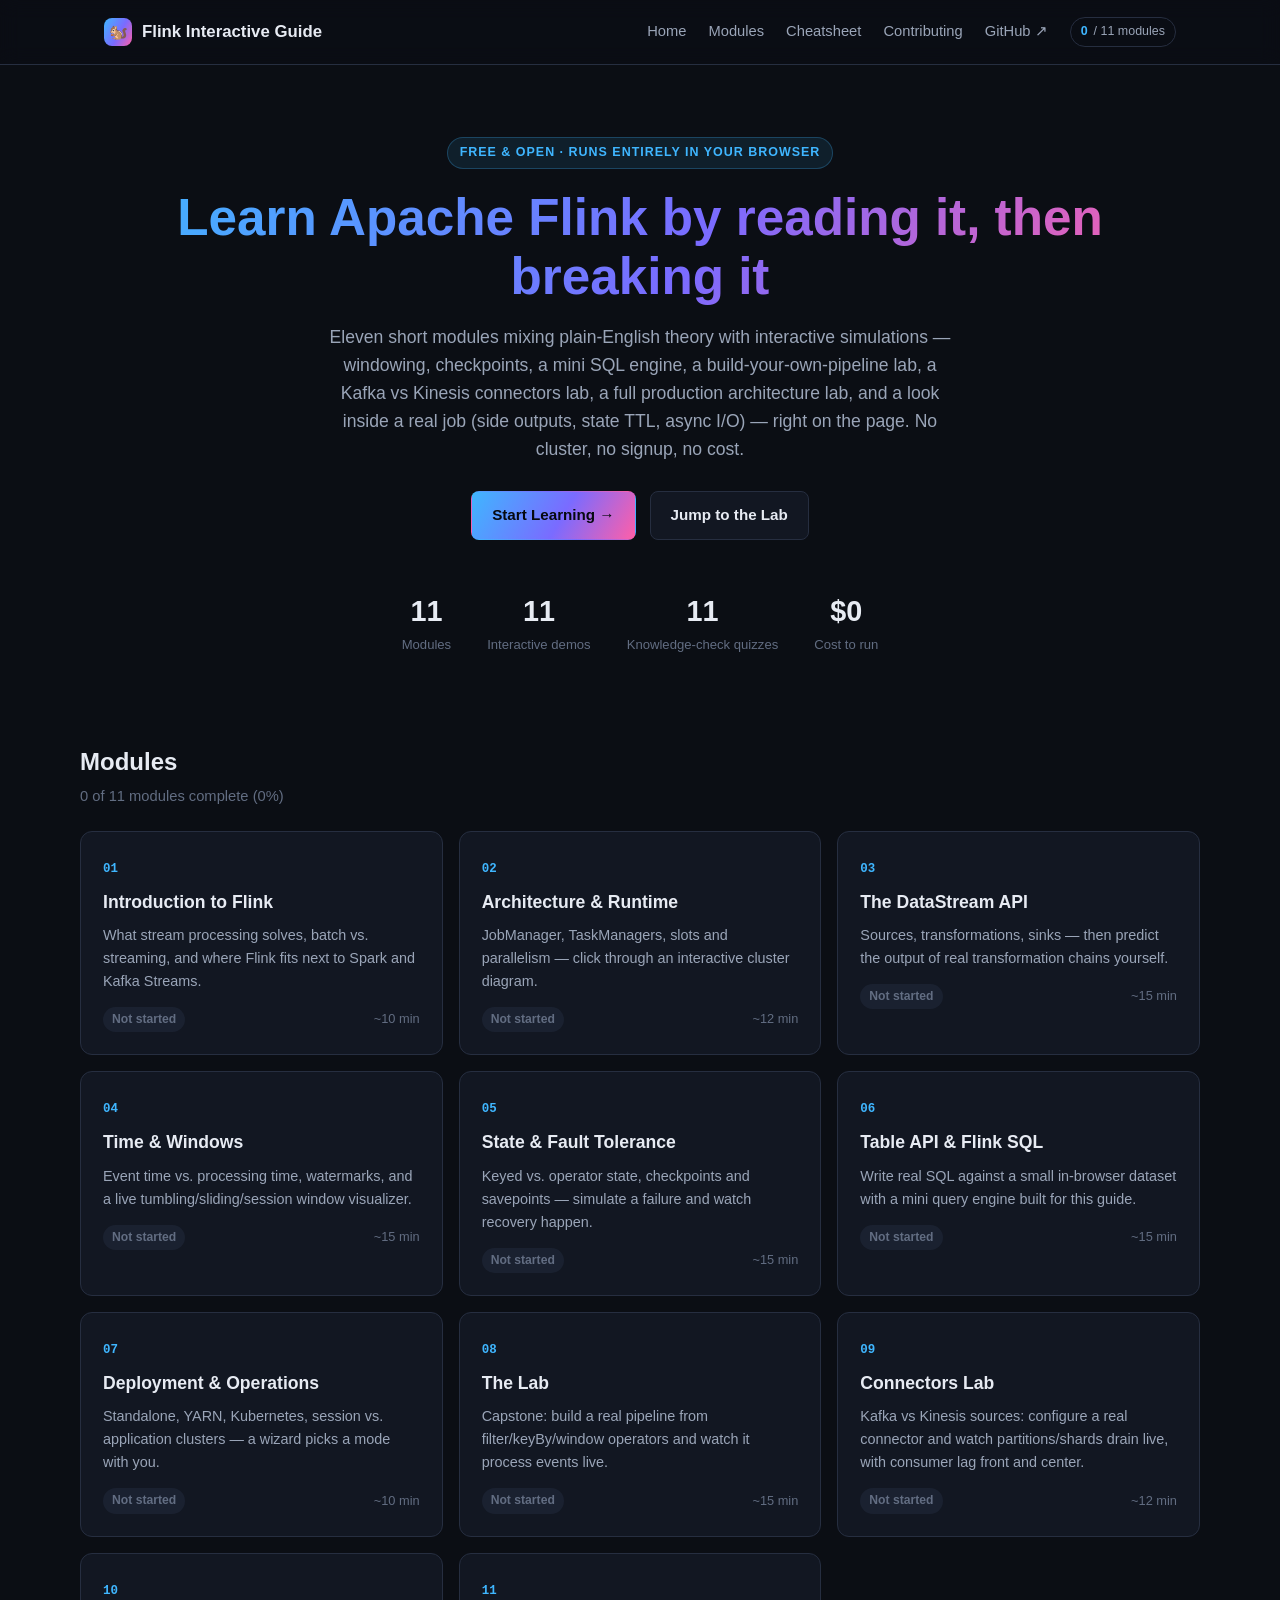
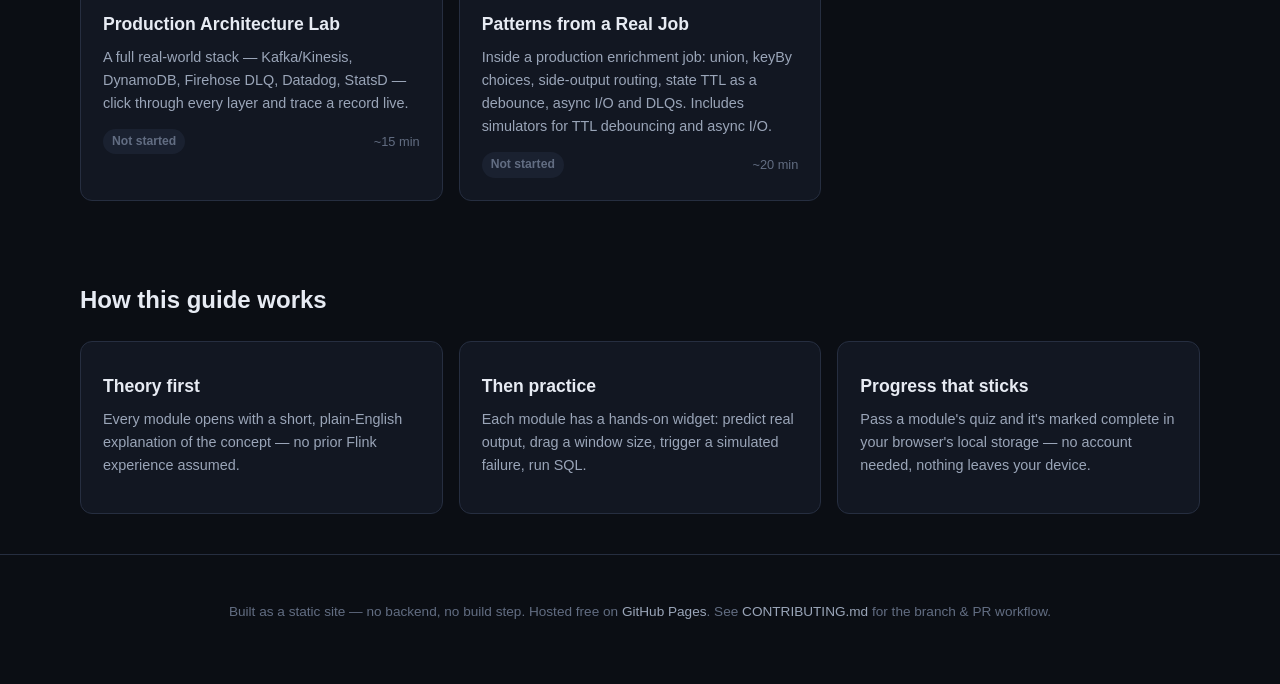
<file: index.html>
<!doctype html>
<html lang="en">
<head>
  <meta charset="UTF-8" />
  <meta name="viewport" content="width=device-width, initial-scale=1.0" />
  <title>Flink Interactive Guide — Learn Apache Flink by doing</title>
  <meta name="description" content="A free, interactive guide to Apache Flink: theory, diagrams, hands-on browser exercises, and a build-your-own-pipeline lab covering architecture, the DataStream API, windowing, state, SQL, and deployment." />
  <link rel="icon" href="data:image/svg+xml,<svg xmlns=%22http://www.w3.org/2000/svg%22 viewBox=%220 0 100 100%22><text y=%22.9em%22 font-size=%2290%22>🐿️</text></svg>" />
  <link rel="stylesheet" href="assets/css/style.css" />
</head>
<body>
  <header class="site-header">
    <div class="container">
      <a class="brand" href="index.html">
        <span class="brand-mark">🐿️</span>
        Flink Interactive Guide
      </a>
      <nav class="nav-links">
        <a href="index.html">Home</a>
        <a href="modules/01-introduction.html">Modules</a>
        <a href="cheatsheet.html">Cheatsheet</a>
        <a href="CONTRIBUTING.md">Contributing</a>
        <a href="https://github.com/trishala23/flink-interactive-guide" target="_blank" rel="noopener">GitHub ↗</a>
        <span class="progress-pill" data-progress-pill></span>
      </nav>
      <button class="nav-toggle" aria-label="Toggle menu">☰</button>
    </div>
  </header>

  <main>
    <section class="hero">
      <div class="container">
        <span class="eyebrow">Free &amp; open · runs entirely in your browser</span>
        <h1>Learn Apache Flink by reading it, then breaking it</h1>
        <p class="lead">
          Eleven short modules mixing plain-English theory with interactive
          simulations — windowing, checkpoints, a mini SQL engine, a
          build-your-own-pipeline lab, a Kafka vs Kinesis connectors lab,
          a full production architecture lab, and a look inside a real job
          (side outputs, state TTL, async I/O) — right on the page. No
          cluster, no signup, no cost.
        </p>
        <div class="hero-actions">
          <a class="btn btn-primary" href="modules/01-introduction.html">Start Learning →</a>
          <a class="btn btn-secondary" href="modules/08-lab.html">Jump to the Lab</a>
        </div>
        <div class="stat-row">
          <div class="stat"><div class="num">11</div><div class="label">Modules</div></div>
          <div class="stat"><div class="num">11</div><div class="label">Interactive demos</div></div>
          <div class="stat"><div class="num">11</div><div class="label">Knowledge-check quizzes</div></div>
          <div class="stat"><div class="num">$0</div><div class="label">Cost to run</div></div>
        </div>
      </div>
    </section>

    <section class="section container">
      <div class="section-head">
        <div>
          <h2>Modules</h2>
          <p data-overall-progress>0 of 11 modules complete (0%)</p>
        </div>
      </div>

      <div class="module-grid">
        <a class="card" href="modules/01-introduction.html">
          <span class="idx">01</span>
          <h3>Introduction to Flink</h3>
          <p>What stream processing solves, batch vs. streaming, and where Flink fits next to Spark and Kafka Streams.</p>
          <div class="card-foot">
            <span class="badge badge-todo" data-module-badge="introduction">Not started</span>
            <span>~10 min</span>
          </div>
        </a>

        <a class="card" href="modules/02-architecture.html">
          <span class="idx">02</span>
          <h3>Architecture &amp; Runtime</h3>
          <p>JobManager, TaskManagers, slots and parallelism — click through an interactive cluster diagram.</p>
          <div class="card-foot">
            <span class="badge badge-todo" data-module-badge="architecture">Not started</span>
            <span>~12 min</span>
          </div>
        </a>

        <a class="card" href="modules/03-datastream-api.html">
          <span class="idx">03</span>
          <h3>The DataStream API</h3>
          <p>Sources, transformations, sinks — then predict the output of real transformation chains yourself.</p>
          <div class="card-foot">
            <span class="badge badge-todo" data-module-badge="datastream-api">Not started</span>
            <span>~15 min</span>
          </div>
        </a>

        <a class="card" href="modules/04-windows-time.html">
          <span class="idx">04</span>
          <h3>Time &amp; Windows</h3>
          <p>Event time vs. processing time, watermarks, and a live tumbling/sliding/session window visualizer.</p>
          <div class="card-foot">
            <span class="badge badge-todo" data-module-badge="windows-time">Not started</span>
            <span>~15 min</span>
          </div>
        </a>

        <a class="card" href="modules/05-state-fault-tolerance.html">
          <span class="idx">05</span>
          <h3>State &amp; Fault Tolerance</h3>
          <p>Keyed vs. operator state, checkpoints and savepoints — simulate a failure and watch recovery happen.</p>
          <div class="card-foot">
            <span class="badge badge-todo" data-module-badge="state-fault-tolerance">Not started</span>
            <span>~15 min</span>
          </div>
        </a>

        <a class="card" href="modules/06-table-sql.html">
          <span class="idx">06</span>
          <h3>Table API &amp; Flink SQL</h3>
          <p>Write real SQL against a small in-browser dataset with a mini query engine built for this guide.</p>
          <div class="card-foot">
            <span class="badge badge-todo" data-module-badge="table-sql">Not started</span>
            <span>~15 min</span>
          </div>
        </a>

        <a class="card" href="modules/07-deployment.html">
          <span class="idx">07</span>
          <h3>Deployment &amp; Operations</h3>
          <p>Standalone, YARN, Kubernetes, session vs. application clusters — a wizard picks a mode with you.</p>
          <div class="card-foot">
            <span class="badge badge-todo" data-module-badge="deployment">Not started</span>
            <span>~10 min</span>
          </div>
        </a>

        <a class="card" href="modules/08-lab.html">
          <span class="idx">08</span>
          <h3>The Lab</h3>
          <p>Capstone: build a real pipeline from filter/keyBy/window operators and watch it process events live.</p>
          <div class="card-foot">
            <span class="badge badge-todo" data-module-badge="lab">Not started</span>
            <span>~15 min</span>
          </div>
        </a>

        <a class="card" href="modules/09-connectors.html">
          <span class="idx">09</span>
          <h3>Connectors Lab</h3>
          <p>Kafka vs Kinesis sources: configure a real connector and watch partitions/shards drain live, with consumer lag front and center.</p>
          <div class="card-foot">
            <span class="badge badge-todo" data-module-badge="connectors">Not started</span>
            <span>~12 min</span>
          </div>
        </a>

        <a class="card" href="modules/10-production-architecture.html">
          <span class="idx">10</span>
          <h3>Production Architecture Lab</h3>
          <p>A full real-world stack — Kafka/Kinesis, DynamoDB, Firehose DLQ, Datadog, StatsD — click through every layer and trace a record live.</p>
          <div class="card-foot">
            <span class="badge badge-todo" data-module-badge="production">Not started</span>
            <span>~15 min</span>
          </div>
        </a>

        <a class="card" href="modules/11-production-patterns.html">
          <span class="idx">11</span>
          <h3>Patterns from a Real Job</h3>
          <p>Inside a production enrichment job: union, keyBy choices, side-output routing, state TTL as a debounce, async I/O and DLQs. Includes simulators for TTL debouncing and async I/O.</p>
          <div class="card-foot">
            <span class="badge badge-todo" data-module-badge="patterns">Not started</span>
            <span>~20 min</span>
          </div>
        </a>
      </div>
    </section>

    <section class="section container">
      <div class="section-head">
        <div>
          <h2>How this guide works</h2>
        </div>
      </div>
      <div class="module-grid">
        <div class="card">
          <h3>Theory first</h3>
          <p>Every module opens with a short, plain-English explanation of the concept — no prior Flink experience assumed.</p>
        </div>
        <div class="card">
          <h3>Then practice</h3>
          <p>Each module has a hands-on widget: predict real output, drag a window size, trigger a simulated failure, run SQL.</p>
        </div>
        <div class="card">
          <h3>Progress that sticks</h3>
          <p>Pass a module's quiz and it's marked complete in your browser's local storage — no account needed, nothing leaves your device.</p>
        </div>
      </div>
    </section>
  </main>

  <footer class="site-footer">
    <div class="container">
      <p>
        Built as a static site — no backend, no build step. Hosted free on
        <a href="https://pages.github.com/" target="_blank" rel="noopener">GitHub Pages</a>.
        See <a href="CONTRIBUTING.md">CONTRIBUTING.md</a> for the branch &amp; PR workflow.
      </p>
    </div>
  </footer>

  <script src="assets/js/app.js"></script>
</body>
</html>
</file>
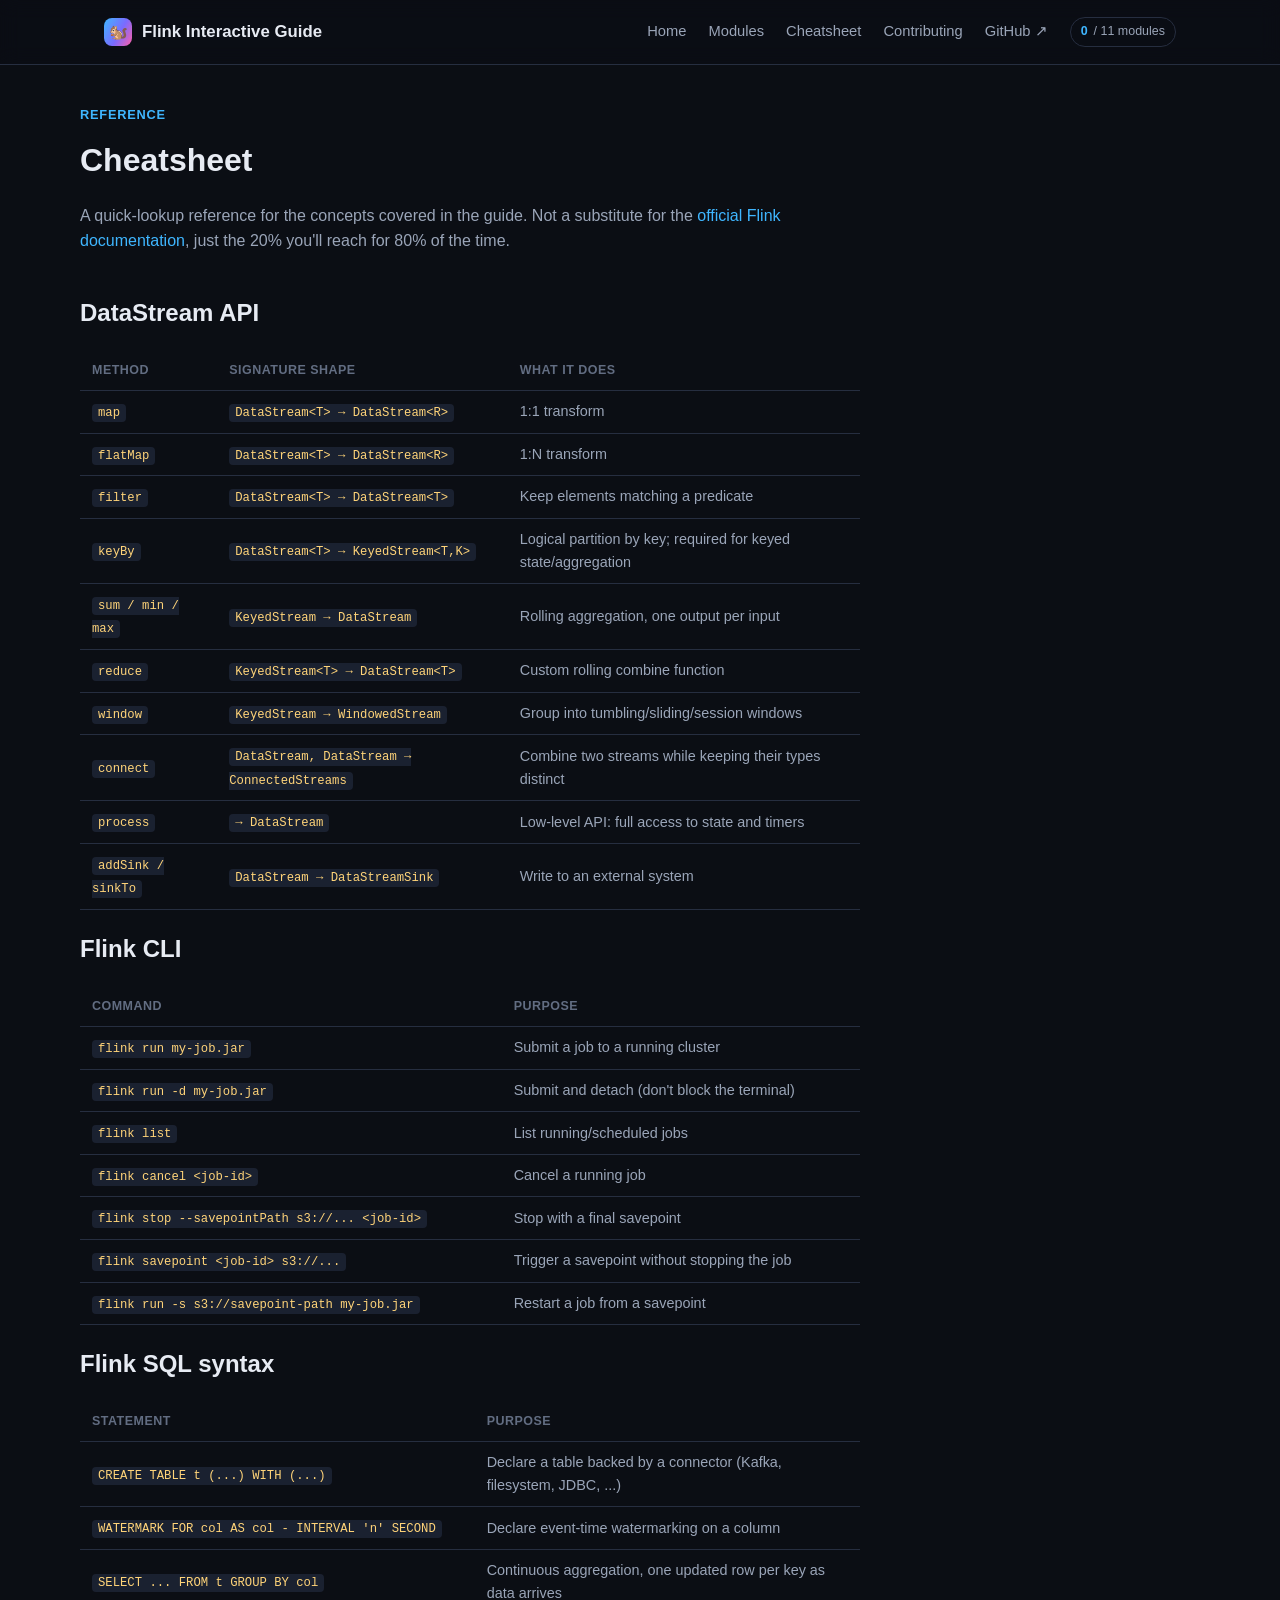
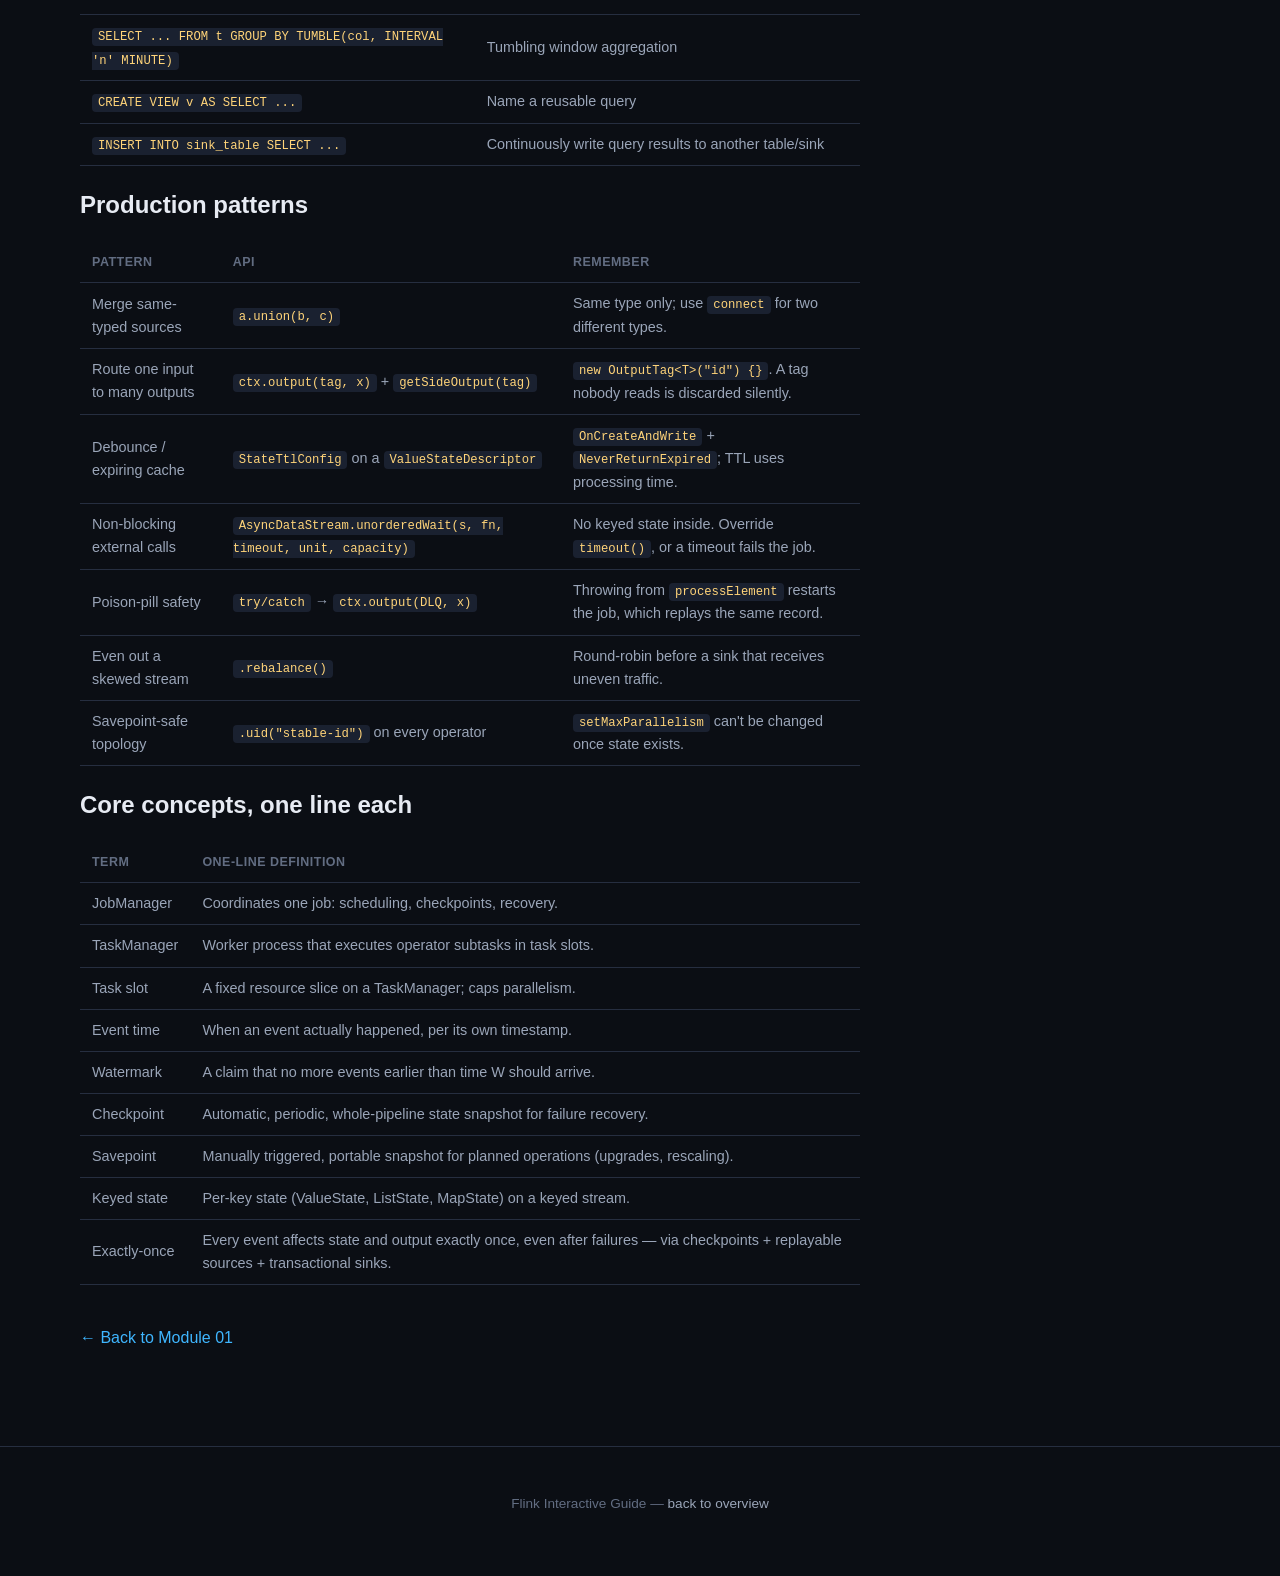
<file: cheatsheet.html>
<!doctype html>
<html lang="en">
<head>
  <meta charset="UTF-8" />
  <meta name="viewport" content="width=device-width, initial-scale=1.0" />
  <title>Cheatsheet — Flink Interactive Guide</title>
  <meta name="description" content="Quick reference for the Flink DataStream API, CLI commands, and Flink SQL syntax." />
  <link rel="icon" href="data:image/svg+xml,<svg xmlns=%22http://www.w3.org/2000/svg%22 viewBox=%220 0 100 100%22><text y=%22.9em%22 font-size=%2290%22>🐿️</text></svg>" />
  <link rel="stylesheet" href="assets/css/style.css" />
</head>
<body>
  <header class="site-header">
    <div class="container">
      <a class="brand" href="index.html">
        <span class="brand-mark">🐿️</span>
        Flink Interactive Guide
      </a>
      <nav class="nav-links">
        <a href="index.html">Home</a>
        <a href="modules/01-introduction.html">Modules</a>
        <a href="cheatsheet.html">Cheatsheet</a>
        <a href="CONTRIBUTING.md">Contributing</a>
        <a href="https://github.com/trishala23/flink-interactive-guide" target="_blank" rel="noopener">GitHub ↗</a>
        <span class="progress-pill" data-progress-pill></span>
      </nav>
      <button class="nav-toggle" aria-label="Toggle menu">☰</button>
    </div>
  </header>

  <div class="container" style="padding: 40px 0 80px;">
    <div class="module-kicker">Reference</div>
    <h1 style="font-size: 2rem; margin: 0 0 8px;">Cheatsheet</h1>
    <p style="color: var(--text-dim); max-width: 720px;">
      A quick-lookup reference for the concepts covered in the guide. Not a
      substitute for the <a href="https://nightlies.apache.org/flink/flink-docs-stable/" target="_blank" rel="noopener">official Flink documentation</a>,
      just the 20% you'll reach for 80% of the time.
    </p>

    <h2 style="margin-top: 40px;">DataStream API</h2>
    <table>
      <thead><tr><th>Method</th><th>Signature shape</th><th>What it does</th></tr></thead>
      <tbody>
        <tr><td><code>map</code></td><td><code>DataStream&lt;T&gt; → DataStream&lt;R&gt;</code></td><td>1:1 transform</td></tr>
        <tr><td><code>flatMap</code></td><td><code>DataStream&lt;T&gt; → DataStream&lt;R&gt;</code></td><td>1:N transform</td></tr>
        <tr><td><code>filter</code></td><td><code>DataStream&lt;T&gt; → DataStream&lt;T&gt;</code></td><td>Keep elements matching a predicate</td></tr>
        <tr><td><code>keyBy</code></td><td><code>DataStream&lt;T&gt; → KeyedStream&lt;T,K&gt;</code></td><td>Logical partition by key; required for keyed state/aggregation</td></tr>
        <tr><td><code>sum / min / max</code></td><td><code>KeyedStream → DataStream</code></td><td>Rolling aggregation, one output per input</td></tr>
        <tr><td><code>reduce</code></td><td><code>KeyedStream&lt;T&gt; → DataStream&lt;T&gt;</code></td><td>Custom rolling combine function</td></tr>
        <tr><td><code>window</code></td><td><code>KeyedStream → WindowedStream</code></td><td>Group into tumbling/sliding/session windows</td></tr>
        <tr><td><code>connect</code></td><td><code>DataStream, DataStream → ConnectedStreams</code></td><td>Combine two streams while keeping their types distinct</td></tr>
        <tr><td><code>process</code></td><td><code>→ DataStream</code></td><td>Low-level API: full access to state and timers</td></tr>
        <tr><td><code>addSink / sinkTo</code></td><td><code>DataStream → DataStreamSink</code></td><td>Write to an external system</td></tr>
      </tbody>
    </table>

    <h2>Flink CLI</h2>
    <table>
      <thead><tr><th>Command</th><th>Purpose</th></tr></thead>
      <tbody>
        <tr><td><code>flink run my-job.jar</code></td><td>Submit a job to a running cluster</td></tr>
        <tr><td><code>flink run -d my-job.jar</code></td><td>Submit and detach (don't block the terminal)</td></tr>
        <tr><td><code>flink list</code></td><td>List running/scheduled jobs</td></tr>
        <tr><td><code>flink cancel &lt;job-id&gt;</code></td><td>Cancel a running job</td></tr>
        <tr><td><code>flink stop --savepointPath s3://... &lt;job-id&gt;</code></td><td>Stop with a final savepoint</td></tr>
        <tr><td><code>flink savepoint &lt;job-id&gt; s3://...</code></td><td>Trigger a savepoint without stopping the job</td></tr>
        <tr><td><code>flink run -s s3://savepoint-path my-job.jar</code></td><td>Restart a job from a savepoint</td></tr>
      </tbody>
    </table>

    <h2>Flink SQL syntax</h2>
    <table>
      <thead><tr><th>Statement</th><th>Purpose</th></tr></thead>
      <tbody>
        <tr><td><code>CREATE TABLE t (...) WITH (...)</code></td><td>Declare a table backed by a connector (Kafka, filesystem, JDBC, ...)</td></tr>
        <tr><td><code>WATERMARK FOR col AS col - INTERVAL 'n' SECOND</code></td><td>Declare event-time watermarking on a column</td></tr>
        <tr><td><code>SELECT ... FROM t GROUP BY col</code></td><td>Continuous aggregation, one updated row per key as data arrives</td></tr>
        <tr><td><code>SELECT ... FROM t GROUP BY TUMBLE(col, INTERVAL 'n' MINUTE)</code></td><td>Tumbling window aggregation</td></tr>
        <tr><td><code>CREATE VIEW v AS SELECT ...</code></td><td>Name a reusable query</td></tr>
        <tr><td><code>INSERT INTO sink_table SELECT ...</code></td><td>Continuously write query results to another table/sink</td></tr>
      </tbody>
    </table>

    <h2>Production patterns</h2>
    <table>
      <thead><tr><th>Pattern</th><th>API</th><th>Remember</th></tr></thead>
      <tbody>
        <tr><td>Merge same-typed sources</td><td><code>a.union(b, c)</code></td><td>Same type only; use <code>connect</code> for two different types.</td></tr>
        <tr><td>Route one input to many outputs</td><td><code>ctx.output(tag, x)</code> + <code>getSideOutput(tag)</code></td><td><code>new OutputTag&lt;T&gt;("id") {}</code>. A tag nobody reads is discarded silently.</td></tr>
        <tr><td>Debounce / expiring cache</td><td><code>StateTtlConfig</code> on a <code>ValueStateDescriptor</code></td><td><code>OnCreateAndWrite</code> + <code>NeverReturnExpired</code>; TTL uses processing time.</td></tr>
        <tr><td>Non-blocking external calls</td><td><code>AsyncDataStream.unorderedWait(s, fn, timeout, unit, capacity)</code></td><td>No keyed state inside. Override <code>timeout()</code>, or a timeout fails the job.</td></tr>
        <tr><td>Poison-pill safety</td><td><code>try/catch</code> → <code>ctx.output(DLQ, x)</code></td><td>Throwing from <code>processElement</code> restarts the job, which replays the same record.</td></tr>
        <tr><td>Even out a skewed stream</td><td><code>.rebalance()</code></td><td>Round-robin before a sink that receives uneven traffic.</td></tr>
        <tr><td>Savepoint-safe topology</td><td><code>.uid("stable-id")</code> on every operator</td><td><code>setMaxParallelism</code> can't be changed once state exists.</td></tr>
      </tbody>
    </table>

    <h2>Core concepts, one line each</h2>
    <table>
      <thead><tr><th>Term</th><th>One-line definition</th></tr></thead>
      <tbody>
        <tr><td>JobManager</td><td>Coordinates one job: scheduling, checkpoints, recovery.</td></tr>
        <tr><td>TaskManager</td><td>Worker process that executes operator subtasks in task slots.</td></tr>
        <tr><td>Task slot</td><td>A fixed resource slice on a TaskManager; caps parallelism.</td></tr>
        <tr><td>Event time</td><td>When an event actually happened, per its own timestamp.</td></tr>
        <tr><td>Watermark</td><td>A claim that no more events earlier than time W should arrive.</td></tr>
        <tr><td>Checkpoint</td><td>Automatic, periodic, whole-pipeline state snapshot for failure recovery.</td></tr>
        <tr><td>Savepoint</td><td>Manually triggered, portable snapshot for planned operations (upgrades, rescaling).</td></tr>
        <tr><td>Keyed state</td><td>Per-key state (ValueState, ListState, MapState) on a keyed stream.</td></tr>
        <tr><td>Exactly-once</td><td>Every event affects state and output exactly once, even after failures — via checkpoints + replayable sources + transactional sinks.</td></tr>
      </tbody>
    </table>

    <p style="margin-top: 40px;"><a href="modules/01-introduction.html">← Back to Module 01</a></p>
  </div>

  <footer class="site-footer">
    <div class="container">
      <p>Flink Interactive Guide — <a href="index.html">back to overview</a></p>
    </div>
  </footer>

  <script src="assets/js/app.js"></script>
</body>
</html>
</file>
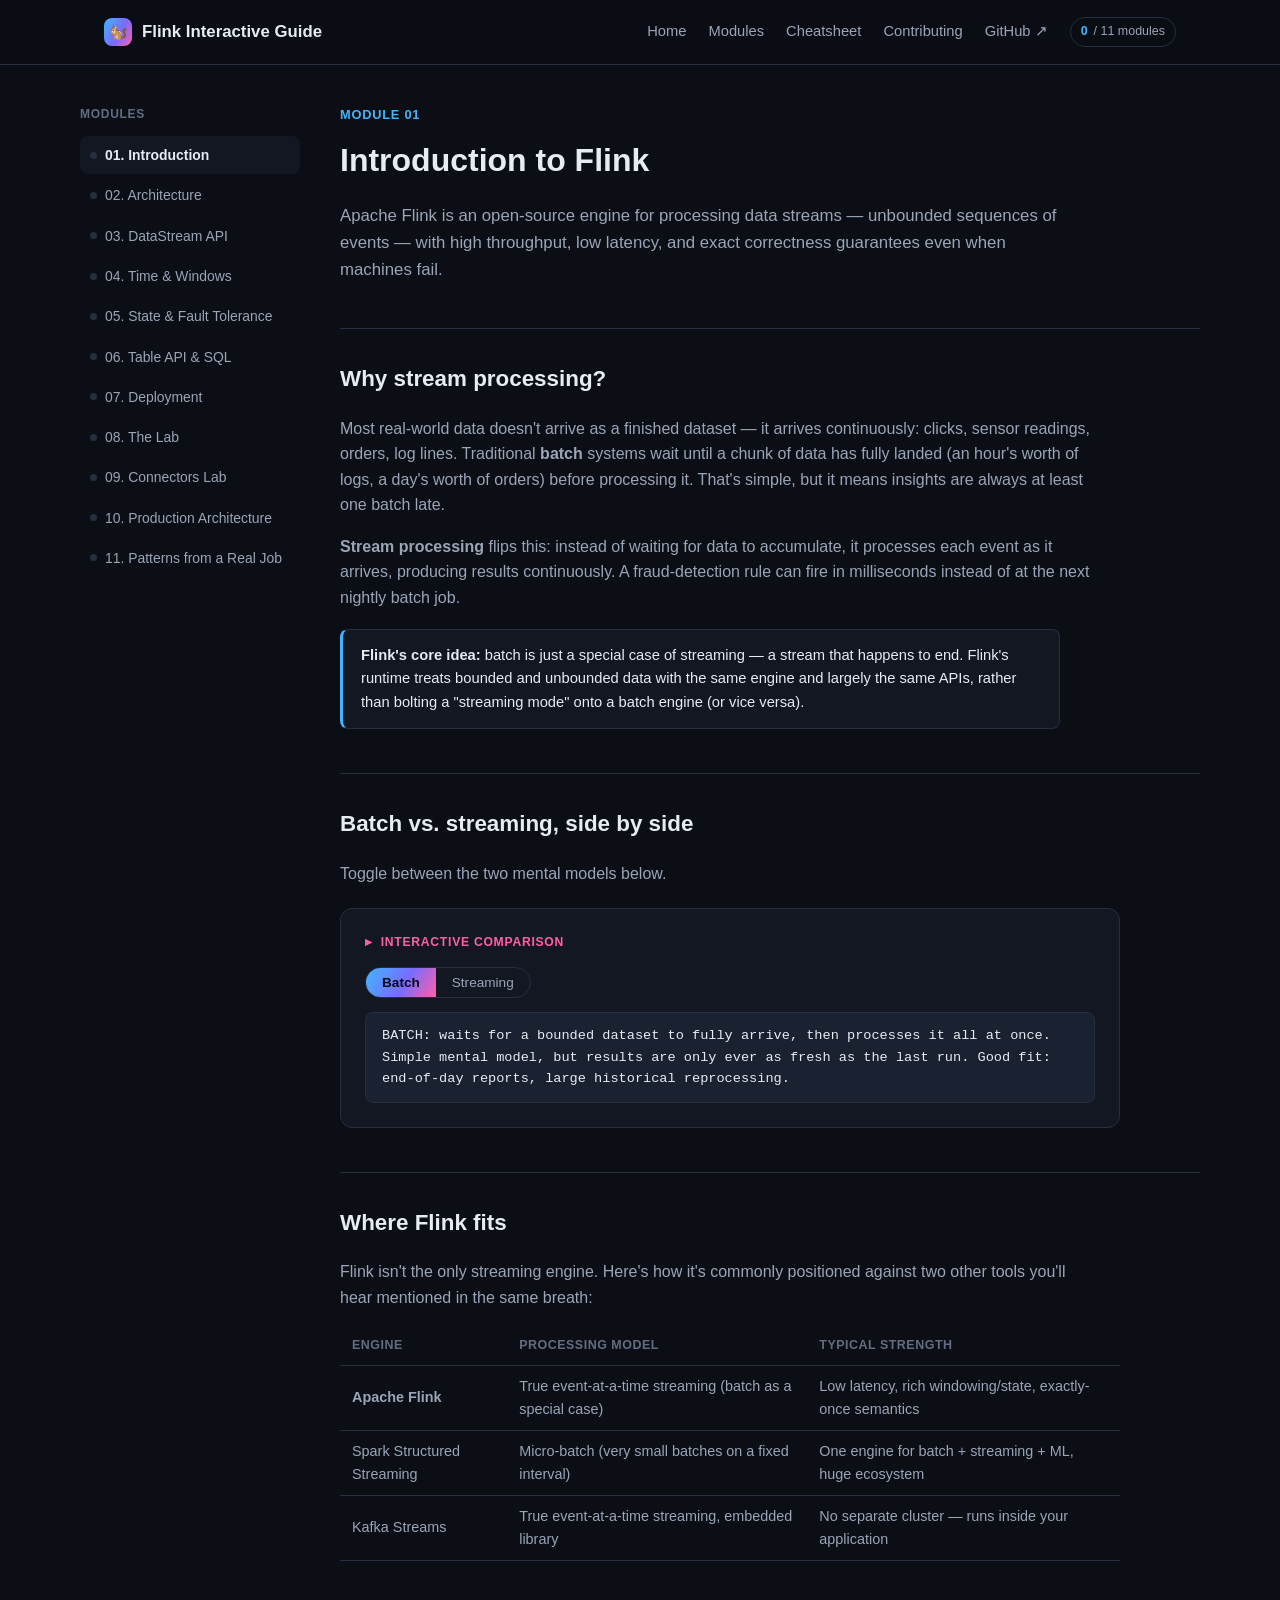
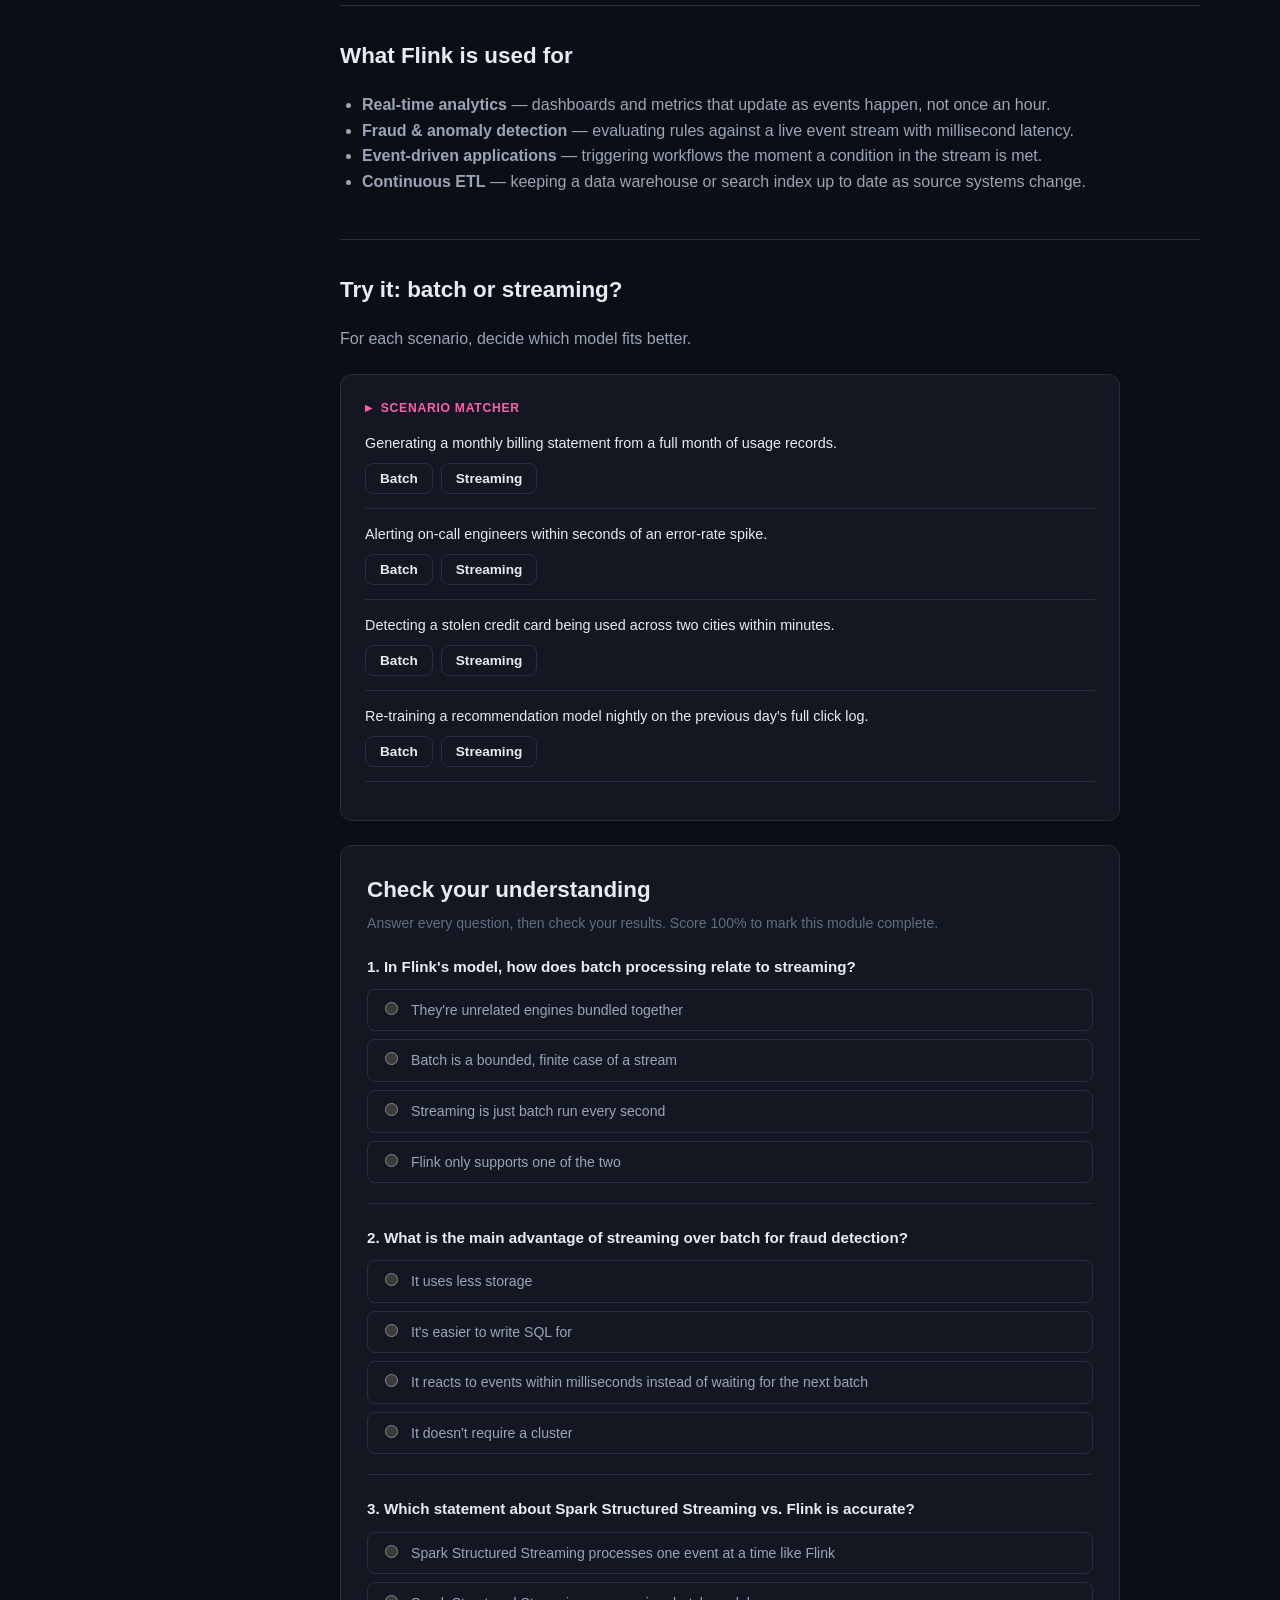
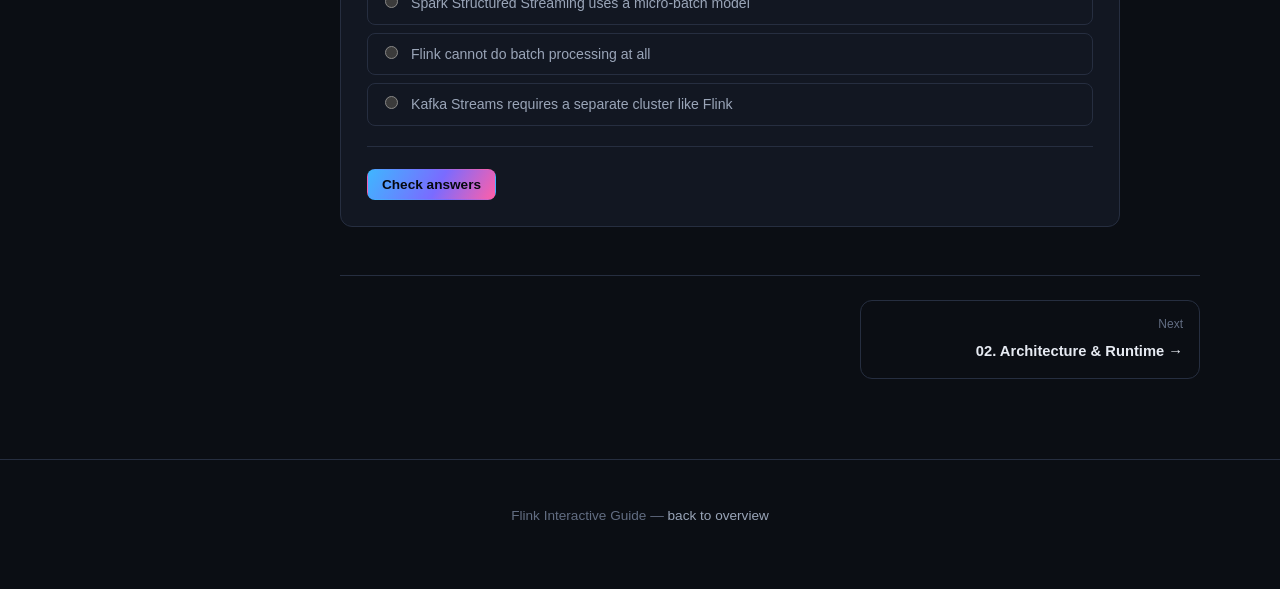
<file: modules/01-introduction.html>
<!doctype html>
<html lang="en">
<head>
  <meta charset="UTF-8" />
  <meta name="viewport" content="width=device-width, initial-scale=1.0" />
  <title>01 · Introduction to Flink — Flink Interactive Guide</title>
  <link rel="icon" href="data:image/svg+xml,<svg xmlns=%22http://www.w3.org/2000/svg%22 viewBox=%220 0 100 100%22><text y=%22.9em%22 font-size=%2290%22>🐿️</text></svg>" />
  <link rel="stylesheet" href="../assets/css/style.css" />
</head>
<body>
  <header class="site-header">
    <div class="container">
      <a class="brand" href="../index.html">
        <span class="brand-mark">🐿️</span>
        Flink Interactive Guide
      </a>
      <nav class="nav-links">
        <a href="../index.html">Home</a>
        <a href="01-introduction.html">Modules</a>
        <a href="../cheatsheet.html">Cheatsheet</a>
        <a href="../CONTRIBUTING.md">Contributing</a>
        <a href="https://github.com/trishala23/flink-interactive-guide" target="_blank" rel="noopener">GitHub ↗</a>
        <span class="progress-pill" data-progress-pill></span>
      </nav>
      <button class="nav-toggle" aria-label="Toggle menu">☰</button>
    </div>
  </header>

  <div class="container module-layout">
    <aside class="module-sidebar">
      <h4>Modules</h4>
      <ol>
        <li><a data-module-id="introduction" href="01-introduction.html"><span class="dot"></span>01. Introduction</a></li>
        <li><a data-module-id="architecture" href="02-architecture.html"><span class="dot"></span>02. Architecture</a></li>
        <li><a data-module-id="datastream-api" href="03-datastream-api.html"><span class="dot"></span>03. DataStream API</a></li>
        <li><a data-module-id="windows-time" href="04-windows-time.html"><span class="dot"></span>04. Time &amp; Windows</a></li>
        <li><a data-module-id="state-fault-tolerance" href="05-state-fault-tolerance.html"><span class="dot"></span>05. State &amp; Fault Tolerance</a></li>
        <li><a data-module-id="table-sql" href="06-table-sql.html"><span class="dot"></span>06. Table API &amp; SQL</a></li>
        <li><a data-module-id="deployment" href="07-deployment.html"><span class="dot"></span>07. Deployment</a></li>
        <li><a data-module-id="lab" href="08-lab.html"><span class="dot"></span>08. The Lab</a></li>
        <li><a data-module-id="connectors" href="09-connectors.html"><span class="dot"></span>09. Connectors Lab</a></li>
        <li><a data-module-id="production" href="10-production-architecture.html"><span class="dot"></span>10. Production Architecture</a></li>
      <li><a data-module-id="patterns" href="11-production-patterns.html"><span class="dot"></span>11. Patterns from a Real Job</a></li>
      </ol>
    </aside>

    <main class="module-main">
      <div class="module-kicker">Module 01</div>
      <h1>Introduction to Flink</h1>
      <p class="intro">
        Apache Flink is an open-source engine for processing data streams —
        unbounded sequences of events — with high throughput, low latency,
        and exact correctness guarantees even when machines fail.
      </p>

      <h2>Why stream processing?</h2>
      <p>
        Most real-world data doesn't arrive as a finished dataset — it
        arrives continuously: clicks, sensor readings, orders, log lines.
        Traditional <strong>batch</strong> systems wait until a chunk of
        data has fully landed (an hour's worth of logs, a day's worth of
        orders) before processing it. That's simple, but it means insights
        are always at least one batch late.
      </p>
      <p>
        <strong>Stream processing</strong> flips this: instead of waiting
        for data to accumulate, it processes each event as it arrives,
        producing results continuously. A fraud-detection rule can fire in
        milliseconds instead of at the next nightly batch job.
      </p>

      <div class="callout">
        <strong>Flink's core idea:</strong> batch is just a special case of
        streaming — a stream that happens to end. Flink's runtime treats
        bounded and unbounded data with the same engine and largely the
        same APIs, rather than bolting a "streaming mode" onto a batch
        engine (or vice versa).
      </div>

      <h2>Batch vs. streaming, side by side</h2>
      <p>Toggle between the two mental models below.</p>

      <div class="widget">
        <div class="widget-label">Interactive comparison</div>
        <div class="pill-toggle" id="batch-stream-toggle">
          <button type="button" class="active" data-mode="batch">Batch</button>
          <button type="button" data-mode="stream">Streaming</button>
        </div>
        <div class="result-box" id="batch-stream-box"></div>
      </div>

      <h2>Where Flink fits</h2>
      <p>
        Flink isn't the only streaming engine. Here's how it's commonly
        positioned against two other tools you'll hear mentioned in the
        same breath:
      </p>
      <table>
        <thead>
          <tr><th>Engine</th><th>Processing model</th><th>Typical strength</th></tr>
        </thead>
        <tbody>
          <tr>
            <td><strong>Apache Flink</strong></td>
            <td>True event-at-a-time streaming (batch as a special case)</td>
            <td>Low latency, rich windowing/state, exactly-once semantics</td>
          </tr>
          <tr>
            <td>Spark Structured Streaming</td>
            <td>Micro-batch (very small batches on a fixed interval)</td>
            <td>One engine for batch + streaming + ML, huge ecosystem</td>
          </tr>
          <tr>
            <td>Kafka Streams</td>
            <td>True event-at-a-time streaming, embedded library</td>
            <td>No separate cluster — runs inside your application</td>
          </tr>
        </tbody>
      </table>

      <h2>What Flink is used for</h2>
      <ul>
        <li><strong>Real-time analytics</strong> — dashboards and metrics that update as events happen, not once an hour.</li>
        <li><strong>Fraud &amp; anomaly detection</strong> — evaluating rules against a live event stream with millisecond latency.</li>
        <li><strong>Event-driven applications</strong> — triggering workflows the moment a condition in the stream is met.</li>
        <li><strong>Continuous ETL</strong> — keeping a data warehouse or search index up to date as source systems change.</li>
      </ul>

      <h2>Try it: batch or streaming?</h2>
      <p>For each scenario, decide which model fits better.</p>

      <div class="widget">
        <div class="widget-label">Scenario matcher</div>
        <div id="scenario-matcher"></div>
      </div>

      <div id="quiz-root" data-module-id="introduction"></div>

      <nav class="module-pager">
        <span></span>
        <a class="pager-link next" href="02-architecture.html">
          <span class="dir">Next</span>
          <span class="title">02. Architecture &amp; Runtime →</span>
        </a>
      </nav>
    </main>
  </div>

  <footer class="site-footer">
    <div class="container">
      <p>Flink Interactive Guide — <a href="../index.html">back to overview</a></p>
    </div>
  </footer>

  <script src="../assets/js/app.js"></script>
  <script>
    // Batch vs. streaming toggle
    (function () {
      const toggle = document.getElementById("batch-stream-toggle");
      const box = document.getElementById("batch-stream-box");
      const copy = {
        batch: "BATCH: waits for a bounded dataset to fully arrive, then " +
          "processes it all at once. Simple mental model, but results are " +
          "only ever as fresh as the last run. Good fit: end-of-day reports, " +
          "large historical reprocessing.",
        stream: "STREAMING: processes each event as it arrives, maintaining " +
          "running state (counts, aggregates, joins) between events. Results " +
          "are continuously up to date. Good fit: live dashboards, alerting, " +
          "anything where 'an hour late' is too late.",
      };
      function render(mode) {
        box.textContent = copy[mode];
      }
      toggle.querySelectorAll("button").forEach((btn) => {
        btn.addEventListener("click", () => {
          toggle.querySelectorAll("button").forEach((b) => b.classList.remove("active"));
          btn.classList.add("active");
          render(btn.dataset.mode);
        });
      });
      render("batch");
    })();

    // Scenario matcher
    (function () {
      const scenarios = [
        { text: "Generating a monthly billing statement from a full month of usage records.", answer: "batch" },
        { text: "Alerting on-call engineers within seconds of an error-rate spike.", answer: "stream" },
        { text: "Detecting a stolen credit card being used across two cities within minutes.", answer: "stream" },
        { text: "Re-training a recommendation model nightly on the previous day's full click log.", answer: "batch" },
      ];
      const root = document.getElementById("scenario-matcher");

      scenarios.forEach((s, i) => {
        const row = document.createElement("div");
        row.style.marginBottom = "14px";
        row.style.paddingBottom = "14px";
        row.style.borderBottom = "1px solid var(--border)";

        const p = document.createElement("p");
        p.style.margin = "0 0 8px";
        p.style.color = "var(--text)";
        p.style.fontSize = "0.9rem";
        p.textContent = s.text;
        row.appendChild(p);

        const btnBatch = document.createElement("button");
        btnBatch.className = "btn btn-secondary btn-sm";
        btnBatch.textContent = "Batch";
        btnBatch.style.marginRight = "8px";

        const btnStream = document.createElement("button");
        btnStream.className = "btn btn-secondary btn-sm";
        btnStream.textContent = "Streaming";

        const feedback = document.createElement("span");
        feedback.style.marginLeft = "10px";
        feedback.style.fontSize = "0.85rem";

        function choose(pick, btn) {
          [btnBatch, btnStream].forEach((b) => (b.disabled = true));
          if (pick === s.answer) {
            feedback.textContent = "✓ Right.";
            feedback.style.color = "var(--success)";
          } else {
            feedback.textContent = `✗ This one fits "${s.answer}" better.`;
            feedback.style.color = "var(--danger)";
          }
        }

        btnBatch.addEventListener("click", () => choose("batch", btnBatch));
        btnStream.addEventListener("click", () => choose("stream", btnStream));

        row.appendChild(btnBatch);
        row.appendChild(btnStream);
        row.appendChild(feedback);
        root.appendChild(row);
      });
    })();

    // Quiz data
    window.QUIZ_DATA = {
      title: "Check your understanding",
      questions: [
        {
          prompt: "In Flink's model, how does batch processing relate to streaming?",
          options: [
            "They're unrelated engines bundled together",
            "Batch is a bounded, finite case of a stream",
            "Streaming is just batch run every second",
            "Flink only supports one of the two",
          ],
          correct: 1,
          explain: "Flink treats a finite dataset as a stream that happens to end, so the same engine and largely the same APIs cover both.",
        },
        {
          prompt: "What is the main advantage of streaming over batch for fraud detection?",
          options: [
            "It uses less storage",
            "It's easier to write SQL for",
            "It reacts to events within milliseconds instead of waiting for the next batch",
            "It doesn't require a cluster",
          ],
          correct: 2,
          explain: "Streaming evaluates rules as each event arrives, so suspicious activity can be caught immediately rather than at the next scheduled run.",
        },
        {
          prompt: "Which statement about Spark Structured Streaming vs. Flink is accurate?",
          options: [
            "Spark Structured Streaming processes one event at a time like Flink",
            "Spark Structured Streaming uses a micro-batch model",
            "Flink cannot do batch processing at all",
            "Kafka Streams requires a separate cluster like Flink",
          ],
          correct: 1,
          explain: "Spark Structured Streaming is built on very small batches on an interval, while Flink and Kafka Streams process events individually.",
        },
      ],
    };
  </script>
  <script src="../assets/js/quiz.js"></script>
</body>
</html>
</file>
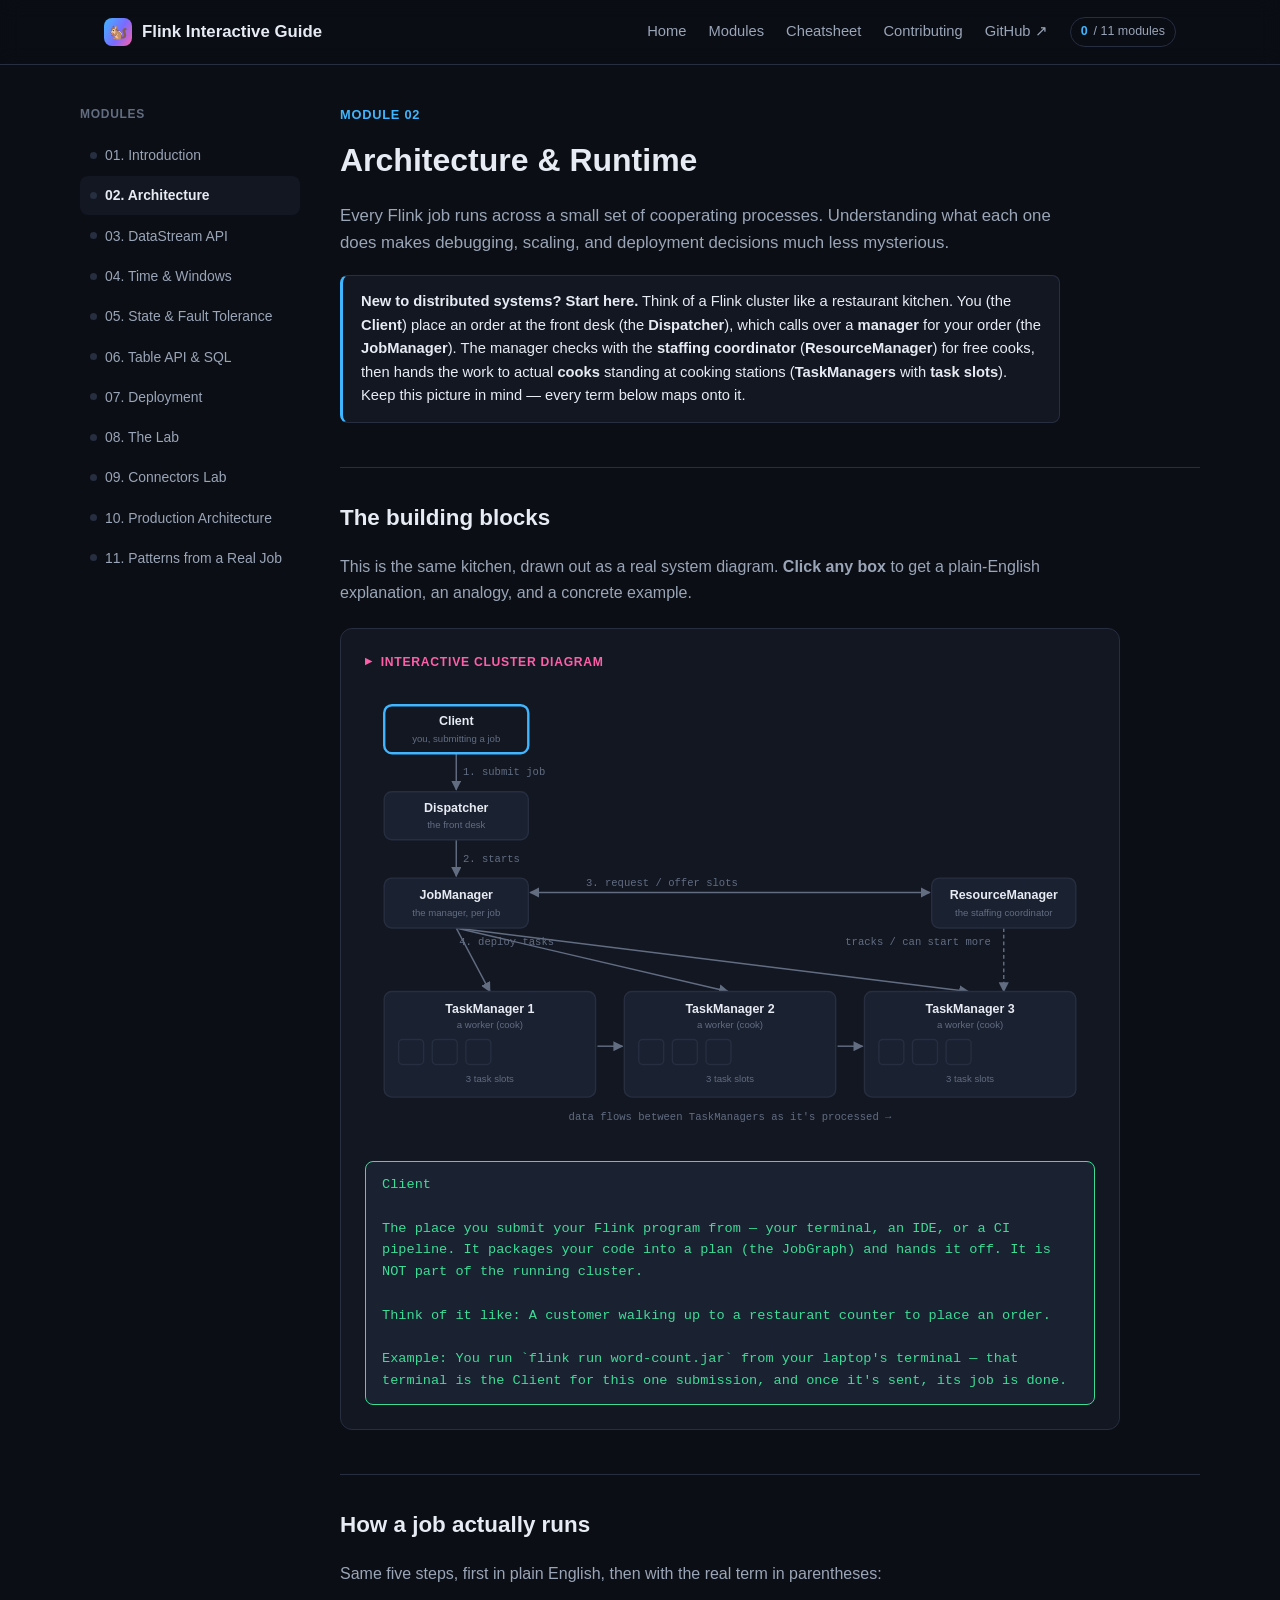
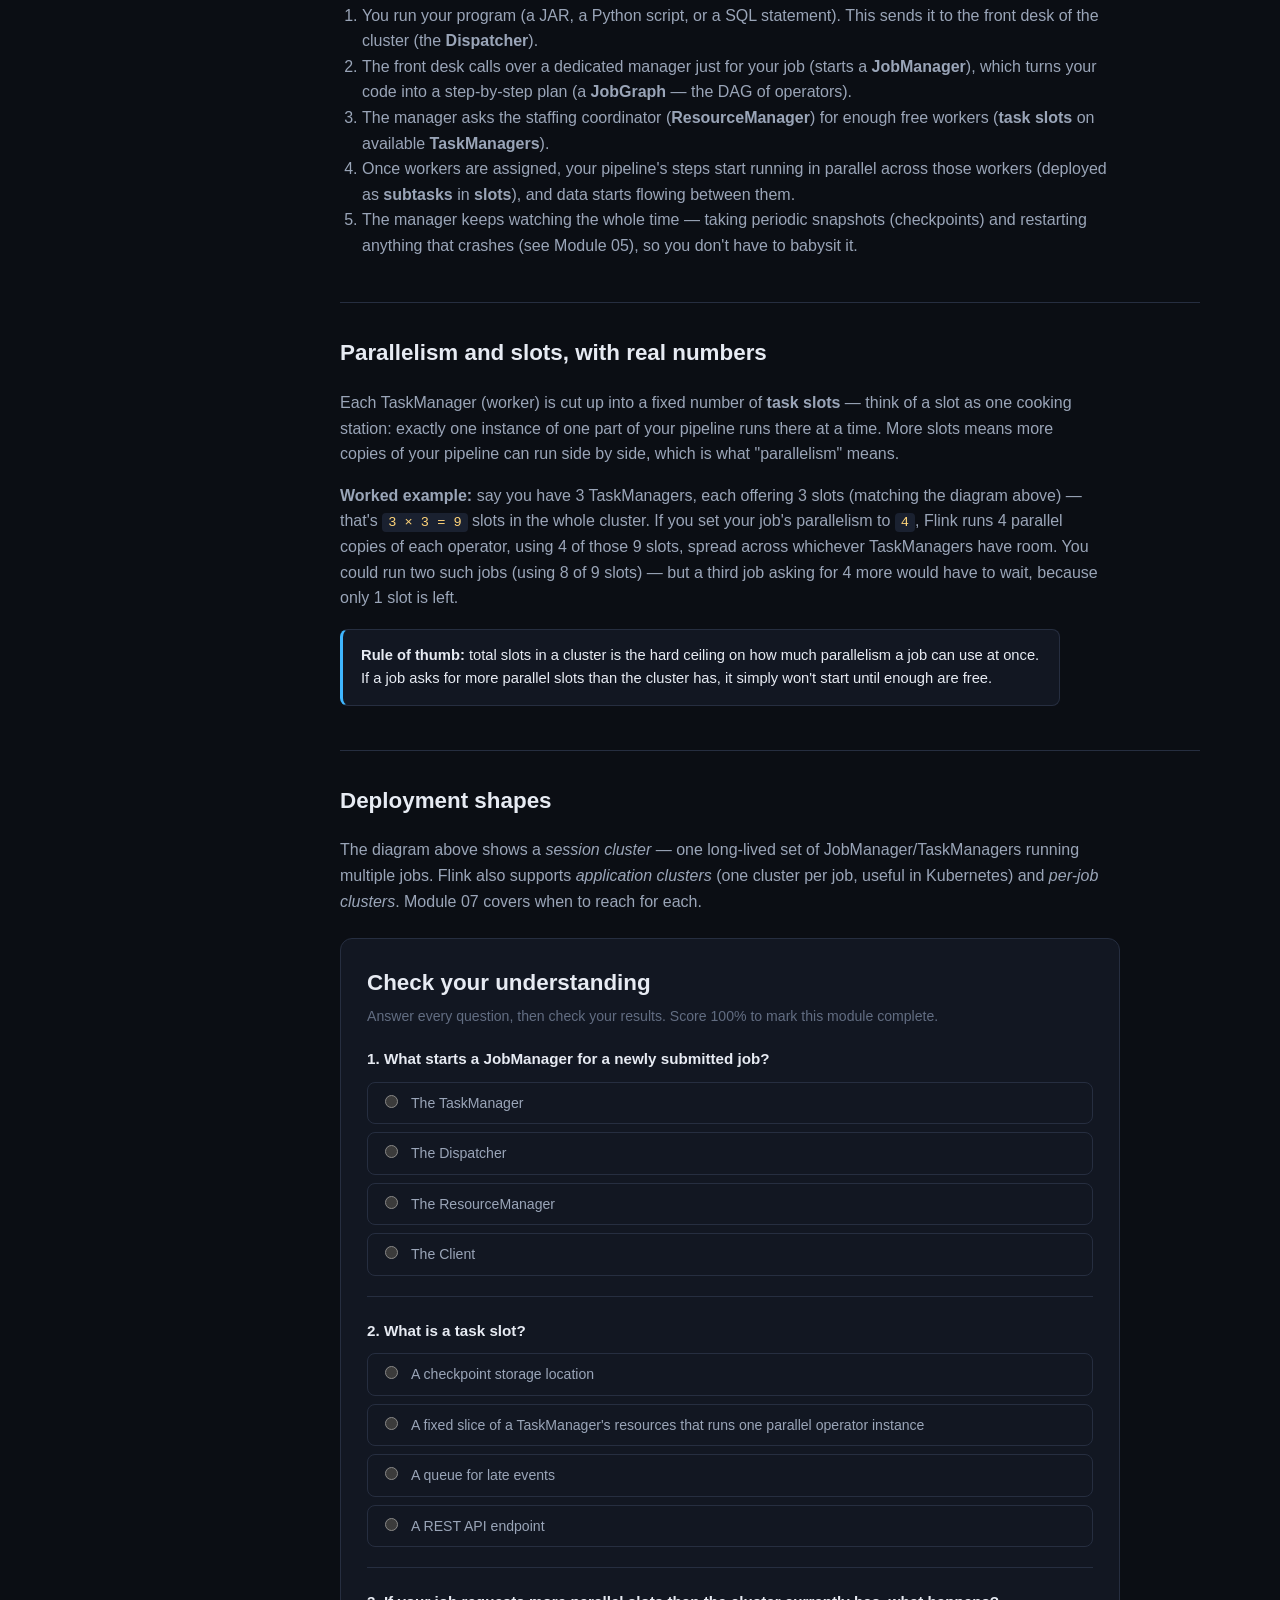
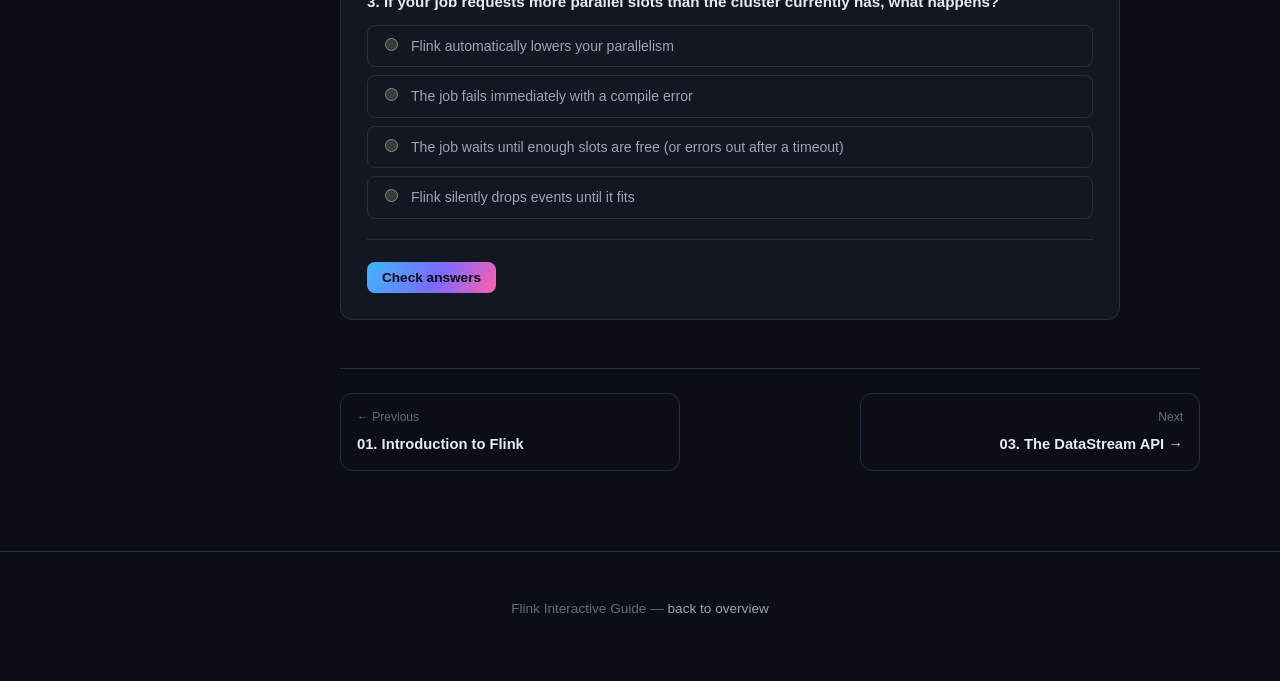
<file: modules/02-architecture.html>
<!doctype html>
<html lang="en">
<head>
  <meta charset="UTF-8" />
  <meta name="viewport" content="width=device-width, initial-scale=1.0" />
  <title>02 · Architecture & Runtime — Flink Interactive Guide</title>
  <link rel="icon" href="data:image/svg+xml,<svg xmlns=%22http://www.w3.org/2000/svg%22 viewBox=%220 0 100 100%22><text y=%22.9em%22 font-size=%2290%22>🐿️</text></svg>" />
  <link rel="stylesheet" href="../assets/css/style.css" />
  <style>
    .diagram-wrap { overflow-x: auto; }
    .diagram-wrap svg { display: block; width: 100%; height: auto; min-width: 640px; }
    .diagram-node rect { fill: var(--bg-elevated-2); stroke: var(--border); stroke-width: 1.5; transition: stroke 0.15s, fill 0.15s; }
    .diagram-node text { fill: var(--text); font-family: var(--sans); }
    .diagram-node .role { fill: var(--text-faint); font-size: 10px; }
    .diagram-node { cursor: pointer; }
    .diagram-node:hover rect, .diagram-node:focus rect { stroke: var(--accent); }
    .diagram-node.selected rect { stroke: var(--accent); stroke-width: 2.5; fill: var(--bg-elevated); }
    .diagram-slot { fill: var(--bg); stroke: var(--border); }
    .diagram-arrow { stroke: var(--text-faint); stroke-width: 1.5; fill: none; }
    .diagram-arrow.dashed { stroke-dasharray: 4 3; }
    .diagram-label { fill: var(--text-faint); font-size: 11px; font-family: var(--mono); }
  </style>
</head>
<body>
  <header class="site-header">
    <div class="container">
      <a class="brand" href="../index.html">
        <span class="brand-mark">🐿️</span>
        Flink Interactive Guide
      </a>
      <nav class="nav-links">
        <a href="../index.html">Home</a>
        <a href="01-introduction.html">Modules</a>
        <a href="../cheatsheet.html">Cheatsheet</a>
        <a href="../CONTRIBUTING.md">Contributing</a>
        <a href="https://github.com/trishala23/flink-interactive-guide" target="_blank" rel="noopener">GitHub ↗</a>
        <span class="progress-pill" data-progress-pill></span>
      </nav>
      <button class="nav-toggle" aria-label="Toggle menu">☰</button>
    </div>
  </header>

  <div class="container module-layout">
    <aside class="module-sidebar">
      <h4>Modules</h4>
      <ol>
        <li><a data-module-id="introduction" href="01-introduction.html"><span class="dot"></span>01. Introduction</a></li>
        <li><a data-module-id="architecture" href="02-architecture.html"><span class="dot"></span>02. Architecture</a></li>
        <li><a data-module-id="datastream-api" href="03-datastream-api.html"><span class="dot"></span>03. DataStream API</a></li>
        <li><a data-module-id="windows-time" href="04-windows-time.html"><span class="dot"></span>04. Time &amp; Windows</a></li>
        <li><a data-module-id="state-fault-tolerance" href="05-state-fault-tolerance.html"><span class="dot"></span>05. State &amp; Fault Tolerance</a></li>
        <li><a data-module-id="table-sql" href="06-table-sql.html"><span class="dot"></span>06. Table API &amp; SQL</a></li>
        <li><a data-module-id="deployment" href="07-deployment.html"><span class="dot"></span>07. Deployment</a></li>
        <li><a data-module-id="lab" href="08-lab.html"><span class="dot"></span>08. The Lab</a></li>
        <li><a data-module-id="connectors" href="09-connectors.html"><span class="dot"></span>09. Connectors Lab</a></li>
        <li><a data-module-id="production" href="10-production-architecture.html"><span class="dot"></span>10. Production Architecture</a></li>
      <li><a data-module-id="patterns" href="11-production-patterns.html"><span class="dot"></span>11. Patterns from a Real Job</a></li>
      </ol>
    </aside>

    <main class="module-main">
      <div class="module-kicker">Module 02</div>
      <h1>Architecture &amp; Runtime</h1>
      <p class="intro">
        Every Flink job runs across a small set of cooperating processes.
        Understanding what each one does makes debugging, scaling, and
        deployment decisions much less mysterious.
      </p>

      <div class="callout">
        <strong>New to distributed systems? Start here.</strong> Think of a
        Flink cluster like a restaurant kitchen. You (the <strong>Client</strong>)
        place an order at the front desk (the <strong>Dispatcher</strong>),
        which calls over a <strong>manager</strong> for your order (the
        <strong>JobManager</strong>). The manager checks with the
        <strong>staffing coordinator</strong> (<strong>ResourceManager</strong>)
        for free cooks, then hands the work to actual
        <strong>cooks</strong> standing at cooking stations
        (<strong>TaskManagers</strong> with <strong>task slots</strong>).
        Keep this picture in mind — every term below maps onto it.
      </div>

      <h2>The building blocks</h2>
      <p>
        This is the same kitchen, drawn out as a real system diagram.
        <strong>Click any box</strong> to get a plain-English explanation,
        an analogy, and a concrete example.
      </p>

      <div class="widget">
        <div class="widget-label">Interactive cluster diagram</div>
        <div class="diagram-wrap">
          <svg viewBox="0 0 760 480" role="img" aria-label="Flink cluster architecture diagram">
            <defs>
              <marker id="arrow" viewBox="0 0 10 10" refX="9" refY="5" markerWidth="7" markerHeight="7" orient="auto-start-reverse">
                <path d="M0,0 L10,5 L0,10 z" fill="var(--text-faint)" />
              </marker>
            </defs>

            <!-- Arrows (drawn first, so boxes sit on top) -->
            <path class="diagram-arrow" marker-end="url(#arrow)" d="M95,70 L95,108" />
            <text class="diagram-label" x="102" y="93">1. submit job</text>

            <path class="diagram-arrow" marker-end="url(#arrow)" d="M95,160 L95,198" />
            <text class="diagram-label" x="102" y="183">2. starts</text>

            <path class="diagram-arrow" marker-end="url(#arrow)" marker-start="url(#arrow)" d="M172,215 L588,215" />
            <text class="diagram-label" x="230" y="208">3. request / offer slots</text>

            <path class="diagram-arrow" marker-end="url(#arrow)" d="M95,252 L130,318" />
            <path class="diagram-arrow" marker-end="url(#arrow)" d="M95,252 L378,318" />
            <path class="diagram-arrow" marker-end="url(#arrow)" d="M95,252 L628,318" />
            <text class="diagram-label" x="98" y="270">4. deploy tasks</text>

            <path class="diagram-arrow dashed" marker-end="url(#arrow)" d="M665,252 L665,318" />
            <text class="diagram-label" x="500" y="270">tracks / can start more</text>

            <path class="diagram-arrow" marker-end="url(#arrow)" d="M242,375 L268,375" />
            <path class="diagram-arrow" marker-end="url(#arrow)" d="M492,375 L518,375" />
            <text class="diagram-label" x="380" y="452" text-anchor="middle">data flows between TaskManagers as it's processed →</text>

            <!-- Client -->
            <g class="diagram-node" data-component="Client" tabindex="0" role="button">
              <rect x="20" y="20" width="150" height="50" rx="8" />
              <text x="95" y="41" text-anchor="middle" font-weight="700" font-size="13">Client</text>
              <text class="role" x="95" y="58" text-anchor="middle">you, submitting a job</text>
            </g>

            <!-- Dispatcher -->
            <g class="diagram-node" data-component="Dispatcher" tabindex="0" role="button">
              <rect x="20" y="110" width="150" height="50" rx="8" />
              <text x="95" y="131" text-anchor="middle" font-weight="700" font-size="13">Dispatcher</text>
              <text class="role" x="95" y="148" text-anchor="middle">the front desk</text>
            </g>

            <!-- JobManager -->
            <g class="diagram-node" data-component="JobManager" tabindex="0" role="button">
              <rect x="20" y="200" width="150" height="52" rx="8" />
              <text x="95" y="222" text-anchor="middle" font-weight="700" font-size="13">JobManager</text>
              <text class="role" x="95" y="239" text-anchor="middle">the manager, per job</text>
            </g>

            <!-- ResourceManager -->
            <g class="diagram-node" data-component="ResourceManager" tabindex="0" role="button">
              <rect x="590" y="200" width="150" height="52" rx="8" />
              <text x="665" y="222" text-anchor="middle" font-weight="700" font-size="13">ResourceManager</text>
              <text class="role" x="665" y="239" text-anchor="middle">the staffing coordinator</text>
            </g>

            <!-- TaskManagers -->
            <g class="diagram-node" data-component="TaskManager" tabindex="0" role="button">
              <rect x="20" y="318" width="220" height="110" rx="8" />
              <text x="130" y="340" text-anchor="middle" font-weight="700" font-size="13">TaskManager 1</text>
              <text class="role" x="130" y="356" text-anchor="middle">a worker (cook)</text>
              <g class="diagram-node" data-component="Task Slot" tabindex="0" role="button">
                <rect class="diagram-slot" x="35" y="368" width="26" height="26" rx="4" />
                <rect class="diagram-slot" x="70" y="368" width="26" height="26" rx="4" />
                <rect class="diagram-slot" x="105" y="368" width="26" height="26" rx="4" />
              </g>
              <text class="role" x="130" y="412" text-anchor="middle">3 task slots</text>
            </g>

            <g class="diagram-node" data-component="TaskManager" tabindex="0" role="button">
              <rect x="270" y="318" width="220" height="110" rx="8" />
              <text x="380" y="340" text-anchor="middle" font-weight="700" font-size="13">TaskManager 2</text>
              <text class="role" x="380" y="356" text-anchor="middle">a worker (cook)</text>
              <g class="diagram-node" data-component="Task Slot" tabindex="0" role="button">
                <rect class="diagram-slot" x="285" y="368" width="26" height="26" rx="4" />
                <rect class="diagram-slot" x="320" y="368" width="26" height="26" rx="4" />
                <rect class="diagram-slot" x="355" y="368" width="26" height="26" rx="4" />
              </g>
              <text class="role" x="380" y="412" text-anchor="middle">3 task slots</text>
            </g>

            <g class="diagram-node" data-component="TaskManager" tabindex="0" role="button">
              <rect x="520" y="318" width="220" height="110" rx="8" />
              <text x="630" y="340" text-anchor="middle" font-weight="700" font-size="13">TaskManager 3</text>
              <text class="role" x="630" y="356" text-anchor="middle">a worker (cook)</text>
              <g class="diagram-node" data-component="Task Slot" tabindex="0" role="button">
                <rect class="diagram-slot" x="535" y="368" width="26" height="26" rx="4" />
                <rect class="diagram-slot" x="570" y="368" width="26" height="26" rx="4" />
                <rect class="diagram-slot" x="605" y="368" width="26" height="26" rx="4" />
              </g>
              <text class="role" x="630" y="412" text-anchor="middle">3 task slots</text>
            </g>
          </svg>
        </div>
        <div class="result-box" id="arch-detail">Click a box above to see what it does, in plain English.</div>
      </div>

      <h2>How a job actually runs</h2>
      <p>Same five steps, first in plain English, then with the real term in parentheses:</p>
      <ol>
        <li>You run your program (a JAR, a Python script, or a SQL statement). This sends it to the front desk of the cluster (the <strong>Dispatcher</strong>).</li>
        <li>The front desk calls over a dedicated manager just for your job (starts a <strong>JobManager</strong>), which turns your code into a step-by-step plan (a <strong>JobGraph</strong> — the DAG of operators).</li>
        <li>The manager asks the staffing coordinator (<strong>ResourceManager</strong>) for enough free workers (<strong>task slots</strong> on available <strong>TaskManagers</strong>).</li>
        <li>Once workers are assigned, your pipeline's steps start running in parallel across those workers (deployed as <strong>subtasks</strong> in <strong>slots</strong>), and data starts flowing between them.</li>
        <li>The manager keeps watching the whole time — taking periodic snapshots (checkpoints) and restarting anything that crashes (see Module 05), so you don't have to babysit it.</li>
      </ol>

      <h2>Parallelism and slots, with real numbers</h2>
      <p>
        Each TaskManager (worker) is cut up into a fixed number of
        <strong>task slots</strong> — think of a slot as one cooking
        station: exactly one instance of one part of your pipeline runs
        there at a time. More slots means more copies of your pipeline can
        run side by side, which is what "parallelism" means.
      </p>
      <p>
        <strong>Worked example:</strong> say you have 3 TaskManagers, each
        offering 3 slots (matching the diagram above) — that's
        <code>3 × 3 = 9</code> slots in the whole cluster. If you set your
        job's parallelism to <code>4</code>, Flink runs 4 parallel copies
        of each operator, using 4 of those 9 slots, spread across whichever
        TaskManagers have room. You could run two such jobs (using 8 of 9
        slots) — but a third job asking for 4 more would have to wait,
        because only 1 slot is left.
      </p>

      <div class="callout">
        <strong>Rule of thumb:</strong> total slots in a cluster is the hard
        ceiling on how much parallelism a job can use at once. If a job
        asks for more parallel slots than the cluster has, it simply won't
        start until enough are free.
      </div>

      <h2>Deployment shapes</h2>
      <p>
        The diagram above shows a <em>session cluster</em> — one long-lived
        set of JobManager/TaskManagers running multiple jobs. Flink also
        supports <em>application clusters</em> (one cluster per job,
        useful in Kubernetes) and <em>per-job clusters</em>. Module 07
        covers when to reach for each.
      </p>

      <div id="quiz-root" data-module-id="architecture"></div>

      <nav class="module-pager">
        <a class="pager-link prev" href="01-introduction.html">
          <span class="dir">← Previous</span>
          <span class="title">01. Introduction to Flink</span>
        </a>
        <a class="pager-link next" href="03-datastream-api.html">
          <span class="dir">Next</span>
          <span class="title">03. The DataStream API →</span>
        </a>
      </nav>
    </main>
  </div>

  <footer class="site-footer">
    <div class="container">
      <p>Flink Interactive Guide — <a href="../index.html">back to overview</a></p>
    </div>
  </footer>

  <script src="../assets/js/app.js"></script>
  <script>
    (function () {
      const components = {
        Client: {
          short: "The place you submit your Flink program from — your terminal, an IDE, or a CI pipeline. It packages your code into a plan (the JobGraph) and hands it off. It is NOT part of the running cluster.",
          analogy: "A customer walking up to a restaurant counter to place an order.",
          example: "You run `flink run word-count.jar` from your laptop's terminal — that terminal is the Client for this one submission, and once it's sent, its job is done.",
        },
        Dispatcher: {
          short: "The front desk of the cluster. It receives job submissions and, for each one, starts a brand-new JobManager to run it. It also serves the Flink Web UI you view in your browser.",
          analogy: "The host at a restaurant who takes your order and calls over a manager to handle it.",
          example: "Two people submit two different jobs at the same moment — the Dispatcher starts two separate JobManagers, one per job, so they don't interfere with each other.",
        },
        JobManager: {
          short: "The manager in charge of exactly ONE job. It turns your program into a detailed execution plan, requests workers, hands out the work, and watches over it the whole time it runs — including recovering it automatically if something crashes.",
          analogy: "The restaurant manager who plans out a big order, assigns it to specific cooks, and steps in if a cook drops a dish.",
          example: "If a TaskManager crashes mid-job, the JobManager notices, restarts just the affected work from the last checkpoint, and the job keeps running — you don't have to do anything.",
        },
        ResourceManager: {
          short: "Keeps track of how many workers (TaskManagers, and their slots) are free across the whole cluster, and hands them out to JobManagers that ask for some. If more are needed, it can ask the underlying platform (Kubernetes, YARN, etc.) to start additional TaskManagers.",
          analogy: "The staffing coordinator who knows exactly how many cooks are free right now, and assigns them to whichever manager needs help.",
          example: "Your job needs 4 parallel workers. The ResourceManager checks: '3 slots are free right now, and I can start 1 more TaskManager' — then hands all 4 over to your JobManager.",
        },
        TaskManager: {
          short: "A worker process that does the actual work — running your map/filter/window logic on real data. Each TaskManager offers a handful of task slots and talks directly to other TaskManagers to pass data along your pipeline.",
          analogy: "An actual cook standing at a station, doing the cooking (processing data) once told what to make.",
          example: "For the pipeline `filter → map → sum`, one TaskManager might run the 'filter' step for part of your data while another runs 'map' for the next step, passing results between each other over the network.",
        },
        "Task Slot": {
          short: "One reserved lane of resources inside a TaskManager. Exactly one parallel copy of one part of your pipeline runs in each slot. The total number of slots in the whole cluster is the most parallel work you can run at the same time.",
          analogy: "One cooking station at the counter — only one cook (one instance of your pipeline logic) fits at each station.",
          example: "3 TaskManagers × 3 slots each = 9 slots total in the cluster (exactly what the diagram above shows) — so jobs can use up to 9 parallel slots before any new job has to wait for one to free up.",
        },
      };

      const detail = document.getElementById("arch-detail");
      const nodes = document.querySelectorAll(".diagram-node[data-component]");

      function show(name) {
        const c = components[name];
        nodes.forEach((n) => n.classList.toggle("selected", n.getAttribute("data-component") === name));
        detail.textContent =
          `${name}\n\n${c.short}\n\nThink of it like: ${c.analogy}\n\nExample: ${c.example}`;
        detail.className = "result-box ok";
      }

      nodes.forEach((node) => {
        const name = node.getAttribute("data-component");
        node.addEventListener("click", (e) => {
          e.stopPropagation();
          show(name);
        });
        node.addEventListener("keydown", (e) => {
          if (e.key === "Enter" || e.key === " ") {
            e.preventDefault();
            e.stopPropagation();
            show(name);
          }
        });
      });

      show("Client");
    })();

    window.QUIZ_DATA = {
      title: "Check your understanding",
      questions: [
        {
          prompt: "What starts a JobManager for a newly submitted job?",
          options: ["The TaskManager", "The Dispatcher", "The ResourceManager", "The Client"],
          correct: 1,
          explain: "The Dispatcher accepts submissions and launches a dedicated JobManager per job.",
        },
        {
          prompt: "What is a task slot?",
          options: [
            "A checkpoint storage location",
            "A fixed slice of a TaskManager's resources that runs one parallel operator instance",
            "A queue for late events",
            "A REST API endpoint",
          ],
          correct: 1,
          explain: "Slots are the unit of resource isolation on a TaskManager, and the total slot count caps a cluster's parallelism.",
        },
        {
          prompt: "If your job requests more parallel slots than the cluster currently has, what happens?",
          options: [
            "Flink automatically lowers your parallelism",
            "The job fails immediately with a compile error",
            "The job waits until enough slots are free (or errors out after a timeout)",
            "Flink silently drops events until it fits",
          ],
          correct: 2,
          explain: "Slot allocation blocks until enough are available; nothing runs at reduced parallelism without you configuring that.",
        },
      ],
    };
  </script>
  <script src="../assets/js/quiz.js"></script>
</body>
</html>
</file>
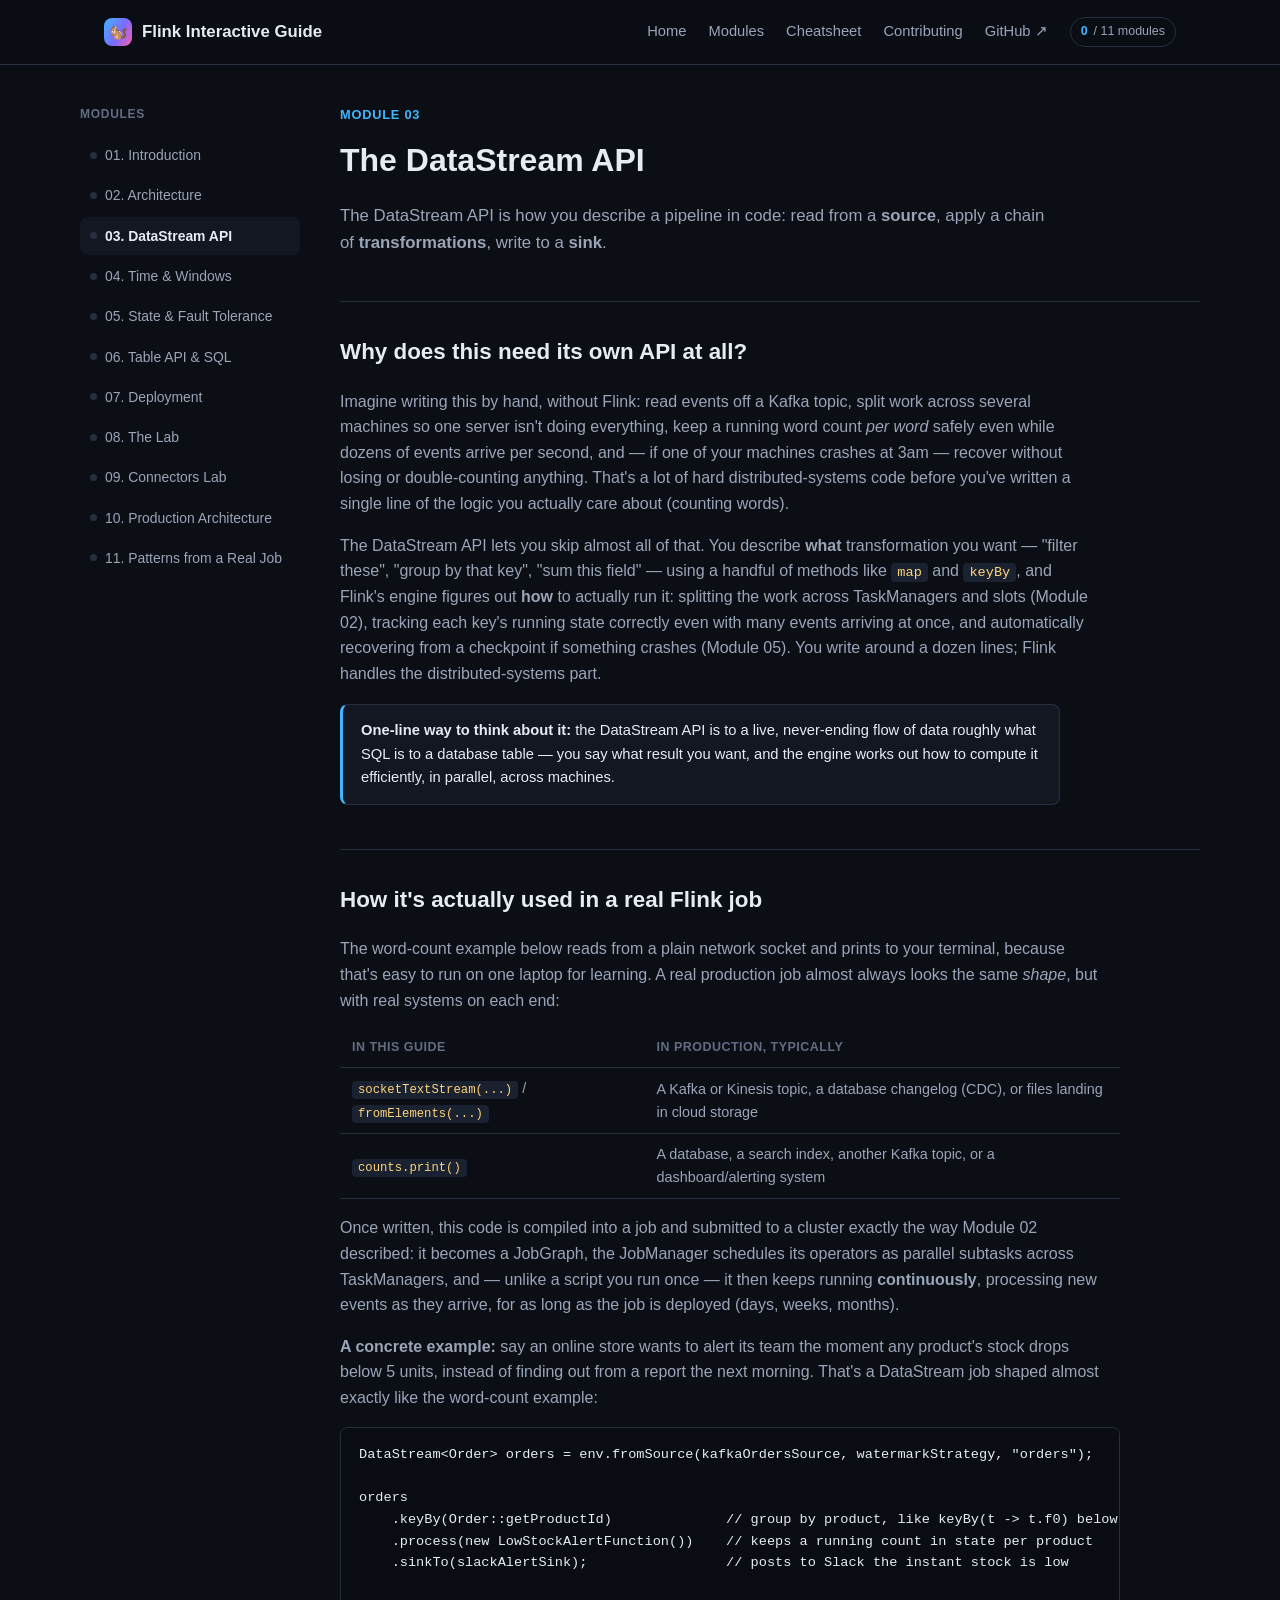
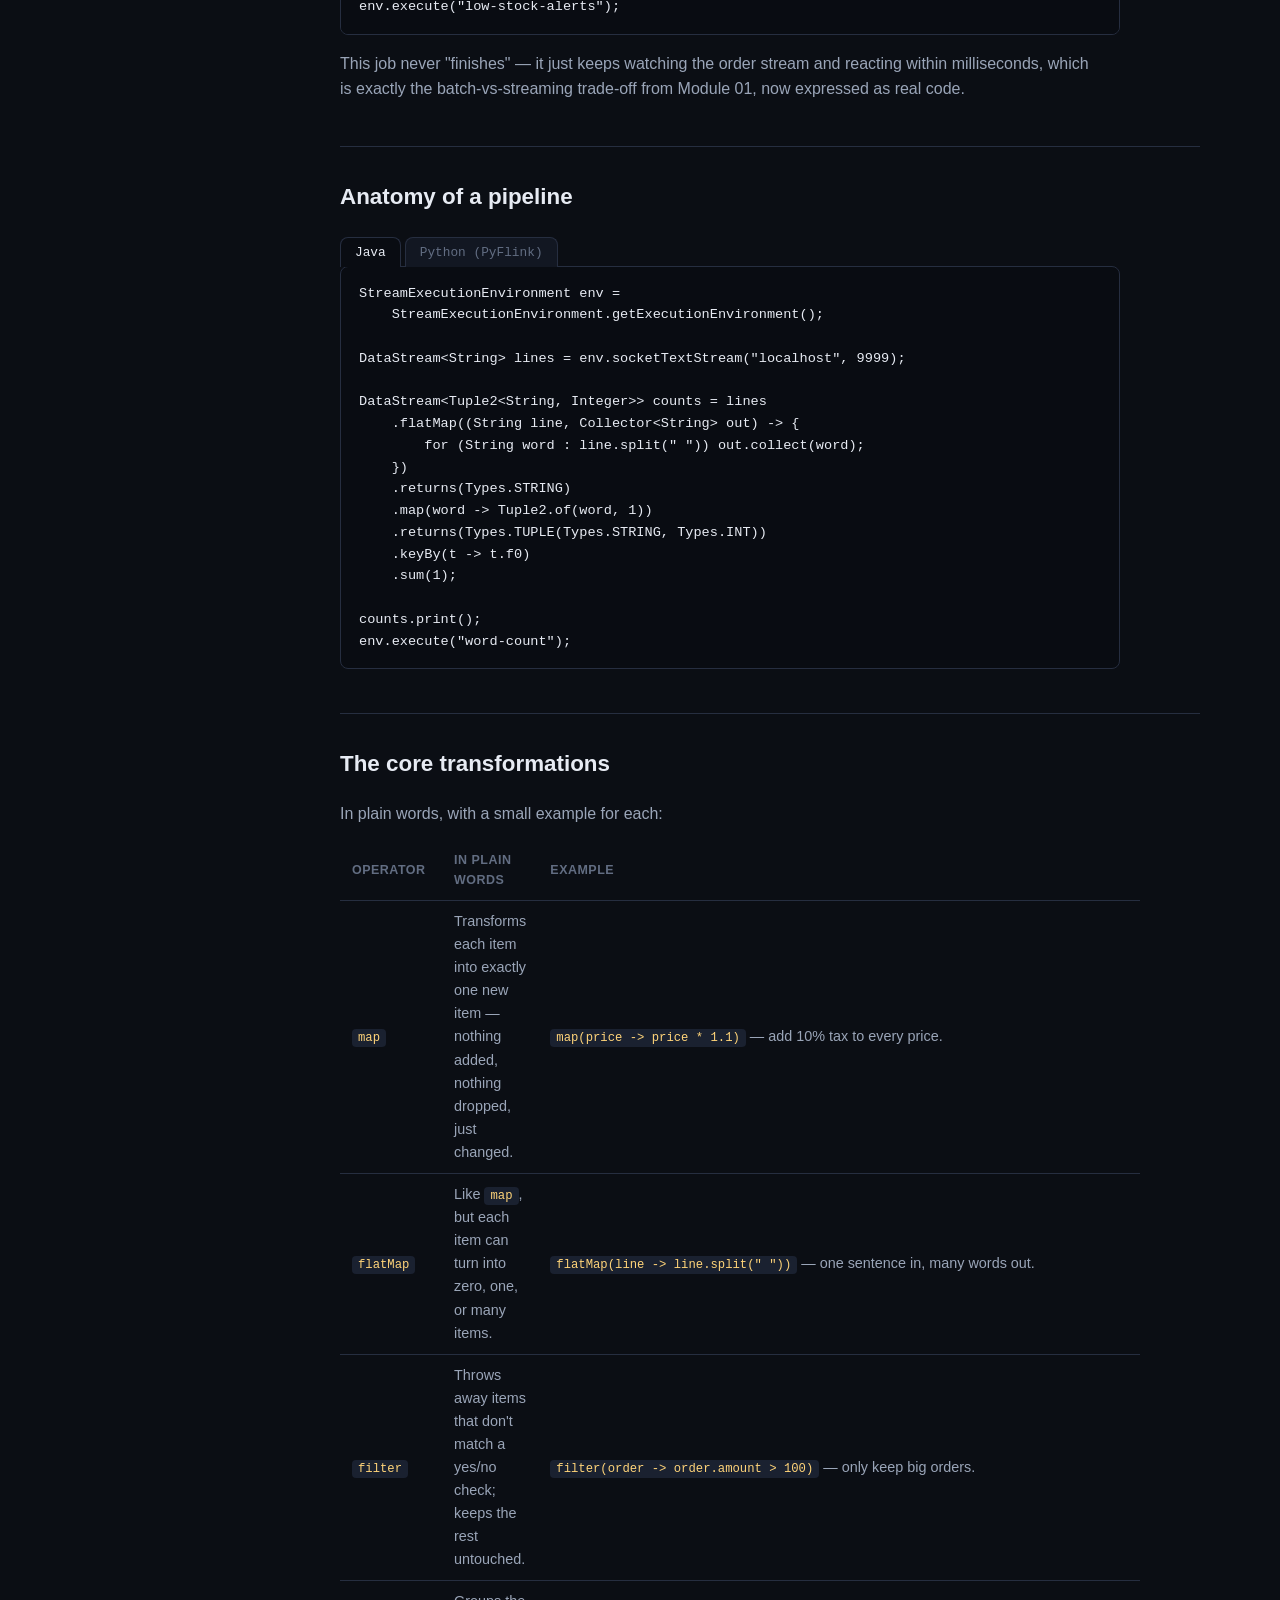
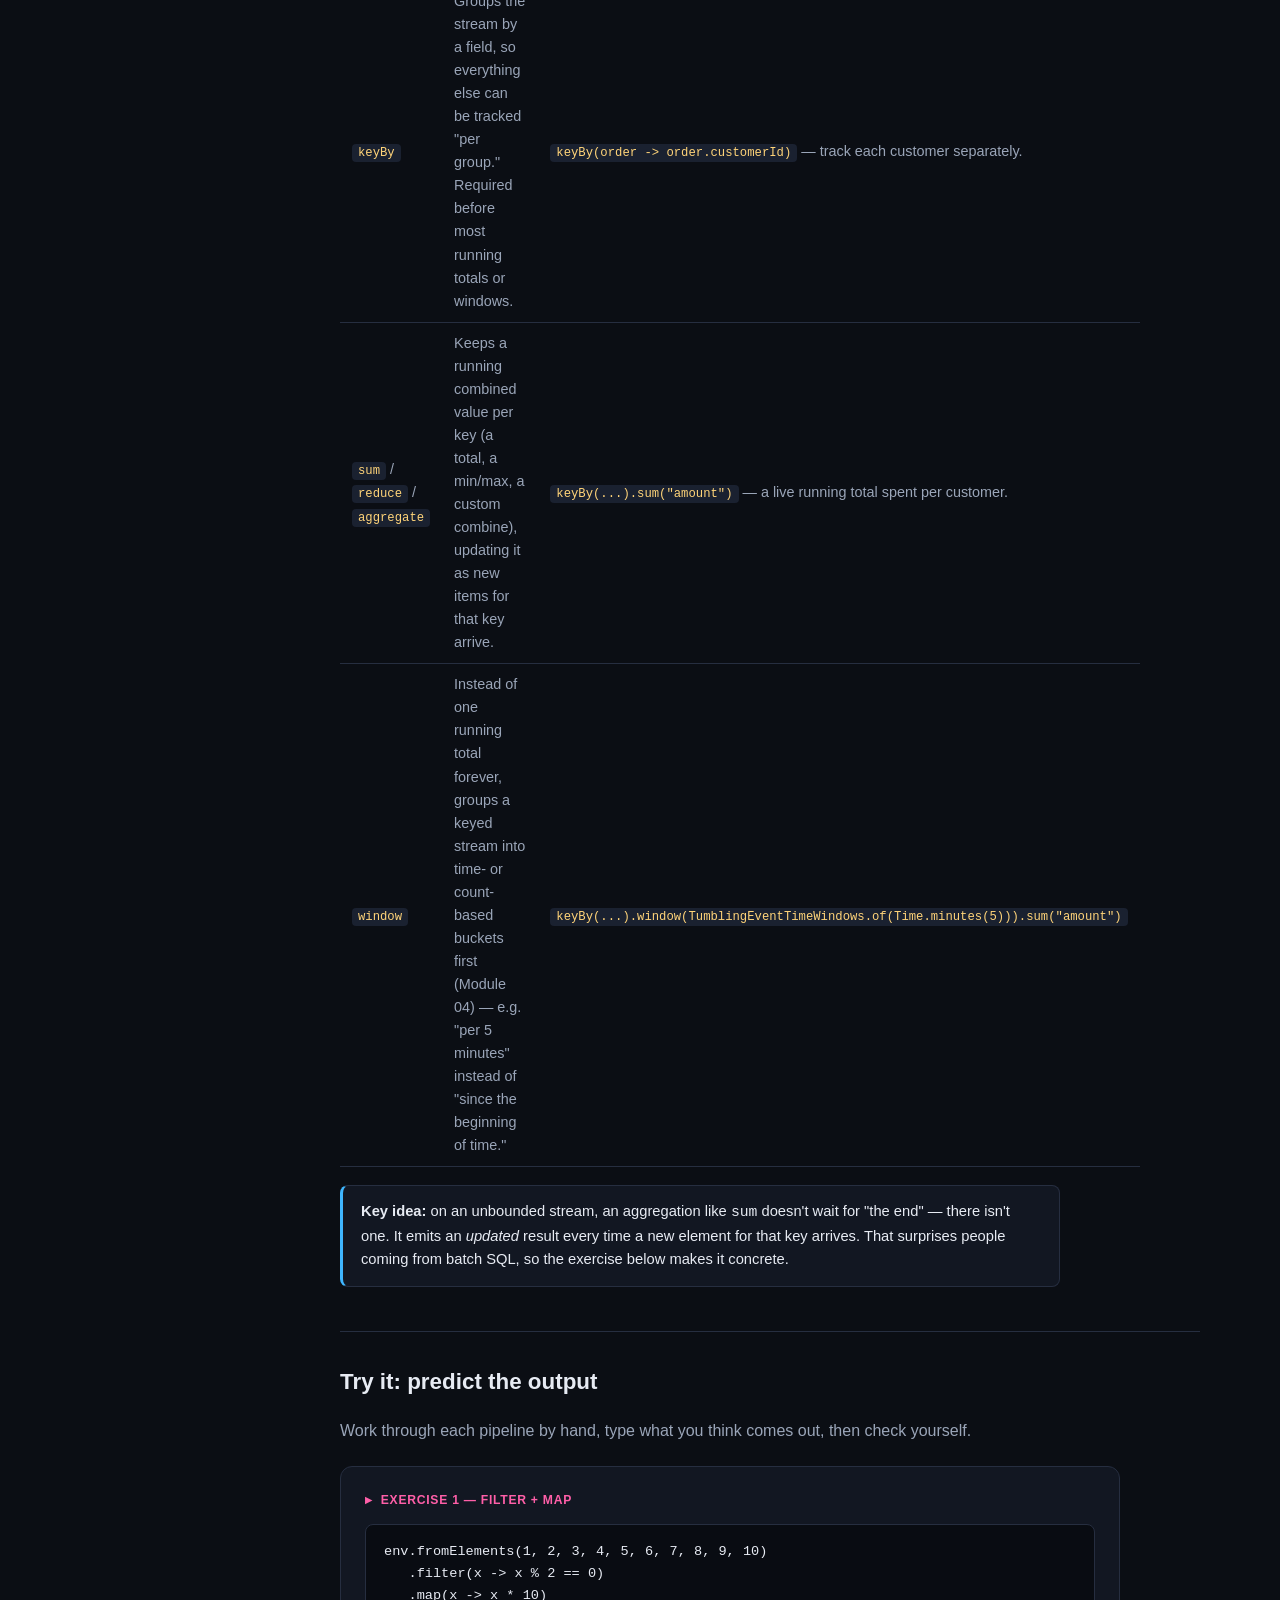
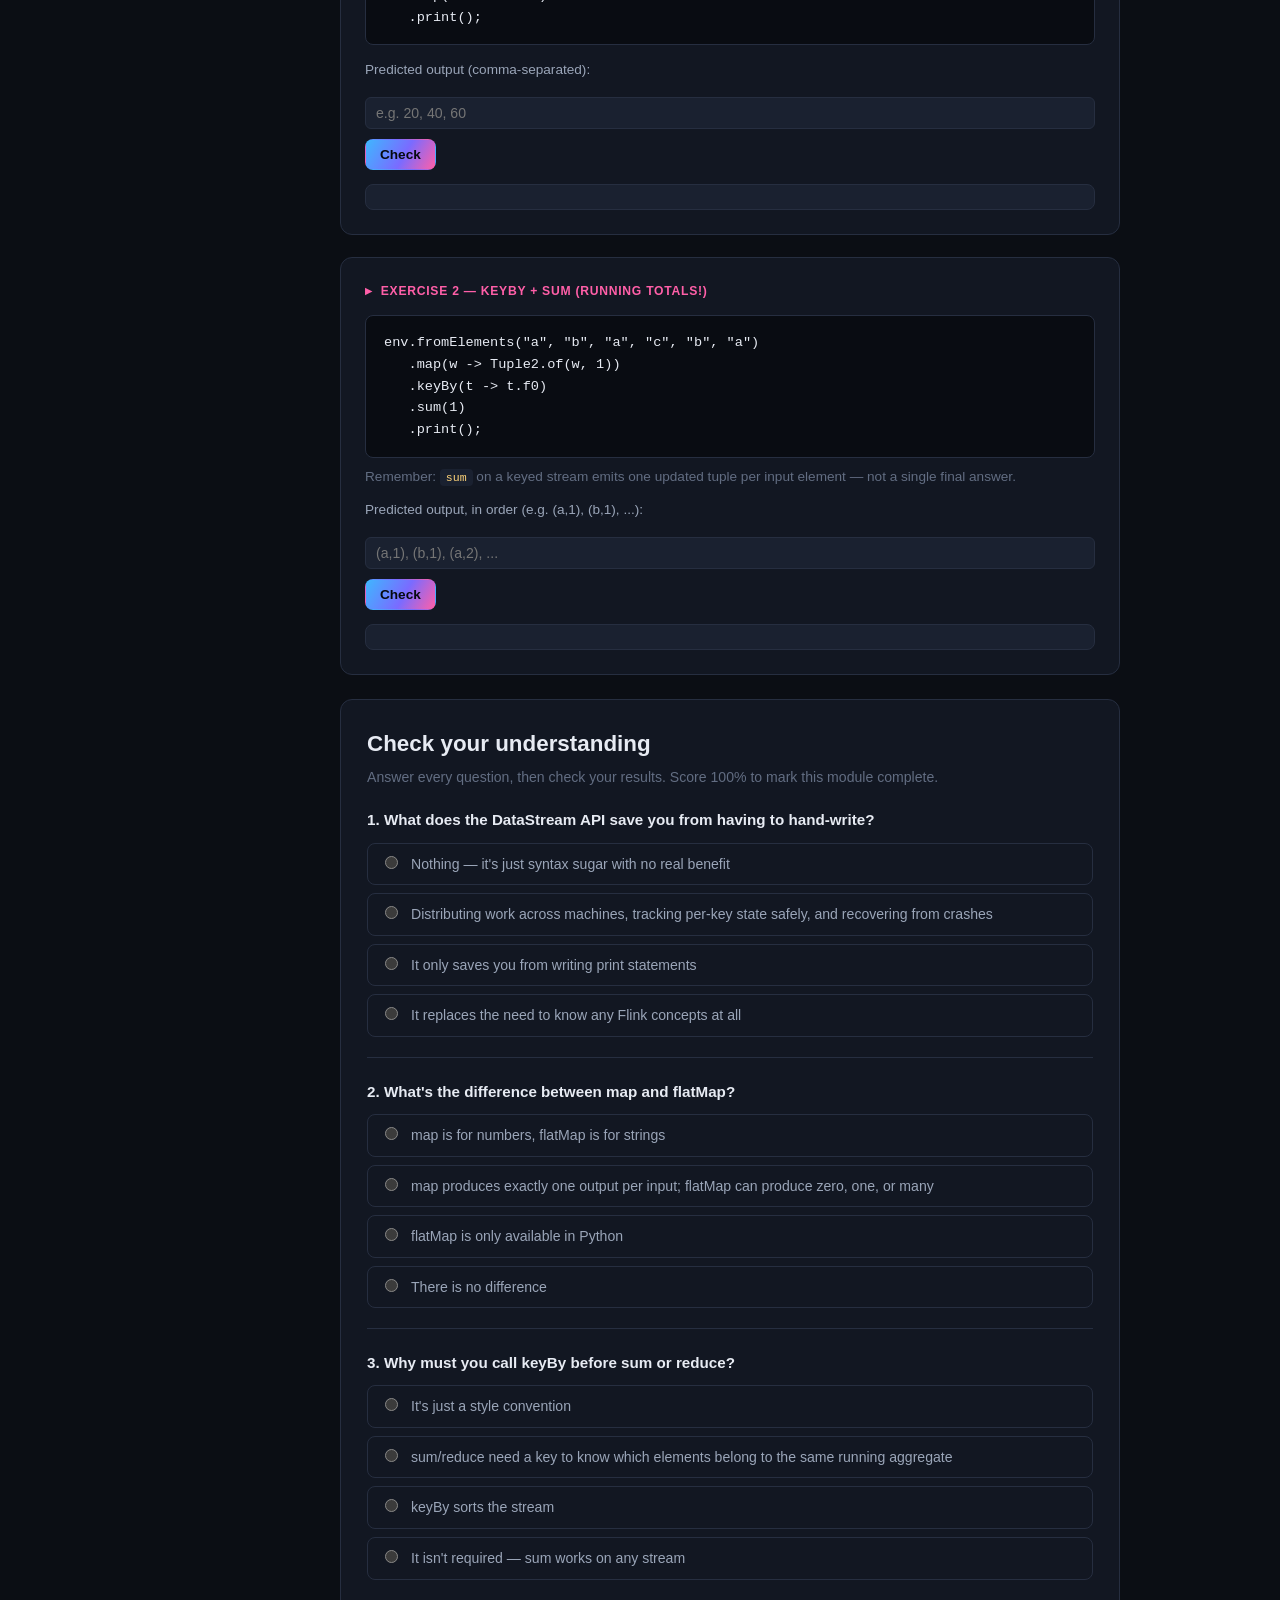
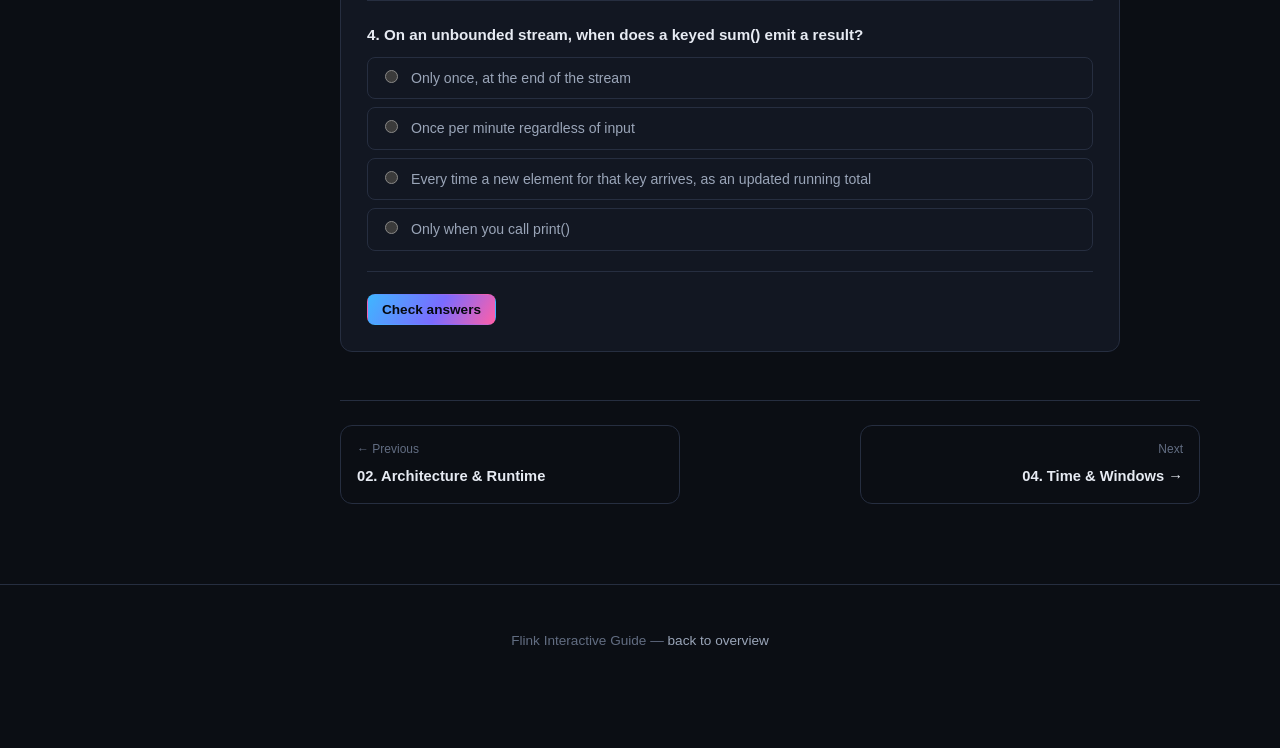
<file: modules/03-datastream-api.html>
<!doctype html>
<html lang="en">
<head>
  <meta charset="UTF-8" />
  <meta name="viewport" content="width=device-width, initial-scale=1.0" />
  <title>03 · The DataStream API — Flink Interactive Guide</title>
  <link rel="icon" href="data:image/svg+xml,<svg xmlns=%22http://www.w3.org/2000/svg%22 viewBox=%220 0 100 100%22><text y=%22.9em%22 font-size=%2290%22>🐿️</text></svg>" />
  <link rel="stylesheet" href="../assets/css/style.css" />
</head>
<body>
  <header class="site-header">
    <div class="container">
      <a class="brand" href="../index.html">
        <span class="brand-mark">🐿️</span>
        Flink Interactive Guide
      </a>
      <nav class="nav-links">
        <a href="../index.html">Home</a>
        <a href="01-introduction.html">Modules</a>
        <a href="../cheatsheet.html">Cheatsheet</a>
        <a href="../CONTRIBUTING.md">Contributing</a>
        <a href="https://github.com/trishala23/flink-interactive-guide" target="_blank" rel="noopener">GitHub ↗</a>
        <span class="progress-pill" data-progress-pill></span>
      </nav>
      <button class="nav-toggle" aria-label="Toggle menu">☰</button>
    </div>
  </header>

  <div class="container module-layout">
    <aside class="module-sidebar">
      <h4>Modules</h4>
      <ol>
        <li><a data-module-id="introduction" href="01-introduction.html"><span class="dot"></span>01. Introduction</a></li>
        <li><a data-module-id="architecture" href="02-architecture.html"><span class="dot"></span>02. Architecture</a></li>
        <li><a data-module-id="datastream-api" href="03-datastream-api.html"><span class="dot"></span>03. DataStream API</a></li>
        <li><a data-module-id="windows-time" href="04-windows-time.html"><span class="dot"></span>04. Time &amp; Windows</a></li>
        <li><a data-module-id="state-fault-tolerance" href="05-state-fault-tolerance.html"><span class="dot"></span>05. State &amp; Fault Tolerance</a></li>
        <li><a data-module-id="table-sql" href="06-table-sql.html"><span class="dot"></span>06. Table API &amp; SQL</a></li>
        <li><a data-module-id="deployment" href="07-deployment.html"><span class="dot"></span>07. Deployment</a></li>
        <li><a data-module-id="lab" href="08-lab.html"><span class="dot"></span>08. The Lab</a></li>
        <li><a data-module-id="connectors" href="09-connectors.html"><span class="dot"></span>09. Connectors Lab</a></li>
        <li><a data-module-id="production" href="10-production-architecture.html"><span class="dot"></span>10. Production Architecture</a></li>
      <li><a data-module-id="patterns" href="11-production-patterns.html"><span class="dot"></span>11. Patterns from a Real Job</a></li>
      </ol>
    </aside>

    <main class="module-main">
      <div class="module-kicker">Module 03</div>
      <h1>The DataStream API</h1>
      <p class="intro">
        The DataStream API is how you describe a pipeline in code: read
        from a <strong>source</strong>, apply a chain of
        <strong>transformations</strong>, write to a <strong>sink</strong>.
      </p>

      <h2>Why does this need its own API at all?</h2>
      <p>
        Imagine writing this by hand, without Flink: read events off a
        Kafka topic, split work across several machines so one server
        isn't doing everything, keep a running word count <em>per word</em>
        safely even while dozens of events arrive per second, and — if one
        of your machines crashes at 3am — recover without losing or
        double-counting anything. That's a lot of hard distributed-systems
        code before you've written a single line of the logic you actually
        care about (counting words).
      </p>
      <p>
        The DataStream API lets you skip almost all of that. You describe
        <strong>what</strong> transformation you want —
        "filter these", "group by that key", "sum this field" — using a
        handful of methods like <code>map</code> and <code>keyBy</code>,
        and Flink's engine figures out <strong>how</strong> to actually run
        it: splitting the work across TaskManagers and slots (Module 02),
        tracking each key's running state correctly even with many events
        arriving at once, and automatically recovering from a checkpoint if
        something crashes (Module 05). You write around a dozen lines;
        Flink handles the distributed-systems part.
      </p>
      <div class="callout">
        <strong>One-line way to think about it:</strong> the DataStream API
        is to a live, never-ending flow of data roughly what SQL is to a
        database table — you say what result you want, and the engine
        works out how to compute it efficiently, in parallel, across
        machines.
      </div>

      <h2>How it's actually used in a real Flink job</h2>
      <p>
        The word-count example below reads from a plain network socket and
        prints to your terminal, because that's easy to run on one laptop
        for learning. A real production job almost always looks the same
        <em>shape</em>, but with real systems on each end:
      </p>
      <table>
        <thead><tr><th>In this guide</th><th>In production, typically</th></tr></thead>
        <tbody>
          <tr><td><code>socketTextStream(...)</code> / <code>fromElements(...)</code></td><td>A Kafka or Kinesis topic, a database changelog (CDC), or files landing in cloud storage</td></tr>
          <tr><td><code>counts.print()</code></td><td>A database, a search index, another Kafka topic, or a dashboard/alerting system</td></tr>
        </tbody>
      </table>
      <p>
        Once written, this code is compiled into a job and submitted to a
        cluster exactly the way Module 02 described: it becomes a
        JobGraph, the JobManager schedules its operators as parallel
        subtasks across TaskManagers, and — unlike a script you run
        once — it then keeps running <strong>continuously</strong>,
        processing new events as they arrive, for as long as the job is
        deployed (days, weeks, months).
      </p>
      <p>
        <strong>A concrete example:</strong> say an online store wants to
        alert its team the moment any product's stock drops below 5 units,
        instead of finding out from a report the next morning. That's a
        DataStream job shaped almost exactly like the word-count example:
      </p>
      <pre><code>DataStream&lt;Order&gt; orders = env.fromSource(kafkaOrdersSource, watermarkStrategy, "orders");

orders
    .keyBy(Order::getProductId)              // group by product, like keyBy(t -> t.f0) below
    .process(new LowStockAlertFunction())    // keeps a running count in state per product
    .sinkTo(slackAlertSink);                 // posts to Slack the instant stock is low

env.execute("low-stock-alerts");</code></pre>
      <p>
        This job never "finishes" — it just keeps watching the order
        stream and reacting within milliseconds, which is exactly the
        batch-vs-streaming trade-off from Module 01, now expressed as real
        code.
      </p>

      <h2>Anatomy of a pipeline</h2>
      <div class="code-tabs">
        <button class="code-tab active" data-target="java">Java</button>
        <button class="code-tab" data-target="python">Python (PyFlink)</button>
      </div>
      <div>
        <pre class="code-panel active" data-panel="java"><code>StreamExecutionEnvironment env =
    StreamExecutionEnvironment.getExecutionEnvironment();

DataStream&lt;String&gt; lines = env.socketTextStream("localhost", 9999);

DataStream&lt;Tuple2&lt;String, Integer&gt;&gt; counts = lines
    .flatMap((String line, Collector&lt;String&gt; out) -&gt; {
        for (String word : line.split(" ")) out.collect(word);
    })
    .returns(Types.STRING)
    .map(word -&gt; Tuple2.of(word, 1))
    .returns(Types.TUPLE(Types.STRING, Types.INT))
    .keyBy(t -&gt; t.f0)
    .sum(1);

counts.print();
env.execute("word-count");</code></pre>
        <pre class="code-panel" data-panel="python"><code>from pyflink.datastream import StreamExecutionEnvironment

env = StreamExecutionEnvironment.get_execution_environment()
lines = env.socket_text_stream("localhost", 9999)

counts = (
    lines.flat_map(lambda line: line.split(" "))
         .map(lambda word: (word, 1))
         .key_by(lambda t: t[0])
         .sum(1)
)

counts.print()
env.execute("word-count")</code></pre>
      </div>

      <h2>The core transformations</h2>
      <p>In plain words, with a small example for each:</p>
      <table>
        <thead><tr><th>Operator</th><th>In plain words</th><th>Example</th></tr></thead>
        <tbody>
          <tr>
            <td><code>map</code></td>
            <td>Transforms each item into exactly one new item — nothing added, nothing dropped, just changed.</td>
            <td><code>map(price -&gt; price * 1.1)</code> — add 10% tax to every price.</td>
          </tr>
          <tr>
            <td><code>flatMap</code></td>
            <td>Like <code>map</code>, but each item can turn into zero, one, or many items.</td>
            <td><code>flatMap(line -&gt; line.split(" "))</code> — one sentence in, many words out.</td>
          </tr>
          <tr>
            <td><code>filter</code></td>
            <td>Throws away items that don't match a yes/no check; keeps the rest untouched.</td>
            <td><code>filter(order -&gt; order.amount &gt; 100)</code> — only keep big orders.</td>
          </tr>
          <tr>
            <td><code>keyBy</code></td>
            <td>Groups the stream by a field, so everything else can be tracked "per group." Required before most running totals or windows.</td>
            <td><code>keyBy(order -&gt; order.customerId)</code> — track each customer separately.</td>
          </tr>
          <tr>
            <td><code>sum</code> / <code>reduce</code> / <code>aggregate</code></td>
            <td>Keeps a running combined value per key (a total, a min/max, a custom combine), updating it as new items for that key arrive.</td>
            <td><code>keyBy(...).sum("amount")</code> — a live running total spent per customer.</td>
          </tr>
          <tr>
            <td><code>window</code></td>
            <td>Instead of one running total forever, groups a keyed stream into time- or count-based buckets first (Module 04) — e.g. "per 5 minutes" instead of "since the beginning of time."</td>
            <td><code>keyBy(...).window(TumblingEventTimeWindows.of(Time.minutes(5))).sum("amount")</code></td>
          </tr>
        </tbody>
      </table>

      <div class="callout">
        <strong>Key idea:</strong> on an unbounded stream, an aggregation
        like <code>sum</code> doesn't wait for "the end" — there isn't one.
        It emits an <em>updated</em> result every time a new element for
        that key arrives. That surprises people coming from batch SQL, so
        the exercise below makes it concrete.
      </div>

      <h2>Try it: predict the output</h2>
      <p>
        Work through each pipeline by hand, type what you think comes out,
        then check yourself.
      </p>

      <div class="widget">
        <div class="widget-label">Exercise 1 — filter + map</div>
        <pre><code>env.fromElements(1, 2, 3, 4, 5, 6, 7, 8, 9, 10)
   .filter(x -&gt; x % 2 == 0)
   .map(x -&gt; x * 10)
   .print();</code></pre>
        <div class="controls">
          <label for="ex1-input">Predicted output (comma-separated):</label>
        </div>
        <input type="text" id="ex1-input" placeholder="e.g. 20, 40, 60" style="width: 100%;" />
        <div style="margin-top: 10px;">
          <button class="btn btn-primary btn-sm" id="ex1-check">Check</button>
        </div>
        <div class="result-box" id="ex1-result"></div>
      </div>

      <div class="widget">
        <div class="widget-label">Exercise 2 — keyBy + sum (running totals!)</div>
        <pre><code>env.fromElements("a", "b", "a", "c", "b", "a")
   .map(w -&gt; Tuple2.of(w, 1))
   .keyBy(t -&gt; t.f0)
   .sum(1)
   .print();</code></pre>
        <p style="font-size: 0.85rem; color: var(--text-faint); margin: -6px 0 12px;">
          Remember: <code>sum</code> on a keyed stream emits one updated
          tuple per input element — not a single final answer.
        </p>
        <div class="controls">
          <label for="ex2-input">Predicted output, in order (e.g. (a,1), (b,1), ...):</label>
        </div>
        <input type="text" id="ex2-input" placeholder="(a,1), (b,1), (a,2), ..." style="width: 100%;" />
        <div style="margin-top: 10px;">
          <button class="btn btn-primary btn-sm" id="ex2-check">Check</button>
        </div>
        <div class="result-box" id="ex2-result"></div>
      </div>

      <div id="quiz-root" data-module-id="datastream-api"></div>

      <nav class="module-pager">
        <a class="pager-link prev" href="02-architecture.html">
          <span class="dir">← Previous</span>
          <span class="title">02. Architecture &amp; Runtime</span>
        </a>
        <a class="pager-link next" href="04-windows-time.html">
          <span class="dir">Next</span>
          <span class="title">04. Time &amp; Windows →</span>
        </a>
      </nav>
    </main>
  </div>

  <footer class="site-footer">
    <div class="container">
      <p>Flink Interactive Guide — <a href="../index.html">back to overview</a></p>
    </div>
  </footer>

  <script src="../assets/js/app.js"></script>
  <script>
    // Exercise 1: filter + map, computed for real so the "answer key" can't drift from the code shown.
    (function () {
      const source = [1, 2, 3, 4, 5, 6, 7, 8, 9, 10];
      const expected = source.filter((x) => x % 2 === 0).map((x) => x * 10);

      document.getElementById("ex1-check").addEventListener("click", () => {
        const box = document.getElementById("ex1-result");
        const raw = document.getElementById("ex1-input").value;
        const given = raw.split(",").map((s) => s.trim()).filter(Boolean).map(Number);
        const ok = given.length === expected.length && given.every((v, i) => v === expected[i]);
        box.textContent = ok
          ? `✓ Correct: [${expected.join(", ")}]`
          : `✗ Not quite. Expected: [${expected.join(", ")}]`;
        box.className = "result-box " + (ok ? "ok" : "err");
      });
    })();

    // Exercise 2: keyBy + sum, emitting one updated tuple per input element.
    (function () {
      const source = ["a", "b", "a", "c", "b", "a"];
      const running = {};
      const expected = source.map((w) => {
        running[w] = (running[w] || 0) + 1;
        return `(${w},${running[w]})`;
      });

      document.getElementById("ex2-check").addEventListener("click", () => {
        const box = document.getElementById("ex2-result");
        const raw = document.getElementById("ex2-input").value;
        // Split on "), (" boundaries so "(a,1), (b,1)" -> ["(a,1)", "(b,1)"]
        const given = raw
          .split(/\)\s*,\s*\(/)
          .map((s, i, arr) => {
            let t = s.trim();
            if (i !== 0) t = "(" + t;
            if (i !== arr.length - 1) t = t + ")";
            return t.replace(/\s+/g, "");
          })
          .filter(Boolean);
        const ok = given.length === expected.length && given.every((v, i) => v === expected[i]);
        box.textContent = ok
          ? `✓ Correct: ${expected.join(", ")}`
          : `✗ Not quite. Expected: ${expected.join(", ")}`;
        box.className = "result-box " + (ok ? "ok" : "err");
      });
    })();

    window.QUIZ_DATA = {
      title: "Check your understanding",
      questions: [
        {
          prompt: "What does the DataStream API save you from having to hand-write?",
          options: [
            "Nothing — it's just syntax sugar with no real benefit",
            "Distributing work across machines, tracking per-key state safely, and recovering from crashes",
            "It only saves you from writing print statements",
            "It replaces the need to know any Flink concepts at all",
          ],
          correct: 1,
          explain: "You describe the transformation you want; Flink's engine handles parallelizing it across TaskManagers, tracking state per key, and recovering via checkpoints.",
        },
        {
          prompt: "What's the difference between map and flatMap?",
          options: [
            "map is for numbers, flatMap is for strings",
            "map produces exactly one output per input; flatMap can produce zero, one, or many",
            "flatMap is only available in Python",
            "There is no difference",
          ],
          correct: 1,
          explain: "map is a strict 1:1 transform; flatMap lets you emit any number of output elements per input, which is why tokenizing a line into words uses flatMap.",
        },
        {
          prompt: "Why must you call keyBy before sum or reduce?",
          options: [
            "It's just a style convention",
            "sum/reduce need a key to know which elements belong to the same running aggregate",
            "keyBy sorts the stream",
            "It isn't required — sum works on any stream",
          ],
          correct: 1,
          explain: "Stateful aggregations are scoped per key; keyBy partitions the stream so each key's state is tracked independently.",
        },
        {
          prompt: "On an unbounded stream, when does a keyed sum() emit a result?",
          options: [
            "Only once, at the end of the stream",
            "Once per minute regardless of input",
            "Every time a new element for that key arrives, as an updated running total",
            "Only when you call print()",
          ],
          correct: 2,
          explain: "There's no 'end' to wait for on an unbounded stream, so sum emits an updated value on every relevant input — as exercise 2 shows.",
        },
      ],
    };
  </script>
  <script src="../assets/js/quiz.js"></script>
</body>
</html>
</file>
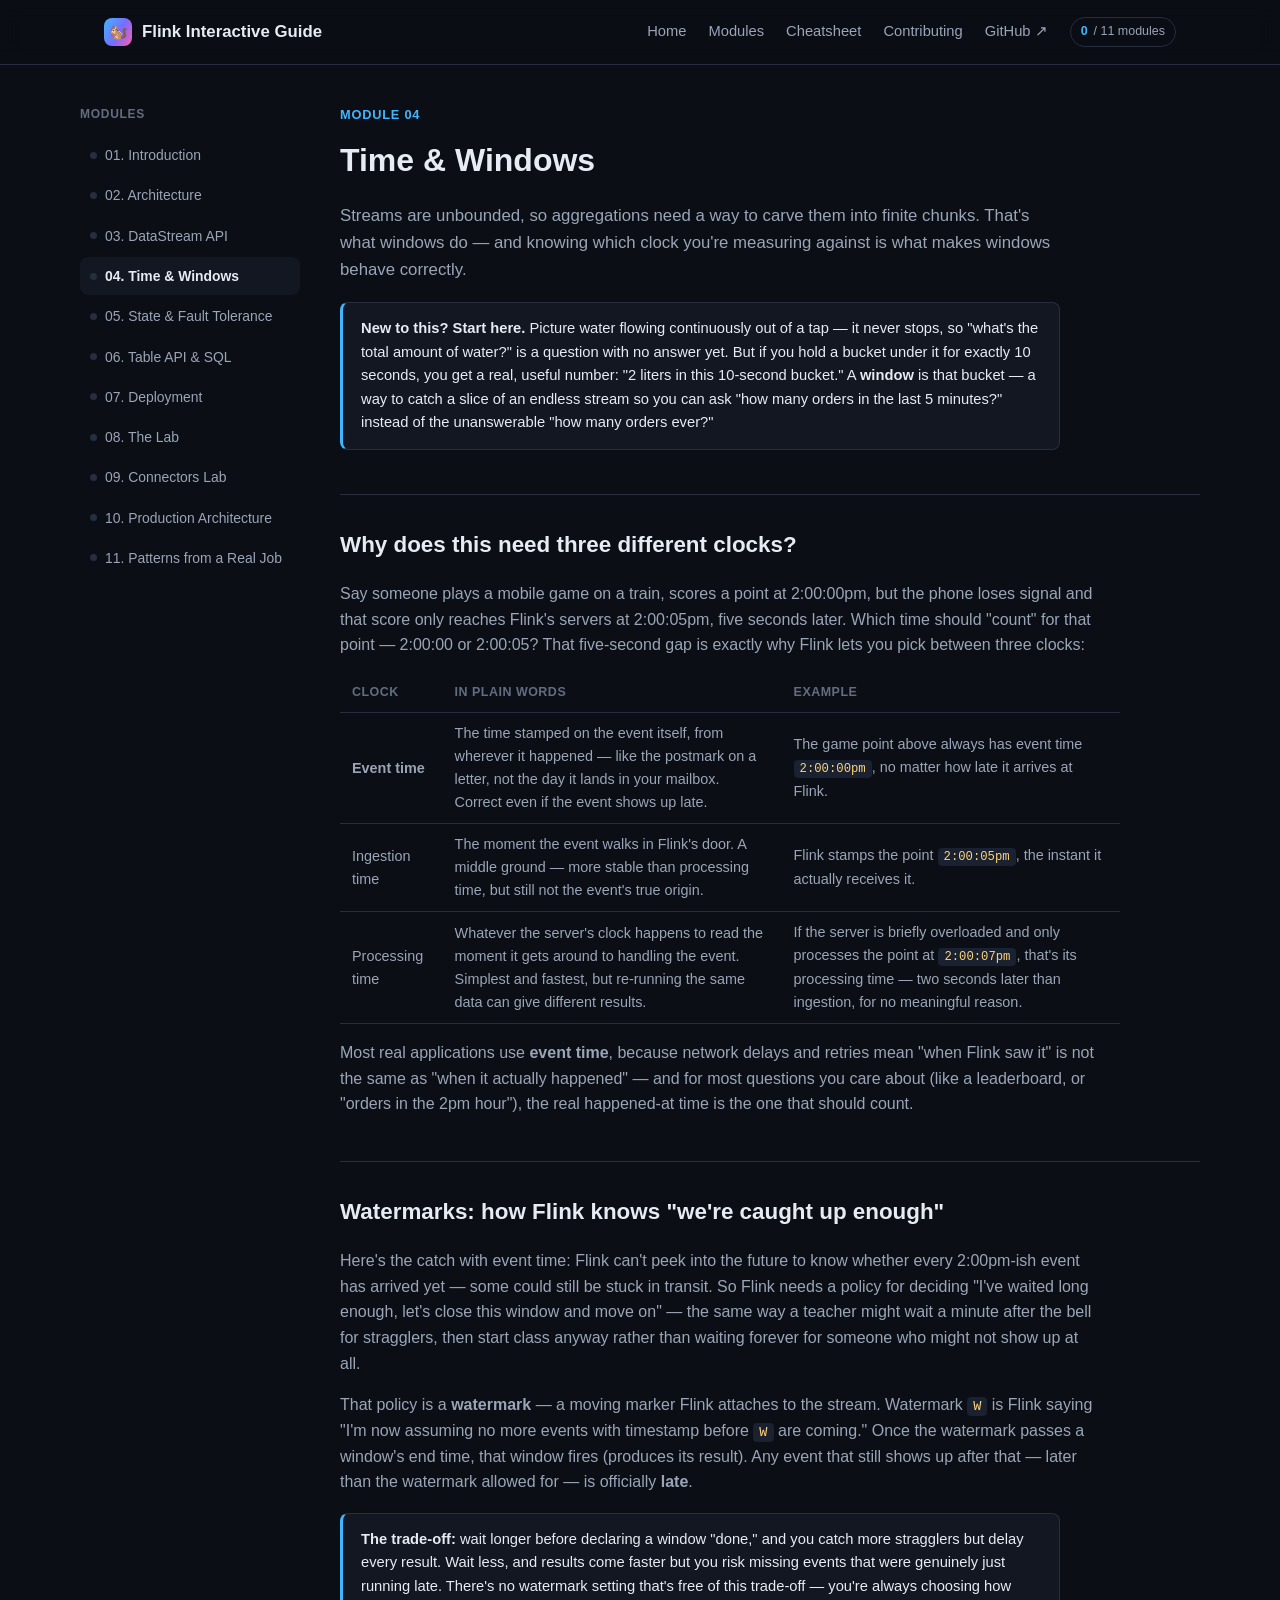
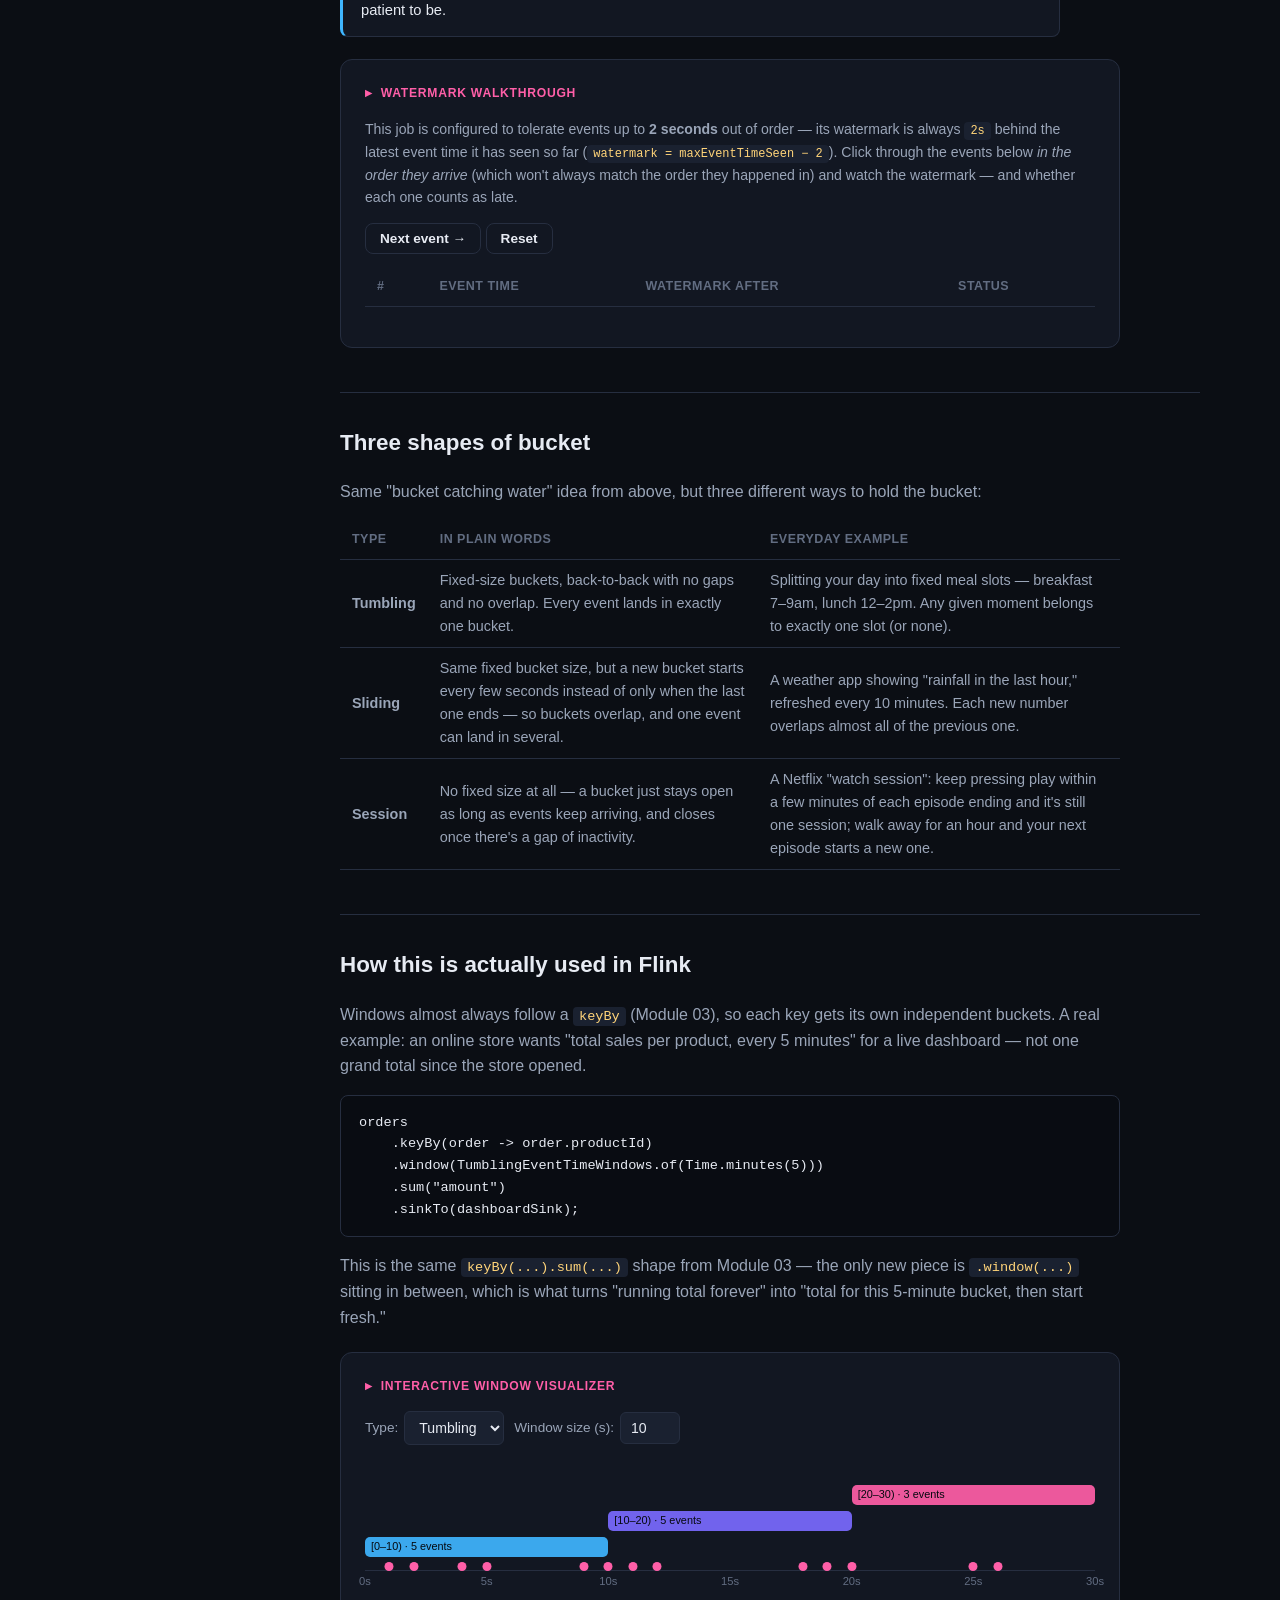
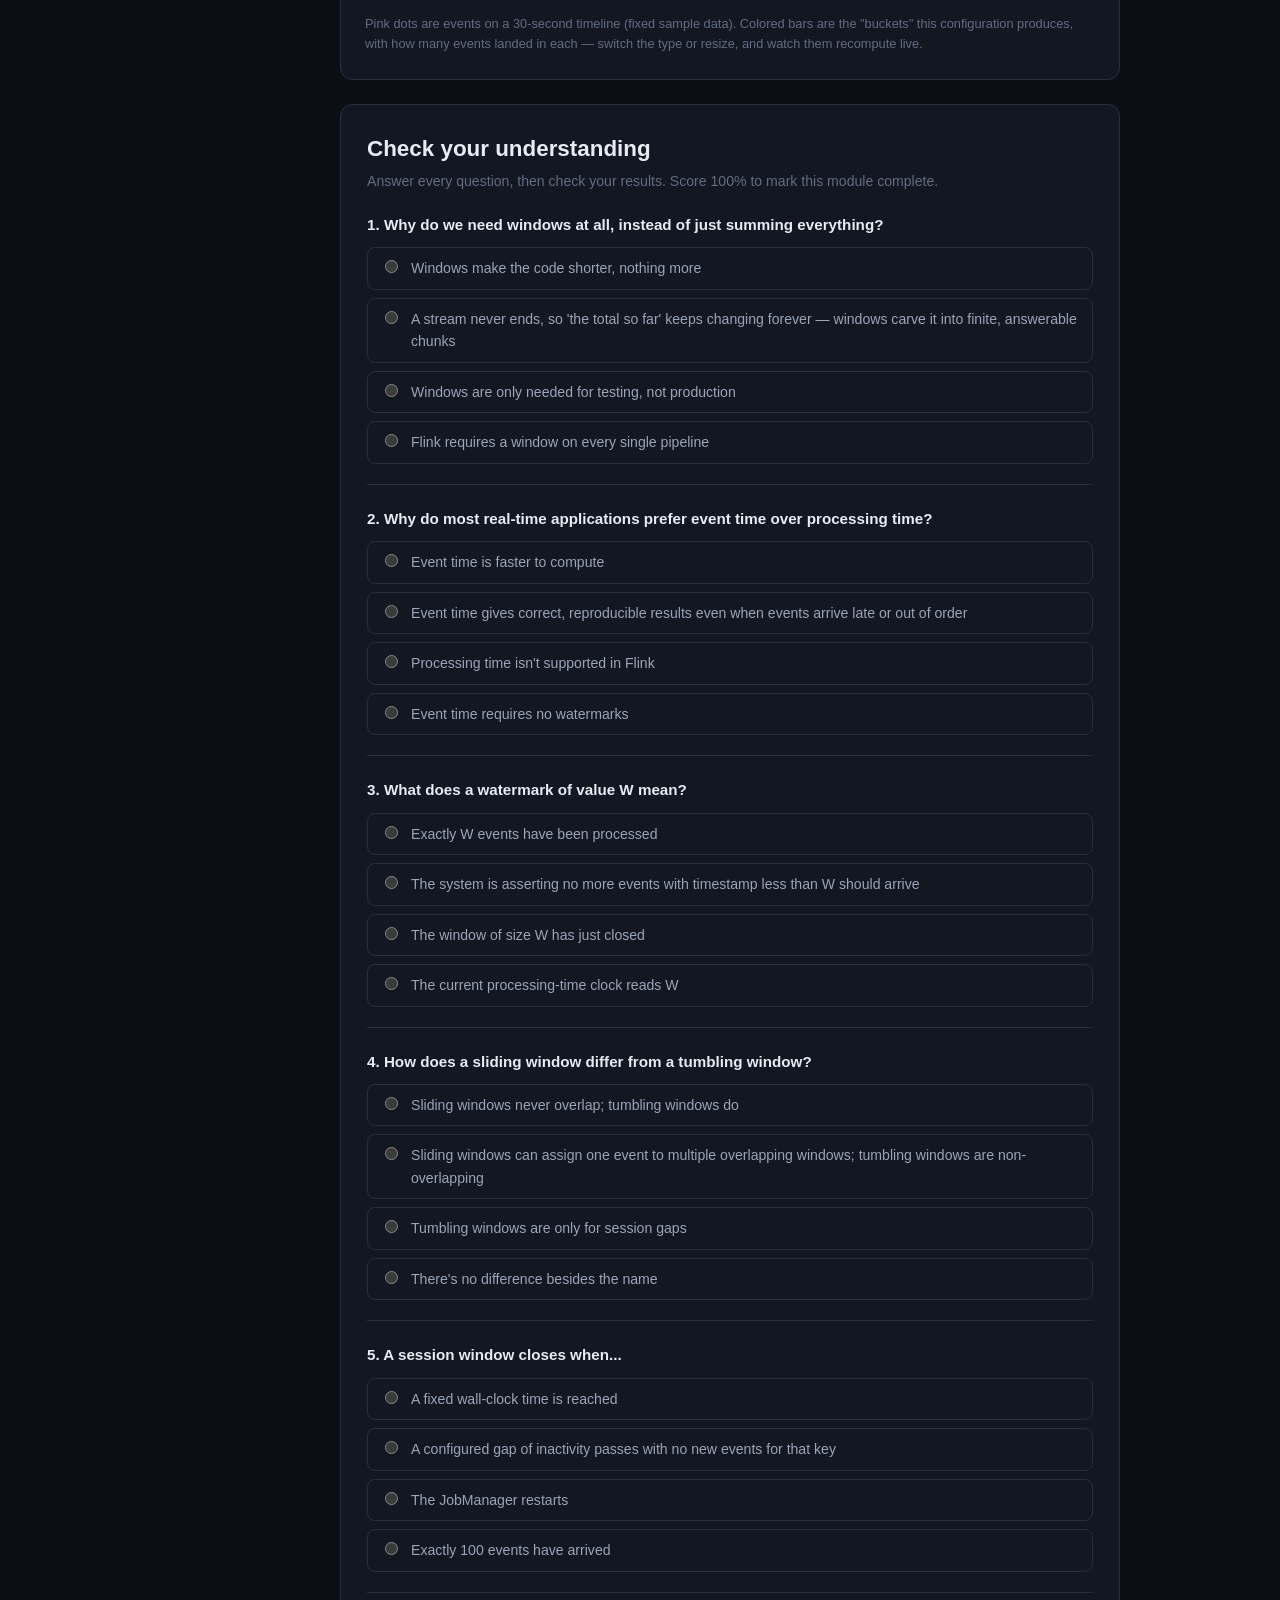
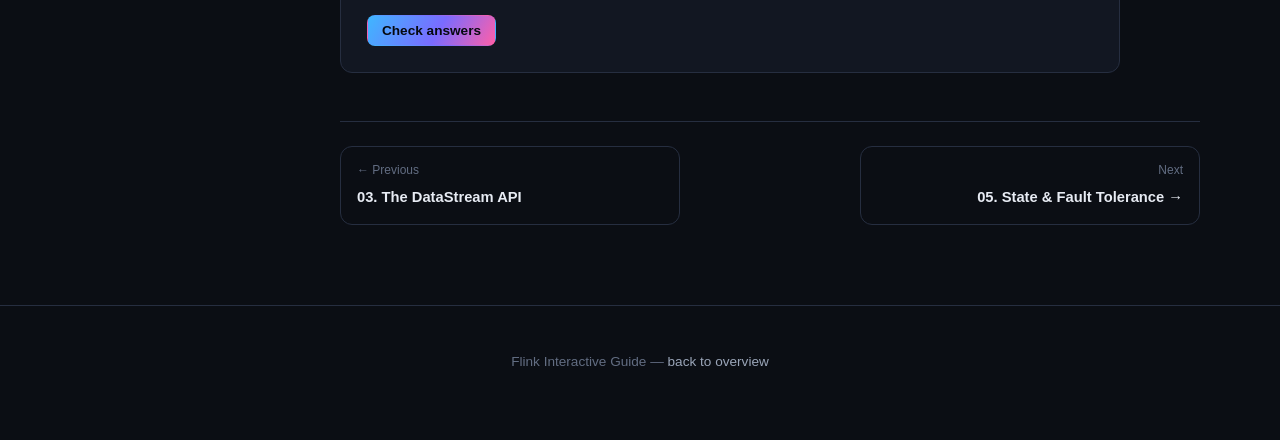
<file: modules/04-windows-time.html>
<!doctype html>
<html lang="en">
<head>
  <meta charset="UTF-8" />
  <meta name="viewport" content="width=device-width, initial-scale=1.0" />
  <title>04 · Time & Windows — Flink Interactive Guide</title>
  <link rel="icon" href="data:image/svg+xml,<svg xmlns=%22http://www.w3.org/2000/svg%22 viewBox=%220 0 100 100%22><text y=%22.9em%22 font-size=%2290%22>🐿️</text></svg>" />
  <link rel="stylesheet" href="../assets/css/style.css" />
  <style>
    #wt-timeline { position: relative; height: 220px; margin-top: 18px; }
    .wt-axis { position: absolute; left: 0; right: 0; bottom: 34px; height: 1px; background: var(--border); }
    .wt-tick { position: absolute; bottom: 12px; font-size: 0.7rem; color: var(--text-faint); transform: translateX(-50%); }
    .wt-event { position: absolute; bottom: 30px; width: 9px; height: 9px; border-radius: 50%; background: var(--accent-2); transform: translateX(-50%); }
    .wt-window { position: absolute; height: 20px; border-radius: 5px; font-size: 0.68rem; color: #06090f; display: flex; align-items: center; padding-left: 6px; white-space: nowrap; overflow: hidden; opacity: 0.92; }
    .wt-window-label { position: absolute; top: -18px; left: 0; font-size: 0.65rem; color: var(--text-faint); }
  </style>
</head>
<body>
  <header class="site-header">
    <div class="container">
      <a class="brand" href="../index.html">
        <span class="brand-mark">🐿️</span>
        Flink Interactive Guide
      </a>
      <nav class="nav-links">
        <a href="../index.html">Home</a>
        <a href="01-introduction.html">Modules</a>
        <a href="../cheatsheet.html">Cheatsheet</a>
        <a href="../CONTRIBUTING.md">Contributing</a>
        <a href="https://github.com/trishala23/flink-interactive-guide" target="_blank" rel="noopener">GitHub ↗</a>
        <span class="progress-pill" data-progress-pill></span>
      </nav>
      <button class="nav-toggle" aria-label="Toggle menu">☰</button>
    </div>
  </header>

  <div class="container module-layout">
    <aside class="module-sidebar">
      <h4>Modules</h4>
      <ol>
        <li><a data-module-id="introduction" href="01-introduction.html"><span class="dot"></span>01. Introduction</a></li>
        <li><a data-module-id="architecture" href="02-architecture.html"><span class="dot"></span>02. Architecture</a></li>
        <li><a data-module-id="datastream-api" href="03-datastream-api.html"><span class="dot"></span>03. DataStream API</a></li>
        <li><a data-module-id="windows-time" href="04-windows-time.html"><span class="dot"></span>04. Time &amp; Windows</a></li>
        <li><a data-module-id="state-fault-tolerance" href="05-state-fault-tolerance.html"><span class="dot"></span>05. State &amp; Fault Tolerance</a></li>
        <li><a data-module-id="table-sql" href="06-table-sql.html"><span class="dot"></span>06. Table API &amp; SQL</a></li>
        <li><a data-module-id="deployment" href="07-deployment.html"><span class="dot"></span>07. Deployment</a></li>
        <li><a data-module-id="lab" href="08-lab.html"><span class="dot"></span>08. The Lab</a></li>
        <li><a data-module-id="connectors" href="09-connectors.html"><span class="dot"></span>09. Connectors Lab</a></li>
        <li><a data-module-id="production" href="10-production-architecture.html"><span class="dot"></span>10. Production Architecture</a></li>
      <li><a data-module-id="patterns" href="11-production-patterns.html"><span class="dot"></span>11. Patterns from a Real Job</a></li>
      </ol>
    </aside>

    <main class="module-main">
      <div class="module-kicker">Module 04</div>
      <h1>Time &amp; Windows</h1>
      <p class="intro">
        Streams are unbounded, so aggregations need a way to carve them
        into finite chunks. That's what windows do — and knowing which
        clock you're measuring against is what makes windows behave
        correctly.
      </p>

      <div class="callout">
        <strong>New to this? Start here.</strong> Picture water flowing
        continuously out of a tap — it never stops, so "what's the total
        amount of water?" is a question with no answer yet. But if you
        hold a bucket under it for exactly 10 seconds, you get a real,
        useful number: "2 liters in this 10-second bucket." A
        <strong>window</strong> is that bucket — a way to catch a slice of
        an endless stream so you can ask "how many orders in the last 5
        minutes?" instead of the unanswerable "how many orders ever?"
      </div>

      <h2>Why does this need three different clocks?</h2>
      <p>
        Say someone plays a mobile game on a train, scores a point at
        2:00:00pm, but the phone loses signal and that score only reaches
        Flink's servers at 2:00:05pm, five seconds later. Which time should
        "count" for that point — 2:00:00 or 2:00:05? That five-second gap
        is exactly why Flink lets you pick between three clocks:
      </p>
      <table>
        <thead><tr><th>Clock</th><th>In plain words</th><th>Example</th></tr></thead>
        <tbody>
          <tr>
            <td><strong>Event time</strong></td>
            <td>The time stamped on the event itself, from wherever it happened — like the postmark on a letter, not the day it lands in your mailbox. Correct even if the event shows up late.</td>
            <td>The game point above always has event time <code>2:00:00pm</code>, no matter how late it arrives at Flink.</td>
          </tr>
          <tr>
            <td>Ingestion time</td>
            <td>The moment the event walks in Flink's door. A middle ground — more stable than processing time, but still not the event's true origin.</td>
            <td>Flink stamps the point <code>2:00:05pm</code>, the instant it actually receives it.</td>
          </tr>
          <tr>
            <td>Processing time</td>
            <td>Whatever the server's clock happens to read the moment it gets around to handling the event. Simplest and fastest, but re-running the same data can give different results.</td>
            <td>If the server is briefly overloaded and only processes the point at <code>2:00:07pm</code>, that's its processing time — two seconds later than ingestion, for no meaningful reason.</td>
          </tr>
        </tbody>
      </table>
      <p>
        Most real applications use <strong>event time</strong>, because
        network delays and retries mean "when Flink saw it" is not the
        same as "when it actually happened" — and for most questions you
        care about (like a leaderboard, or "orders in the 2pm hour"), the
        real happened-at time is the one that should count.
      </p>

      <h2>Watermarks: how Flink knows "we're caught up enough"</h2>
      <p>
        Here's the catch with event time: Flink can't peek into the future
        to know whether every 2:00pm-ish event has arrived yet — some
        could still be stuck in transit. So Flink needs a policy for
        deciding "I've waited long enough, let's close this window and
        move on" — the same way a teacher might wait a minute after the
        bell for stragglers, then start class anyway rather than waiting
        forever for someone who might not show up at all.
      </p>
      <p>
        That policy is a <strong>watermark</strong> — a moving marker
        Flink attaches to the stream. Watermark <code>W</code> is Flink
        saying "I'm now assuming no more events with timestamp before
        <code>W</code> are coming." Once the watermark passes a window's
        end time, that window fires (produces its result). Any event that
        still shows up after that — later than the watermark allowed
        for — is officially <strong>late</strong>.
      </p>
      <div class="callout">
        <strong>The trade-off:</strong> wait longer before declaring a
        window "done," and you catch more stragglers but delay every
        result. Wait less, and results come faster but you risk missing
        events that were genuinely just running late. There's no
        watermark setting that's free of this trade-off — you're always
        choosing how patient to be.
      </div>

      <div class="widget">
        <div class="widget-label">Watermark walkthrough</div>
        <p style="margin-top:0; font-size:0.88rem; color:var(--text-dim);">
          This job is configured to tolerate events up to
          <strong>2 seconds</strong> out of order — its watermark is
          always <code>2s</code> behind the latest event time it has seen
          so far (<code>watermark = maxEventTimeSeen − 2</code>). Click
          through the events below <em>in the order they arrive</em>
          (which won't always match the order they happened in) and watch
          the watermark — and whether each one counts as late.
        </p>
        <button class="btn btn-secondary btn-sm" id="wm-next">Next event →</button>
        <button class="btn btn-secondary btn-sm" id="wm-reset">Reset</button>
        <table style="margin-top:14px;">
          <thead><tr><th>#</th><th>Event time</th><th>Watermark after</th><th>Status</th></tr></thead>
          <tbody id="wm-body"></tbody>
        </table>
      </div>

      <h2>Three shapes of bucket</h2>
      <p>Same "bucket catching water" idea from above, but three different ways to hold the bucket:</p>
      <table>
        <thead><tr><th>Type</th><th>In plain words</th><th>Everyday example</th></tr></thead>
        <tbody>
          <tr>
            <td><strong>Tumbling</strong></td>
            <td>Fixed-size buckets, back-to-back with no gaps and no overlap. Every event lands in exactly one bucket.</td>
            <td>Splitting your day into fixed meal slots — breakfast 7–9am, lunch 12–2pm. Any given moment belongs to exactly one slot (or none).</td>
          </tr>
          <tr>
            <td><strong>Sliding</strong></td>
            <td>Same fixed bucket size, but a new bucket starts every few seconds instead of only when the last one ends — so buckets overlap, and one event can land in several.</td>
            <td>A weather app showing "rainfall in the last hour," refreshed every 10 minutes. Each new number overlaps almost all of the previous one.</td>
          </tr>
          <tr>
            <td><strong>Session</strong></td>
            <td>No fixed size at all — a bucket just stays open as long as events keep arriving, and closes once there's a gap of inactivity.</td>
            <td>A Netflix "watch session": keep pressing play within a few minutes of each episode ending and it's still one session; walk away for an hour and your next episode starts a new one.</td>
          </tr>
        </tbody>
      </table>

      <h2>How this is actually used in Flink</h2>
      <p>
        Windows almost always follow a <code>keyBy</code> (Module 03), so
        each key gets its own independent buckets. A real example: an
        online store wants "total sales per product, every 5 minutes" for
        a live dashboard — not one grand total since the store opened.
      </p>
      <pre><code>orders
    .keyBy(order -&gt; order.productId)
    .window(TumblingEventTimeWindows.of(Time.minutes(5)))
    .sum("amount")
    .sinkTo(dashboardSink);</code></pre>
      <p>
        This is the same <code>keyBy(...).sum(...)</code> shape from
        Module 03 — the only new piece is <code>.window(...)</code>
        sitting in between, which is what turns "running total forever"
        into "total for this 5-minute bucket, then start fresh."
      </p>

      <div class="widget">
        <div class="widget-label">Interactive window visualizer</div>
        <div class="controls">
          <label>Type:
            <select id="wt-type">
              <option value="tumbling">Tumbling</option>
              <option value="sliding">Sliding</option>
              <option value="session">Session</option>
            </select>
          </label>
          <label id="wt-size-label">Window size (s):
            <input type="number" id="wt-size" value="10" min="2" max="30" style="width: 60px;" />
          </label>
          <label id="wt-slide-label" style="display:none;">Slide (s):
            <input type="number" id="wt-slide" value="5" min="1" max="30" style="width: 60px;" />
          </label>
          <label id="wt-gap-label" style="display:none;">Session gap (s):
            <input type="number" id="wt-gap" value="3" min="1" max="15" style="width: 60px;" />
          </label>
        </div>
        <div id="wt-timeline"></div>
        <p style="font-size: 0.8rem; color: var(--text-faint); margin-bottom:0;">
          Pink dots are events on a 30-second timeline (fixed sample
          data). Colored bars are the "buckets" this configuration
          produces, with how many events landed in each — switch the
          type or resize, and watch them recompute live.
        </p>
      </div>

      <div id="quiz-root" data-module-id="windows-time"></div>

      <nav class="module-pager">
        <a class="pager-link prev" href="03-datastream-api.html">
          <span class="dir">← Previous</span>
          <span class="title">03. The DataStream API</span>
        </a>
        <a class="pager-link next" href="05-state-fault-tolerance.html">
          <span class="dir">Next</span>
          <span class="title">05. State &amp; Fault Tolerance →</span>
        </a>
      </nav>
    </main>
  </div>

  <footer class="site-footer">
    <div class="container">
      <p>Flink Interactive Guide — <a href="../index.html">back to overview</a></p>
    </div>
  </footer>

  <script src="../assets/js/app.js"></script>
  <script>
    // Watermark walkthrough
    (function () {
      const OUT_OF_ORDERNESS = 2;
      // [event time]; arrival order is the array order, and it's deliberately out of order.
      const events = [2, 5, 4, 9, 7, 12, 11, 15];
      let i = 0;
      let watermark = -Infinity;
      const body = document.getElementById("wm-body");

      function reset() {
        i = 0;
        watermark = -Infinity;
        body.innerHTML = "";
      }

      document.getElementById("wm-next").addEventListener("click", () => {
        if (i >= events.length) return;
        const t = events[i];
        const late = t < watermark;
        watermark = Math.max(watermark, t - OUT_OF_ORDERNESS);
        const row = document.createElement("tr");
        row.innerHTML = `<td>${i + 1}</td><td>${t}</td><td>${watermark === -Infinity ? "—" : watermark}</td>` +
          `<td style="color: ${late ? "var(--danger)" : "var(--success)"}">${late ? "Late" : "On time"}</td>`;
        body.appendChild(row);
        i++;
      });

      document.getElementById("wm-reset").addEventListener("click", reset);
    })();

    // Window visualizer
    (function () {
      const events = [1, 2, 4, 5, 9, 10, 11, 12, 18, 19, 20, 25, 26];
      const MAX_T = 30;
      const rowColors = ["#3fb6ff", "#7a6bff", "#ff5fa8", "#3ddc97", "#ffb84d", "#ff8a5c"];

      const typeSel = document.getElementById("wt-type");
      const sizeInput = document.getElementById("wt-size");
      const slideInput = document.getElementById("wt-slide");
      const gapInput = document.getElementById("wt-gap");
      const sizeLabel = document.getElementById("wt-size-label");
      const slideLabel = document.getElementById("wt-slide-label");
      const gapLabel = document.getElementById("wt-gap-label");
      const timeline = document.getElementById("wt-timeline");

      function computeWindows() {
        const type = typeSel.value;
        if (type === "tumbling") {
          const size = Number(sizeInput.value) || 10;
          const windows = [];
          for (let start = 0; start < MAX_T; start += size) {
            windows.push({ start, end: Math.min(start + size, MAX_T) });
          }
          return windows;
        }
        if (type === "sliding") {
          const size = Number(sizeInput.value) || 10;
          const slide = Number(slideInput.value) || 5;
          const windows = [];
          for (let start = -size + slide; start < MAX_T; start += slide) {
            const s = Math.max(start, 0);
            const e = Math.min(start + size, MAX_T);
            if (e > s) windows.push({ start: s, end: e });
          }
          return windows;
        }
        // session
        const gap = Number(gapInput.value) || 3;
        const sorted = [...events].sort((a, b) => a - b);
        const windows = [];
        let cur = null;
        sorted.forEach((t) => {
          if (cur && t - cur.end <= gap) {
            cur.end = t;
          } else {
            if (cur) windows.push(cur);
            cur = { start: t, end: t };
          }
        });
        if (cur) windows.push(cur);
        return windows;
      }

      function render() {
        const type = typeSel.value;
        sizeLabel.style.display = type === "session" ? "none" : "flex";
        slideLabel.style.display = type === "sliding" ? "flex" : "none";
        gapLabel.style.display = type === "session" ? "flex" : "none";

        const windows = computeWindows();
        timeline.innerHTML = "";

        const rowHeight = 26;
        const eventsBottom = 30;
        timeline.style.height = `${windows.length * rowHeight + eventsBottom + 30}px`;

        const axis = document.createElement("div");
        axis.className = "wt-axis";
        axis.style.bottom = `${eventsBottom}px`;
        timeline.appendChild(axis);

        for (let t = 0; t <= MAX_T; t += 5) {
          const tick = document.createElement("div");
          tick.className = "wt-tick";
          tick.style.left = `${(t / MAX_T) * 100}%`;
          tick.style.bottom = `${eventsBottom - 20}px`;
          tick.textContent = `${t}s`;
          timeline.appendChild(tick);
        }

        events.forEach((t) => {
          const dot = document.createElement("div");
          dot.className = "wt-event";
          dot.style.left = `${(t / MAX_T) * 100}%`;
          dot.style.bottom = `${eventsBottom}px`;
          dot.title = `event @ ${t}s`;
          timeline.appendChild(dot);
        });

        windows.forEach((w, idx) => {
          const count = events.filter((t) => t >= w.start && t < w.end || (w.end === MAX_T && t === MAX_T)).length;
          const bar = document.createElement("div");
          bar.className = "wt-window";
          bar.style.left = `${(w.start / MAX_T) * 100}%`;
          bar.style.width = `${((w.end - w.start) / MAX_T) * 100}%`;
          bar.style.bottom = `${eventsBottom + 14 + idx * rowHeight}px`;
          bar.style.background = rowColors[idx % rowColors.length];
          bar.textContent = `[${w.start}–${w.end}) · ${count} events`;
          timeline.appendChild(bar);
        });
      }

      [typeSel, sizeInput, slideInput, gapInput].forEach((el) => el.addEventListener("input", render));
      typeSel.addEventListener("change", render);
      render();
    })();

    window.QUIZ_DATA = {
      title: "Check your understanding",
      questions: [
        {
          prompt: "Why do we need windows at all, instead of just summing everything?",
          options: [
            "Windows make the code shorter, nothing more",
            "A stream never ends, so 'the total so far' keeps changing forever — windows carve it into finite, answerable chunks",
            "Windows are only needed for testing, not production",
            "Flink requires a window on every single pipeline",
          ],
          correct: 1,
          explain: "Like catching a bucket of water under a running tap, a window gives you a real number for a slice of an endless stream instead of an unanswerable running total.",
        },
        {
          prompt: "Why do most real-time applications prefer event time over processing time?",
          options: [
            "Event time is faster to compute",
            "Event time gives correct, reproducible results even when events arrive late or out of order",
            "Processing time isn't supported in Flink",
            "Event time requires no watermarks",
          ],
          correct: 1,
          explain: "Processing time depends on when the machine happens to see the event, which varies run to run; event time reflects when things actually happened.",
        },
        {
          prompt: "What does a watermark of value W mean?",
          options: [
            "Exactly W events have been processed",
            "The system is asserting no more events with timestamp less than W should arrive",
            "The window of size W has just closed",
            "The current processing-time clock reads W",
          ],
          correct: 1,
          explain: "A watermark is a threshold claim about event-time completeness, which is what lets time-windows know when it's safe to fire.",
        },
        {
          prompt: "How does a sliding window differ from a tumbling window?",
          options: [
            "Sliding windows never overlap; tumbling windows do",
            "Sliding windows can assign one event to multiple overlapping windows; tumbling windows are non-overlapping",
            "Tumbling windows are only for session gaps",
            "There's no difference besides the name",
          ],
          correct: 1,
          explain: "A slide interval smaller than the window size means windows overlap, so an event can land in more than one window at once.",
        },
        {
          prompt: "A session window closes when...",
          options: [
            "A fixed wall-clock time is reached",
            "A configured gap of inactivity passes with no new events for that key",
            "The JobManager restarts",
            "Exactly 100 events have arrived",
          ],
          correct: 1,
          explain: "Session windows are defined by inactivity: once the gap elapses without a new event, the session closes.",
        },
      ],
    };
  </script>
  <script src="../assets/js/quiz.js"></script>
</body>
</html>
</file>
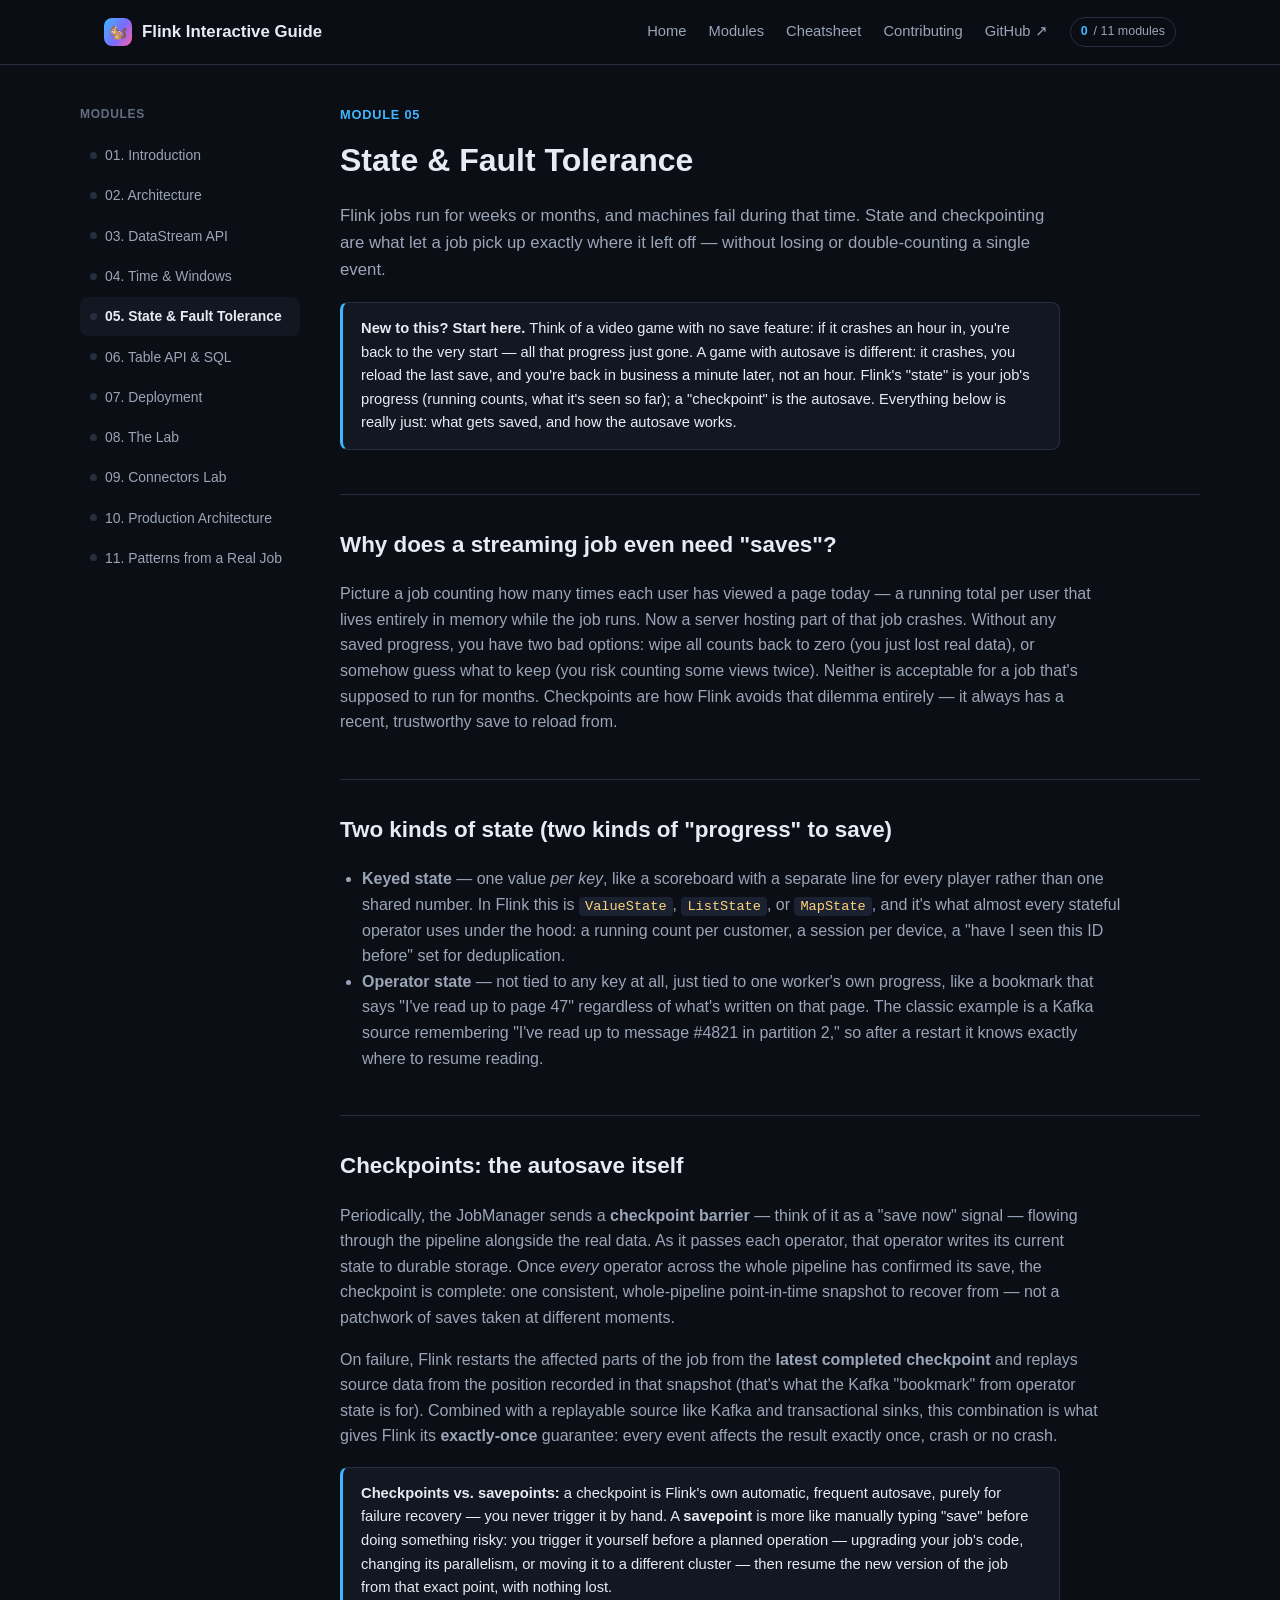
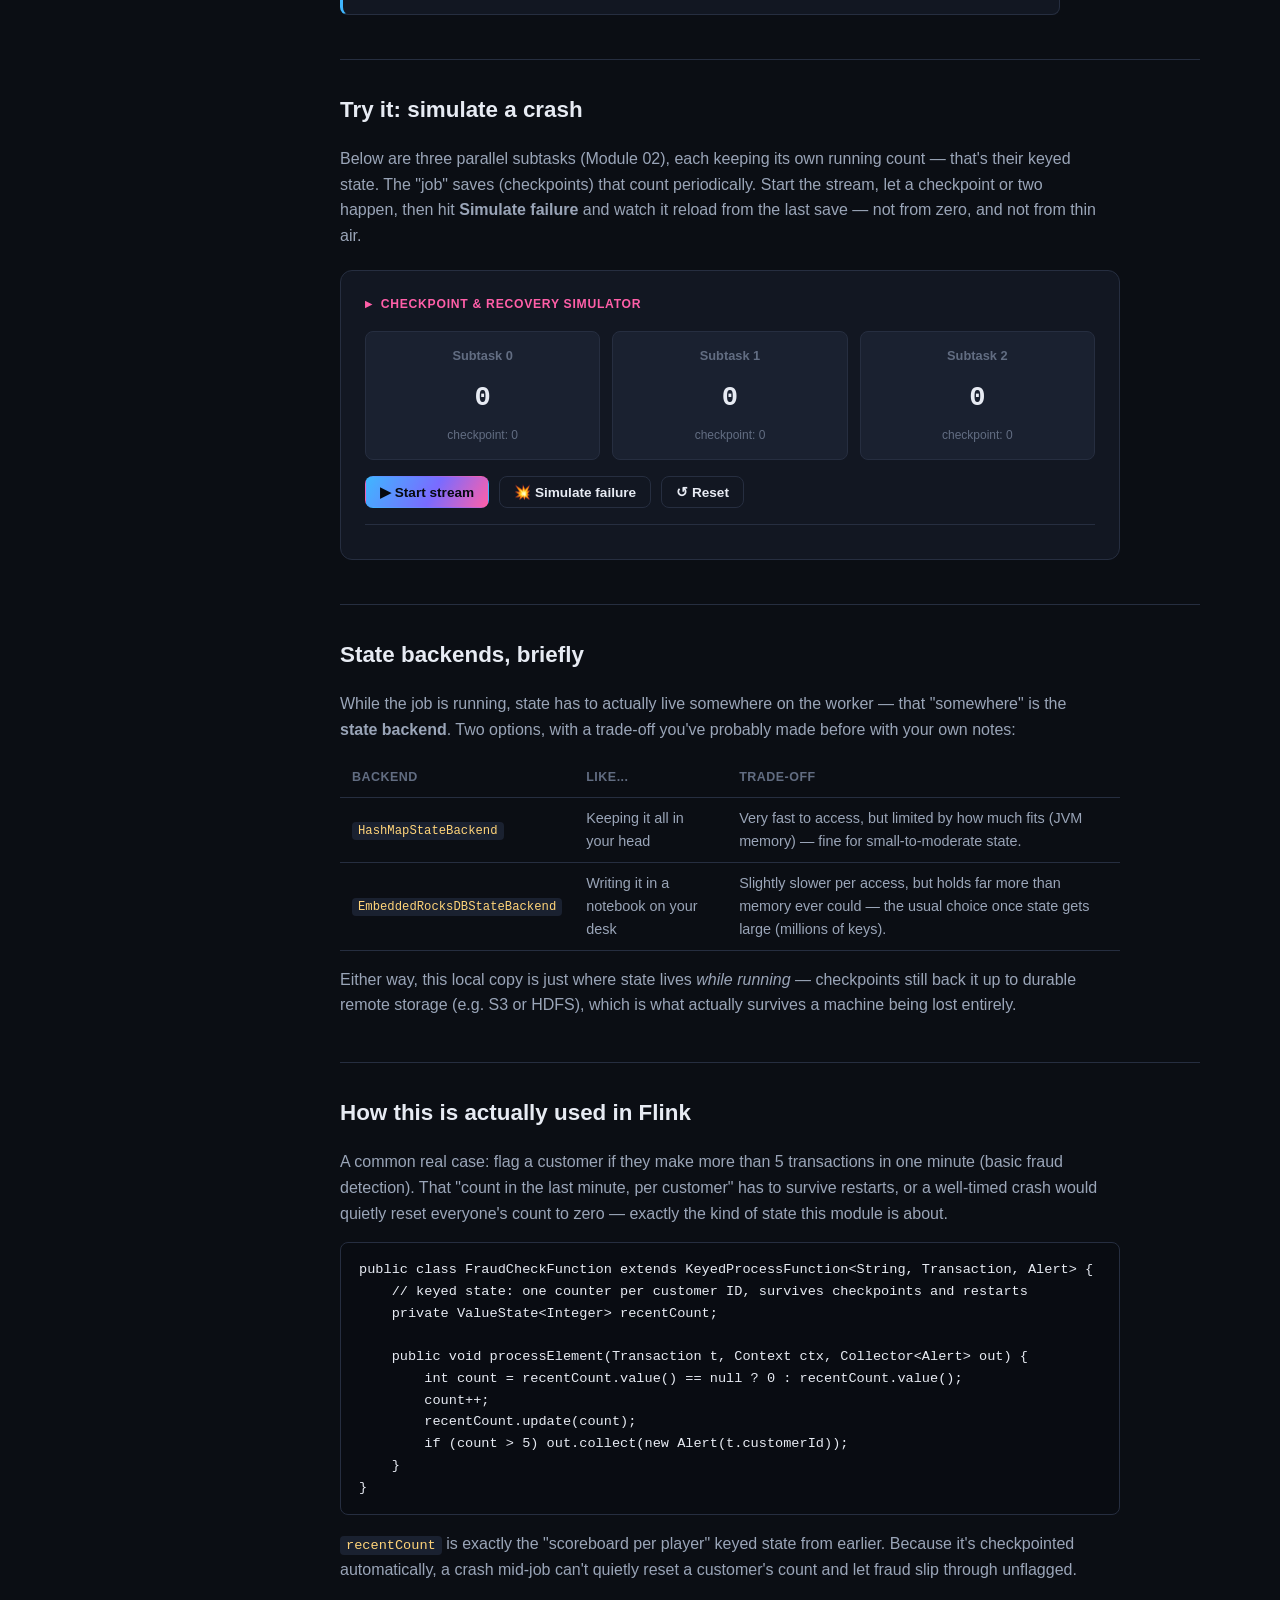
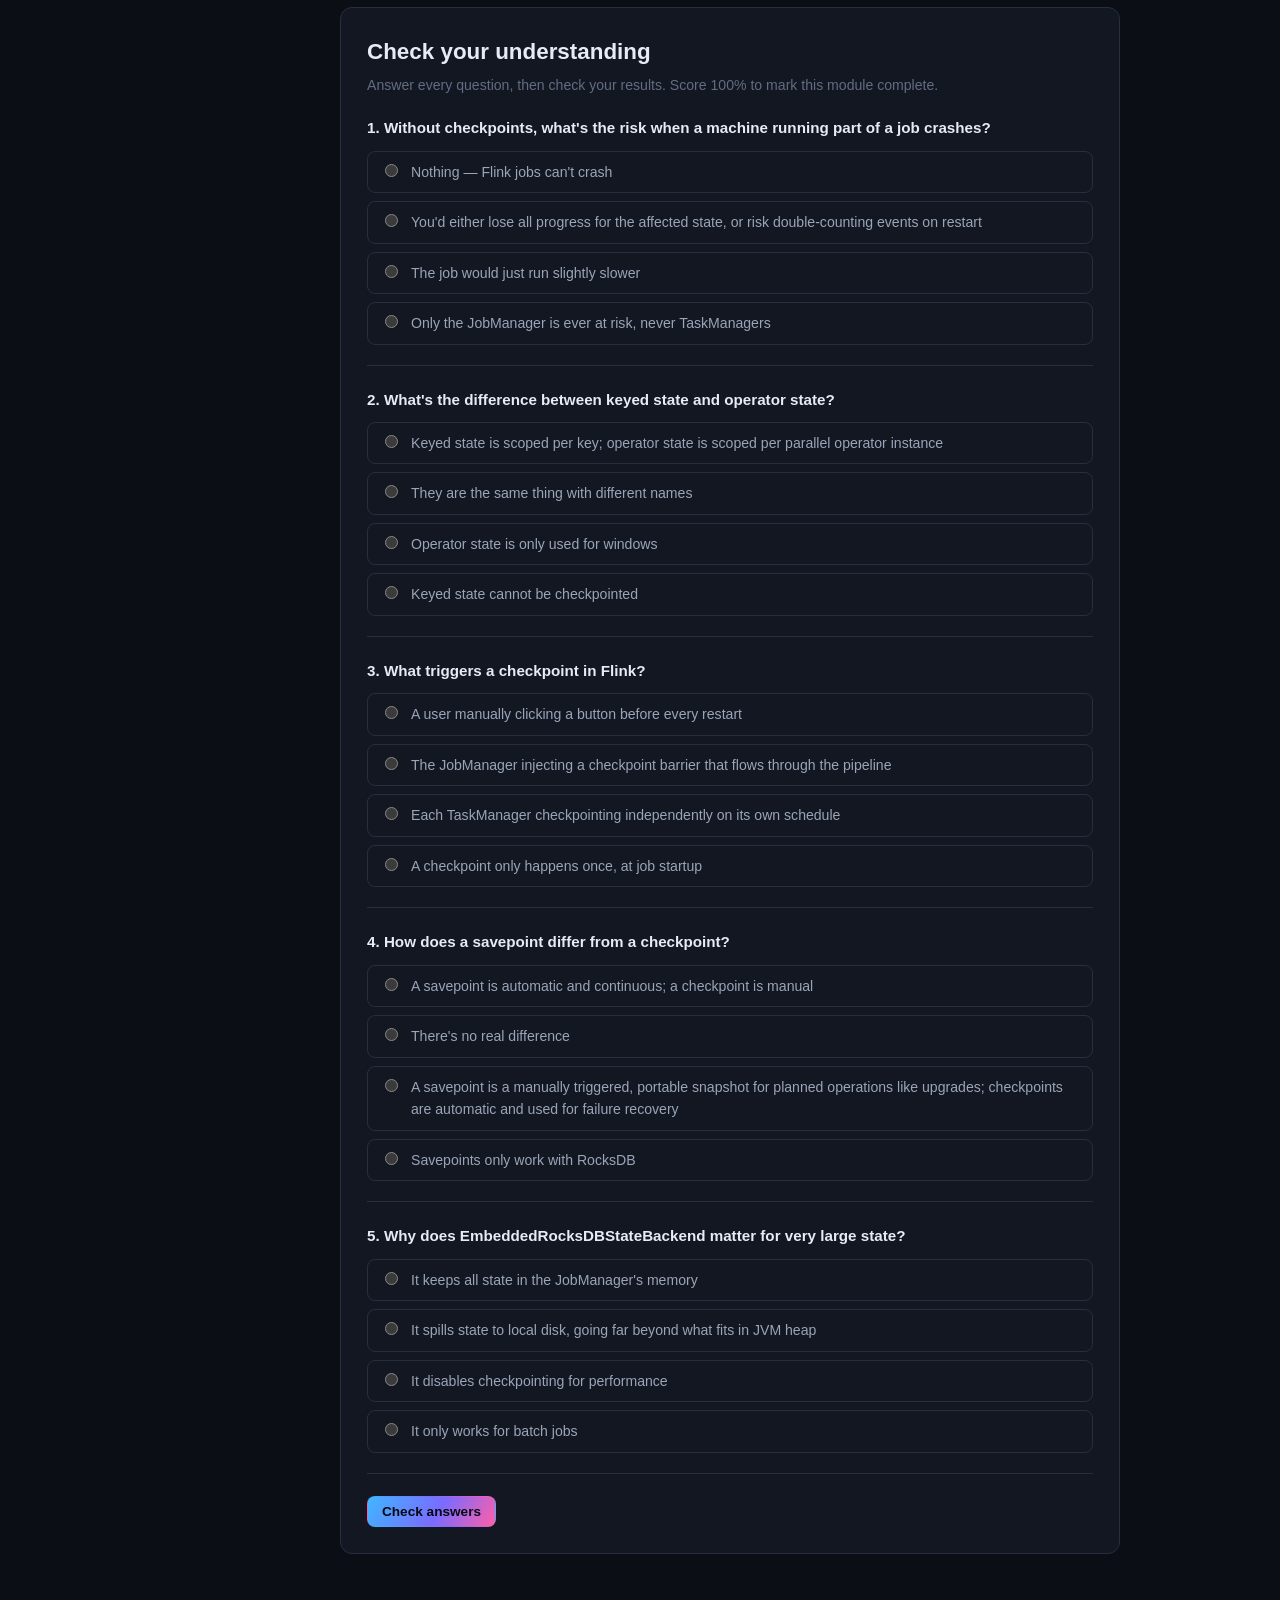
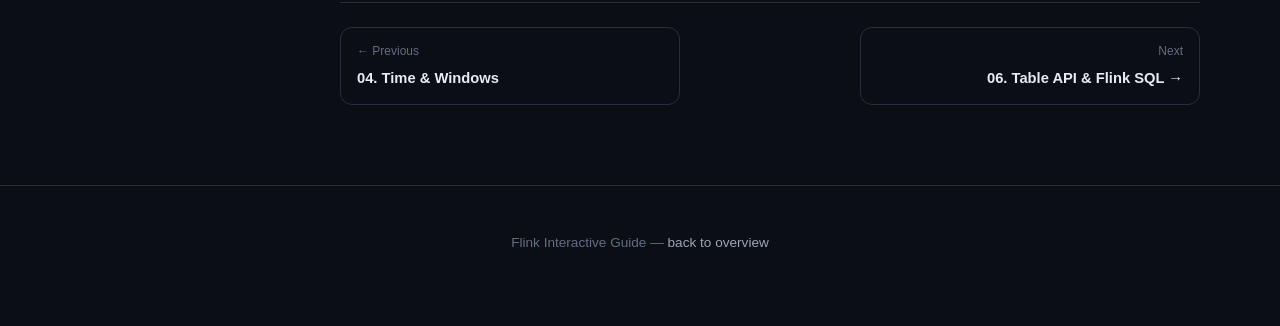
<file: modules/05-state-fault-tolerance.html>
<!doctype html>
<html lang="en">
<head>
  <meta charset="UTF-8" />
  <meta name="viewport" content="width=device-width, initial-scale=1.0" />
  <title>05 · State & Fault Tolerance — Flink Interactive Guide</title>
  <link rel="icon" href="data:image/svg+xml,<svg xmlns=%22http://www.w3.org/2000/svg%22 viewBox=%220 0 100 100%22><text y=%22.9em%22 font-size=%2290%22>🐿️</text></svg>" />
  <link rel="stylesheet" href="../assets/css/style.css" />
  <style>
    .sub-grid { display: grid; grid-template-columns: repeat(3, 1fr); gap: 12px; margin: 16px 0; }
    .sub-box { background: var(--bg-elevated-2); border: 1px solid var(--border); border-radius: var(--radius-sm); padding: 14px; text-align: center; }
    .sub-box h4 { margin: 0 0 10px; font-size: 0.8rem; color: var(--text-faint); font-weight: 600; }
    .sub-live { font-size: 1.7rem; font-weight: 800; color: var(--text); font-family: var(--mono); }
    .sub-ckpt { font-size: 0.75rem; color: var(--text-faint); margin-top: 6px; }
    .sub-box.recovering .sub-live { color: var(--warn); }
    #ft-log { max-height: 140px; overflow-y: auto; font-family: var(--mono); font-size: 0.78rem; color: var(--text-faint); margin-top: 14px; border-top: 1px solid var(--border); padding-top: 10px; }
    #ft-log div { margin-bottom: 4px; }
    #ft-log div.ckpt { color: var(--accent); }
    #ft-log div.fail { color: var(--danger); }
    #ft-log div.recover { color: var(--success); }
  </style>
</head>
<body>
  <header class="site-header">
    <div class="container">
      <a class="brand" href="../index.html">
        <span class="brand-mark">🐿️</span>
        Flink Interactive Guide
      </a>
      <nav class="nav-links">
        <a href="../index.html">Home</a>
        <a href="01-introduction.html">Modules</a>
        <a href="../cheatsheet.html">Cheatsheet</a>
        <a href="../CONTRIBUTING.md">Contributing</a>
        <a href="https://github.com/trishala23/flink-interactive-guide" target="_blank" rel="noopener">GitHub ↗</a>
        <span class="progress-pill" data-progress-pill></span>
      </nav>
      <button class="nav-toggle" aria-label="Toggle menu">☰</button>
    </div>
  </header>

  <div class="container module-layout">
    <aside class="module-sidebar">
      <h4>Modules</h4>
      <ol>
        <li><a data-module-id="introduction" href="01-introduction.html"><span class="dot"></span>01. Introduction</a></li>
        <li><a data-module-id="architecture" href="02-architecture.html"><span class="dot"></span>02. Architecture</a></li>
        <li><a data-module-id="datastream-api" href="03-datastream-api.html"><span class="dot"></span>03. DataStream API</a></li>
        <li><a data-module-id="windows-time" href="04-windows-time.html"><span class="dot"></span>04. Time &amp; Windows</a></li>
        <li><a data-module-id="state-fault-tolerance" href="05-state-fault-tolerance.html"><span class="dot"></span>05. State &amp; Fault Tolerance</a></li>
        <li><a data-module-id="table-sql" href="06-table-sql.html"><span class="dot"></span>06. Table API &amp; SQL</a></li>
        <li><a data-module-id="deployment" href="07-deployment.html"><span class="dot"></span>07. Deployment</a></li>
        <li><a data-module-id="lab" href="08-lab.html"><span class="dot"></span>08. The Lab</a></li>
        <li><a data-module-id="connectors" href="09-connectors.html"><span class="dot"></span>09. Connectors Lab</a></li>
        <li><a data-module-id="production" href="10-production-architecture.html"><span class="dot"></span>10. Production Architecture</a></li>
      <li><a data-module-id="patterns" href="11-production-patterns.html"><span class="dot"></span>11. Patterns from a Real Job</a></li>
      </ol>
    </aside>

    <main class="module-main">
      <div class="module-kicker">Module 05</div>
      <h1>State &amp; Fault Tolerance</h1>
      <p class="intro">
        Flink jobs run for weeks or months, and machines fail during that
        time. State and checkpointing are what let a job pick up exactly
        where it left off — without losing or double-counting a single
        event.
      </p>

      <div class="callout">
        <strong>New to this? Start here.</strong> Think of a video game
        with no save feature: if it crashes an hour in, you're back to
        the very start — all that progress just gone. A game with
        autosave is different: it crashes, you reload the last save, and
        you're back in business a minute later, not an hour. Flink's
        "state" is your job's progress (running counts, what it's seen
        so far); a "checkpoint" is the autosave. Everything below is
        really just: what gets saved, and how the autosave works.
      </div>

      <h2>Why does a streaming job even need "saves"?</h2>
      <p>
        Picture a job counting how many times each user has viewed a page
        today — a running total per user that lives entirely in memory
        while the job runs. Now a server hosting part of that job
        crashes. Without any saved progress, you have two bad options:
        wipe all counts back to zero (you just lost real data), or
        somehow guess what to keep (you risk counting some views twice).
        Neither is acceptable for a job that's supposed to run for
        months. Checkpoints are how Flink avoids that dilemma entirely —
        it always has a recent, trustworthy save to reload from.
      </p>

      <h2>Two kinds of state (two kinds of "progress" to save)</h2>
      <ul>
        <li>
          <strong>Keyed state</strong> — one value <em>per key</em>, like
          a scoreboard with a separate line for every player rather than
          one shared number. In Flink this is <code>ValueState</code>,
          <code>ListState</code>, or <code>MapState</code>, and it's what
          almost every stateful operator uses under the hood: a running
          count per customer, a session per device, a "have I seen this
          ID before" set for deduplication.
        </li>
        <li>
          <strong>Operator state</strong> — not tied to any key at all,
          just tied to one worker's own progress, like a bookmark that
          says "I've read up to page 47" regardless of what's written on
          that page. The classic example is a Kafka source remembering
          "I've read up to message #4821 in partition 2," so after a
          restart it knows exactly where to resume reading.
        </li>
      </ul>

      <h2>Checkpoints: the autosave itself</h2>
      <p>
        Periodically, the JobManager sends a <strong>checkpoint
        barrier</strong> — think of it as a "save now" signal — flowing
        through the pipeline alongside the real data. As it passes each
        operator, that operator writes its current state to durable
        storage. Once <em>every</em> operator across the whole pipeline
        has confirmed its save, the checkpoint is complete: one
        consistent, whole-pipeline point-in-time snapshot to recover
        from — not a patchwork of saves taken at different moments.
      </p>
      <p>
        On failure, Flink restarts the affected parts of the job from the
        <strong>latest completed checkpoint</strong> and replays source
        data from the position recorded in that snapshot (that's what the
        Kafka "bookmark" from operator state is for). Combined with a
        replayable source like Kafka and transactional sinks, this
        combination is what gives Flink its <strong>exactly-once</strong>
        guarantee: every event affects the result exactly once, crash or
        no crash.
      </p>

      <div class="callout">
        <strong>Checkpoints vs. savepoints:</strong> a checkpoint is
        Flink's own automatic, frequent autosave, purely for failure
        recovery — you never trigger it by hand. A
        <strong>savepoint</strong> is more like manually typing "save"
        before doing something risky: you trigger it yourself before a
        planned operation — upgrading your job's code, changing its
        parallelism, or moving it to a different cluster — then resume
        the new version of the job from that exact point, with nothing
        lost.
      </div>

      <h2>Try it: simulate a crash</h2>
      <p>
        Below are three parallel subtasks (Module 02), each keeping its
        own running count — that's their keyed state. The "job" saves
        (checkpoints) that count periodically. Start the stream, let a
        checkpoint or two happen, then hit <strong>Simulate
        failure</strong> and watch it reload from the last save — not
        from zero, and not from thin air.
      </p>

      <div class="widget">
        <div class="widget-label">Checkpoint &amp; recovery simulator</div>
        <div class="sub-grid" id="ft-subs">
          <div class="sub-box" data-sub="0"><h4>Subtask 0</h4><div class="sub-live">0</div><div class="sub-ckpt">checkpoint: 0</div></div>
          <div class="sub-box" data-sub="1"><h4>Subtask 1</h4><div class="sub-live">0</div><div class="sub-ckpt">checkpoint: 0</div></div>
          <div class="sub-box" data-sub="2"><h4>Subtask 2</h4><div class="sub-live">0</div><div class="sub-ckpt">checkpoint: 0</div></div>
        </div>
        <div class="controls">
          <button class="btn btn-primary btn-sm" id="ft-start">▶ Start stream</button>
          <button class="btn btn-secondary btn-sm" id="ft-fail">💥 Simulate failure</button>
          <button class="btn btn-secondary btn-sm" id="ft-reset">↺ Reset</button>
        </div>
        <div id="ft-log"></div>
      </div>

      <h2>State backends, briefly</h2>
      <p>
        While the job is running, state has to actually live somewhere on
        the worker — that "somewhere" is the <strong>state backend</strong>.
        Two options, with a trade-off you've probably made before with
        your own notes:
      </p>
      <table>
        <thead><tr><th>Backend</th><th>Like...</th><th>Trade-off</th></tr></thead>
        <tbody>
          <tr>
            <td><code>HashMapStateBackend</code></td>
            <td>Keeping it all in your head</td>
            <td>Very fast to access, but limited by how much fits (JVM memory) — fine for small-to-moderate state.</td>
          </tr>
          <tr>
            <td><code>EmbeddedRocksDBStateBackend</code></td>
            <td>Writing it in a notebook on your desk</td>
            <td>Slightly slower per access, but holds far more than memory ever could — the usual choice once state gets large (millions of keys).</td>
          </tr>
        </tbody>
      </table>
      <p>
        Either way, this local copy is just where state lives <em>while
        running</em> — checkpoints still back it up to durable remote
        storage (e.g. S3 or HDFS), which is what actually survives a
        machine being lost entirely.
      </p>

      <h2>How this is actually used in Flink</h2>
      <p>
        A common real case: flag a customer if they make more than 5
        transactions in one minute (basic fraud detection). That "count
        in the last minute, per customer" has to survive restarts, or a
        well-timed crash would quietly reset everyone's count to zero —
        exactly the kind of state this module is about.
      </p>
      <pre><code>public class FraudCheckFunction extends KeyedProcessFunction&lt;String, Transaction, Alert&gt; {
    // keyed state: one counter per customer ID, survives checkpoints and restarts
    private ValueState&lt;Integer&gt; recentCount;

    public void processElement(Transaction t, Context ctx, Collector&lt;Alert&gt; out) {
        int count = recentCount.value() == null ? 0 : recentCount.value();
        count++;
        recentCount.update(count);
        if (count &gt; 5) out.collect(new Alert(t.customerId));
    }
}</code></pre>
      <p>
        <code>recentCount</code> is exactly the "scoreboard per player"
        keyed state from earlier. Because it's checkpointed automatically,
        a crash mid-job can't quietly reset a customer's count and let
        fraud slip through unflagged.
      </p>

      <div id="quiz-root" data-module-id="state-fault-tolerance"></div>

      <nav class="module-pager">
        <a class="pager-link prev" href="04-windows-time.html">
          <span class="dir">← Previous</span>
          <span class="title">04. Time &amp; Windows</span>
        </a>
        <a class="pager-link next" href="06-table-sql.html">
          <span class="dir">Next</span>
          <span class="title">06. Table API &amp; Flink SQL →</span>
        </a>
      </nav>
    </main>
  </div>

  <footer class="site-footer">
    <div class="container">
      <p>Flink Interactive Guide — <a href="../index.html">back to overview</a></p>
    </div>
  </footer>

  <script src="../assets/js/app.js"></script>
  <script>
    (function () {
      const N = 3;
      let live = [0, 0, 0];
      let checkpoint = [0, 0, 0];
      let checkpointNum = 0;
      let streamTimer = null;
      let ckptTimer = null;
      let running = false;
      let recovering = false;

      const boxes = Array.from(document.querySelectorAll(".sub-box"));
      const log = document.getElementById("ft-log");
      const startBtn = document.getElementById("ft-start");
      const failBtn = document.getElementById("ft-fail");
      const resetBtn = document.getElementById("ft-reset");

      function logLine(text, cls) {
        const div = document.createElement("div");
        if (cls) div.className = cls;
        div.textContent = text;
        log.appendChild(div);
        log.scrollTop = log.scrollHeight;
      }

      function render() {
        boxes.forEach((box, i) => {
          box.classList.toggle("recovering", recovering);
          box.querySelector(".sub-live").textContent = recovering ? "…" : live[i];
          box.querySelector(".sub-ckpt").textContent = `checkpoint: ${checkpoint[i]}`;
        });
      }

      function tickEvent() {
        const sub = Math.floor(Math.random() * N);
        live[sub]++;
        render();
      }

      function tickCheckpoint() {
        checkpointNum++;
        checkpoint = [...live];
        render();
        logLine(`✓ Checkpoint #${checkpointNum} completed — snapshot: [${checkpoint.join(", ")}]`, "ckpt");
      }

      function start() {
        if (running) return;
        running = true;
        startBtn.textContent = "⏸ Pause stream";
        streamTimer = setInterval(tickEvent, 500);
        ckptTimer = setInterval(tickCheckpoint, 3500);
        logLine("▶ Stream started.");
      }

      function pause() {
        running = false;
        startBtn.textContent = "▶ Start stream";
        clearInterval(streamTimer);
        clearInterval(ckptTimer);
      }

      startBtn.addEventListener("click", () => (running ? pause() : start()));

      failBtn.addEventListener("click", () => {
        if (recovering) return;
        const wasRunning = running;
        pause();
        recovering = true;
        render();
        logLine("💥 Job failed! In-flight state since the last checkpoint is lost.", "fail");
        setTimeout(() => {
          live = [...checkpoint];
          recovering = false;
          render();
          logLine(`↺ Recovered from checkpoint #${checkpointNum} — state restored to [${checkpoint.join(", ")}]. Source replays from the recorded offset, so no event is skipped or double-counted once caught up.`, "recover");
          if (wasRunning) start();
        }, 1400);
      });

      resetBtn.addEventListener("click", () => {
        pause();
        live = [0, 0, 0];
        checkpoint = [0, 0, 0];
        checkpointNum = 0;
        recovering = false;
        render();
        log.innerHTML = "";
        logLine("Demo reset.");
      });

      render();
    })();

    window.QUIZ_DATA = {
      title: "Check your understanding",
      questions: [
        {
          prompt: "Without checkpoints, what's the risk when a machine running part of a job crashes?",
          options: [
            "Nothing — Flink jobs can't crash",
            "You'd either lose all progress for the affected state, or risk double-counting events on restart",
            "The job would just run slightly slower",
            "Only the JobManager is ever at risk, never TaskManagers",
          ],
          correct: 1,
          explain: "Like a game with no save feature, a crash with no checkpoint means either losing progress entirely or having no safe way to know what was already processed.",
        },
        {
          prompt: "What's the difference between keyed state and operator state?",
          options: [
            "Keyed state is scoped per key; operator state is scoped per parallel operator instance",
            "They are the same thing with different names",
            "Operator state is only used for windows",
            "Keyed state cannot be checkpointed",
          ],
          correct: 0,
          explain: "Keyed state (ValueState, ListState, MapState) tracks per-key data; operator state tracks data per parallel instance, like Kafka source offsets.",
        },
        {
          prompt: "What triggers a checkpoint in Flink?",
          options: [
            "A user manually clicking a button before every restart",
            "The JobManager injecting a checkpoint barrier that flows through the pipeline",
            "Each TaskManager checkpointing independently on its own schedule",
            "A checkpoint only happens once, at job startup",
          ],
          correct: 1,
          explain: "Checkpoint barriers flow with the data; when every operator has snapshotted after the barrier passes, the checkpoint is complete.",
        },
        {
          prompt: "How does a savepoint differ from a checkpoint?",
          options: [
            "A savepoint is automatic and continuous; a checkpoint is manual",
            "There's no real difference",
            "A savepoint is a manually triggered, portable snapshot for planned operations like upgrades; checkpoints are automatic and used for failure recovery",
            "Savepoints only work with RocksDB",
          ],
          correct: 2,
          explain: "Savepoints are for deliberate operations (upgrades, rescaling, migration); checkpoints are Flink's ongoing automatic safety net.",
        },
        {
          prompt: "Why does EmbeddedRocksDBStateBackend matter for very large state?",
          options: [
            "It keeps all state in the JobManager's memory",
            "It spills state to local disk, going far beyond what fits in JVM heap",
            "It disables checkpointing for performance",
            "It only works for batch jobs",
          ],
          correct: 1,
          explain: "RocksDB-backed state lives on local disk, so it can scale well past available heap — the usual choice for jobs with large keyed state.",
        },
      ],
    };
  </script>
  <script src="../assets/js/quiz.js"></script>
</body>
</html>
</file>
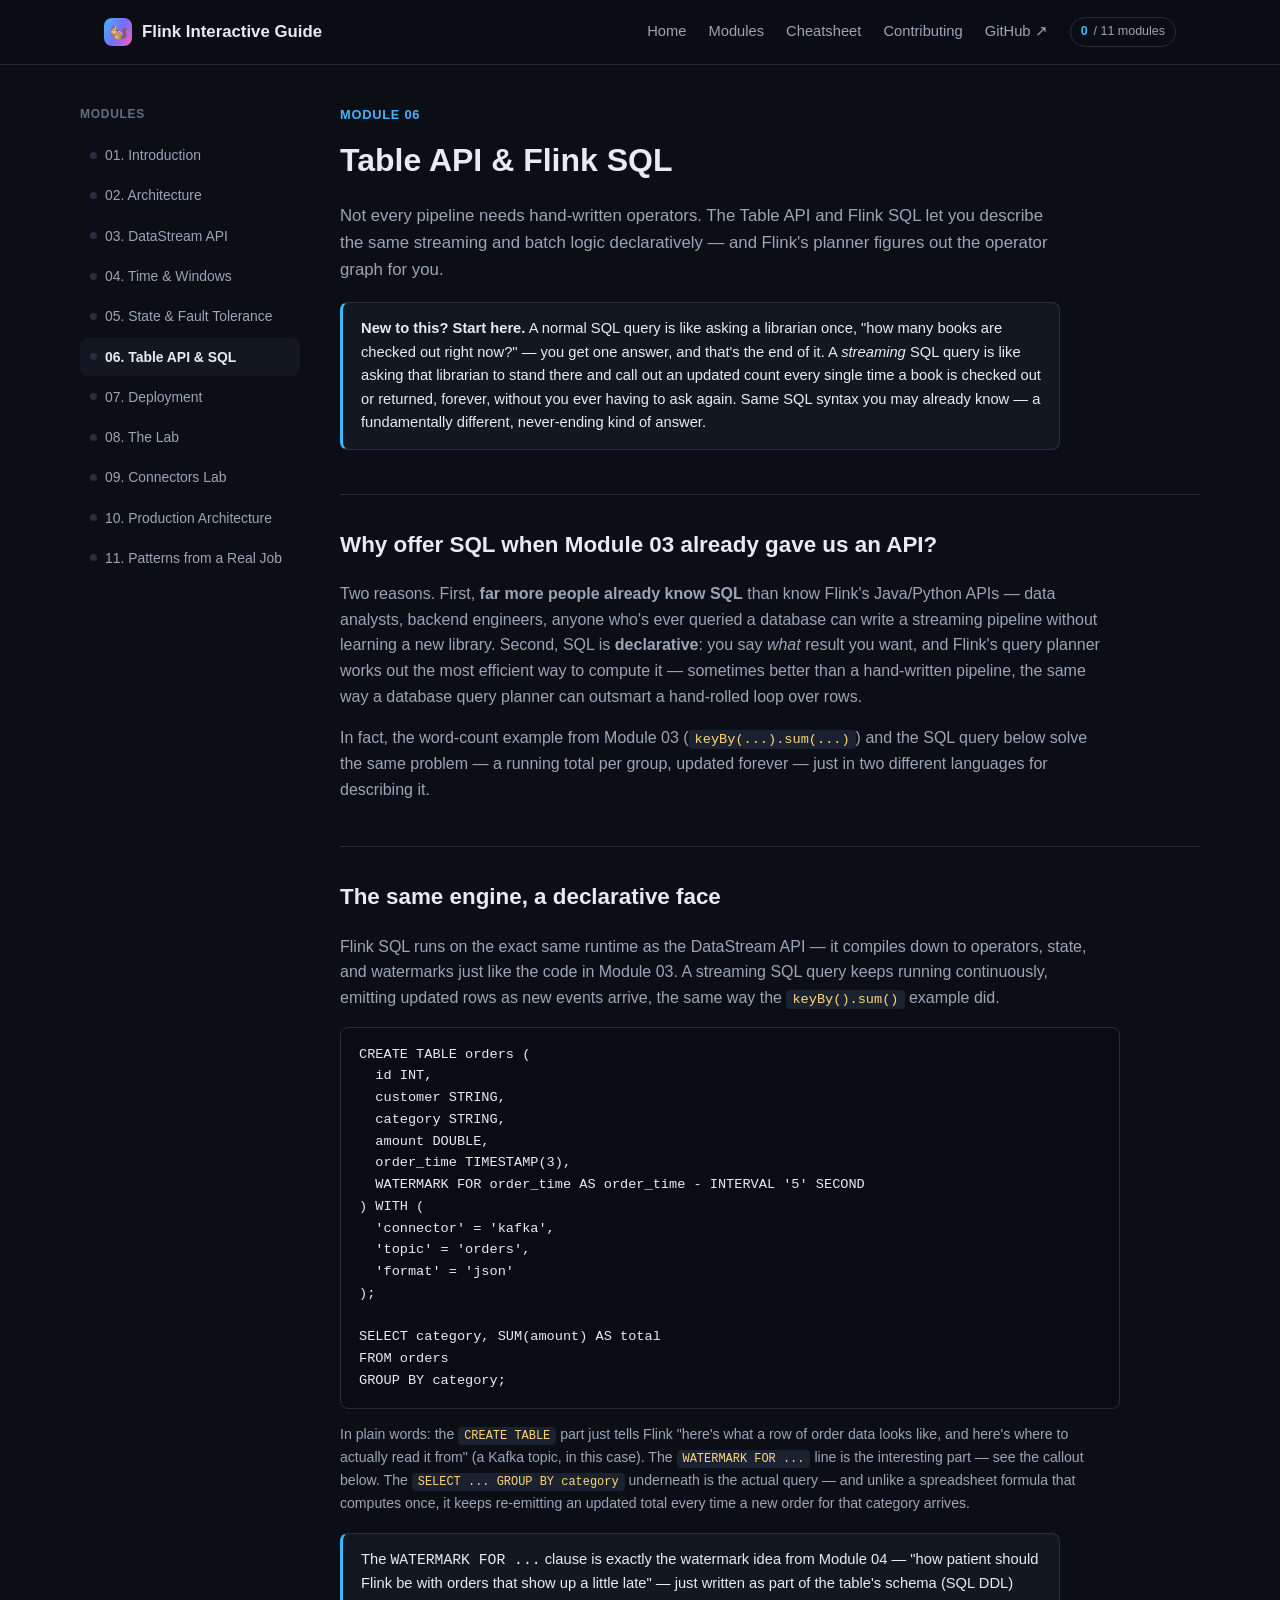
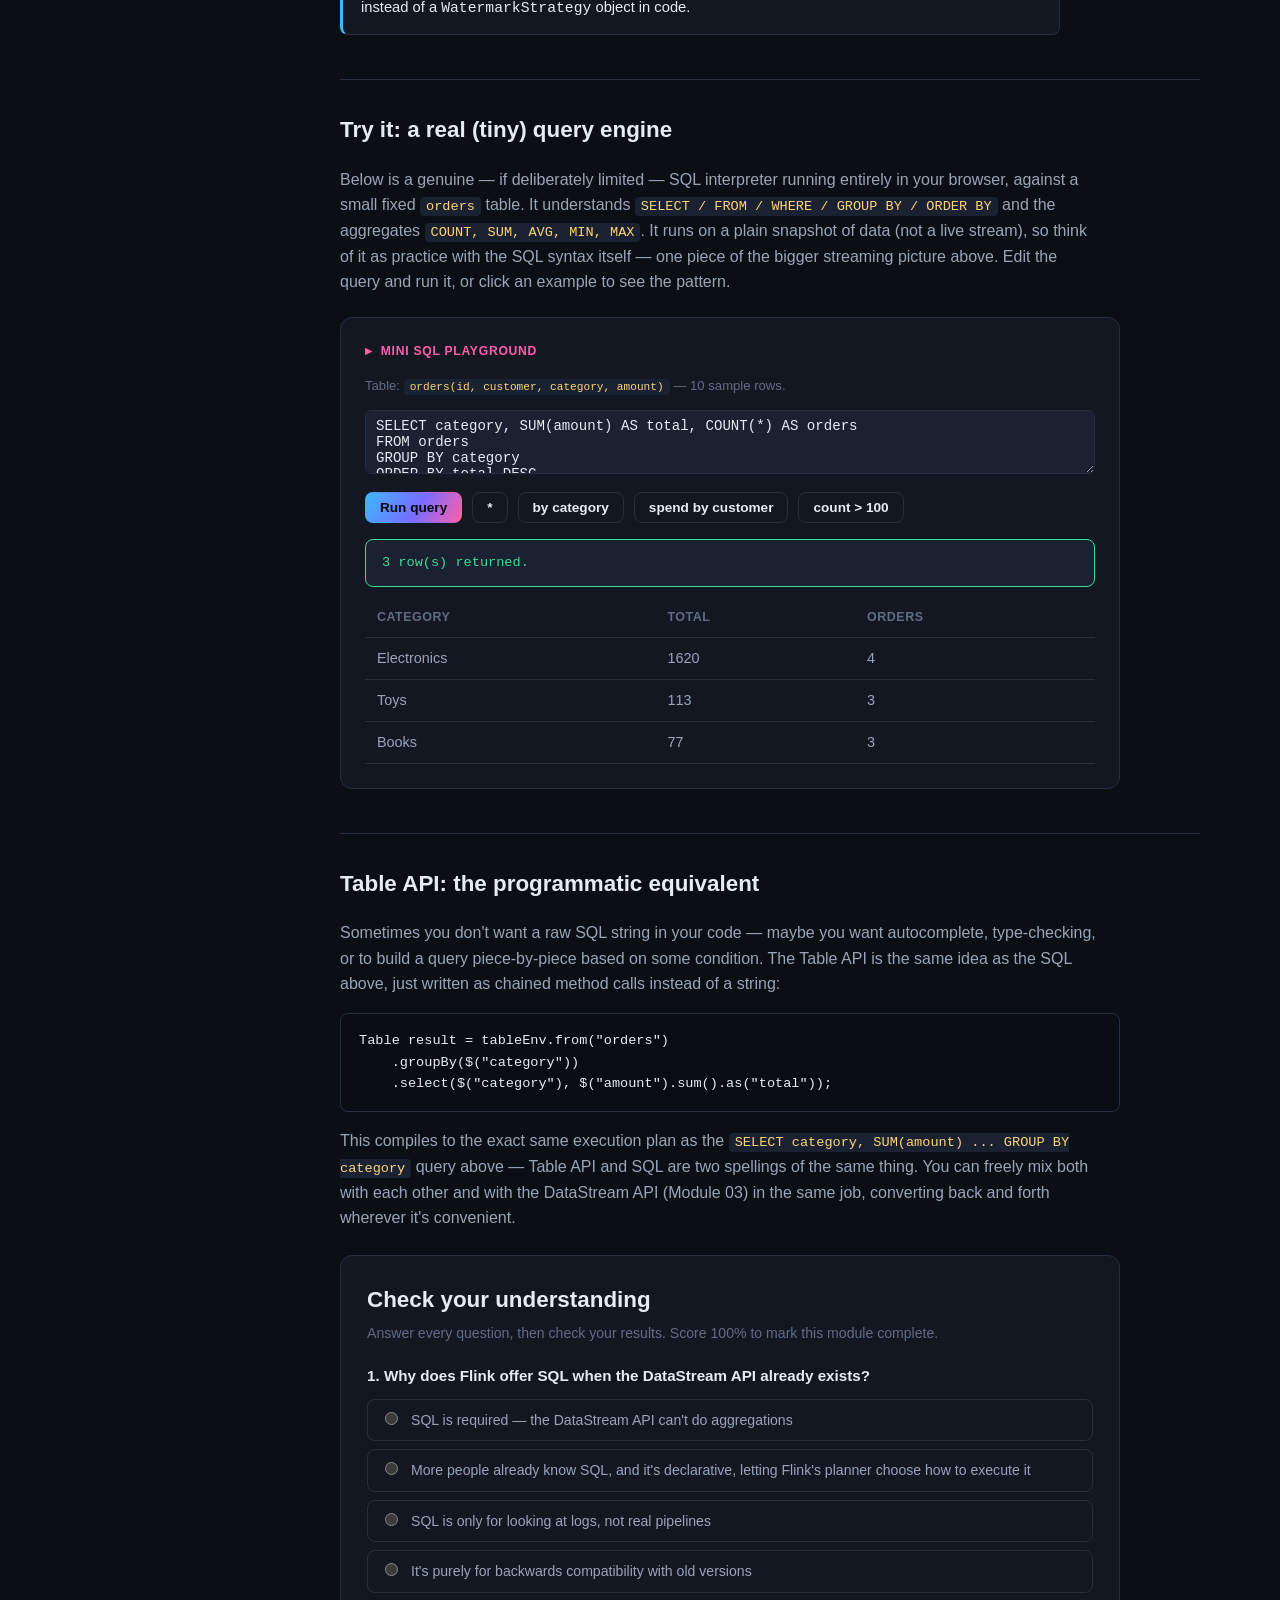
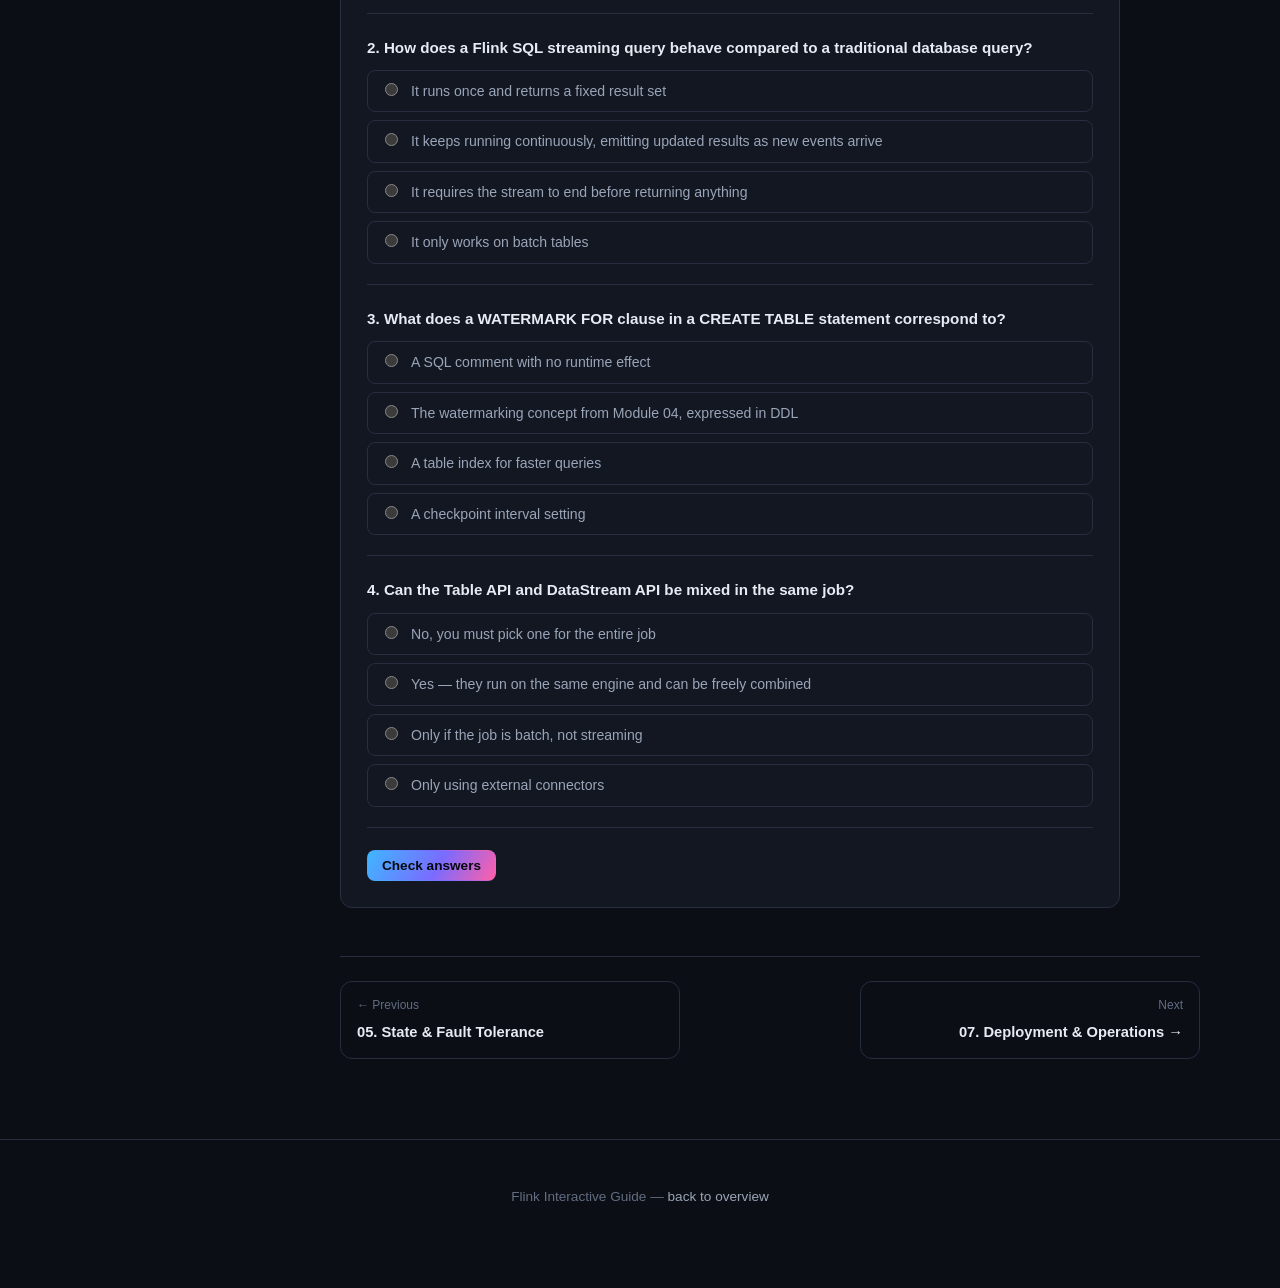
<file: modules/06-table-sql.html>
<!doctype html>
<html lang="en">
<head>
  <meta charset="UTF-8" />
  <meta name="viewport" content="width=device-width, initial-scale=1.0" />
  <title>06 · Table API & Flink SQL — Flink Interactive Guide</title>
  <link rel="icon" href="data:image/svg+xml,<svg xmlns=%22http://www.w3.org/2000/svg%22 viewBox=%220 0 100 100%22><text y=%22.9em%22 font-size=%2290%22>🐿️</text></svg>" />
  <link rel="stylesheet" href="../assets/css/style.css" />
</head>
<body>
  <header class="site-header">
    <div class="container">
      <a class="brand" href="../index.html">
        <span class="brand-mark">🐿️</span>
        Flink Interactive Guide
      </a>
      <nav class="nav-links">
        <a href="../index.html">Home</a>
        <a href="01-introduction.html">Modules</a>
        <a href="../cheatsheet.html">Cheatsheet</a>
        <a href="../CONTRIBUTING.md">Contributing</a>
        <a href="https://github.com/trishala23/flink-interactive-guide" target="_blank" rel="noopener">GitHub ↗</a>
        <span class="progress-pill" data-progress-pill></span>
      </nav>
      <button class="nav-toggle" aria-label="Toggle menu">☰</button>
    </div>
  </header>

  <div class="container module-layout">
    <aside class="module-sidebar">
      <h4>Modules</h4>
      <ol>
        <li><a data-module-id="introduction" href="01-introduction.html"><span class="dot"></span>01. Introduction</a></li>
        <li><a data-module-id="architecture" href="02-architecture.html"><span class="dot"></span>02. Architecture</a></li>
        <li><a data-module-id="datastream-api" href="03-datastream-api.html"><span class="dot"></span>03. DataStream API</a></li>
        <li><a data-module-id="windows-time" href="04-windows-time.html"><span class="dot"></span>04. Time &amp; Windows</a></li>
        <li><a data-module-id="state-fault-tolerance" href="05-state-fault-tolerance.html"><span class="dot"></span>05. State &amp; Fault Tolerance</a></li>
        <li><a data-module-id="table-sql" href="06-table-sql.html"><span class="dot"></span>06. Table API &amp; SQL</a></li>
        <li><a data-module-id="deployment" href="07-deployment.html"><span class="dot"></span>07. Deployment</a></li>
        <li><a data-module-id="lab" href="08-lab.html"><span class="dot"></span>08. The Lab</a></li>
        <li><a data-module-id="connectors" href="09-connectors.html"><span class="dot"></span>09. Connectors Lab</a></li>
        <li><a data-module-id="production" href="10-production-architecture.html"><span class="dot"></span>10. Production Architecture</a></li>
      <li><a data-module-id="patterns" href="11-production-patterns.html"><span class="dot"></span>11. Patterns from a Real Job</a></li>
      </ol>
    </aside>

    <main class="module-main">
      <div class="module-kicker">Module 06</div>
      <h1>Table API &amp; Flink SQL</h1>
      <p class="intro">
        Not every pipeline needs hand-written operators. The Table API and
        Flink SQL let you describe the same streaming and batch logic
        declaratively — and Flink's planner figures out the operator graph
        for you.
      </p>

      <div class="callout">
        <strong>New to this? Start here.</strong> A normal SQL query is
        like asking a librarian once, "how many books are checked out
        right now?" — you get one answer, and that's the end of it. A
        <em>streaming</em> SQL query is like asking that librarian to
        stand there and call out an updated count every single time a
        book is checked out or returned, forever, without you ever having
        to ask again. Same SQL syntax you may already know — a
        fundamentally different, never-ending kind of answer.
      </div>

      <h2>Why offer SQL when Module 03 already gave us an API?</h2>
      <p>
        Two reasons. First, <strong>far more people already know SQL</strong>
        than know Flink's Java/Python APIs — data analysts, backend
        engineers, anyone who's ever queried a database can write a
        streaming pipeline without learning a new library. Second, SQL is
        <strong>declarative</strong>: you say <em>what</em> result you
        want, and Flink's query planner works out the most efficient way
        to compute it — sometimes better than a hand-written pipeline,
        the same way a database query planner can outsmart a hand-rolled
        loop over rows.
      </p>
      <p>
        In fact, the word-count example from Module 03
        (<code>keyBy(...).sum(...)</code>) and the SQL query below solve
        the same problem — a running total per group, updated forever —
        just in two different languages for describing it.
      </p>

      <h2>The same engine, a declarative face</h2>
      <p>
        Flink SQL runs on the exact same runtime as the DataStream API —
        it compiles down to operators, state, and watermarks just like the
        code in Module 03. A streaming SQL query keeps running
        continuously, emitting updated rows as new events arrive, the same
        way the <code>keyBy().sum()</code> example did.
      </p>

      <pre><code>CREATE TABLE orders (
  id INT,
  customer STRING,
  category STRING,
  amount DOUBLE,
  order_time TIMESTAMP(3),
  WATERMARK FOR order_time AS order_time - INTERVAL '5' SECOND
) WITH (
  'connector' = 'kafka',
  'topic' = 'orders',
  'format' = 'json'
);

SELECT category, SUM(amount) AS total
FROM orders
GROUP BY category;</code></pre>
      <p style="font-size: 0.88rem; color: var(--text-dim);">
        In plain words: the <code>CREATE TABLE</code> part just tells
        Flink "here's what a row of order data looks like, and here's
        where to actually read it from" (a Kafka topic, in this case).
        The <code>WATERMARK FOR ...</code> line is the interesting part —
        see the callout below. The <code>SELECT ... GROUP BY category</code>
        underneath is the actual query — and unlike a spreadsheet formula
        that computes once, it keeps re-emitting an updated total every
        time a new order for that category arrives.
      </p>

      <div class="callout">
        The <code>WATERMARK FOR ...</code> clause is exactly the watermark
        idea from Module 04 — "how patient should Flink be with orders
        that show up a little late" — just written as part of the table's
        schema (SQL DDL) instead of a <code>WatermarkStrategy</code>
        object in code.
      </div>

      <h2>Try it: a real (tiny) query engine</h2>
      <p>
        Below is a genuine — if deliberately limited — SQL interpreter
        running entirely in your browser, against a small fixed
        <code>orders</code> table. It understands
        <code>SELECT / FROM / WHERE / GROUP BY / ORDER BY</code> and the
        aggregates <code>COUNT, SUM, AVG, MIN, MAX</code>. It runs on a
        plain snapshot of data (not a live stream), so think of it as
        practice with the SQL syntax itself — one piece of the bigger
        streaming picture above. Edit the query and run it, or click an
        example to see the pattern.
      </p>

      <div class="widget">
        <div class="widget-label">Mini SQL playground</div>
        <p style="margin-top:0; font-size: 0.82rem; color: var(--text-faint);">Table: <code>orders(id, customer, category, amount)</code> — 10 sample rows.</p>
        <textarea id="sql-input" rows="3">SELECT category, SUM(amount) AS total, COUNT(*) AS orders
FROM orders
GROUP BY category
ORDER BY total DESC</textarea>
        <div class="controls" style="margin-top: 10px;">
          <button class="btn btn-primary btn-sm" id="sql-run">Run query</button>
          <button class="btn btn-secondary btn-sm" data-sql-example="SELECT * FROM orders">*</button>
          <button class="btn btn-secondary btn-sm" data-sql-example="SELECT customer, amount FROM orders WHERE category = 'Electronics'">by category</button>
          <button class="btn btn-secondary btn-sm" data-sql-example="SELECT customer, SUM(amount) AS total FROM orders GROUP BY customer ORDER BY total DESC">spend by customer</button>
          <button class="btn btn-secondary btn-sm" data-sql-example="SELECT COUNT(*) AS big_orders FROM orders WHERE amount > 100">count &gt; 100</button>
        </div>
        <div class="result-box" id="sql-status" style="display:none;"></div>
        <div id="sql-output" style="margin-top: 12px;"></div>
      </div>

      <h2>Table API: the programmatic equivalent</h2>
      <p>
        Sometimes you don't want a raw SQL string in your code — maybe
        you want autocomplete, type-checking, or to build a query
        piece-by-piece based on some condition. The Table API is the same
        idea as the SQL above, just written as chained method calls
        instead of a string:
      </p>
      <pre><code>Table result = tableEnv.from("orders")
    .groupBy($("category"))
    .select($("category"), $("amount").sum().as("total"));</code></pre>
      <p>
        This compiles to the exact same execution plan as the
        <code>SELECT category, SUM(amount) ... GROUP BY category</code>
        query above — Table API and SQL are two spellings of the same
        thing. You can freely mix both with each other and with the
        DataStream API (Module 03) in the same job, converting back and
        forth wherever it's convenient.
      </p>

      <div id="quiz-root" data-module-id="table-sql"></div>

      <nav class="module-pager">
        <a class="pager-link prev" href="05-state-fault-tolerance.html">
          <span class="dir">← Previous</span>
          <span class="title">05. State &amp; Fault Tolerance</span>
        </a>
        <a class="pager-link next" href="07-deployment.html">
          <span class="dir">Next</span>
          <span class="title">07. Deployment &amp; Operations →</span>
        </a>
      </nav>
    </main>
  </div>

  <footer class="site-footer">
    <div class="container">
      <p>Flink Interactive Guide — <a href="../index.html">back to overview</a></p>
    </div>
  </footer>

  <script src="../assets/js/app.js"></script>
  <script src="../assets/js/sql-playground.js"></script>
  <script>
    window.QUIZ_DATA = {
      title: "Check your understanding",
      questions: [
        {
          prompt: "Why does Flink offer SQL when the DataStream API already exists?",
          options: [
            "SQL is required — the DataStream API can't do aggregations",
            "More people already know SQL, and it's declarative, letting Flink's planner choose how to execute it",
            "SQL is only for looking at logs, not real pipelines",
            "It's purely for backwards compatibility with old versions",
          ],
          correct: 1,
          explain: "SQL lowers the barrier to entry for people who already know it, and being declarative means you describe the result you want while Flink's planner figures out how to compute it.",
        },
        {
          prompt: "How does a Flink SQL streaming query behave compared to a traditional database query?",
          options: [
            "It runs once and returns a fixed result set",
            "It keeps running continuously, emitting updated results as new events arrive",
            "It requires the stream to end before returning anything",
            "It only works on batch tables",
          ],
          correct: 1,
          explain: "A streaming SQL query compiles to the same continuously-running operators as the DataStream API — results update as data flows in.",
        },
        {
          prompt: "What does a WATERMARK FOR clause in a CREATE TABLE statement correspond to?",
          options: [
            "A SQL comment with no runtime effect",
            "The watermarking concept from Module 04, expressed in DDL",
            "A table index for faster queries",
            "A checkpoint interval setting",
          ],
          correct: 1,
          explain: "It's the same bounded-out-of-orderness watermark strategy, just declared as part of the table's schema instead of Java/Python code.",
        },
        {
          prompt: "Can the Table API and DataStream API be mixed in the same job?",
          options: [
            "No, you must pick one for the entire job",
            "Yes — they run on the same engine and can be freely combined",
            "Only if the job is batch, not streaming",
            "Only using external connectors",
          ],
          correct: 1,
          explain: "Both APIs compile to the same underlying operators, so converting between a Table and a DataStream mid-pipeline is a normal pattern.",
        },
      ],
    };
  </script>
  <script src="../assets/js/quiz.js"></script>
</body>
</html>
</file>
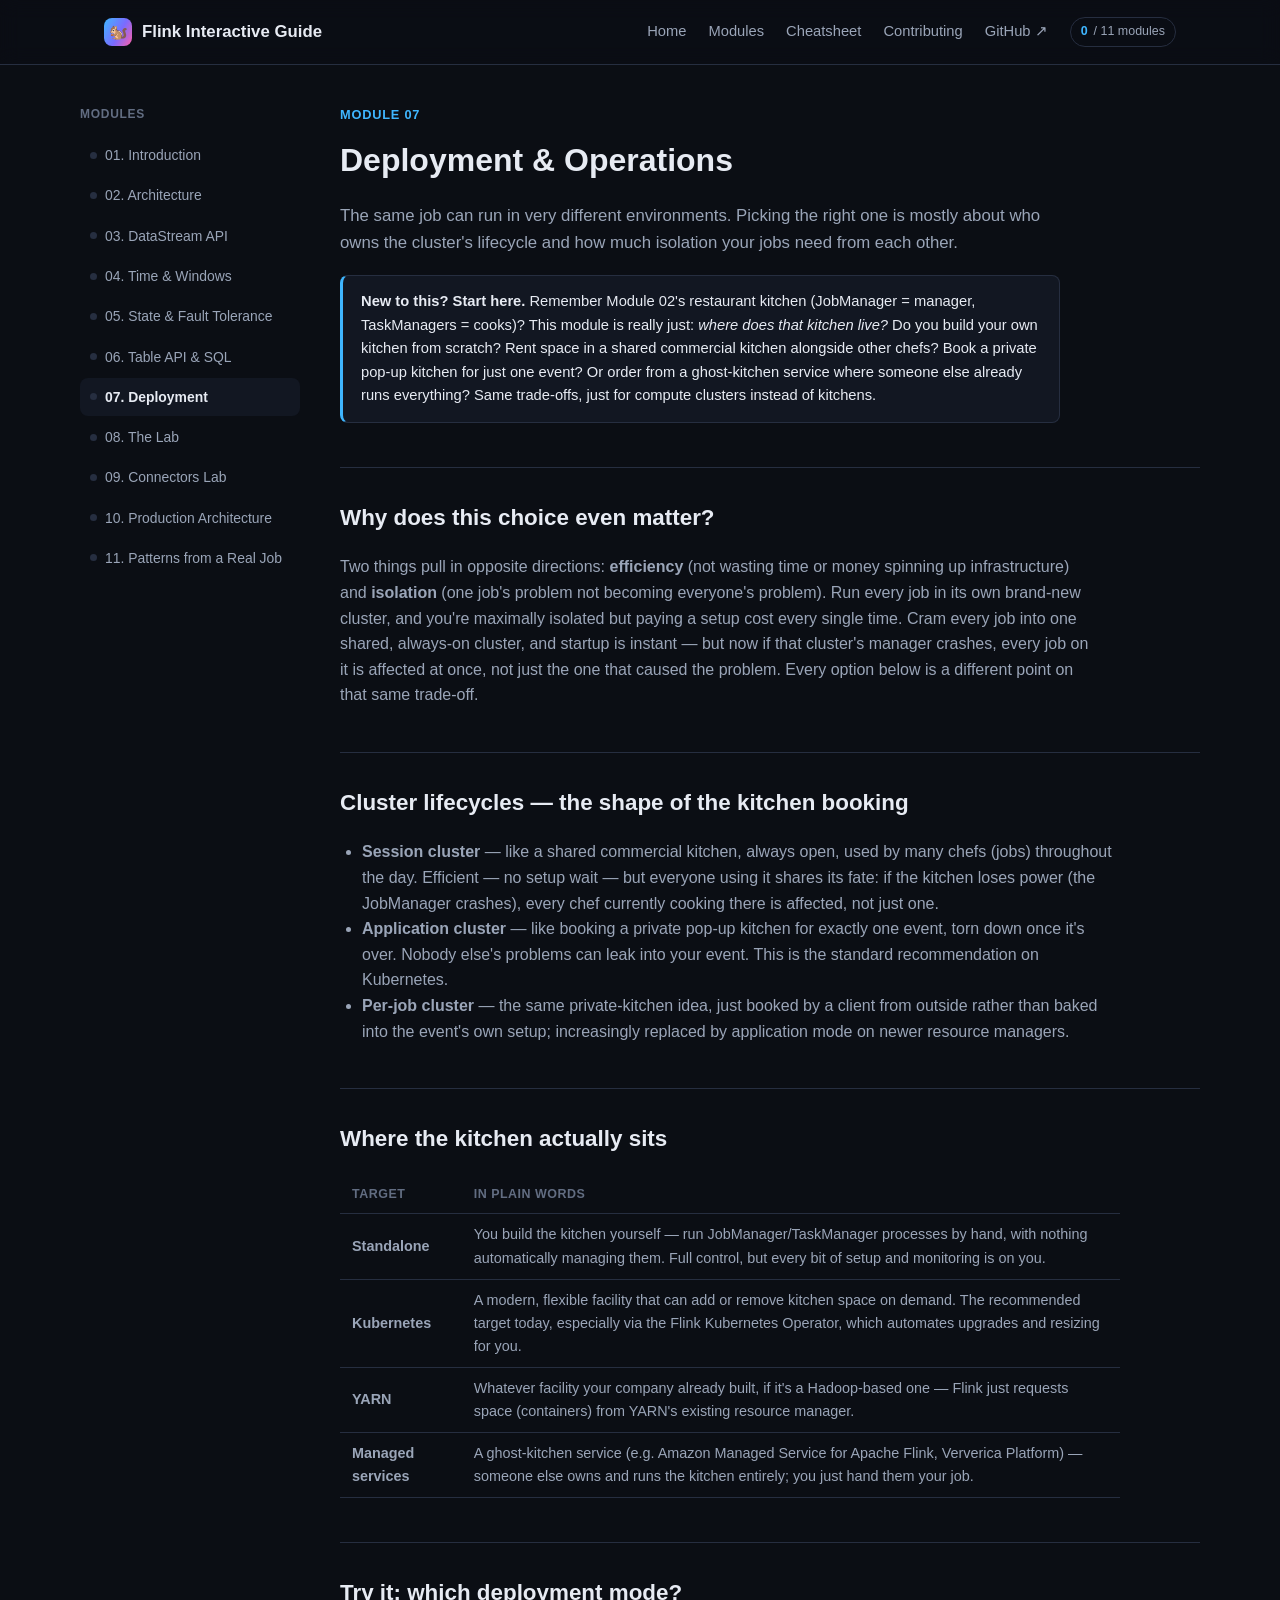
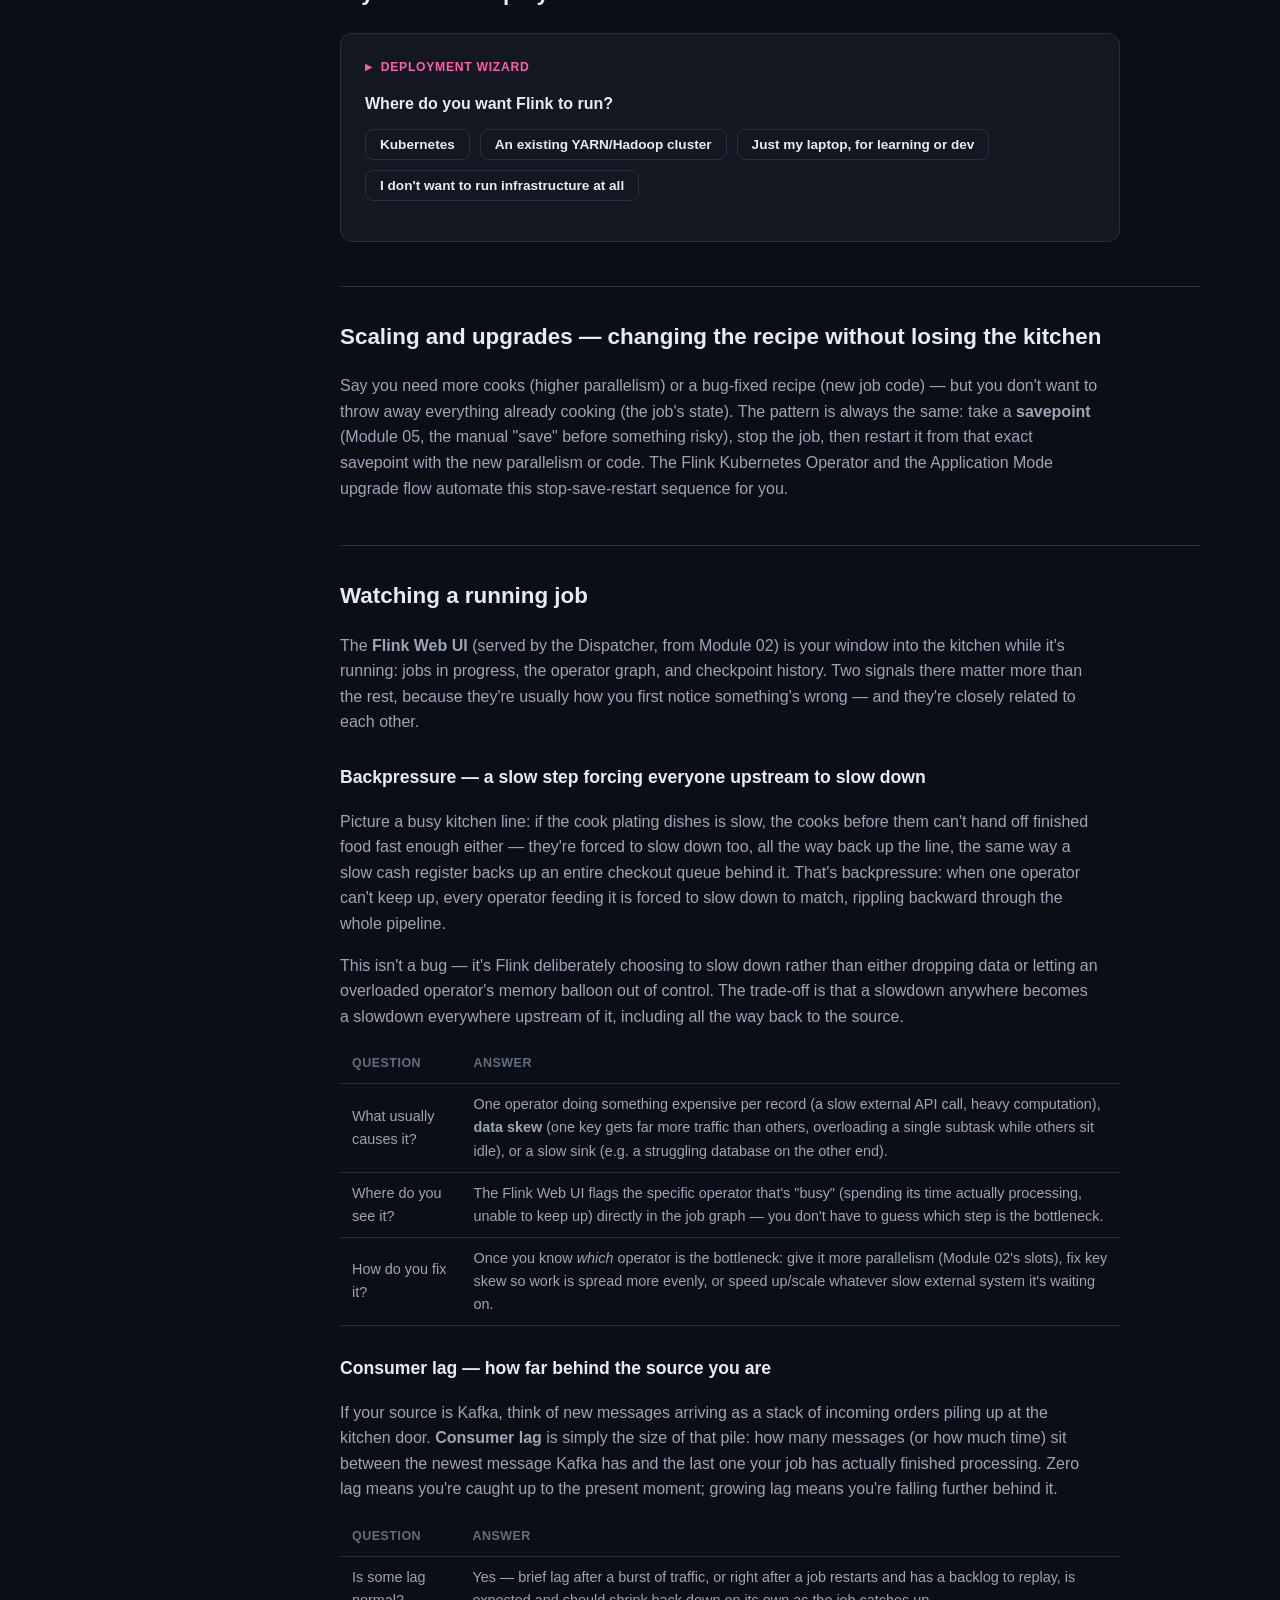
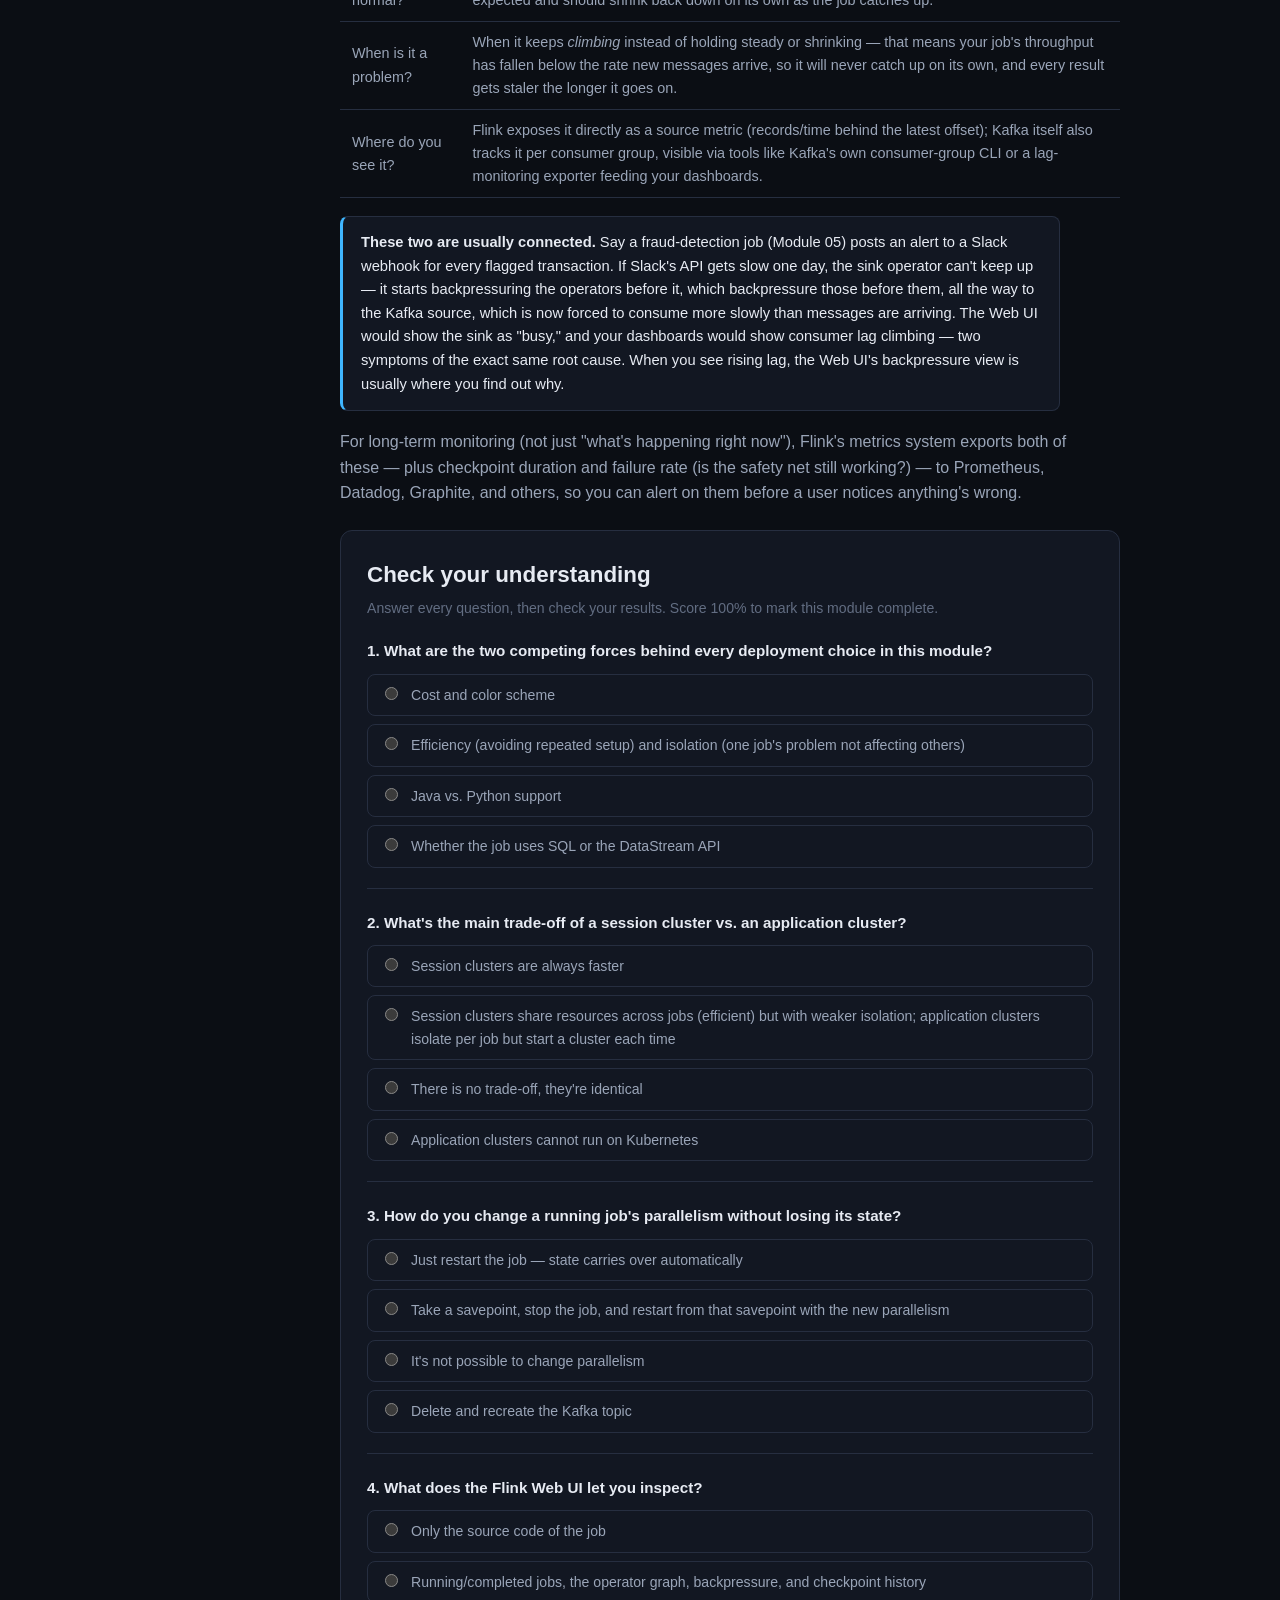
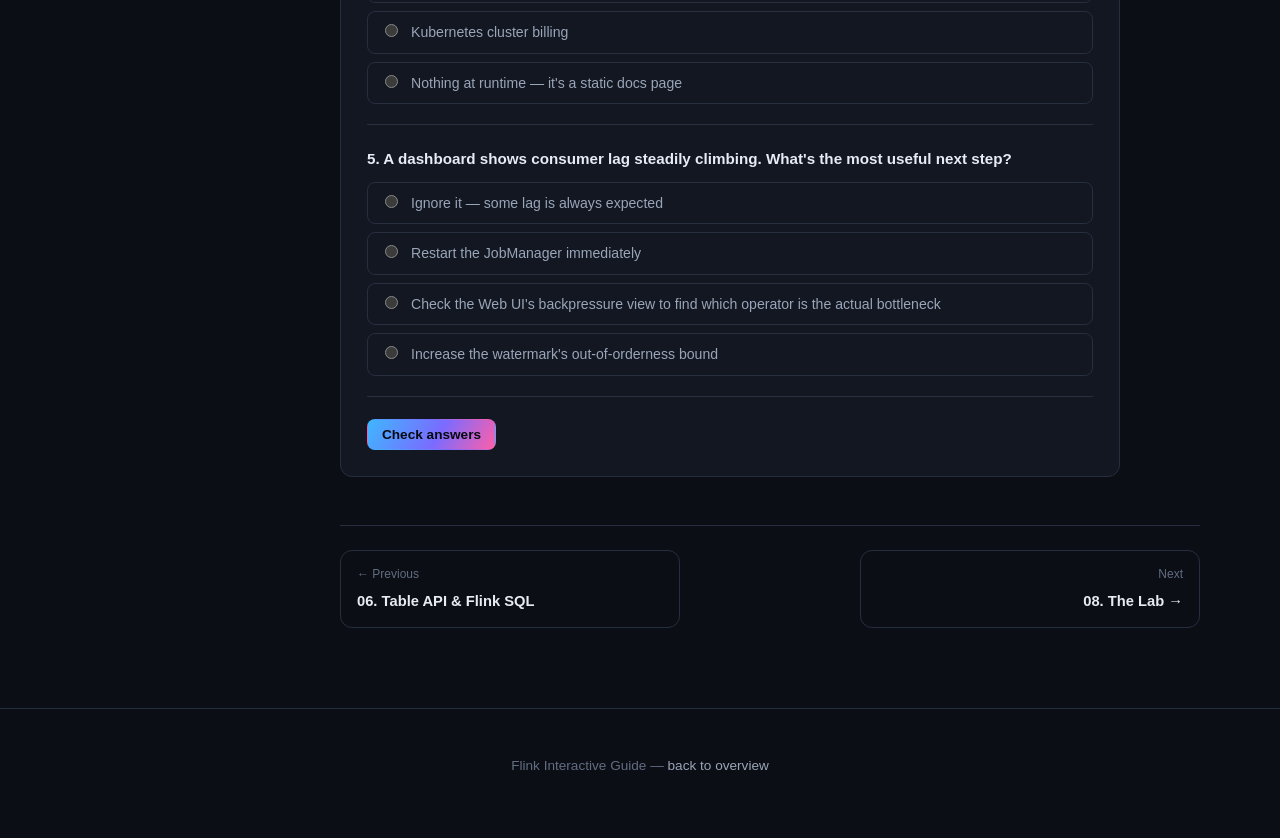
<file: modules/07-deployment.html>
<!doctype html>
<html lang="en">
<head>
  <meta charset="UTF-8" />
  <meta name="viewport" content="width=device-width, initial-scale=1.0" />
  <title>07 · Deployment & Operations — Flink Interactive Guide</title>
  <link rel="icon" href="data:image/svg+xml,<svg xmlns=%22http://www.w3.org/2000/svg%22 viewBox=%220 0 100 100%22><text y=%22.9em%22 font-size=%2290%22>🐿️</text></svg>" />
  <link rel="stylesheet" href="../assets/css/style.css" />
</head>
<body>
  <header class="site-header">
    <div class="container">
      <a class="brand" href="../index.html">
        <span class="brand-mark">🐿️</span>
        Flink Interactive Guide
      </a>
      <nav class="nav-links">
        <a href="../index.html">Home</a>
        <a href="01-introduction.html">Modules</a>
        <a href="../cheatsheet.html">Cheatsheet</a>
        <a href="../CONTRIBUTING.md">Contributing</a>
        <a href="https://github.com/trishala23/flink-interactive-guide" target="_blank" rel="noopener">GitHub ↗</a>
        <span class="progress-pill" data-progress-pill></span>
      </nav>
      <button class="nav-toggle" aria-label="Toggle menu">☰</button>
    </div>
  </header>

  <div class="container module-layout">
    <aside class="module-sidebar">
      <h4>Modules</h4>
      <ol>
        <li><a data-module-id="introduction" href="01-introduction.html"><span class="dot"></span>01. Introduction</a></li>
        <li><a data-module-id="architecture" href="02-architecture.html"><span class="dot"></span>02. Architecture</a></li>
        <li><a data-module-id="datastream-api" href="03-datastream-api.html"><span class="dot"></span>03. DataStream API</a></li>
        <li><a data-module-id="windows-time" href="04-windows-time.html"><span class="dot"></span>04. Time &amp; Windows</a></li>
        <li><a data-module-id="state-fault-tolerance" href="05-state-fault-tolerance.html"><span class="dot"></span>05. State &amp; Fault Tolerance</a></li>
        <li><a data-module-id="table-sql" href="06-table-sql.html"><span class="dot"></span>06. Table API &amp; SQL</a></li>
        <li><a data-module-id="deployment" href="07-deployment.html"><span class="dot"></span>07. Deployment</a></li>
        <li><a data-module-id="lab" href="08-lab.html"><span class="dot"></span>08. The Lab</a></li>
        <li><a data-module-id="connectors" href="09-connectors.html"><span class="dot"></span>09. Connectors Lab</a></li>
        <li><a data-module-id="production" href="10-production-architecture.html"><span class="dot"></span>10. Production Architecture</a></li>
      <li><a data-module-id="patterns" href="11-production-patterns.html"><span class="dot"></span>11. Patterns from a Real Job</a></li>
      </ol>
    </aside>

    <main class="module-main">
      <div class="module-kicker">Module 07</div>
      <h1>Deployment &amp; Operations</h1>
      <p class="intro">
        The same job can run in very different environments. Picking the
        right one is mostly about who owns the cluster's lifecycle and how
        much isolation your jobs need from each other.
      </p>

      <div class="callout">
        <strong>New to this? Start here.</strong> Remember Module 02's
        restaurant kitchen (JobManager = manager, TaskManagers = cooks)?
        This module is really just: <em>where does that kitchen live?</em>
        Do you build your own kitchen from scratch? Rent space in a
        shared commercial kitchen alongside other chefs? Book a private
        pop-up kitchen for just one event? Or order from a ghost-kitchen
        service where someone else already runs everything? Same
        trade-offs, just for compute clusters instead of kitchens.
      </div>

      <h2>Why does this choice even matter?</h2>
      <p>
        Two things pull in opposite directions: <strong>efficiency</strong>
        (not wasting time or money spinning up infrastructure) and
        <strong>isolation</strong> (one job's problem not becoming
        everyone's problem). Run every job in its own brand-new cluster,
        and you're maximally isolated but paying a setup cost every
        single time. Cram every job into one shared, always-on cluster,
        and startup is instant — but now if that cluster's manager
        crashes, every job on it is affected at once, not just the one
        that caused the problem. Every option below is a different point
        on that same trade-off.
      </p>

      <h2>Cluster lifecycles — the shape of the kitchen booking</h2>
      <ul>
        <li><strong>Session cluster</strong> — like a shared commercial kitchen, always open, used by many chefs (jobs) throughout the day. Efficient — no setup wait — but everyone using it shares its fate: if the kitchen loses power (the JobManager crashes), every chef currently cooking there is affected, not just one.</li>
        <li><strong>Application cluster</strong> — like booking a private pop-up kitchen for exactly one event, torn down once it's over. Nobody else's problems can leak into your event. This is the standard recommendation on Kubernetes.</li>
        <li><strong>Per-job cluster</strong> — the same private-kitchen idea, just booked by a client from outside rather than baked into the event's own setup; increasingly replaced by application mode on newer resource managers.</li>
      </ul>

      <h2>Where the kitchen actually sits</h2>
      <table>
        <thead><tr><th>Target</th><th>In plain words</th></tr></thead>
        <tbody>
          <tr><td><strong>Standalone</strong></td><td>You build the kitchen yourself — run JobManager/TaskManager processes by hand, with nothing automatically managing them. Full control, but every bit of setup and monitoring is on you.</td></tr>
          <tr><td><strong>Kubernetes</strong></td><td>A modern, flexible facility that can add or remove kitchen space on demand. The recommended target today, especially via the Flink Kubernetes Operator, which automates upgrades and resizing for you.</td></tr>
          <tr><td><strong>YARN</strong></td><td>Whatever facility your company already built, if it's a Hadoop-based one — Flink just requests space (containers) from YARN's existing resource manager.</td></tr>
          <tr><td><strong>Managed services</strong></td><td>A ghost-kitchen service (e.g. Amazon Managed Service for Apache Flink, Ververica Platform) — someone else owns and runs the kitchen entirely; you just hand them your job.</td></tr>
        </tbody>
      </table>

      <h2>Try it: which deployment mode?</h2>
      <div class="widget">
        <div class="widget-label">Deployment wizard</div>
        <div id="dep-wizard"></div>
      </div>

      <h2>Scaling and upgrades — changing the recipe without losing the kitchen</h2>
      <p>
        Say you need more cooks (higher parallelism) or a bug-fixed
        recipe (new job code) — but you don't want to throw away
        everything already cooking (the job's state). The pattern is
        always the same: take a <strong>savepoint</strong> (Module 05,
        the manual "save" before something risky), stop the job, then
        restart it from that exact savepoint with the new parallelism or
        code. The Flink Kubernetes Operator and the Application Mode
        upgrade flow automate this stop-save-restart sequence for you.
      </p>

      <h2>Watching a running job</h2>
      <p>
        The <strong>Flink Web UI</strong> (served by the Dispatcher, from
        Module 02) is your window into the kitchen while it's running:
        jobs in progress, the operator graph, and checkpoint history. Two
        signals there matter more than the rest, because they're usually
        how you first notice something's wrong — and they're closely
        related to each other.
      </p>

      <h3>Backpressure — a slow step forcing everyone upstream to slow down</h3>
      <p>
        Picture a busy kitchen line: if the cook plating dishes is slow,
        the cooks before them can't hand off finished food fast enough
        either — they're forced to slow down too, all the way back up the
        line, the same way a slow cash register backs up an entire
        checkout queue behind it. That's backpressure: when one operator
        can't keep up, every operator feeding it is forced to slow down
        to match, rippling backward through the whole pipeline.
      </p>
      <p>
        This isn't a bug — it's Flink deliberately choosing to slow down
        rather than either dropping data or letting an overloaded
        operator's memory balloon out of control. The trade-off is that a
        slowdown anywhere becomes a slowdown everywhere upstream of it,
        including all the way back to the source.
      </p>
      <table>
        <thead><tr><th>Question</th><th>Answer</th></tr></thead>
        <tbody>
          <tr>
            <td>What usually causes it?</td>
            <td>One operator doing something expensive per record (a slow external API call, heavy computation), <strong>data skew</strong> (one key gets far more traffic than others, overloading a single subtask while others sit idle), or a slow sink (e.g. a struggling database on the other end).</td>
          </tr>
          <tr>
            <td>Where do you see it?</td>
            <td>The Flink Web UI flags the specific operator that's "busy" (spending its time actually processing, unable to keep up) directly in the job graph — you don't have to guess which step is the bottleneck.</td>
          </tr>
          <tr>
            <td>How do you fix it?</td>
            <td>Once you know <em>which</em> operator is the bottleneck: give it more parallelism (Module 02's slots), fix key skew so work is spread more evenly, or speed up/scale whatever slow external system it's waiting on.</td>
          </tr>
        </tbody>
      </table>

      <h3>Consumer lag — how far behind the source you are</h3>
      <p>
        If your source is Kafka, think of new messages arriving as a
        stack of incoming orders piling up at the kitchen door.
        <strong>Consumer lag</strong> is simply the size of that pile: how
        many messages (or how much time) sit between the newest message
        Kafka has and the last one your job has actually finished
        processing. Zero lag means you're caught up to the present
        moment; growing lag means you're falling further behind it.
      </p>
      <table>
        <thead><tr><th>Question</th><th>Answer</th></tr></thead>
        <tbody>
          <tr>
            <td>Is some lag normal?</td>
            <td>Yes — brief lag after a burst of traffic, or right after a job restarts and has a backlog to replay, is expected and should shrink back down on its own as the job catches up.</td>
          </tr>
          <tr>
            <td>When is it a problem?</td>
            <td>When it keeps <em>climbing</em> instead of holding steady or shrinking — that means your job's throughput has fallen below the rate new messages arrive, so it will never catch up on its own, and every result gets staler the longer it goes on.</td>
          </tr>
          <tr>
            <td>Where do you see it?</td>
            <td>Flink exposes it directly as a source metric (records/time behind the latest offset); Kafka itself also tracks it per consumer group, visible via tools like Kafka's own consumer-group CLI or a lag-monitoring exporter feeding your dashboards.</td>
          </tr>
        </tbody>
      </table>

      <div class="callout">
        <strong>These two are usually connected.</strong> Say a
        fraud-detection job (Module 05) posts an alert to a Slack webhook
        for every flagged transaction. If Slack's API gets slow one day,
        the sink operator can't keep up — it starts backpressuring the
        operators before it, which backpressure those before them, all
        the way to the Kafka source, which is now forced to consume more
        slowly than messages are arriving. The Web UI would show the sink
        as "busy," and your dashboards would show consumer lag climbing —
        two symptoms of the exact same root cause. When you see rising
        lag, the Web UI's backpressure view is usually where you find out
        why.
      </div>

      <p>
        For long-term monitoring (not just "what's happening right now"),
        Flink's metrics system exports both of these — plus checkpoint
        duration and failure rate (is the safety net still working?) — to
        Prometheus, Datadog, Graphite, and others, so you can alert on
        them before a user notices anything's wrong.
      </p>

      <div id="quiz-root" data-module-id="deployment"></div>

      <nav class="module-pager">
        <a class="pager-link prev" href="06-table-sql.html">
          <span class="dir">← Previous</span>
          <span class="title">06. Table API &amp; Flink SQL</span>
        </a>
        <a class="pager-link next" href="08-lab.html">
          <span class="dir">Next</span>
          <span class="title">08. The Lab →</span>
        </a>
      </nav>
    </main>
  </div>

  <footer class="site-footer">
    <div class="container">
      <p>Flink Interactive Guide — <a href="../index.html">back to overview</a></p>
    </div>
  </footer>

  <script src="../assets/js/app.js"></script>
  <script>
    (function () {
      const tree = {
        start: {
          question: "Where do you want Flink to run?",
          options: [
            { label: "Kubernetes", next: "k8s-shared" },
            { label: "An existing YARN/Hadoop cluster", next: "yarn" },
            { label: "Just my laptop, for learning or dev", next: "standalone" },
            { label: "I don't want to run infrastructure at all", next: "managed" },
          ],
        },
        "k8s-shared": {
          question: "Will multiple teams or jobs share one always-on cluster?",
          options: [
            { label: "Yes — shared, always-on", next: "session-k8s" },
            { label: "No — one cluster per job", next: "app-k8s" },
          ],
        },
      };

      const results = {
        yarn: {
          title: "Session or per-job cluster on YARN",
          body: "You already have YARN — Flink can request containers from its ResourceManager directly. Use a session cluster if several jobs will share it, or a dedicated per-job submission for stronger isolation.",
        },
        standalone: {
          title: "Standalone mode (or a local MiniCluster)",
          body: "For learning, local development, or a single fixed-size cluster with no external resource manager, standalone mode is the simplest path — you run JobManager/TaskManager processes yourself.",
        },
        managed: {
          title: "A managed Flink service",
          body: "Services like Amazon Managed Service for Apache Flink or Ververica Platform run the cluster for you — you submit jobs and manage application logic, not infrastructure.",
        },
        "session-k8s": {
          title: "Kubernetes session cluster",
          body: "One long-lived cluster on Kubernetes accepts multiple jobs, minimizing per-job startup overhead. Trade-off: jobs share the same JobManager, so isolation between jobs is weaker than application mode.",
        },
        "app-k8s": {
          title: "Kubernetes application cluster (recommended default)",
          body: "A dedicated cluster is created per job/application and torn down when it's done — the strongest isolation, and Flink's own recommended default on Kubernetes, especially via the Flink Kubernetes Operator.",
        },
      };

      const root = document.getElementById("dep-wizard");
      const history = [];
      let current = "start";

      function renderQuestion(nodeKey) {
        const node = tree[nodeKey];
        root.innerHTML = "";

        const p = document.createElement("p");
        p.style.margin = "0 0 12px";
        p.style.color = "var(--text)";
        p.style.fontWeight = "600";
        p.textContent = node.question;
        root.appendChild(p);

        const btnWrap = document.createElement("div");
        btnWrap.className = "controls";
        node.options.forEach((opt) => {
          const btn = document.createElement("button");
          btn.className = "btn btn-secondary btn-sm";
          btn.textContent = opt.label;
          btn.addEventListener("click", () => {
            history.push(nodeKey);
            current = opt.next;
            render();
          });
          btnWrap.appendChild(btn);
        });
        root.appendChild(btnWrap);

        if (history.length > 0) {
          const back = document.createElement("button");
          back.className = "btn btn-secondary btn-sm";
          back.style.marginTop = "10px";
          back.textContent = "← Back";
          back.addEventListener("click", () => {
            current = history.pop();
            render();
          });
          root.appendChild(back);
        }
      }

      function renderResult(key) {
        const r = results[key];
        root.innerHTML = "";
        const box = document.createElement("div");
        box.className = "result-box ok";
        box.innerHTML = `<strong>${r.title}</strong><br/>${r.body}`;
        root.appendChild(box);

        const restart = document.createElement("button");
        restart.className = "btn btn-secondary btn-sm";
        restart.style.marginTop = "12px";
        restart.textContent = "↺ Start over";
        restart.addEventListener("click", () => {
          history.length = 0;
          current = "start";
          render();
        });
        root.appendChild(restart);
      }

      function render() {
        if (tree[current]) renderQuestion(current);
        else renderResult(current);
      }

      render();
    })();

    window.QUIZ_DATA = {
      title: "Check your understanding",
      questions: [
        {
          prompt: "What are the two competing forces behind every deployment choice in this module?",
          options: [
            "Cost and color scheme",
            "Efficiency (avoiding repeated setup) and isolation (one job's problem not affecting others)",
            "Java vs. Python support",
            "Whether the job uses SQL or the DataStream API",
          ],
          correct: 1,
          explain: "A shared, always-on cluster is efficient but blast-radius risky; a fresh cluster per job is isolated but costs setup time every run — every deployment mode sits somewhere on that trade-off.",
        },
        {
          prompt: "What's the main trade-off of a session cluster vs. an application cluster?",
          options: [
            "Session clusters are always faster",
            "Session clusters share resources across jobs (efficient) but with weaker isolation; application clusters isolate per job but start a cluster each time",
            "There is no trade-off, they're identical",
            "Application clusters cannot run on Kubernetes",
          ],
          correct: 1,
          explain: "Session mode amortizes cluster startup across many jobs; application mode trades that efficiency for stronger per-job isolation.",
        },
        {
          prompt: "How do you change a running job's parallelism without losing its state?",
          options: [
            "Just restart the job — state carries over automatically",
            "Take a savepoint, stop the job, and restart from that savepoint with the new parallelism",
            "It's not possible to change parallelism",
            "Delete and recreate the Kafka topic",
          ],
          correct: 1,
          explain: "A savepoint is a portable, complete state snapshot designed for exactly this kind of planned operation.",
        },
        {
          prompt: "What does the Flink Web UI let you inspect?",
          options: [
            "Only the source code of the job",
            "Running/completed jobs, the operator graph, backpressure, and checkpoint history",
            "Kubernetes cluster billing",
            "Nothing at runtime — it's a static docs page",
          ],
          correct: 1,
          explain: "The Web UI, served by the Dispatcher, is the primary at-a-glance operational view of a cluster and its jobs.",
        },
        {
          prompt: "A dashboard shows consumer lag steadily climbing. What's the most useful next step?",
          options: [
            "Ignore it — some lag is always expected",
            "Restart the JobManager immediately",
            "Check the Web UI's backpressure view to find which operator is the actual bottleneck",
            "Increase the watermark's out-of-orderness bound",
          ],
          correct: 2,
          explain: "Climbing consumer lag is usually a symptom; backpressure from a slow operator (an overloaded sink, skewed keys, expensive per-record work) is the typical root cause, and the Web UI shows you exactly which operator is busy.",
        },
      ],
    };
  </script>
  <script src="../assets/js/quiz.js"></script>
</body>
</html>
</file>
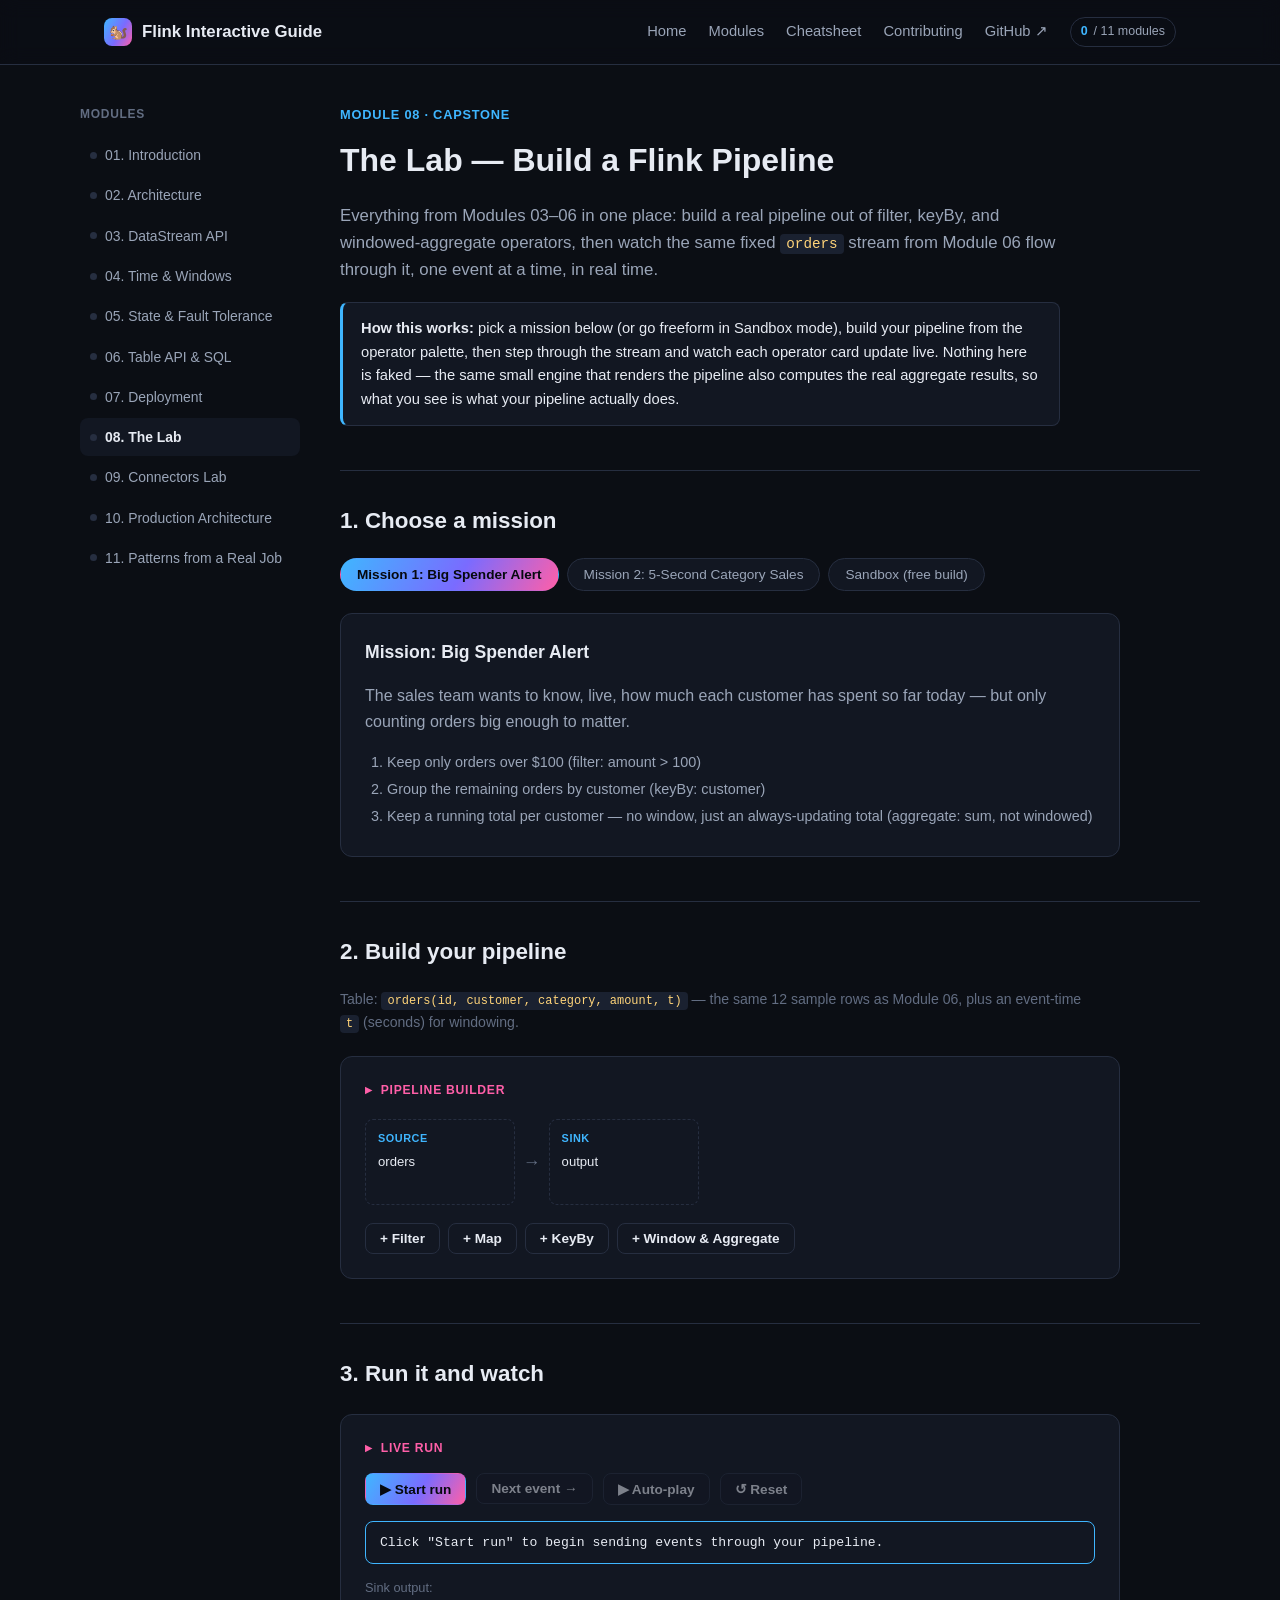
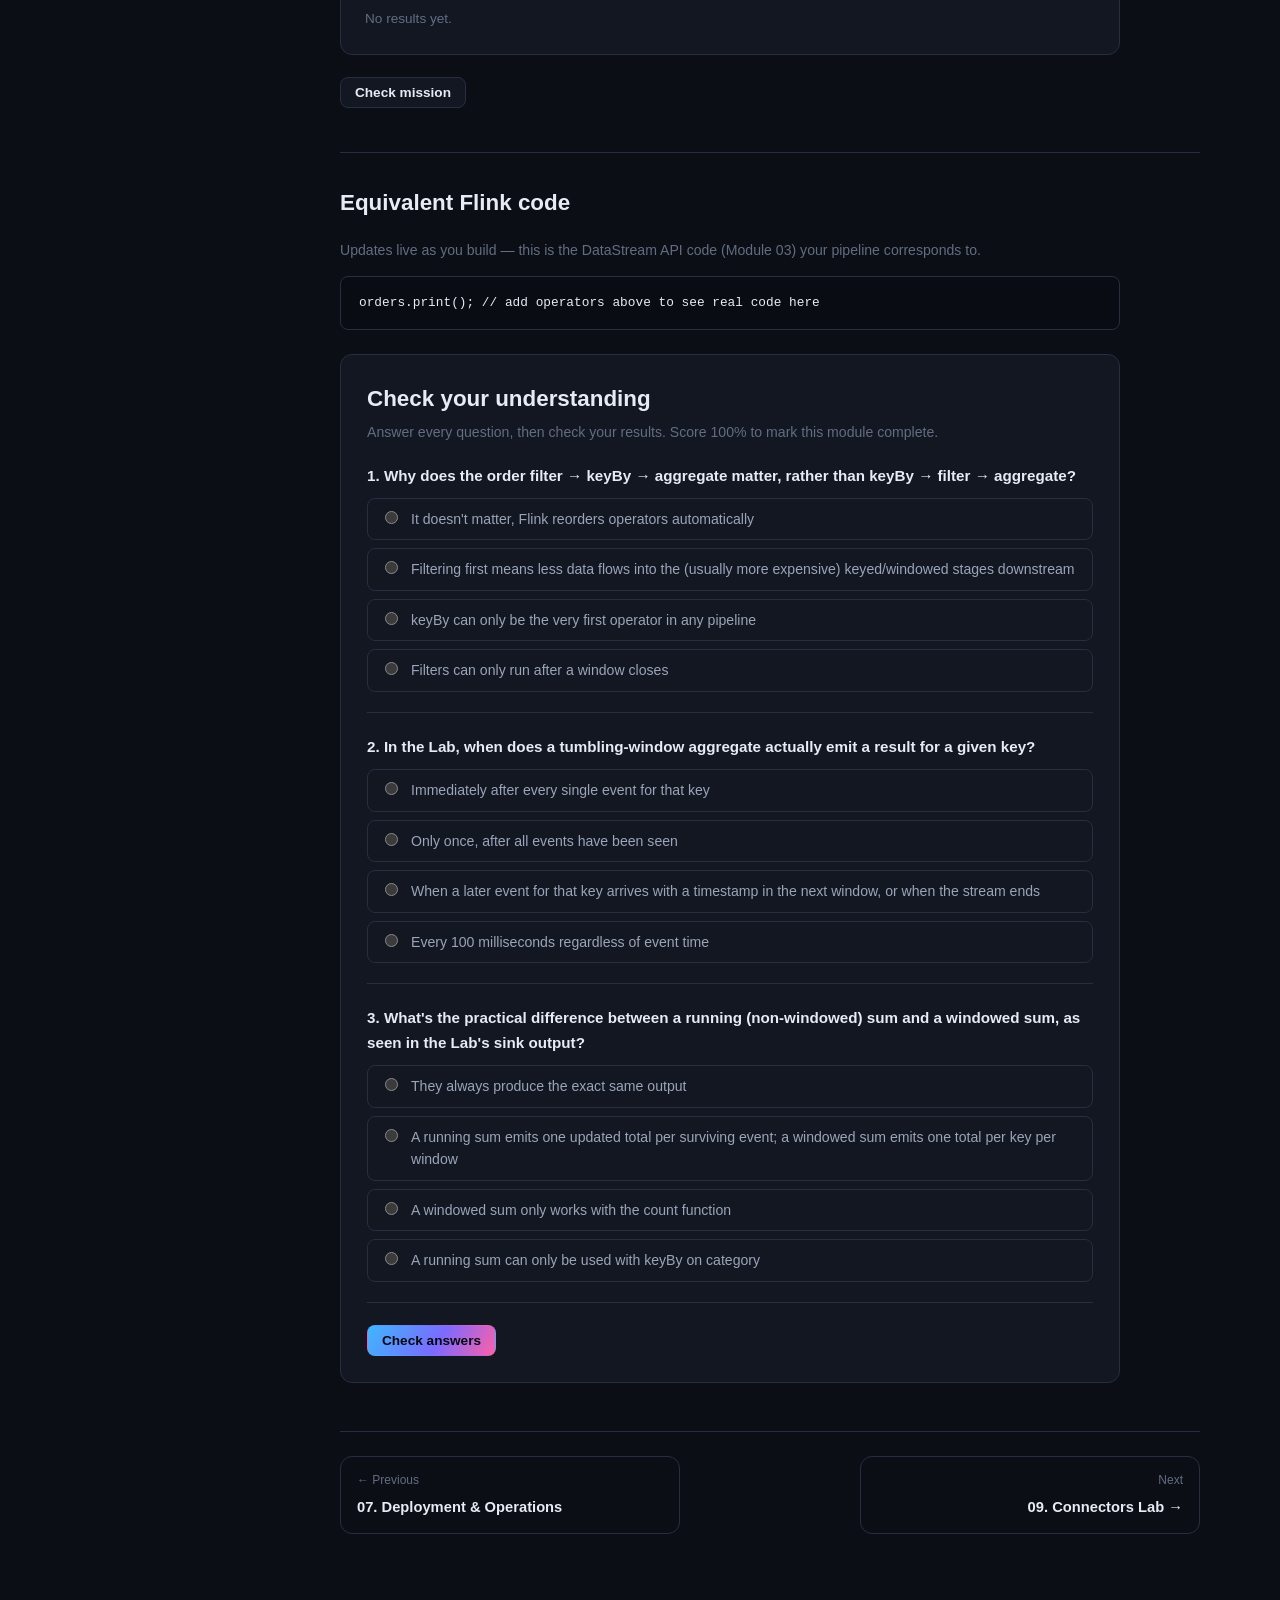
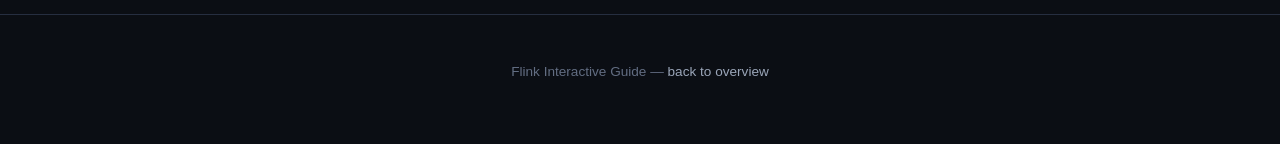
<file: modules/08-lab.html>
<!doctype html>
<html lang="en">
<head>
  <meta charset="UTF-8" />
  <meta name="viewport" content="width=device-width, initial-scale=1.0" />
  <title>08 · The Lab — Flink Interactive Guide</title>
  <link rel="icon" href="data:image/svg+xml,<svg xmlns=%22http://www.w3.org/2000/svg%22 viewBox=%220 0 100 100%22><text y=%22.9em%22 font-size=%2290%22>🐿️</text></svg>" />
  <link rel="stylesheet" href="../assets/css/style.css" />
  <style>
    .mode-tabs { display: flex; gap: 8px; flex-wrap: wrap; margin: 18px 0; }
    .mode-tab { background: var(--bg-elevated); border: 1px solid var(--border); border-radius: 999px; padding: 8px 16px; font-size: 0.85rem; color: var(--text-dim); cursor: pointer; font-family: inherit; }
    .mode-tab.active { background: var(--accent-gradient); color: #06090f; font-weight: 600; border-color: transparent; }

    .goal-list { margin: 10px 0 0; padding-left: 20px; }
    .goal-list li { color: var(--text-dim); font-size: 0.9rem; margin-bottom: 4px; }

    .pipeline-row { display: flex; align-items: stretch; gap: 8px; flex-wrap: wrap; margin: 18px 0; position: relative; }
    .pipe-card { background: var(--bg-elevated-2); border: 1px solid var(--border); border-radius: var(--radius-sm); padding: 10px 12px; min-width: 150px; max-width: 190px; position: relative; }
    .pipe-card.source, .pipe-card.sink { background: var(--bg-elevated); border-style: dashed; }
    .pipe-card .op-type { font-size: 0.68rem; text-transform: uppercase; letter-spacing: 0.05em; color: var(--accent); font-weight: 700; }
    .pipe-card .op-config { font-size: 0.82rem; color: var(--text); margin: 4px 0 6px; word-break: break-word; }
    .pipe-card .op-stat { font-size: 0.76rem; color: var(--text-faint); font-family: var(--mono); min-height: 16px; }
    .pipe-card .op-actions { position: absolute; top: 6px; right: 6px; display: flex; gap: 2px; }
    .pipe-card .op-actions button { background: none; border: none; color: var(--text-faint); cursor: pointer; font-size: 0.75rem; padding: 2px 4px; line-height: 1; }
    .pipe-card .op-actions button:hover { color: var(--text); }
    .pipe-card.flash-pass { border-color: var(--success); }
    .pipe-card.flash-drop { border-color: var(--danger); }
    .pipe-arrow { align-self: center; color: var(--text-faint); font-size: 1.1rem; }

    .add-op-bar { display: flex; gap: 8px; flex-wrap: wrap; margin-top: 6px; }
    #op-form { background: var(--bg-elevated); border: 1px solid var(--border); border-radius: var(--radius-sm); padding: 14px; margin-top: 12px; display: none; }
    #op-form .controls { margin-bottom: 0; }
    #op-form label { display: flex; flex-direction: column; gap: 4px; font-size: 0.78rem; color: var(--text-faint); align-items: flex-start; }

    .event-card { background: var(--bg-elevated); border: 1px solid var(--accent); border-radius: var(--radius-sm); padding: 10px 14px; font-family: var(--mono); font-size: 0.82rem; margin: 14px 0; min-height: 20px; }

    #lab-sink-table { margin-top: 10px; }
    #lab-sink-table table { font-size: 0.85rem; }

    #lab-code { font-size: 0.8rem; }
  </style>
</head>
<body>
  <header class="site-header">
    <div class="container">
      <a class="brand" href="../index.html">
        <span class="brand-mark">🐿️</span>
        Flink Interactive Guide
      </a>
      <nav class="nav-links">
        <a href="../index.html">Home</a>
        <a href="01-introduction.html">Modules</a>
        <a href="../cheatsheet.html">Cheatsheet</a>
        <a href="../CONTRIBUTING.md">Contributing</a>
        <a href="https://github.com/trishala23/flink-interactive-guide" target="_blank" rel="noopener">GitHub ↗</a>
        <span class="progress-pill" data-progress-pill></span>
      </nav>
      <button class="nav-toggle" aria-label="Toggle menu">☰</button>
    </div>
  </header>

  <div class="container module-layout">
    <aside class="module-sidebar">
      <h4>Modules</h4>
      <ol>
        <li><a data-module-id="introduction" href="01-introduction.html"><span class="dot"></span>01. Introduction</a></li>
        <li><a data-module-id="architecture" href="02-architecture.html"><span class="dot"></span>02. Architecture</a></li>
        <li><a data-module-id="datastream-api" href="03-datastream-api.html"><span class="dot"></span>03. DataStream API</a></li>
        <li><a data-module-id="windows-time" href="04-windows-time.html"><span class="dot"></span>04. Time &amp; Windows</a></li>
        <li><a data-module-id="state-fault-tolerance" href="05-state-fault-tolerance.html"><span class="dot"></span>05. State &amp; Fault Tolerance</a></li>
        <li><a data-module-id="table-sql" href="06-table-sql.html"><span class="dot"></span>06. Table API &amp; SQL</a></li>
        <li><a data-module-id="deployment" href="07-deployment.html"><span class="dot"></span>07. Deployment</a></li>
        <li><a data-module-id="lab" href="08-lab.html"><span class="dot"></span>08. The Lab</a></li>
        <li><a data-module-id="connectors" href="09-connectors.html"><span class="dot"></span>09. Connectors Lab</a></li>
        <li><a data-module-id="production" href="10-production-architecture.html"><span class="dot"></span>10. Production Architecture</a></li>
      <li><a data-module-id="patterns" href="11-production-patterns.html"><span class="dot"></span>11. Patterns from a Real Job</a></li>
      </ol>
    </aside>

    <main class="module-main">
      <div class="module-kicker">Module 08 · Capstone</div>
      <h1>The Lab — Build a Flink Pipeline</h1>
      <p class="intro">
        Everything from Modules 03–06 in one place: build a real pipeline
        out of filter, keyBy, and windowed-aggregate operators, then watch
        the same fixed <code>orders</code> stream from Module 06 flow
        through it, one event at a time, in real time.
      </p>

      <div class="callout">
        <strong>How this works:</strong> pick a mission below (or go
        freeform in Sandbox mode), build your pipeline from the operator
        palette, then step through the stream and watch each operator
        card update live. Nothing here is faked — the same small engine
        that renders the pipeline also computes the real aggregate
        results, so what you see is what your pipeline actually does.
      </div>

      <h2>1. Choose a mission</h2>
      <div class="mode-tabs" id="mode-tabs">
        <button class="mode-tab active" data-mode="big-spender">Mission 1: Big Spender Alert</button>
        <button class="mode-tab" data-mode="category-sales">Mission 2: 5-Second Category Sales</button>
        <button class="mode-tab" data-mode="sandbox">Sandbox (free build)</button>
      </div>
      <div class="widget" id="mission-panel"></div>

      <h2>2. Build your pipeline</h2>
      <p style="font-size: 0.88rem; color: var(--text-faint);">
        Table: <code>orders(id, customer, category, amount, t)</code> — the
        same 12 sample rows as Module 06, plus an event-time <code>t</code>
        (seconds) for windowing.
      </p>
      <div class="widget">
        <div class="widget-label">Pipeline builder</div>
        <div class="pipeline-row" id="pipeline-row"></div>
        <div class="add-op-bar">
          <button class="btn btn-secondary btn-sm" data-add="filter">+ Filter</button>
          <button class="btn btn-secondary btn-sm" data-add="map">+ Map</button>
          <button class="btn btn-secondary btn-sm" data-add="keyBy">+ KeyBy</button>
          <button class="btn btn-secondary btn-sm" data-add="aggregate" id="add-agg-btn">+ Window &amp; Aggregate</button>
        </div>
        <div id="op-form"></div>
      </div>

      <h2>3. Run it and watch</h2>
      <div class="widget">
        <div class="widget-label">Live run</div>
        <div class="controls">
          <button class="btn btn-primary btn-sm" id="lab-run">▶ Start run</button>
          <button class="btn btn-secondary btn-sm" id="lab-next" disabled>Next event →</button>
          <button class="btn btn-secondary btn-sm" id="lab-play" disabled>▶ Auto-play</button>
          <button class="btn btn-secondary btn-sm" id="lab-reset" disabled>↺ Reset</button>
          <span class="op-stat" id="lab-progress"></span>
        </div>
        <div class="event-card" id="lab-event-card">Click "Start run" to begin sending events through your pipeline.</div>
        <p style="font-size: 0.8rem; color: var(--text-faint); margin: 0 0 4px;">Sink output:</p>
        <div id="lab-sink-table"><p style="color: var(--text-faint); font-size: 0.85rem; margin:0;">No results yet.</p></div>
      </div>

      <div class="controls">
        <button class="btn btn-secondary btn-sm" id="lab-check">Check mission</button>
      </div>
      <div class="result-box" id="lab-check-result" style="display:none;"></div>

      <h2>Equivalent Flink code</h2>
      <p style="font-size: 0.88rem; color: var(--text-faint);">
        Updates live as you build — this is the DataStream API code
        (Module 03) your pipeline corresponds to.
      </p>
      <pre id="lab-code"><code>orders.print(); // add operators above to see real code here</code></pre>

      <div id="quiz-root" data-module-id="lab"></div>

      <nav class="module-pager">
        <a class="pager-link prev" href="07-deployment.html">
          <span class="dir">← Previous</span>
          <span class="title">07. Deployment &amp; Operations</span>
        </a>
        <a class="pager-link next" href="09-connectors.html">
          <span class="dir">Next</span>
          <span class="title">09. Connectors Lab →</span>
        </a>
      </nav>
    </main>
  </div>

  <footer class="site-footer">
    <div class="container">
      <p>Flink Interactive Guide — <a href="../index.html">back to overview</a></p>
    </div>
  </footer>

  <script src="../assets/js/app.js"></script>
  <script src="../assets/js/lab.js"></script>
  <script>
    (function () {
      let mode = "big-spender";
      let pipeline = [];
      let opIdSeq = 0;
      let runResult = null;
      let stepIndex = 0;
      let playTimer = null;

      const FIELD_OPTIONS = {
        amount: { type: "number", ops: [">", "<", ">=", "<=", "=", "!="] },
        category: { type: "select", values: ["Electronics", "Books", "Toys"], ops: ["=", "!="] },
        customer: { type: "select", values: ["Alice", "Bob", "Carol", "Dave"], ops: ["=", "!="] },
      };

      const missionPanel = document.getElementById("mission-panel");
      const pipelineRow = document.getElementById("pipeline-row");
      const opForm = document.getElementById("op-form");
      const addAggBtn = document.getElementById("add-agg-btn");
      const runBtn = document.getElementById("lab-run");
      const nextBtn = document.getElementById("lab-next");
      const playBtn = document.getElementById("lab-play");
      const resetBtn = document.getElementById("lab-reset");
      const checkBtn = document.getElementById("lab-check");
      const checkResult = document.getElementById("lab-check-result");
      const progressEl = document.getElementById("lab-progress");
      const eventCard = document.getElementById("lab-event-card");
      const sinkTable = document.getElementById("lab-sink-table");
      const codeEl = document.getElementById("lab-code");

      function newOpId() {
        return "op" + opIdSeq++;
      }

      // ---------- Mission / mode panel ----------

      function renderMissionPanel() {
        missionPanel.innerHTML = "";
        if (mode === "sandbox") {
          const p = document.createElement("p");
          p.style.margin = "0";
          p.innerHTML =
            "<strong>Sandbox mode.</strong> No mission to complete — build anything. " +
            "Try: filter to just \"Electronics\", keyBy customer, running average. " +
            "Or: no filter, keyBy category, tumbling 3s count.";
          missionPanel.appendChild(p);
          return;
        }
        const m = LAB_MISSIONS[mode];
        const title = document.createElement("h3");
        title.style.marginTop = "0";
        title.textContent = m.title;
        const scenario = document.createElement("p");
        scenario.textContent = m.scenario;
        const goalList = document.createElement("ol");
        goalList.className = "goal-list";
        m.goal.forEach((g) => {
          const li = document.createElement("li");
          li.textContent = g;
          goalList.appendChild(li);
        });
        missionPanel.appendChild(title);
        missionPanel.appendChild(scenario);
        missionPanel.appendChild(goalList);
      }

      document.getElementById("mode-tabs").addEventListener("click", (e) => {
        const btn = e.target.closest(".mode-tab");
        if (!btn) return;
        document.querySelectorAll(".mode-tab").forEach((b) => b.classList.remove("active"));
        btn.classList.add("active");
        mode = btn.dataset.mode;
        renderMissionPanel();
        checkResult.style.display = "none";
      });

      // ---------- Pipeline builder ----------

      function opSummary(op) {
        if (op.type === "filter") return `${op.field} ${op.op} ${op.value}`;
        if (op.type === "map") return LAB_MAP_PRESETS[op.preset].label;
        if (op.type === "keyBy") return `key: ${op.field}`;
        if (op.type === "aggregate") {
          const win = op.windowed ? `tumbling ${op.windowSize}s` : "running (no window)";
          return `${op.fn}(${op.fn === "count" ? "*" : "amount"}) — ${win}`;
        }
        return "";
      }

      function opLabel(type) {
        return { filter: "Filter", map: "Map", keyBy: "KeyBy", aggregate: "Window & Aggregate" }[type];
      }

      function renderPipeline() {
        pipelineRow.innerHTML = "";

        const source = document.createElement("div");
        source.className = "pipe-card source";
        source.innerHTML = '<div class="op-type">Source</div><div class="op-config">orders</div><div class="op-stat" id="stat-source"></div>';
        pipelineRow.appendChild(source);

        pipeline.forEach((op, idx) => {
          pipelineRow.appendChild(arrow());
          const card = document.createElement("div");
          card.className = "pipe-card";
          card.dataset.opId = op.id;
          card.innerHTML = `
            <div class="op-actions">
              <button data-act="up" title="Move earlier">↑</button>
              <button data-act="down" title="Move later">↓</button>
              <button data-act="remove" title="Remove">✕</button>
            </div>
            <div class="op-type">${opLabel(op.type)}</div>
            <div class="op-config">${opSummary(op)}</div>
            <div class="op-stat" data-stat-for="${op.id}"></div>
          `;
          card.querySelector('[data-act="remove"]').addEventListener("click", () => {
            pipeline = pipeline.filter((o) => o.id !== op.id);
            afterPipelineChange();
          });
          card.querySelector('[data-act="up"]').addEventListener("click", () => {
            if (idx > 0) {
              [pipeline[idx - 1], pipeline[idx]] = [pipeline[idx], pipeline[idx - 1]];
              afterPipelineChange();
            }
          });
          card.querySelector('[data-act="down"]').addEventListener("click", () => {
            if (idx < pipeline.length - 1) {
              [pipeline[idx + 1], pipeline[idx]] = [pipeline[idx], pipeline[idx + 1]];
              afterPipelineChange();
            }
          });
          pipelineRow.appendChild(card);
        });

        pipelineRow.appendChild(arrow());
        const sink = document.createElement("div");
        sink.className = "pipe-card sink";
        sink.innerHTML = '<div class="op-type">Sink</div><div class="op-config">output</div><div class="op-stat" id="stat-sink"></div>';
        pipelineRow.appendChild(sink);

        addAggBtn.disabled = pipeline.some((o) => o.type === "aggregate");
      }

      function arrow() {
        const a = document.createElement("div");
        a.className = "pipe-arrow";
        a.textContent = "→";
        return a;
      }

      function afterPipelineChange() {
        renderPipeline();
        renderCode();
        resetRun();
      }

      // ---------- Add-operator form ----------

      document.querySelectorAll("[data-add]").forEach((btn) => {
        btn.addEventListener("click", () => {
          if (btn.disabled) return;
          openOpForm(btn.dataset.add);
        });
      });

      function openOpForm(type) {
        opForm.style.display = "block";
        opForm.innerHTML = "";
        const heading = document.createElement("div");
        heading.style.cssText = "font-size:0.8rem; font-weight:700; color:var(--text); margin-bottom:10px;";
        heading.textContent = `Add ${opLabel(type)}`;
        opForm.appendChild(heading);

        const row = document.createElement("div");
        row.className = "controls";

        if (type === "filter") {
          const fieldSelect = selectEl("field", ["amount", "category", "customer"]);
          const opSelect = selectEl("op", FIELD_OPTIONS.amount.ops);
          const valueWrap = document.createElement("div");

          function renderValueInput() {
            valueWrap.innerHTML = "";
            const fieldMeta = FIELD_OPTIONS[fieldSelect.value];
            opSelect.innerHTML = "";
            fieldMeta.ops.forEach((o) => opSelect.appendChild(new Option(o, o)));
            const label = document.createElement("label");
            const span = document.createElement("span");
            span.textContent = "Value";
            label.appendChild(span);
            let input;
            if (fieldMeta.type === "number") {
              input = document.createElement("input");
              input.type = "number";
              input.id = "value";
              input.value = 100;
              input.style.width = "90px";
            } else {
              input = document.createElement("select");
              input.id = "value";
              fieldMeta.values.forEach((v) => input.appendChild(new Option(v, v)));
            }
            label.appendChild(input);
            valueWrap.appendChild(label);
          }

          fieldSelect.addEventListener("change", renderValueInput);
          renderValueInput();

          row.appendChild(wrapLabel("Field", fieldSelect));
          row.appendChild(wrapLabel("Comparison", opSelect));
          row.appendChild(valueWrap);
          opForm.appendChild(row);

          addFormButtons(() => {
            const field = fieldSelect.value;
            const op = opSelect.value;
            const rawValue = valueWrap.querySelector("#value").value;
            const value = FIELD_OPTIONS[field].type === "number" ? Number(rawValue) : rawValue;
            pipeline.push({ id: newOpId(), type: "filter", field, op, value });
            closeOpForm();
            afterPipelineChange();
          });
        }

        if (type === "map") {
          const presetSelect = selectEl("preset", Object.keys(LAB_MAP_PRESETS), (k) => LAB_MAP_PRESETS[k].label);
          row.appendChild(wrapLabel("Transform", presetSelect));
          opForm.appendChild(row);
          addFormButtons(() => {
            pipeline.push({ id: newOpId(), type: "map", preset: presetSelect.value });
            closeOpForm();
            afterPipelineChange();
          });
        }

        if (type === "keyBy") {
          const fieldSelect = selectEl("field", ["customer", "category"]);
          row.appendChild(wrapLabel("Key by", fieldSelect));
          opForm.appendChild(row);
          addFormButtons(() => {
            pipeline.push({ id: newOpId(), type: "keyBy", field: fieldSelect.value });
            closeOpForm();
            afterPipelineChange();
          });
        }

        if (type === "aggregate") {
          const fnSelect = selectEl("fn", ["sum", "count", "avg", "min", "max"]);
          const windowedSelect = selectEl("windowed", ["no", "yes"], (v) => (v === "yes" ? "Tumbling window" : "No window (running total)"));
          const sizeSelect = selectEl("size", ["3", "5", "8"], (v) => v + "s");
          const sizeWrap = wrapLabel("Window size", sizeSelect);
          sizeWrap.style.display = "none";
          windowedSelect.addEventListener("change", (e) => {
            sizeWrap.style.display = e.target.value === "yes" ? "flex" : "none";
          });

          row.appendChild(wrapLabel("Aggregate", fnSelect));
          row.appendChild(wrapLabel("Window?", windowedSelect));
          row.appendChild(sizeWrap);
          opForm.appendChild(row);

          addFormButtons(() => {
            const fn = fnSelect.value;
            const windowed = windowedSelect.value === "yes";
            const windowSize = windowed ? Number(sizeSelect.value) : null;
            pipeline.push({ id: newOpId(), type: "aggregate", fn, windowed, windowSize });
            closeOpForm();
            afterPipelineChange();
          });
        }
      }

      function selectEl(id, options, labelFn) {
        const sel = document.createElement("select");
        sel.id = id;
        options.forEach((o) => sel.appendChild(new Option(labelFn ? labelFn(o) : o, o)));
        return sel;
      }

      function wrapLabel(text, selectNode) {
        const label = document.createElement("label");
        const span = document.createElement("span");
        span.textContent = text;
        label.appendChild(span);
        label.appendChild(selectNode);
        return label;
      }

      function addFormButtons(onAdd) {
        const btnRow = document.createElement("div");
        btnRow.style.marginTop = "12px";
        const addBtn = document.createElement("button");
        addBtn.className = "btn btn-primary btn-sm";
        addBtn.textContent = "Add to pipeline";
        addBtn.style.marginRight = "8px";
        addBtn.addEventListener("click", onAdd);
        const cancelBtn = document.createElement("button");
        cancelBtn.className = "btn btn-secondary btn-sm";
        cancelBtn.textContent = "Cancel";
        cancelBtn.addEventListener("click", closeOpForm);
        btnRow.appendChild(addBtn);
        btnRow.appendChild(cancelBtn);
        opForm.appendChild(btnRow);
      }

      function closeOpForm() {
        opForm.style.display = "none";
        opForm.innerHTML = "";
      }

      // ---------- Code panel ----------

      function renderCode() {
        codeEl.textContent = pipeline.length ? generateLabCode(pipeline) : 'orders.print(); // add operators above to see real code here';
      }

      // ---------- Run / step / animate ----------

      function clearOpCounters() {
        pipeline.forEach((op) => {
          delete op._pass;
          delete op._drop;
          delete op._count;
          delete op._keys;
        });
      }

      function resetRun() {
        runResult = null;
        stepIndex = 0;
        runFinished = false;
        sinkResults = [];
        clearOpCounters();
        clearInterval(playTimer);
        playTimer = null;
        nextBtn.disabled = true;
        playBtn.disabled = true;
        resetBtn.disabled = true;
        playBtn.textContent = "▶ Auto-play";
        eventCard.textContent = 'Click "Start run" to begin sending events through your pipeline.';
        progressEl.textContent = "";
        sinkTable.innerHTML = '<p style="color: var(--text-faint); font-size: 0.85rem; margin:0;">No results yet.</p>';
        document.querySelectorAll(".op-stat[data-stat-for]").forEach((el) => (el.textContent = ""));
        const statSource = document.getElementById("stat-source");
        const statSink = document.getElementById("stat-sink");
        if (statSource) statSource.textContent = "";
        if (statSink) statSink.textContent = "";
        document.querySelectorAll(".pipe-card").forEach((c) => c.classList.remove("flash-pass", "flash-drop"));
      }

      runBtn.addEventListener("click", () => {
        if (pipeline.length === 0) {
          eventCard.textContent = "Add at least one operator before running.";
          return;
        }
        runResult = runPipeline(pipeline);
        stepIndex = 0;
        runFinished = false;
        clearOpCounters();
        nextBtn.disabled = false;
        playBtn.disabled = false;
        resetBtn.disabled = false;
        sinkTable.innerHTML = "";
        sinkResults = [];
        eventCard.textContent = "Ready — click Next event, or Auto-play.";
        updateProgress();
      });

      resetBtn.addEventListener("click", resetRun);

      nextBtn.addEventListener("click", stepOnce);

      playBtn.addEventListener("click", () => {
        if (playTimer) {
          clearInterval(playTimer);
          playTimer = null;
          playBtn.textContent = "▶ Auto-play";
          return;
        }
        playBtn.textContent = "⏸ Pause";
        playTimer = setInterval(() => {
          if (!stepOnce()) {
            clearInterval(playTimer);
            playTimer = null;
            playBtn.textContent = "▶ Auto-play";
          }
        }, 900);
      });

      let sinkResults = [];

      function updateProgress() {
        progressEl.textContent = runResult ? `${stepIndex} / ${runResult.trace.length} events` : "";
      }

      function stepOnce() {
        if (!runResult || stepIndex >= runResult.trace.length) {
          finishRun();
          return false;
        }
        const step = runResult.trace[stepIndex];
        eventCard.textContent = `#${step.event.id}  {customer: "${step.event.customer}", category: "${step.event.category}", amount: ${step.event.amount}, t: ${step.event.t}}` + (step.alive ? "" : "  — dropped");

        document.querySelectorAll(".pipe-card").forEach((c) => c.classList.remove("flash-pass", "flash-drop"));
        const statSource = document.getElementById("stat-source");
        if (statSource) statSource.textContent = `${stepIndex + 1}/${runResult.trace.length} sent`;

        step.stages.forEach((s) => {
          const statEl = document.querySelector(`[data-stat-for="${s.opId}"]`);
          const card = document.querySelector(`.pipe-card[data-op-id="${s.opId}"]`);
          const op = pipeline.find((o) => o.id === s.opId);
          if (!statEl || !op) return;

          if (op.type === "filter") {
            op._pass = (op._pass || 0) + (s.outcome === "pass" ? 1 : 0);
            op._drop = (op._drop || 0) + (s.outcome === "drop" ? 1 : 0);
            statEl.textContent = `✓${op._pass}  ✗${op._drop}`;
            if (card) card.classList.add(s.outcome === "pass" ? "flash-pass" : s.outcome === "drop" ? "flash-drop" : "");
          } else if (op.type === "map") {
            op._count = (op._count || 0) + (s.outcome === "transform" ? 1 : 0);
            statEl.textContent = `${op._count} transformed`;
          } else if (op.type === "keyBy") {
            op._keys = op._keys || new Set();
            if (s.outcome === "key") op._keys.add(s.detail);
            statEl.textContent = op._keys.size ? `keys: ${Array.from(op._keys).join(", ")}` : "";
          }
        });

        const aggOp = pipeline.find((o) => o.type === "aggregate");
        if (aggOp) {
          const statEl = document.querySelector(`[data-stat-for="${aggOp.id}"]`);
          const emits = runResult.aggEmits.filter((e) => e.triggeredByEventId === step.event.id);
          emits.forEach(revealSinkResult);
          if (statEl) statEl.textContent = `${runResult.aggEmits.filter((e) => e.triggeredByEventId !== "end" && parseInt(e.triggeredByEventId) <= step.event.id).length} results so far`;
        } else if (step.alive) {
          revealSinkPassthrough(step.record);
        }

        stepIndex++;
        updateProgress();

        if (stepIndex >= runResult.trace.length) {
          finishRun();
          return false;
        }
        return true;
      }

      let runFinished = false;

      function finishRun() {
        if (!runResult || runFinished) return;
        runFinished = true;
        const aggOp = pipeline.find((o) => o.type === "aggregate");
        if (aggOp && aggOp.windowed) {
          runResult.aggEmits.filter((e) => e.triggeredByEventId === "end").forEach(revealSinkResult);
        }
        nextBtn.disabled = true;
        eventCard.textContent += "  — stream finished.";
      }

      function revealSinkResult(emit) {
        sinkResults.push(emit);
        renderSinkTable(true);
      }

      function revealSinkPassthrough(record) {
        sinkResults.push(record);
        renderSinkTable(false);
      }

      function renderSinkTable(isAgg) {
        if (sinkResults.length === 0) {
          sinkTable.innerHTML = '<p style="color: var(--text-faint); font-size: 0.85rem; margin:0;">No results yet.</p>';
          return;
        }
        const table = document.createElement("table");
        if (isAgg) {
          table.innerHTML = `<thead><tr><th>Key</th><th>Window</th><th>Value</th></tr></thead>`;
          const tbody = document.createElement("tbody");
          sinkResults.forEach((r) => {
            const tr = document.createElement("tr");
            const win = r.windowed ? `[${r.windowStart}s–${r.windowEnd}s)` : "—";
            const keyLabel = r.key === "__all__" ? "(all, no keyBy)" : r.key;
            tr.innerHTML = `<td>${keyLabel}</td><td>${win}</td><td>${r.value}</td>`;
            tbody.appendChild(tr);
          });
          table.appendChild(tbody);
        } else {
          table.innerHTML = `<thead><tr><th>id</th><th>customer</th><th>category</th><th>amount</th></tr></thead>`;
          const tbody = document.createElement("tbody");
          sinkResults.forEach((r) => {
            const tr = document.createElement("tr");
            tr.innerHTML = `<td>${r.id}</td><td>${r.customer}</td><td>${r.category}</td><td>${r.amount}</td>`;
            tbody.appendChild(tr);
          });
          table.appendChild(tbody);
        }
        sinkTable.innerHTML = "";
        sinkTable.appendChild(table);
      }

      // ---------- Mission check ----------

      checkBtn.addEventListener("click", () => {
        if (mode === "sandbox") {
          checkResult.textContent = "Sandbox mode has no mission to check — just experiment freely.";
          checkResult.className = "result-box";
          checkResult.style.display = "block";
          return;
        }
        const result = LAB_MISSIONS[mode].validate(pipeline);
        checkResult.textContent = result.message;
        checkResult.className = "result-box " + (result.ok ? "ok" : "err");
        checkResult.style.display = "block";
        if (result.ok) setModuleComplete("lab");
      });

      // ---------- Init ----------

      renderMissionPanel();
      renderPipeline();
      renderCode();
    })();

    window.QUIZ_DATA = {
      title: "Check your understanding",
      questions: [
        {
          prompt: "Why does the order filter → keyBy → aggregate matter, rather than keyBy → filter → aggregate?",
          options: [
            "It doesn't matter, Flink reorders operators automatically",
            "Filtering first means less data flows into the (usually more expensive) keyed/windowed stages downstream",
            "keyBy can only be the very first operator in any pipeline",
            "Filters can only run after a window closes",
          ],
          correct: 1,
          explain: "Operators run in the order you chain them; putting a cheap filter before expensive stateful stages means less work happens downstream — same reasoning as Module 03's transformation table.",
        },
        {
          prompt: "In the Lab, when does a tumbling-window aggregate actually emit a result for a given key?",
          options: [
            "Immediately after every single event for that key",
            "Only once, after all events have been seen",
            "When a later event for that key arrives with a timestamp in the next window, or when the stream ends",
            "Every 100 milliseconds regardless of event time",
          ],
          correct: 2,
          explain: "This mirrors Module 04's watermark idea: a window fires once time has moved past its end — approximated here by 'the next event for that key belongs to a later window'.",
        },
        {
          prompt: "What's the practical difference between a running (non-windowed) sum and a windowed sum, as seen in the Lab's sink output?",
          options: [
            "They always produce the exact same output",
            "A running sum emits one updated total per surviving event; a windowed sum emits one total per key per window",
            "A windowed sum only works with the count function",
            "A running sum can only be used with keyBy on category",
          ],
          correct: 1,
          explain: "Running sum keeps accumulating forever, updating on every event (Module 03's keyBy().sum() semantics); a windowed sum resets and emits once per finished window per key (Module 04).",
        },
      ],
    };
  </script>
  <script src="../assets/js/quiz.js"></script>
</body>
</html>
</file>
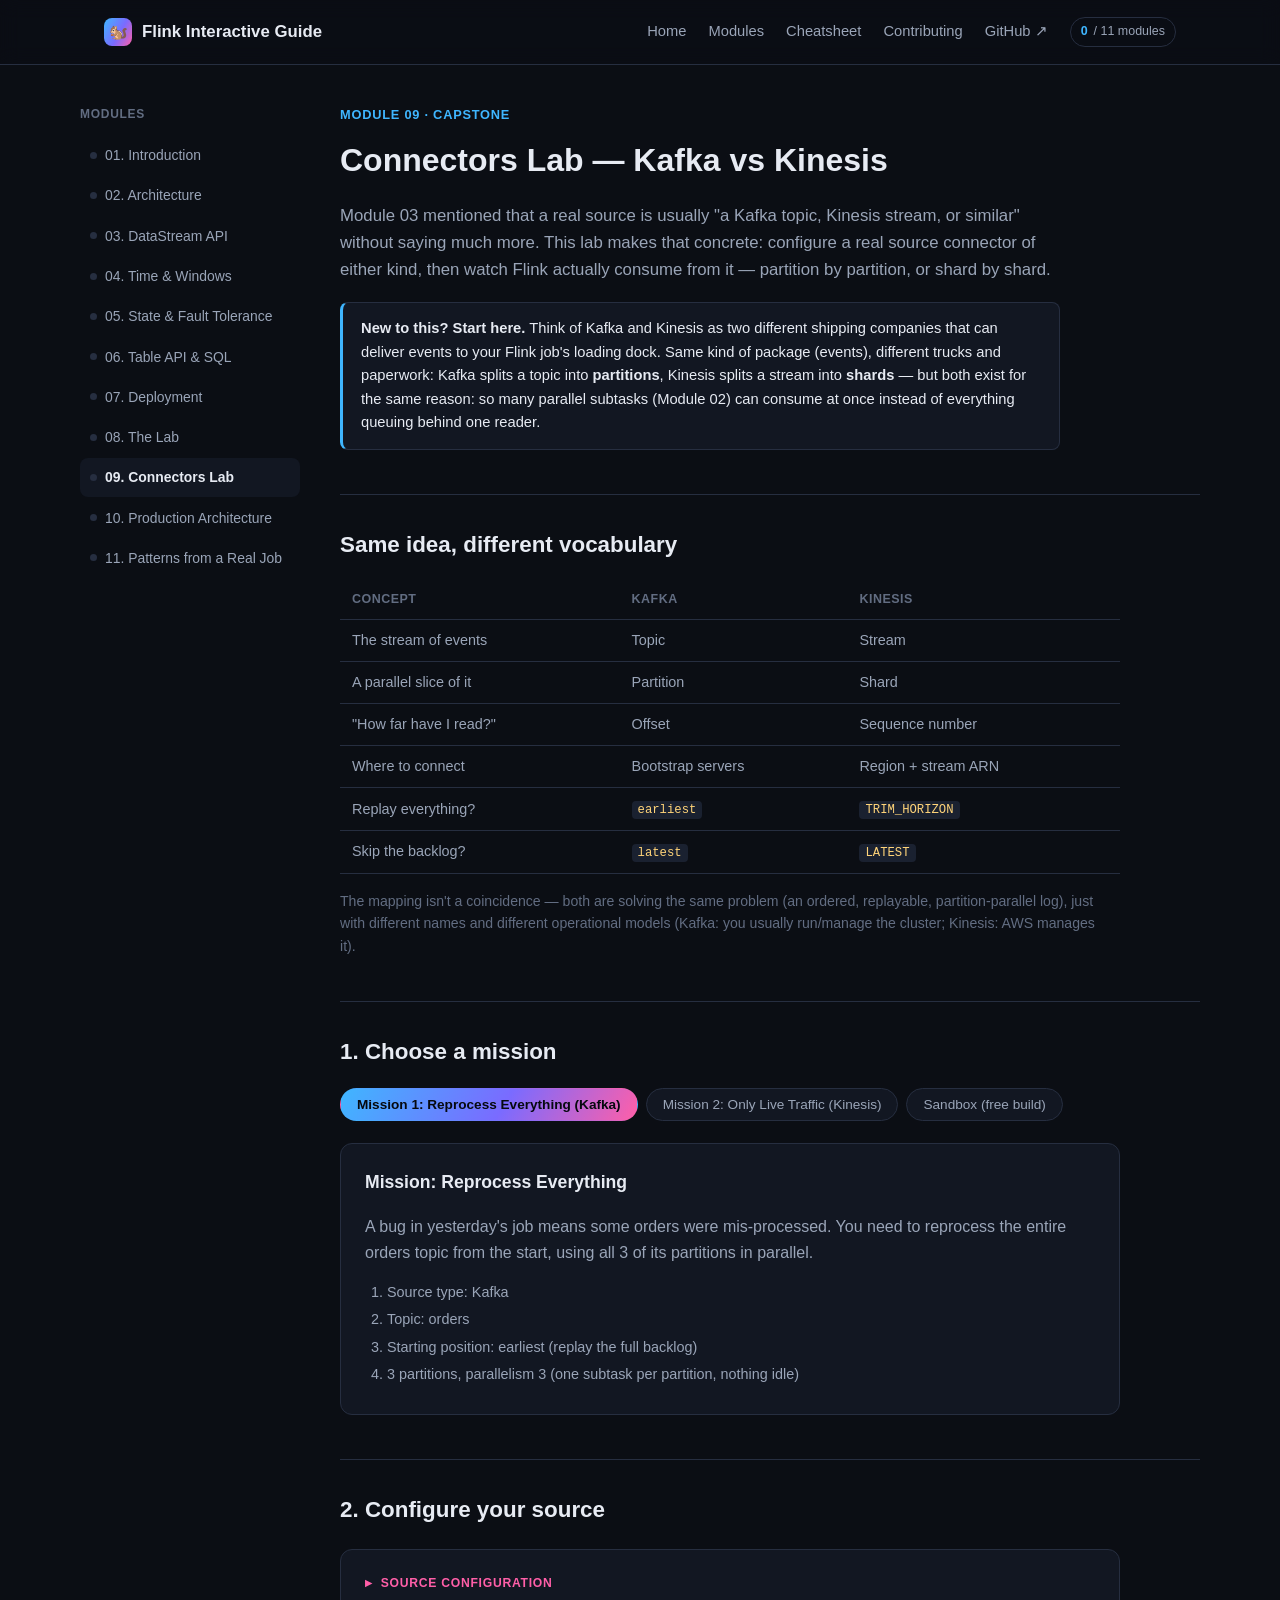
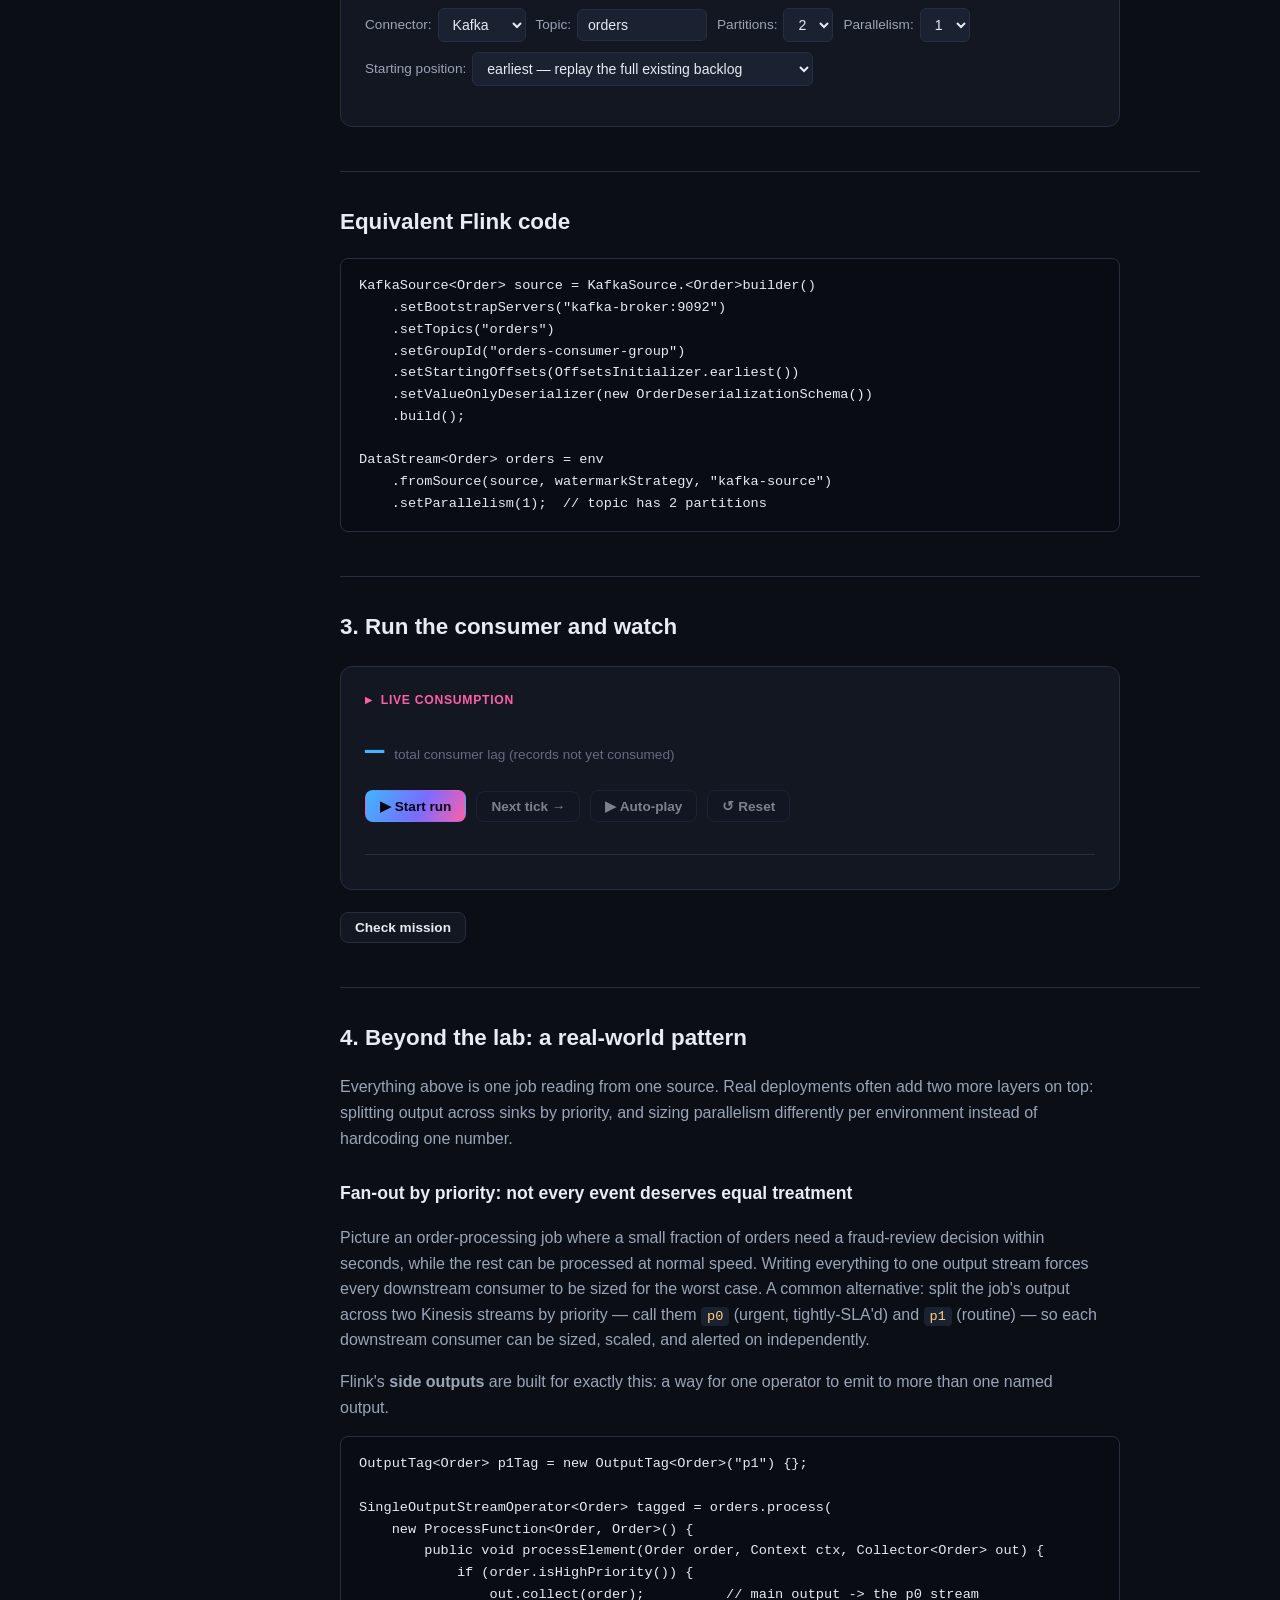
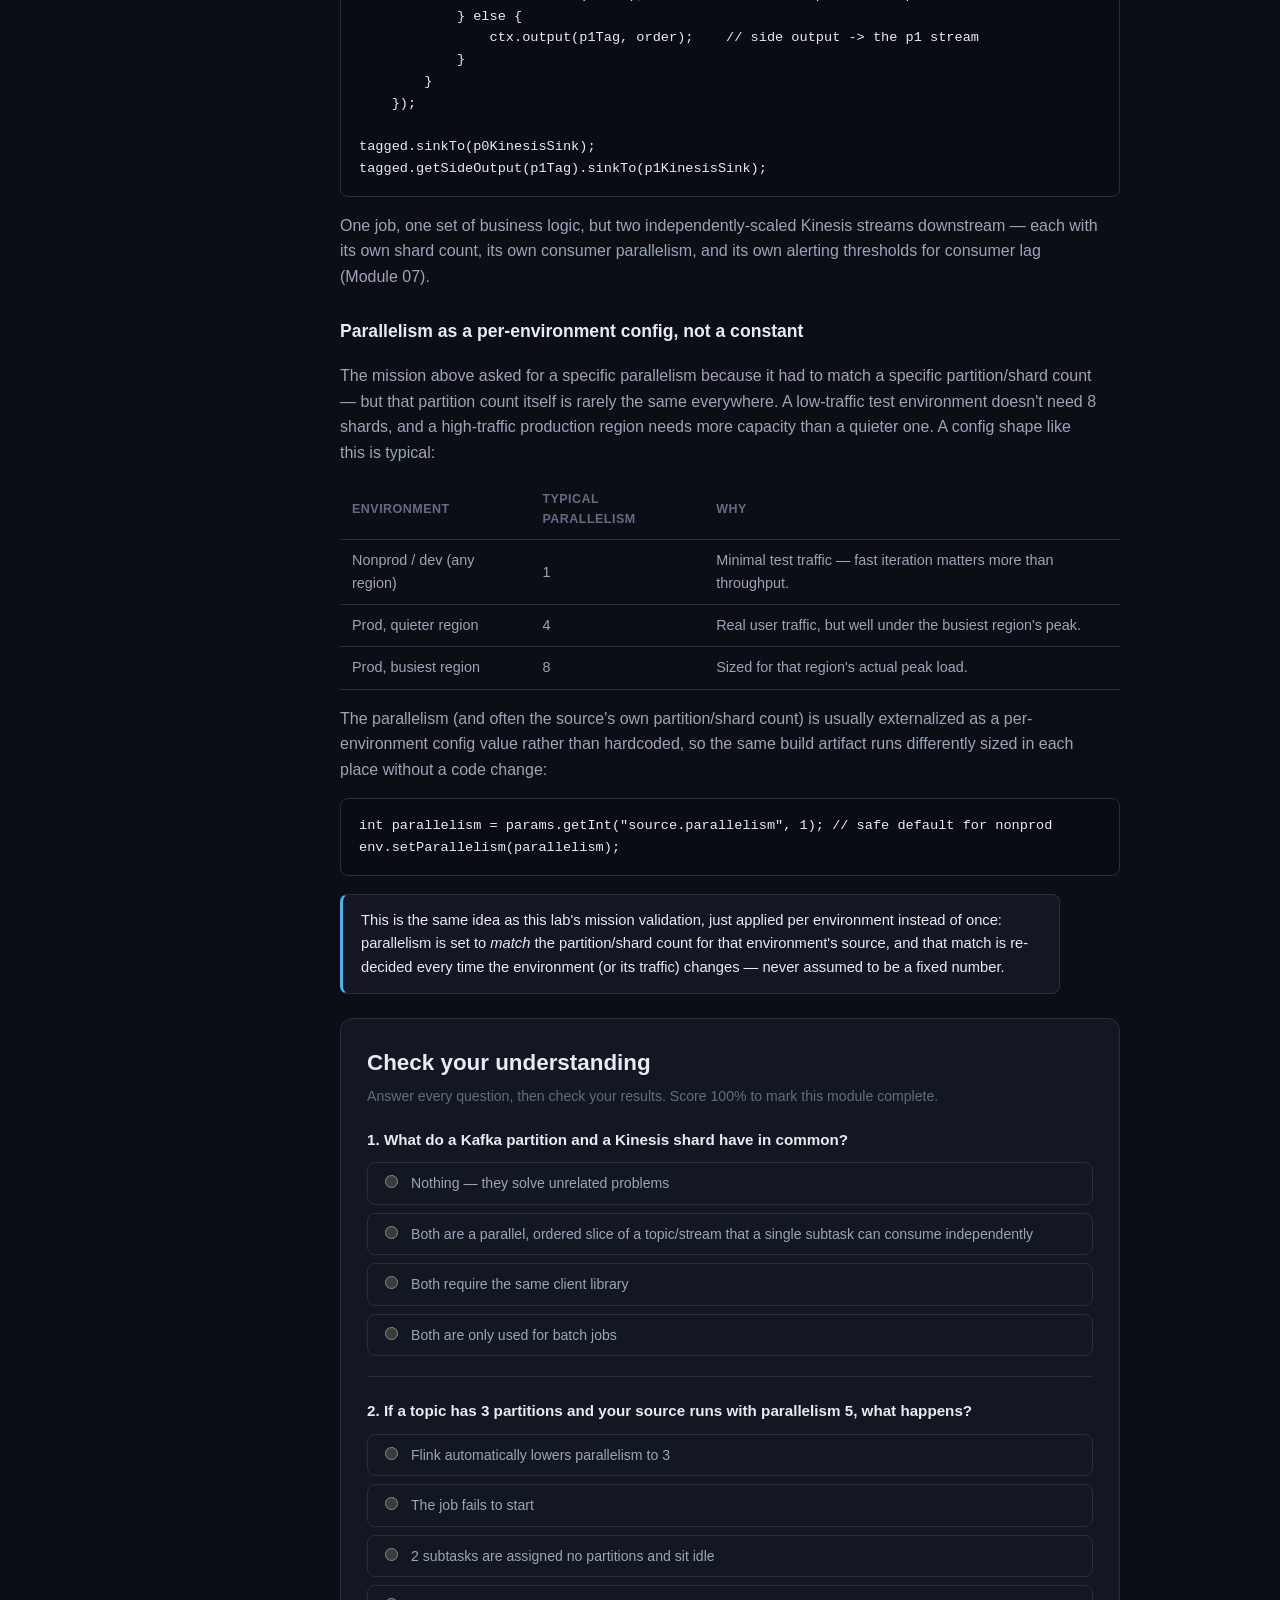
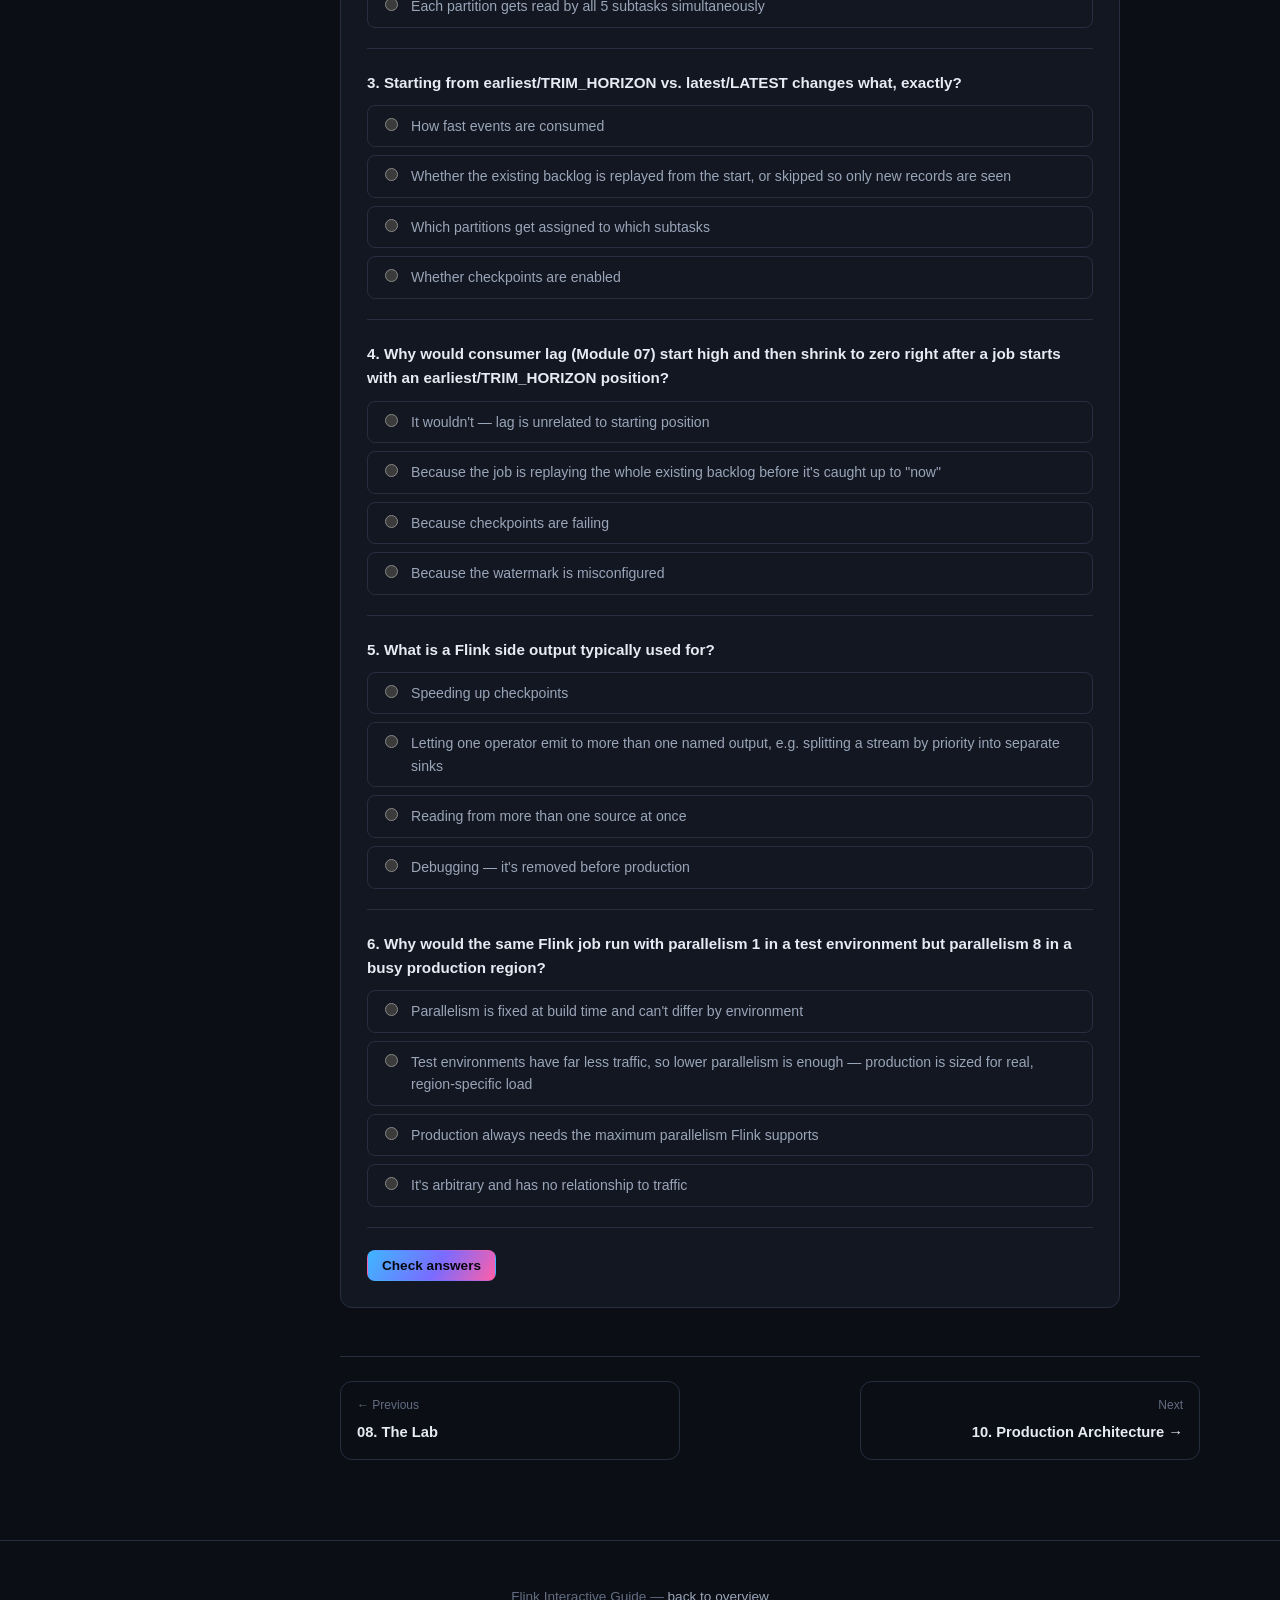
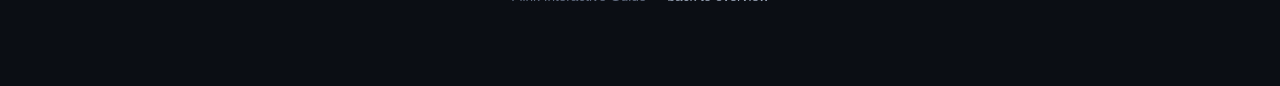
<file: modules/09-connectors.html>
<!doctype html>
<html lang="en">
<head>
  <meta charset="UTF-8" />
  <meta name="viewport" content="width=device-width, initial-scale=1.0" />
  <title>09 · Connectors Lab — Flink Interactive Guide</title>
  <link rel="icon" href="data:image/svg+xml,<svg xmlns=%22http://www.w3.org/2000/svg%22 viewBox=%220 0 100 100%22><text y=%22.9em%22 font-size=%2290%22>🐿️</text></svg>" />
  <link rel="stylesheet" href="../assets/css/style.css" />
  <style>
    .mode-tabs { display: flex; gap: 8px; flex-wrap: wrap; margin: 18px 0; }
    .mode-tab { background: var(--bg-elevated); border: 1px solid var(--border); border-radius: 999px; padding: 8px 16px; font-size: 0.85rem; color: var(--text-dim); cursor: pointer; font-family: inherit; }
    .mode-tab.active { background: var(--accent-gradient); color: #06090f; font-weight: 600; border-color: transparent; }
    .goal-list { margin: 10px 0 0; padding-left: 20px; }
    .goal-list li { color: var(--text-dim); font-size: 0.9rem; margin-bottom: 4px; }

    .lag-header { display: flex; align-items: baseline; gap: 10px; margin-bottom: 14px; }
    .lag-header .lag-num { font-size: 2rem; font-weight: 800; font-family: var(--mono); color: var(--accent); }
    .lag-header.zero .lag-num { color: var(--success); }
    .lag-header .lag-label { color: var(--text-faint); font-size: 0.85rem; }

    .idle-row td { color: var(--text-faint); font-style: italic; }
    #connectors-event-log { max-height: 130px; overflow-y: auto; font-family: var(--mono); font-size: 0.78rem; color: var(--text-faint); margin-top: 12px; border-top: 1px solid var(--border); padding-top: 10px; }
    #connectors-event-log div { margin-bottom: 3px; }
  </style>
</head>
<body>
  <header class="site-header">
    <div class="container">
      <a class="brand" href="../index.html">
        <span class="brand-mark">🐿️</span>
        Flink Interactive Guide
      </a>
      <nav class="nav-links">
        <a href="../index.html">Home</a>
        <a href="01-introduction.html">Modules</a>
        <a href="../cheatsheet.html">Cheatsheet</a>
        <a href="../CONTRIBUTING.md">Contributing</a>
        <a href="https://github.com/trishala23/flink-interactive-guide" target="_blank" rel="noopener">GitHub ↗</a>
        <span class="progress-pill" data-progress-pill></span>
      </nav>
      <button class="nav-toggle" aria-label="Toggle menu">☰</button>
    </div>
  </header>

  <div class="container module-layout">
    <aside class="module-sidebar">
      <h4>Modules</h4>
      <ol>
        <li><a data-module-id="introduction" href="01-introduction.html"><span class="dot"></span>01. Introduction</a></li>
        <li><a data-module-id="architecture" href="02-architecture.html"><span class="dot"></span>02. Architecture</a></li>
        <li><a data-module-id="datastream-api" href="03-datastream-api.html"><span class="dot"></span>03. DataStream API</a></li>
        <li><a data-module-id="windows-time" href="04-windows-time.html"><span class="dot"></span>04. Time &amp; Windows</a></li>
        <li><a data-module-id="state-fault-tolerance" href="05-state-fault-tolerance.html"><span class="dot"></span>05. State &amp; Fault Tolerance</a></li>
        <li><a data-module-id="table-sql" href="06-table-sql.html"><span class="dot"></span>06. Table API &amp; SQL</a></li>
        <li><a data-module-id="deployment" href="07-deployment.html"><span class="dot"></span>07. Deployment</a></li>
        <li><a data-module-id="lab" href="08-lab.html"><span class="dot"></span>08. The Lab</a></li>
        <li><a data-module-id="connectors" href="09-connectors.html"><span class="dot"></span>09. Connectors Lab</a></li>
        <li><a data-module-id="production" href="10-production-architecture.html"><span class="dot"></span>10. Production Architecture</a></li>
      <li><a data-module-id="patterns" href="11-production-patterns.html"><span class="dot"></span>11. Patterns from a Real Job</a></li>
      </ol>
    </aside>

    <main class="module-main">
      <div class="module-kicker">Module 09 · Capstone</div>
      <h1>Connectors Lab — Kafka vs Kinesis</h1>
      <p class="intro">
        Module 03 mentioned that a real source is usually "a Kafka topic,
        Kinesis stream, or similar" without saying much more. This lab
        makes that concrete: configure a real source connector of either
        kind, then watch Flink actually consume from it — partition by
        partition, or shard by shard.
      </p>

      <div class="callout">
        <strong>New to this? Start here.</strong> Think of Kafka and
        Kinesis as two different shipping companies that can deliver
        events to your Flink job's loading dock. Same kind of package
        (events), different trucks and paperwork: Kafka splits a topic
        into <strong>partitions</strong>, Kinesis splits a stream into
        <strong>shards</strong> — but both exist for the same reason:
        so many parallel subtasks (Module 02) can consume at once instead
        of everything queuing behind one reader.
      </div>

      <h2>Same idea, different vocabulary</h2>
      <table>
        <thead><tr><th>Concept</th><th>Kafka</th><th>Kinesis</th></tr></thead>
        <tbody>
          <tr><td>The stream of events</td><td>Topic</td><td>Stream</td></tr>
          <tr><td>A parallel slice of it</td><td>Partition</td><td>Shard</td></tr>
          <tr><td>"How far have I read?"</td><td>Offset</td><td>Sequence number</td></tr>
          <tr><td>Where to connect</td><td>Bootstrap servers</td><td>Region + stream ARN</td></tr>
          <tr><td>Replay everything?</td><td><code>earliest</code></td><td><code>TRIM_HORIZON</code></td></tr>
          <tr><td>Skip the backlog?</td><td><code>latest</code></td><td><code>LATEST</code></td></tr>
        </tbody>
      </table>
      <p style="font-size: 0.88rem; color: var(--text-faint);">
        The mapping isn't a coincidence — both are solving the same
        problem (an ordered, replayable, partition-parallel log), just
        with different names and different operational models (Kafka:
        you usually run/manage the cluster; Kinesis: AWS manages it).
      </p>

      <h2>1. Choose a mission</h2>
      <div class="mode-tabs" id="mode-tabs">
        <button class="mode-tab active" data-mode="kafka-replay">Mission 1: Reprocess Everything (Kafka)</button>
        <button class="mode-tab" data-mode="kinesis-live">Mission 2: Only Live Traffic (Kinesis)</button>
        <button class="mode-tab" data-mode="sandbox">Sandbox (free build)</button>
      </div>
      <div class="widget" id="mission-panel"></div>

      <h2>2. Configure your source</h2>
      <div class="widget">
        <div class="widget-label">Source configuration</div>
        <div class="controls">
          <label>Connector:
            <select id="cfg-type">
              <option value="kafka">Kafka</option>
              <option value="kinesis">Kinesis</option>
            </select>
          </label>
          <label id="cfg-name-label">Topic:
            <input type="text" id="cfg-name" value="orders" style="width: 130px;" />
          </label>
          <label id="cfg-unit-label">Partitions:
            <select id="cfg-units">
              <option>2</option><option>3</option><option>4</option><option>5</option><option>6</option>
            </select>
          </label>
          <label>Parallelism:
            <select id="cfg-parallelism">
              <option>1</option><option>2</option><option>3</option><option>4</option><option>5</option><option>6</option>
            </select>
          </label>
          <label>Starting position:
            <select id="cfg-position"></select>
          </label>
        </div>
      </div>

      <h2>Equivalent Flink code</h2>
      <pre id="connector-code"><code>// configure a source above to see real code here</code></pre>

      <h2>3. Run the consumer and watch</h2>
      <div class="widget">
        <div class="widget-label">Live consumption</div>
        <div class="lag-header" id="lag-header">
          <span class="lag-num" id="lag-num">—</span>
          <span class="lag-label">total consumer lag (records not yet consumed)</span>
        </div>
        <div class="controls">
          <button class="btn btn-primary btn-sm" id="conn-run">▶ Start run</button>
          <button class="btn btn-secondary btn-sm" id="conn-next" disabled>Next tick →</button>
          <button class="btn btn-secondary btn-sm" id="conn-play" disabled>▶ Auto-play</button>
          <button class="btn btn-secondary btn-sm" id="conn-reset" disabled>↺ Reset</button>
        </div>
        <table id="partition-table"></table>
        <p id="idle-warning" style="font-size:0.8rem; color: var(--warn); margin: 8px 0 0; display: none;"></p>
        <div id="connectors-event-log"></div>
      </div>

      <div class="controls">
        <button class="btn btn-secondary btn-sm" id="conn-check">Check mission</button>
      </div>
      <div class="result-box" id="conn-check-result" style="display:none;"></div>

      <h2>4. Beyond the lab: a real-world pattern</h2>
      <p>
        Everything above is one job reading from one source. Real
        deployments often add two more layers on top: splitting output
        across sinks by priority, and sizing parallelism differently per
        environment instead of hardcoding one number.
      </p>

      <h3>Fan-out by priority: not every event deserves equal treatment</h3>
      <p>
        Picture an order-processing job where a small fraction of orders
        need a fraud-review decision within seconds, while the rest can
        be processed at normal speed. Writing everything to one output
        stream forces every downstream consumer to be sized for the
        worst case. A common alternative: split the job's output across
        two Kinesis streams by priority — call them <code>p0</code>
        (urgent, tightly-SLA'd) and <code>p1</code> (routine) — so each
        downstream consumer can be sized, scaled, and alerted on
        independently.
      </p>
      <p>
        Flink's <strong>side outputs</strong> are built for exactly this:
        a way for one operator to emit to more than one named output.
      </p>
      <pre><code>OutputTag&lt;Order&gt; p1Tag = new OutputTag&lt;Order&gt;("p1") {};

SingleOutputStreamOperator&lt;Order&gt; tagged = orders.process(
    new ProcessFunction&lt;Order, Order&gt;() {
        public void processElement(Order order, Context ctx, Collector&lt;Order&gt; out) {
            if (order.isHighPriority()) {
                out.collect(order);          // main output -> the p0 stream
            } else {
                ctx.output(p1Tag, order);    // side output -> the p1 stream
            }
        }
    });

tagged.sinkTo(p0KinesisSink);
tagged.getSideOutput(p1Tag).sinkTo(p1KinesisSink);</code></pre>
      <p>
        One job, one set of business logic, but two independently-scaled
        Kinesis streams downstream — each with its own shard count, its
        own consumer parallelism, and its own alerting thresholds for
        consumer lag (Module 07).
      </p>

      <h3>Parallelism as a per-environment config, not a constant</h3>
      <p>
        The mission above asked for a specific parallelism because it
        had to match a specific partition/shard count — but that
        partition count itself is rarely the same everywhere. A
        low-traffic test environment doesn't need 8 shards, and a
        high-traffic production region needs more capacity than a
        quieter one. A config shape like this is typical:
      </p>
      <table>
        <thead><tr><th>Environment</th><th>Typical parallelism</th><th>Why</th></tr></thead>
        <tbody>
          <tr><td>Nonprod / dev (any region)</td><td>1</td><td>Minimal test traffic — fast iteration matters more than throughput.</td></tr>
          <tr><td>Prod, quieter region</td><td>4</td><td>Real user traffic, but well under the busiest region's peak.</td></tr>
          <tr><td>Prod, busiest region</td><td>8</td><td>Sized for that region's actual peak load.</td></tr>
        </tbody>
      </table>
      <p>
        The parallelism (and often the source's own partition/shard
        count) is usually externalized as a per-environment config value
        rather than hardcoded, so the same build artifact runs
        differently sized in each place without a code change:
      </p>
      <pre><code>int parallelism = params.getInt("source.parallelism", 1); // safe default for nonprod
env.setParallelism(parallelism);</code></pre>
      <div class="callout">
        This is the same idea as this lab's mission validation, just
        applied per environment instead of once: parallelism is set to
        <em>match</em> the partition/shard count for that environment's
        source, and that match is re-decided every time the environment
        (or its traffic) changes — never assumed to be a fixed number.
      </div>

      <div id="quiz-root" data-module-id="connectors"></div>

      <nav class="module-pager">
        <a class="pager-link prev" href="08-lab.html">
          <span class="dir">← Previous</span>
          <span class="title">08. The Lab</span>
        </a>
        <a class="pager-link next" href="10-production-architecture.html">
          <span class="dir">Next</span>
          <span class="title">10. Production Architecture →</span>
        </a>
      </nav>
    </main>
  </div>

  <footer class="site-footer">
    <div class="container">
      <p>Flink Interactive Guide — <a href="../index.html">back to overview</a></p>
    </div>
  </footer>

  <script src="../assets/js/app.js"></script>
  <script src="../assets/js/connectors-lab.js"></script>
  <script>
    (function () {
      let mode = "kafka-replay";
      let sim = null;
      let playTimer = null;
      let tickCount = 0;

      const missionPanel = document.getElementById("mission-panel");
      const typeSel = document.getElementById("cfg-type");
      const nameInput = document.getElementById("cfg-name");
      const nameLabel = document.getElementById("cfg-name-label");
      const unitsSel = document.getElementById("cfg-units");
      const unitLabel = document.getElementById("cfg-unit-label");
      const parallelismSel = document.getElementById("cfg-parallelism");
      const positionSel = document.getElementById("cfg-position");
      const codeEl = document.getElementById("connector-code");
      const lagHeader = document.getElementById("lag-header");
      const lagNum = document.getElementById("lag-num");
      const runBtn = document.getElementById("conn-run");
      const nextBtn = document.getElementById("conn-next");
      const playBtn = document.getElementById("conn-play");
      const resetBtn = document.getElementById("conn-reset");
      const checkBtn = document.getElementById("conn-check");
      const checkResult = document.getElementById("conn-check-result");
      const partitionTable = document.getElementById("partition-table");
      const idleWarning = document.getElementById("idle-warning");
      const eventLog = document.getElementById("connectors-event-log");

      function currentConfig() {
        return {
          type: typeSel.value,
          name: nameInput.value.trim() || CONNECTOR_TYPES[typeSel.value].defaultName,
          unitCount: Number(unitsSel.value),
          parallelism: Number(parallelismSel.value),
          startingPosition: positionSel.value,
        };
      }

      function renderMissionPanel() {
        missionPanel.innerHTML = "";
        if (mode === "sandbox") {
          const p = document.createElement("p");
          p.style.margin = "0";
          p.innerHTML =
            "<strong>Sandbox mode.</strong> No mission to complete — configure anything. " +
            "Try: Kafka with 5 partitions but parallelism 2, and watch two subtasks split the work unevenly. " +
            "Or: Kinesis with 2 shards but parallelism 5, and watch 3 subtasks sit idle.";
          missionPanel.appendChild(p);
          return;
        }
        const m = CONNECTOR_MISSIONS[mode];
        const title = document.createElement("h3");
        title.style.marginTop = "0";
        title.textContent = m.title;
        const scenario = document.createElement("p");
        scenario.textContent = m.scenario;
        const goalList = document.createElement("ol");
        goalList.className = "goal-list";
        m.goal.forEach((g) => {
          const li = document.createElement("li");
          li.textContent = g;
          goalList.appendChild(li);
        });
        missionPanel.appendChild(title);
        missionPanel.appendChild(scenario);
        missionPanel.appendChild(goalList);
      }

      document.getElementById("mode-tabs").addEventListener("click", (e) => {
        const btn = e.target.closest(".mode-tab");
        if (!btn) return;
        document.querySelectorAll(".mode-tab").forEach((b) => b.classList.remove("active"));
        btn.classList.add("active");
        mode = btn.dataset.mode;
        renderMissionPanel();
        checkResult.style.display = "none";
      });

      function renderTypeDependentUI() {
        const meta = CONNECTOR_TYPES[typeSel.value];
        nameLabel.childNodes[0].textContent = meta.nameLabel + ": ";
        unitLabel.childNodes[0].textContent = meta.unitLabelPlural.charAt(0).toUpperCase() + meta.unitLabelPlural.slice(1) + ": ";
        if (!nameInput.dataset.userEdited) nameInput.value = meta.defaultName;
        positionSel.innerHTML = "";
        meta.startPositions.forEach((p) => positionSel.appendChild(new Option(p.label, p.value)));
      }

      nameInput.addEventListener("input", () => (nameInput.dataset.userEdited = "1"));

      typeSel.addEventListener("change", () => {
        nameInput.dataset.userEdited = "";
        renderTypeDependentUI();
        onConfigChange();
      });
      nameInput.addEventListener("input", onConfigChange);
      [unitsSel, parallelismSel, positionSel].forEach((el) => el.addEventListener("change", onConfigChange));

      function onConfigChange() {
        renderCode();
        resetRun();
      }

      function renderCode() {
        codeEl.textContent = generateConnectorCode(currentConfig());
      }

      // ---------- Run / step ----------

      function resetRun() {
        sim = null;
        tickCount = 0;
        clearInterval(playTimer);
        playTimer = null;
        nextBtn.disabled = true;
        playBtn.disabled = true;
        resetBtn.disabled = true;
        playBtn.textContent = "▶ Auto-play";
        lagNum.textContent = "—";
        lagHeader.classList.remove("zero");
        partitionTable.innerHTML = "";
        idleWarning.style.display = "none";
        eventLog.innerHTML = "";
      }

      function renderPartitionTable() {
        const meta = CONNECTOR_TYPES[sim.config.type];
        const subtaskOf = {};
        sim.subtasks.forEach((st) => st.assigned.forEach((p) => (subtaskOf[p] = st.index)));

        const table = document.createElement("table");
        const cap = meta.unitLabel.charAt(0).toUpperCase() + meta.unitLabel.slice(1);
        table.innerHTML = `<thead><tr><th>${cap}</th><th>Assigned subtask</th><th>Backlog</th><th>Consumed</th><th>Lag</th></tr></thead>`;
        const tbody = document.createElement("tbody");
        sim.partitions.forEach((p) => {
          const tr = document.createElement("tr");
          tr.innerHTML = `<td>${meta.unitLabel} ${p.index}</td><td>${p.index in subtaskOf ? "subtask " + subtaskOf[p.index] : "—"}</td><td>${p.total}</td><td>${p.consumed}</td><td>${p.total - p.consumed}</td>`;
          tbody.appendChild(tr);
        });
        table.appendChild(tbody);
        partitionTable.innerHTML = "";
        partitionTable.appendChild(table);

        const idle = sim.subtasks.filter((st) => st.assigned.length === 0);
        if (idle.length) {
          idleWarning.textContent = `⚠ ${idle.length} subtask(s) idle — no ${meta.unitLabelPlural} assigned: ${idle.map((s) => s.index).join(", ")}. Parallelism is higher than the ${meta.unitLabelPlural} count.`;
          idleWarning.style.display = "block";
        } else {
          idleWarning.style.display = "none";
        }
      }

      function updateLag() {
        const lag = totalLag(sim);
        lagNum.textContent = lag;
        lagHeader.classList.toggle("zero", lag === 0);
      }

      function logLine(text) {
        const div = document.createElement("div");
        div.textContent = text;
        eventLog.appendChild(div);
        eventLog.scrollTop = eventLog.scrollHeight;
      }

      runBtn.addEventListener("click", () => {
        sim = buildSimulation(currentConfig());
        tickCount = 0;
        nextBtn.disabled = isDone(sim);
        playBtn.disabled = isDone(sim);
        resetBtn.disabled = false;
        renderPartitionTable();
        updateLag();
        eventLog.innerHTML = "";
        logLine(sim.replay ? "Starting from the beginning — full backlog will be replayed." : "Starting from the live tail — existing backlog is skipped.");
        if (isDone(sim)) logLine("Nothing to consume — already caught up.");
      });

      resetBtn.addEventListener("click", resetRun);

      nextBtn.addEventListener("click", stepOnce);

      playBtn.addEventListener("click", () => {
        if (playTimer) {
          clearInterval(playTimer);
          playTimer = null;
          playBtn.textContent = "▶ Auto-play";
          return;
        }
        playBtn.textContent = "⏸ Pause";
        playTimer = setInterval(() => {
          if (!stepOnce()) {
            clearInterval(playTimer);
            playTimer = null;
            playBtn.textContent = "▶ Auto-play";
          }
        }, 500);
      });

      function stepOnce() {
        if (!sim || isDone(sim)) return false;
        tickCount++;
        const events = tick(sim);
        events.forEach((e) => {
          logLine(`tick ${tickCount}: subtask ${e.subtaskIndex} consumed ${CONNECTOR_TYPES[sim.config.type].unitLabel} ${e.partitionIndex} @ offset ${e.offset}`);
        });
        renderPartitionTable();
        updateLag();
        if (isDone(sim)) {
          nextBtn.disabled = true;
          logLine("✓ Caught up — consumer lag is zero.");
          return false;
        }
        return true;
      }

      // ---------- Mission check ----------

      checkBtn.addEventListener("click", () => {
        if (mode === "sandbox") {
          checkResult.textContent = "Sandbox mode has no mission to check — just experiment freely.";
          checkResult.className = "result-box";
          checkResult.style.display = "block";
          return;
        }
        const result = CONNECTOR_MISSIONS[mode].validate(currentConfig());
        checkResult.textContent = result.message;
        checkResult.className = "result-box " + (result.ok ? "ok" : "err");
        checkResult.style.display = "block";
        if (result.ok) setModuleComplete("connectors");
      });

      // ---------- Init ----------

      renderMissionPanel();
      renderTypeDependentUI();
      renderCode();
    })();

    window.QUIZ_DATA = {
      title: "Check your understanding",
      questions: [
        {
          prompt: "What do a Kafka partition and a Kinesis shard have in common?",
          options: [
            "Nothing — they solve unrelated problems",
            "Both are a parallel, ordered slice of a topic/stream that a single subtask can consume independently",
            "Both require the same client library",
            "Both are only used for batch jobs",
          ],
          correct: 1,
          explain: "Different names for the same idea: a way to split a stream into ordered, independently-consumable pieces so multiple parallel subtasks (Module 02) can read at once.",
        },
        {
          prompt: "If a topic has 3 partitions and your source runs with parallelism 5, what happens?",
          options: [
            "Flink automatically lowers parallelism to 3",
            "The job fails to start",
            "2 subtasks are assigned no partitions and sit idle",
            "Each partition gets read by all 5 subtasks simultaneously",
          ],
          correct: 2,
          explain: "Partitions (or shards) are the hard ceiling on source parallelism — extra subtasks beyond that simply have nothing assigned to them.",
        },
        {
          prompt: "Starting from earliest/TRIM_HORIZON vs. latest/LATEST changes what, exactly?",
          options: [
            "How fast events are consumed",
            "Whether the existing backlog is replayed from the start, or skipped so only new records are seen",
            "Which partitions get assigned to which subtasks",
            "Whether checkpoints are enabled",
          ],
          correct: 1,
          explain: "It's purely about where reading begins: from the oldest retained record (full replay) or from the current end (only what arrives from now on).",
        },
        {
          prompt: "Why would consumer lag (Module 07) start high and then shrink to zero right after a job starts with an earliest/TRIM_HORIZON position?",
          options: [
            "It wouldn't — lag is unrelated to starting position",
            "Because the job is replaying the whole existing backlog before it's caught up to \"now\"",
            "Because checkpoints are failing",
            "Because the watermark is misconfigured",
          ],
          correct: 1,
          explain: "Replaying history means there's a real backlog to work through first — lag naturally starts high and drains as the job catches up, exactly like this lab's simulation.",
        },
        {
          prompt: "What is a Flink side output typically used for?",
          options: [
            "Speeding up checkpoints",
            "Letting one operator emit to more than one named output, e.g. splitting a stream by priority into separate sinks",
            "Reading from more than one source at once",
            "Debugging — it's removed before production",
          ],
          correct: 1,
          explain: "A side output lets a process function route some records to the main output and others to a separately-tagged output — the mechanism behind patterns like priority-based sink fan-out.",
        },
        {
          prompt: "Why would the same Flink job run with parallelism 1 in a test environment but parallelism 8 in a busy production region?",
          options: [
            "Parallelism is fixed at build time and can't differ by environment",
            "Test environments have far less traffic, so lower parallelism is enough — production is sized for real, region-specific load",
            "Production always needs the maximum parallelism Flink supports",
            "It's arbitrary and has no relationship to traffic",
          ],
          correct: 1,
          explain: "Parallelism (and often the source's own partition/shard count) is usually an externalized per-environment config, sized to that environment's actual expected load rather than one constant everywhere.",
        },
      ],
    };
  </script>
  <script src="../assets/js/quiz.js"></script>
</body>
</html>
</file>
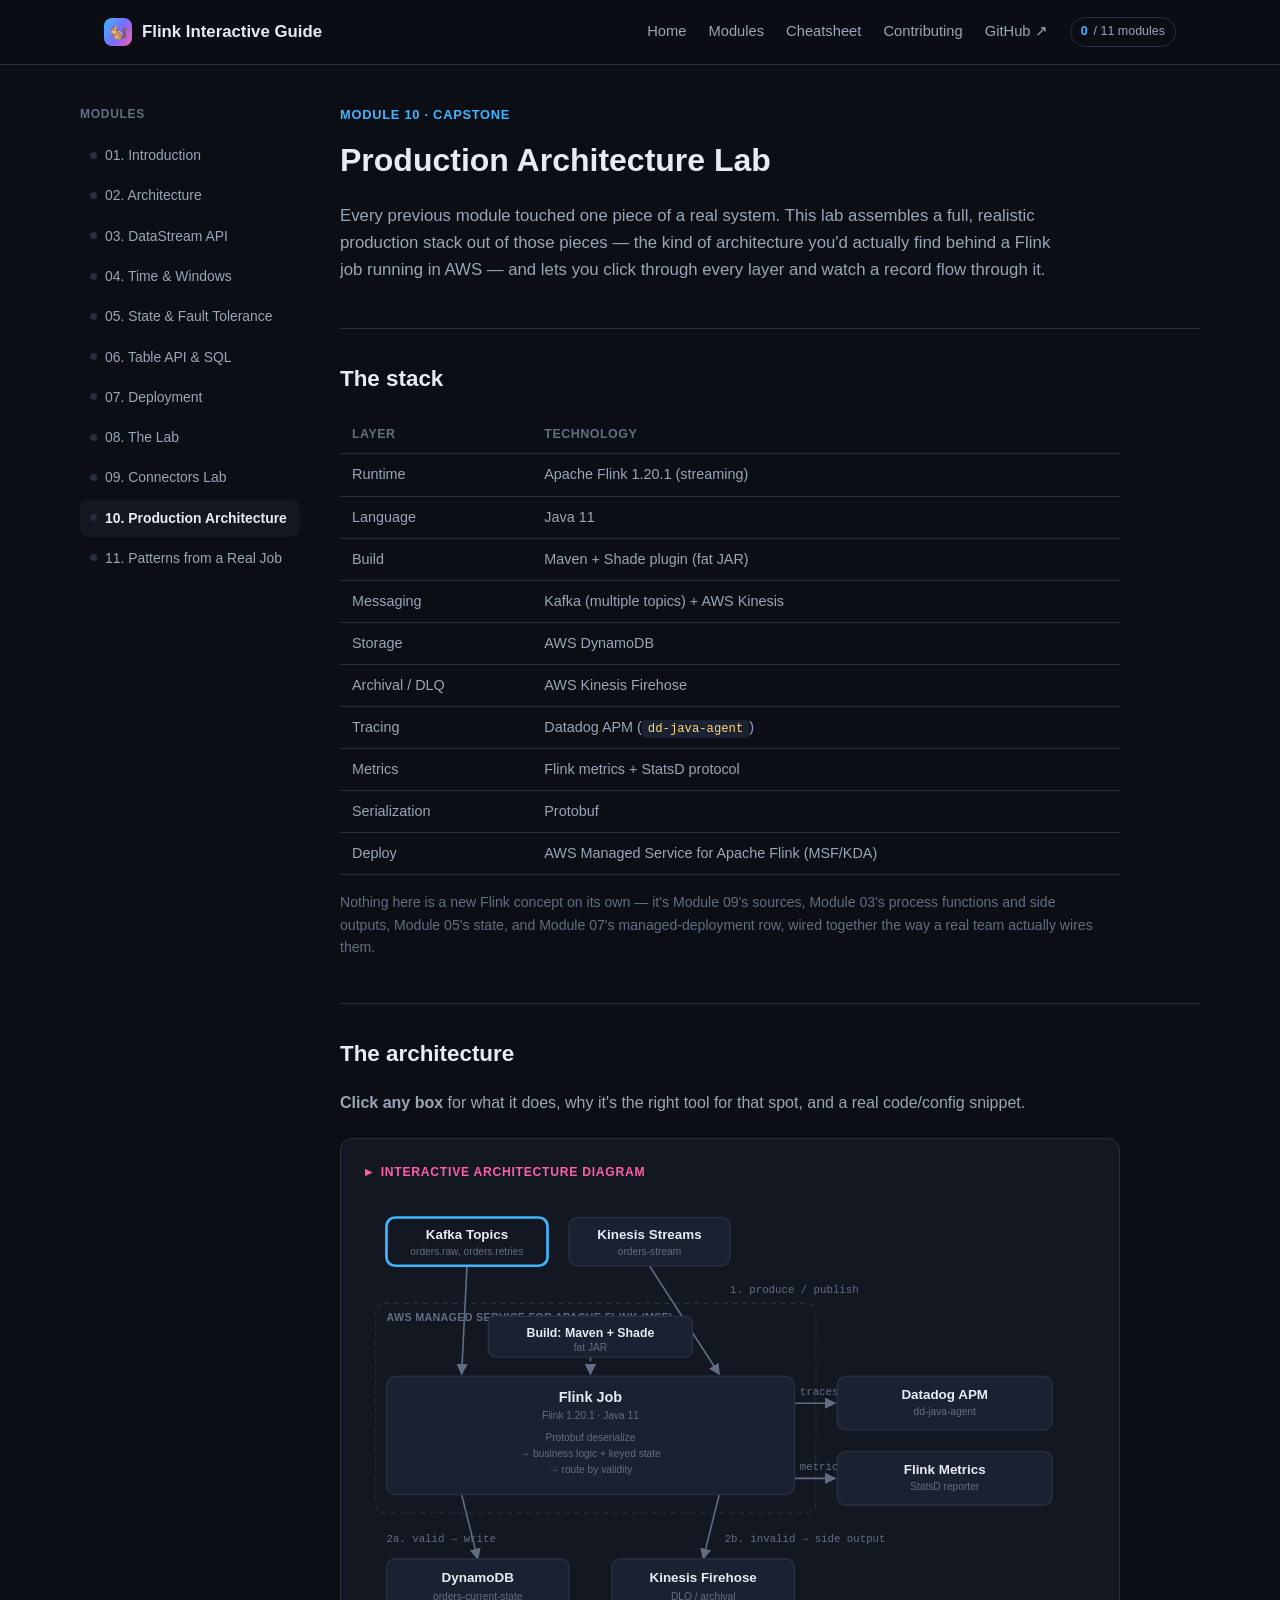
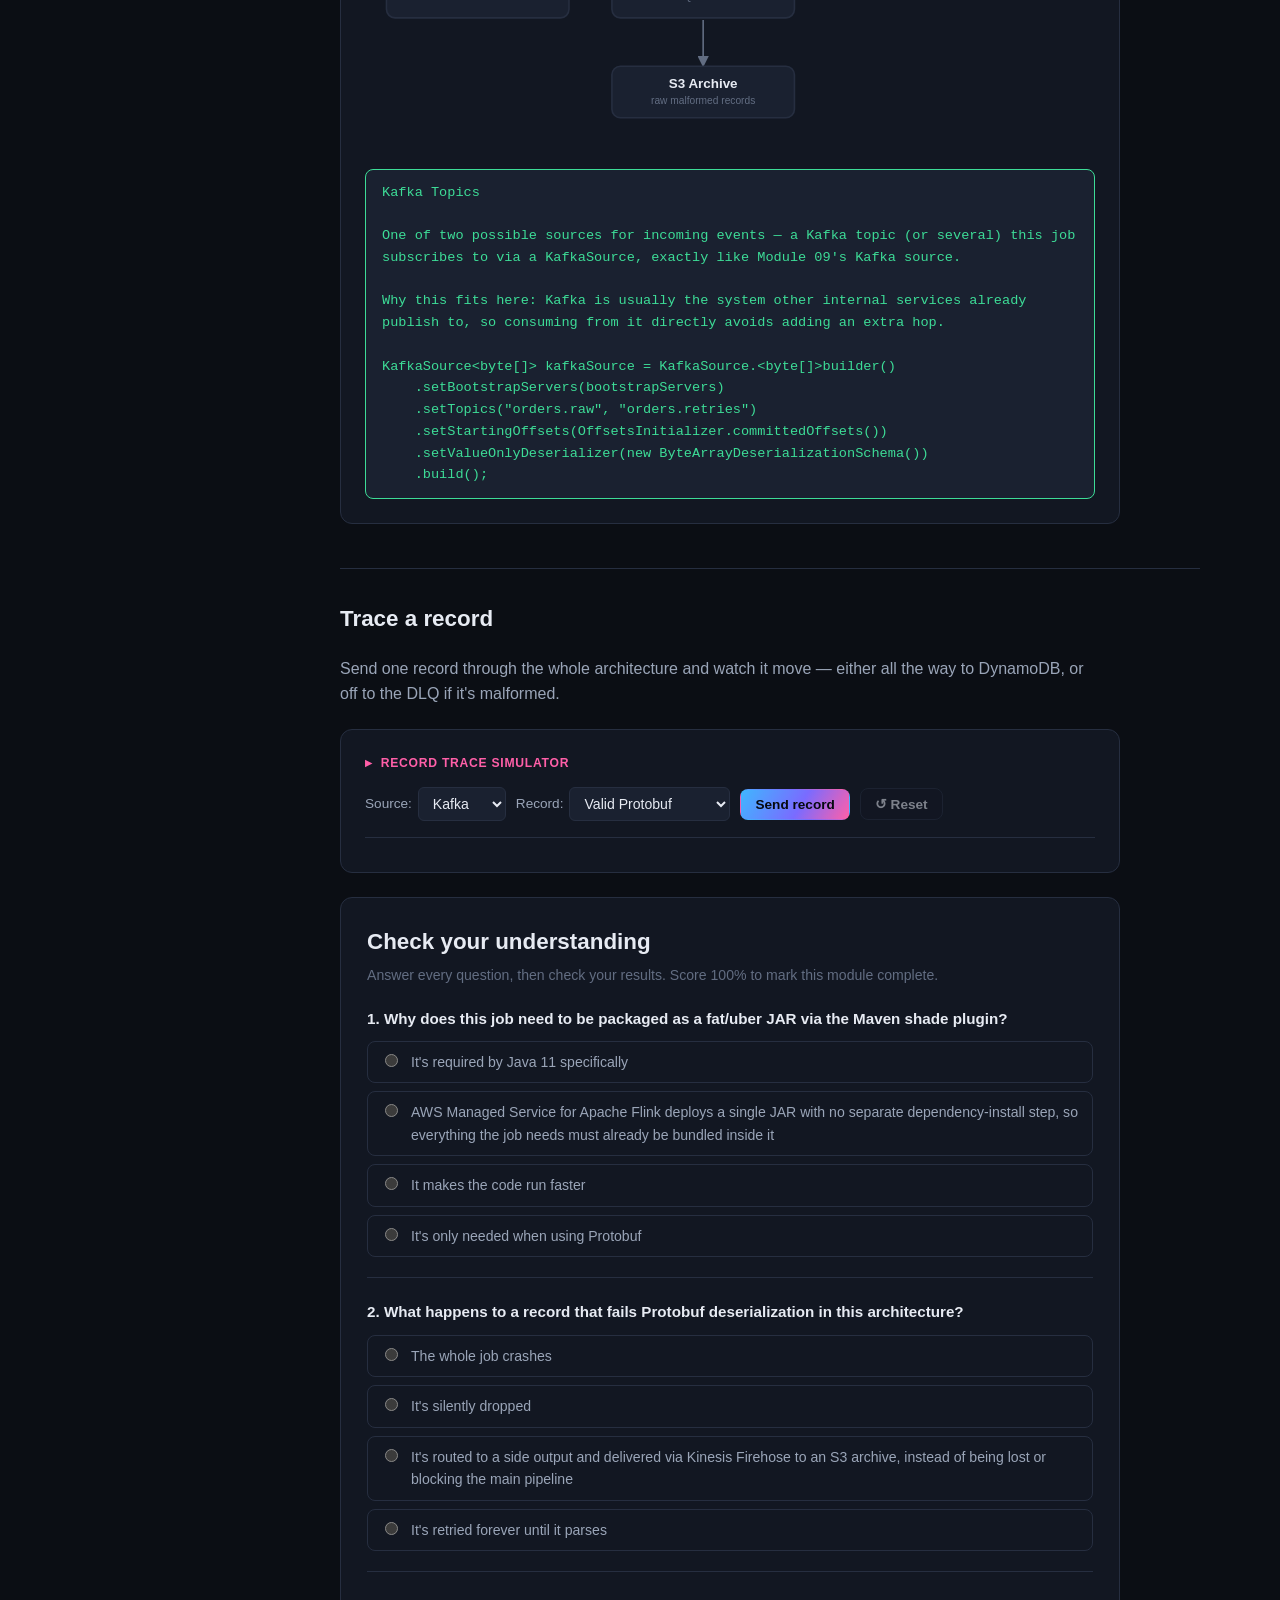
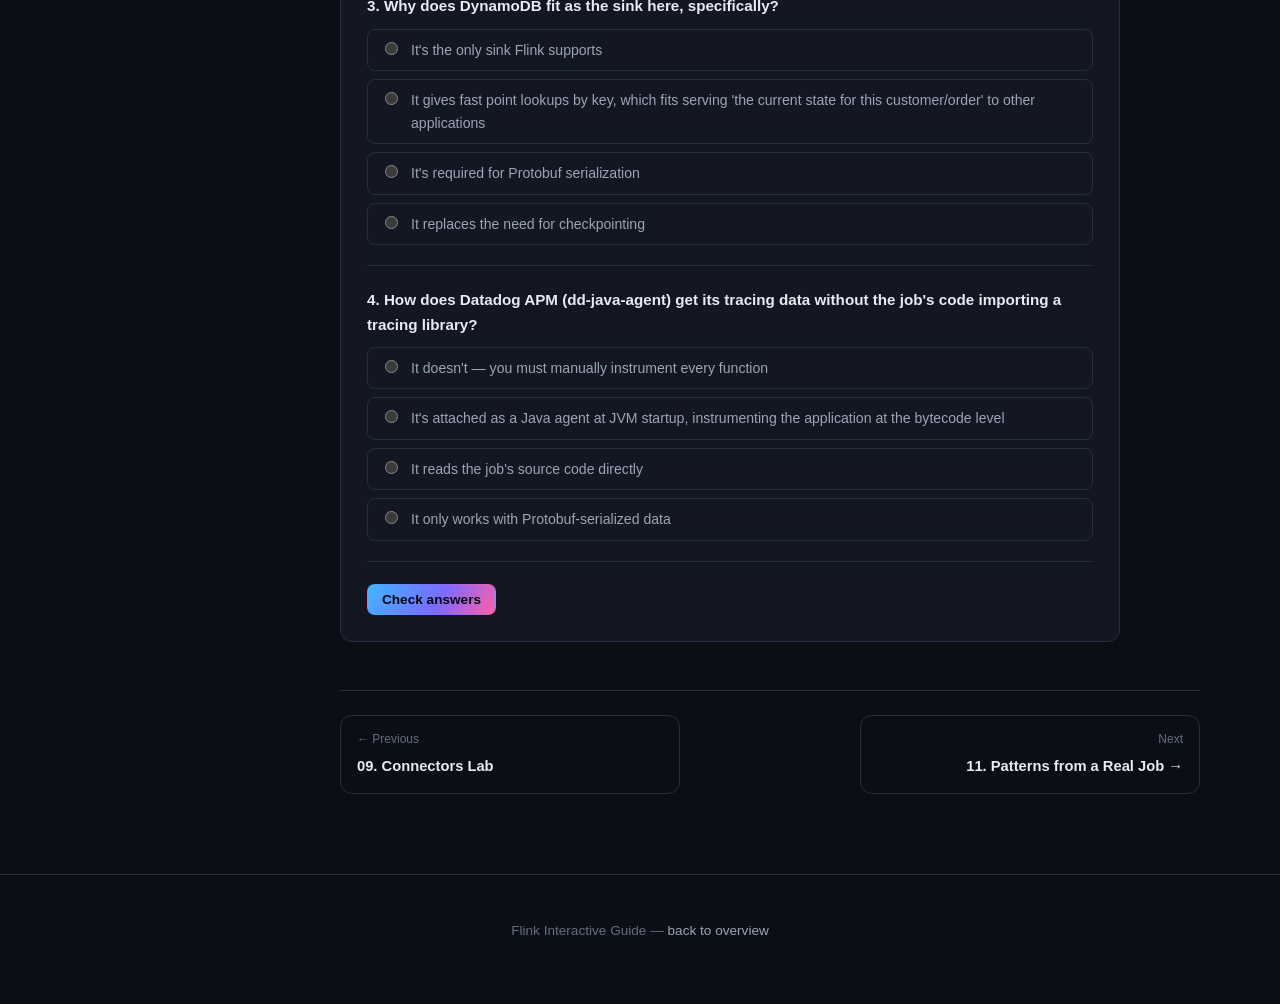
<file: modules/10-production-architecture.html>
<!doctype html>
<html lang="en">
<head>
  <meta charset="UTF-8" />
  <meta name="viewport" content="width=device-width, initial-scale=1.0" />
  <title>10 · Production Architecture Lab — Flink Interactive Guide</title>
  <link rel="icon" href="data:image/svg+xml,<svg xmlns=%22http://www.w3.org/2000/svg%22 viewBox=%220 0 100 100%22><text y=%22.9em%22 font-size=%2290%22>🐿️</text></svg>" />
  <link rel="stylesheet" href="../assets/css/style.css" />
  <style>
    .diagram-wrap { overflow-x: auto; }
    .diagram-wrap svg { display: block; width: 100%; height: auto; min-width: 640px; }
    .diagram-node rect { fill: var(--bg-elevated-2); stroke: var(--border); stroke-width: 1.5; transition: stroke 0.15s, fill 0.15s; }
    .diagram-node text { fill: var(--text); font-family: var(--sans); }
    .diagram-node .role { fill: var(--text-faint); font-size: 9.5px; }
    .diagram-node { cursor: pointer; }
    .diagram-node:hover rect, .diagram-node:focus rect { stroke: var(--accent); }
    .diagram-node.selected rect { stroke: var(--accent); stroke-width: 2.5; fill: var(--bg-elevated); }
    .diagram-node.active-step rect { stroke: var(--success); stroke-width: 2.5; }
    .diagram-arrow { stroke: var(--text-faint); stroke-width: 1.5; fill: none; }
    .diagram-arrow.dashed { stroke-dasharray: 4 3; }
    .diagram-label { fill: var(--text-faint); font-size: 10px; font-family: var(--mono); }
    .diagram-boundary rect { fill: none; stroke: var(--border); stroke-width: 1; stroke-dasharray: 5 4; }
    .diagram-boundary text { fill: var(--text-faint); font-size: 10px; font-weight: 700; letter-spacing: 0.03em; }

    #trace-log { max-height: 160px; overflow-y: auto; font-family: var(--mono); font-size: 0.8rem; color: var(--text-dim); margin-top: 12px; border-top: 1px solid var(--border); padding-top: 10px; }
    #trace-log div { margin-bottom: 4px; }
    #trace-log div.ok { color: var(--success); }
    #trace-log div.fail { color: var(--danger); }
  </style>
</head>
<body>
  <header class="site-header">
    <div class="container">
      <a class="brand" href="../index.html">
        <span class="brand-mark">🐿️</span>
        Flink Interactive Guide
      </a>
      <nav class="nav-links">
        <a href="../index.html">Home</a>
        <a href="01-introduction.html">Modules</a>
        <a href="../cheatsheet.html">Cheatsheet</a>
        <a href="../CONTRIBUTING.md">Contributing</a>
        <a href="https://github.com/trishala23/flink-interactive-guide" target="_blank" rel="noopener">GitHub ↗</a>
        <span class="progress-pill" data-progress-pill></span>
      </nav>
      <button class="nav-toggle" aria-label="Toggle menu">☰</button>
    </div>
  </header>

  <div class="container module-layout">
    <aside class="module-sidebar">
      <h4>Modules</h4>
      <ol>
        <li><a data-module-id="introduction" href="01-introduction.html"><span class="dot"></span>01. Introduction</a></li>
        <li><a data-module-id="architecture" href="02-architecture.html"><span class="dot"></span>02. Architecture</a></li>
        <li><a data-module-id="datastream-api" href="03-datastream-api.html"><span class="dot"></span>03. DataStream API</a></li>
        <li><a data-module-id="windows-time" href="04-windows-time.html"><span class="dot"></span>04. Time &amp; Windows</a></li>
        <li><a data-module-id="state-fault-tolerance" href="05-state-fault-tolerance.html"><span class="dot"></span>05. State &amp; Fault Tolerance</a></li>
        <li><a data-module-id="table-sql" href="06-table-sql.html"><span class="dot"></span>06. Table API &amp; SQL</a></li>
        <li><a data-module-id="deployment" href="07-deployment.html"><span class="dot"></span>07. Deployment</a></li>
        <li><a data-module-id="lab" href="08-lab.html"><span class="dot"></span>08. The Lab</a></li>
        <li><a data-module-id="connectors" href="09-connectors.html"><span class="dot"></span>09. Connectors Lab</a></li>
        <li><a data-module-id="production" href="10-production-architecture.html"><span class="dot"></span>10. Production Architecture</a></li>
      <li><a data-module-id="patterns" href="11-production-patterns.html"><span class="dot"></span>11. Patterns from a Real Job</a></li>
      </ol>
    </aside>

    <main class="module-main">
      <div class="module-kicker">Module 10 · Capstone</div>
      <h1>Production Architecture Lab</h1>
      <p class="intro">
        Every previous module touched one piece of a real system. This lab
        assembles a full, realistic production stack out of those pieces —
        the kind of architecture you'd actually find behind a Flink job
        running in AWS — and lets you click through every layer and watch
        a record flow through it.
      </p>

      <h2>The stack</h2>
      <table>
        <thead><tr><th>Layer</th><th>Technology</th></tr></thead>
        <tbody>
          <tr><td>Runtime</td><td>Apache Flink 1.20.1 (streaming)</td></tr>
          <tr><td>Language</td><td>Java 11</td></tr>
          <tr><td>Build</td><td>Maven + Shade plugin (fat JAR)</td></tr>
          <tr><td>Messaging</td><td>Kafka (multiple topics) + AWS Kinesis</td></tr>
          <tr><td>Storage</td><td>AWS DynamoDB</td></tr>
          <tr><td>Archival / DLQ</td><td>AWS Kinesis Firehose</td></tr>
          <tr><td>Tracing</td><td>Datadog APM (<code>dd-java-agent</code>)</td></tr>
          <tr><td>Metrics</td><td>Flink metrics + StatsD protocol</td></tr>
          <tr><td>Serialization</td><td>Protobuf</td></tr>
          <tr><td>Deploy</td><td>AWS Managed Service for Apache Flink (MSF/KDA)</td></tr>
        </tbody>
      </table>
      <p style="font-size: 0.88rem; color: var(--text-faint);">
        Nothing here is a new Flink concept on its own — it's Module 09's
        sources, Module 03's process functions and side outputs, Module
        05's state, and Module 07's managed-deployment row, wired together
        the way a real team actually wires them.
      </p>

      <h2>The architecture</h2>
      <p><strong>Click any box</strong> for what it does, why it's the right tool for that spot, and a real code/config snippet.</p>

      <div class="widget">
        <div class="widget-label">Interactive architecture diagram</div>
        <div class="diagram-wrap">
          <svg viewBox="0 0 680 520" role="img" aria-label="Production Flink architecture diagram">
            <defs>
              <marker id="arrow10" viewBox="0 0 10 10" refX="9" refY="5" markerWidth="7" markerHeight="7" orient="auto-start-reverse">
                <path d="M0,0 L10,5 L0,10 z" fill="var(--text-faint)" />
              </marker>
            </defs>

            <!-- Deployment boundary (drawn first, behind everything) -->
            <g class="diagram-boundary">
              <rect x="10" y="100" width="410" height="195" rx="8" />
              <text x="20" y="116">AWS MANAGED SERVICE FOR APACHE FLINK (MSF)</text>
            </g>

            <!-- Arrows -->
            <path class="diagram-arrow" marker-end="url(#arrow10)" d="M95,65 L90,166" />
            <path class="diagram-arrow" marker-end="url(#arrow10)" d="M265,65 L330,166" />
            <text class="diagram-label" x="340" y="90">1. produce / publish</text>

            <path class="diagram-arrow dashed" marker-end="url(#arrow10)" d="M210,150 L210,166" />
            <text class="diagram-label" x="222" y="145">packaged as</text>

            <path class="diagram-arrow" marker-end="url(#arrow10)" d="M90,278 L105,338" />
            <text class="diagram-label" x="20" y="322">2a. valid → write</text>

            <path class="diagram-arrow" marker-end="url(#arrow10)" d="M330,278 L315,338" />
            <text class="diagram-label" x="335" y="322">2b. invalid → side output</text>

            <path class="diagram-arrow" marker-end="url(#arrow10)" d="M315,395 L315,438" />

            <path class="diagram-arrow" marker-end="url(#arrow10)" d="M400,193 L438,193" />
            <text class="diagram-label" x="405" y="185">traces</text>

            <path class="diagram-arrow" marker-end="url(#arrow10)" d="M400,263 L438,263" />
            <text class="diagram-label" x="405" y="255">metrics</text>

            <!-- Sources -->
            <g class="diagram-node" data-node="kafka" tabindex="0" role="button">
              <rect x="20" y="20" width="150" height="45" rx="8" />
              <text x="95" y="40" text-anchor="middle" font-weight="700" font-size="12.5">Kafka Topics</text>
              <text class="role" x="95" y="55" text-anchor="middle">orders.raw, orders.retries</text>
            </g>
            <g class="diagram-node" data-node="kinesis" tabindex="0" role="button">
              <rect x="190" y="20" width="150" height="45" rx="8" />
              <text x="265" y="40" text-anchor="middle" font-weight="700" font-size="12.5">Kinesis Streams</text>
              <text class="role" x="265" y="55" text-anchor="middle">orders-stream</text>
            </g>

            <!-- Build -->
            <g class="diagram-node" data-node="build" tabindex="0" role="button">
              <rect x="115" y="112" width="190" height="38" rx="7" />
              <text x="210" y="131" text-anchor="middle" font-weight="700" font-size="11.5">Build: Maven + Shade</text>
              <text class="role" x="210" y="144" text-anchor="middle">fat JAR</text>
            </g>

            <!-- Flink Job -->
            <g class="diagram-node" data-node="flink" tabindex="0" role="button">
              <rect x="20" y="168" width="380" height="110" rx="9" />
              <text x="210" y="192" text-anchor="middle" font-weight="700" font-size="13.5">Flink Job</text>
              <text class="role" x="210" y="208" text-anchor="middle">Flink 1.20.1 · Java 11</text>
              <text class="role" x="210" y="228" text-anchor="middle">Protobuf deserialize</text>
              <text class="role" x="210" y="243" text-anchor="middle">→ business logic + keyed state</text>
              <text class="role" x="210" y="258" text-anchor="middle">→ route by validity</text>
            </g>

            <!-- Sinks -->
            <g class="diagram-node" data-node="dynamodb" tabindex="0" role="button">
              <rect x="20" y="338" width="170" height="55" rx="8" />
              <text x="105" y="360" text-anchor="middle" font-weight="700" font-size="12.5">DynamoDB</text>
              <text class="role" x="105" y="376" text-anchor="middle">orders-current-state</text>
            </g>
            <g class="diagram-node" data-node="firehose" tabindex="0" role="button">
              <rect x="230" y="338" width="170" height="55" rx="8" />
              <text x="315" y="360" text-anchor="middle" font-weight="700" font-size="12.5">Kinesis Firehose</text>
              <text class="role" x="315" y="376" text-anchor="middle">DLQ / archival</text>
            </g>
            <g class="diagram-node" data-node="s3" tabindex="0" role="button">
              <rect x="230" y="438" width="170" height="48" rx="8" />
              <text x="315" y="458" text-anchor="middle" font-weight="700" font-size="12.5">S3 Archive</text>
              <text class="role" x="315" y="473" text-anchor="middle">raw malformed records</text>
            </g>

            <!-- Observability -->
            <g class="diagram-node" data-node="datadog" tabindex="0" role="button">
              <rect x="440" y="168" width="200" height="50" rx="8" />
              <text x="540" y="189" text-anchor="middle" font-weight="700" font-size="12.5">Datadog APM</text>
              <text class="role" x="540" y="204" text-anchor="middle">dd-java-agent</text>
            </g>
            <g class="diagram-node" data-node="statsd" tabindex="0" role="button">
              <rect x="440" y="238" width="200" height="50" rx="8" />
              <text x="540" y="259" text-anchor="middle" font-weight="700" font-size="12.5">Flink Metrics</text>
              <text class="role" x="540" y="274" text-anchor="middle">StatsD reporter</text>
            </g>
          </svg>
        </div>
        <div class="result-box" id="arch-detail">Click a box above to see what it does, why it's there, and how it's configured.</div>
      </div>

      <h2>Trace a record</h2>
      <p>
        Send one record through the whole architecture and watch it move —
        either all the way to DynamoDB, or off to the DLQ if it's malformed.
      </p>

      <div class="widget">
        <div class="widget-label">Record trace simulator</div>
        <div class="controls">
          <label>Source:
            <select id="trace-source">
              <option value="kafka">Kafka</option>
              <option value="kinesis">Kinesis</option>
            </select>
          </label>
          <label>Record:
            <select id="trace-validity">
              <option value="valid">Valid Protobuf</option>
              <option value="invalid">Malformed / invalid</option>
            </select>
          </label>
          <button class="btn btn-primary btn-sm" id="trace-send">Send record</button>
          <button class="btn btn-secondary btn-sm" id="trace-reset" disabled>↺ Reset</button>
        </div>
        <div id="trace-log"></div>
      </div>

      <div id="quiz-root" data-module-id="production"></div>

      <nav class="module-pager">
        <a class="pager-link prev" href="09-connectors.html">
          <span class="dir">← Previous</span>
          <span class="title">09. Connectors Lab</span>
        </a>
        <a class="pager-link next" href="11-production-patterns.html">
          <span class="dir">Next</span>
          <span class="title">11. Patterns from a Real Job →</span>
        </a>
      </nav>
    </main>
  </div>

  <footer class="site-footer">
    <div class="container">
      <p>Flink Interactive Guide — <a href="../index.html">back to overview</a></p>
    </div>
  </footer>

  <script src="../assets/js/app.js"></script>
  <script>
    (function () {
      const NODES = {
        kafka: {
          name: "Kafka Topics",
          short: "One of two possible sources for incoming events — a Kafka topic (or several) this job subscribes to via a KafkaSource, exactly like Module 09's Kafka source.",
          why: "Kafka is usually the system other internal services already publish to, so consuming from it directly avoids adding an extra hop.",
          code: `KafkaSource<byte[]> kafkaSource = KafkaSource.<byte[]>builder()
    .setBootstrapServers(bootstrapServers)
    .setTopics("orders.raw", "orders.retries")
    .setStartingOffsets(OffsetsInitializer.committedOffsets())
    .setValueOnlyDeserializer(new ByteArrayDeserializationSchema())
    .build();`,
        },
        kinesis: {
          name: "Kinesis Streams",
          short: "The second possible source — an AWS Kinesis Data Stream, consumed via a KinesisStreamsSource, as in Module 09's Kinesis source.",
          why: "Kinesis is the natural choice when the upstream producer already lives in AWS and would rather not run/operate a Kafka cluster.",
          code: `KinesisStreamsSource<byte[]> kinesisSource = KinesisStreamsSource.<byte[]>builder()
    .setStreamArn("arn:aws:kinesis:us-east-1:123456789012:stream/orders-stream")
    .setDeserializationSchema(new ByteArrayDeserializationSchema())
    .build();`,
        },
        build: {
          name: "Build: Maven + Shade plugin",
          short: "Before any of this runs, the job is packaged as one self-contained JAR — the Maven shade plugin bundles the job code plus every dependency (connectors, the Protobuf runtime, the AWS SDK) into a single 'fat' JAR.",
          why: "AWS Managed Service for Apache Flink expects to deploy one JAR with everything it needs already inside — there's no separate dependency-install step on the runtime. The shade plugin also relocates conflicting classes (e.g. two different library versions) so they don't collide, and merges each dependency's service-registration files so pluggable pieces like connector discovery still work once everything is combined.",
          code: `<plugin>
  <groupId>org.apache.maven.plugins</groupId>
  <artifactId>maven-shade-plugin</artifactId>
  <executions>
    <execution>
      <phase>package</phase>
      <goals><goal>shade</goal></goals>
      <configuration>
        <transformers>
          <transformer implementation="...ServicesResourceTransformer" />
        </transformers>
      </configuration>
    </execution>
  </executions>
</plugin>`,
        },
        flink: {
          name: "Flink Job (Java 11, Flink 1.20.1)",
          short: "The actual DataStream program: deserializes each record from Protobuf, runs business logic and keyed state (Module 03, Module 05), and routes each result to exactly one of two places depending on whether it parsed successfully.",
          why: "Java 11 is a long-term-support release with broad library support, and Flink 1.20.1 is a recent stable release — a safe, well-supported pairing for a production workload.",
          code: `OutputTag<byte[]> dlqTag = new OutputTag<byte[]>("dlq") {};

SingleOutputStreamOperator<OrderEvent> parsed = rawRecords.process(
    new ProcessFunction<byte[], OrderEvent>() {
        public void processElement(byte[] bytes, Context ctx, Collector<OrderEvent> out) {
            try {
                out.collect(OrderEvent.parseFrom(bytes)); // protobuf
            } catch (InvalidProtocolBufferException e) {
                ctx.output(dlqTag, bytes); // malformed -> side output
            }
        }
    });

parsed.getSideOutput(dlqTag).sinkTo(firehoseSink);        // DLQ path
parsed.keyBy(OrderEvent::getCustomerId)
      .process(new EnrichAndValidate())
      .sinkTo(dynamoDbSink);                              // success path`,
        },
        dynamodb: {
          name: "DynamoDB",
          short: "The success-path sink — validated, processed records land here as the durable, queryable 'current state', externally readable by other services.",
          why: "DynamoDB gives single-digit-millisecond point lookups by key, which fits a 'look up the latest state for this customer/order' access pattern well, and it scales without you managing servers.",
          code: `DynamoDbSink<OrderEvent> dynamoSink = DynamoDbSink.<OrderEvent>builder()
    .setDynamoDbProperties(properties)
    .setTableName("orders-current-state")
    .setElementConverter(OrderEvent::toDynamoDbItem)
    .build();`,
        },
        firehose: {
          name: "Kinesis Firehose (DLQ)",
          short: "Where records that fail to deserialize or validate are routed instead of being dropped or crashing the job — a dead-letter side output, using the exact side-output mechanism from Module 03's process functions.",
          why: "Firehose batches and delivers records to S3 automatically with no infrastructure to run — a low-maintenance archive of 'things that went wrong', replayable or inspectable later without slowing the main pipeline down.",
          code: `KinesisFirehoseSink<byte[]> dlqSink = KinesisFirehoseSink.<byte[]>builder()
    .setDeliveryStreamName("orders-dlq-archive")
    .setSerializationSchema(new SimpleStringSchema())
    .build();`,
        },
        s3: {
          name: "S3 Archive",
          short: "Firehose's actual destination — raw malformed records land here as files, batched by size or time, ready for manual inspection or a backfill job later.",
          why: "Keeps 'bad' data recoverable instead of silently lost, without the main job ever waiting on an S3 write directly.",
          code: `# Firehose delivery stream, buffered before landing in S3
BufferingHints:
  SizeInMBs: 5
  IntervalInSeconds: 60
S3DestinationConfiguration:
  BucketARN: arn:aws:s3:::orders-dlq-archive
  Prefix: "malformed/year=!{timestamp:yyyy}/month=!{timestamp:MM}/"`,
        },
        datadog: {
          name: "Datadog APM",
          short: "A Java agent attached at JVM startup (no code changes needed) that automatically instruments the job and exports distributed traces — so you can see, per record, how long each stage (deserialize, business logic, DynamoDB write) actually took.",
          why: "Because it's a javaagent, it hooks in at the bytecode level without the application importing a tracing library, so it's easy to bolt onto an existing job.",
          code: `-javaagent:/opt/dd-java-agent.jar
-Ddd.service=orders-flink-job
-Ddd.env=prod
-Ddd.trace.enabled=true`,
        },
        statsd: {
          name: "Flink Metrics via StatsD",
          short: "Flink's own built-in metrics system (checkpoint duration, backpressure, records/sec — Module 07's monitoring content) pushed out over the StatsD protocol, a simple UDP-based push format, into Datadog's metrics pipeline.",
          why: "Flink already tracks these metrics internally; the StatsD reporter is a lightweight way to ship them out without anyone having to poll for them — Datadog's agent just listens for StatsD packets.",
          code: `metrics.reporter.dghttp.factory.class: org.apache.flink.metrics.statsd.StatsDReporterFactory
metrics.reporter.dghttp.host: localhost
metrics.reporter.dghttp.port: 8125`,
        },
      };

      const detail = document.getElementById("arch-detail");
      const nodeEls = document.querySelectorAll(".diagram-node[data-node]");

      function showNode(id) {
        const n = NODES[id];
        nodeEls.forEach((el) => el.classList.toggle("selected", el.getAttribute("data-node") === id));
        detail.textContent = `${n.name}\n\n${n.short}\n\nWhy this fits here: ${n.why}\n\n${n.code}`;
        detail.className = "result-box ok";
      }

      nodeEls.forEach((el) => {
        const id = el.getAttribute("data-node");
        el.addEventListener("click", (e) => {
          e.stopPropagation();
          showNode(id);
        });
        el.addEventListener("keydown", (e) => {
          if (e.key === "Enter" || e.key === " ") {
            e.preventDefault();
            showNode(id);
          }
        });
      });

      // ---------- Trace simulator ----------

      const sourceSel = document.getElementById("trace-source");
      const validitySel = document.getElementById("trace-validity");
      const sendBtn = document.getElementById("trace-send");
      const resetBtn = document.getElementById("trace-reset");
      const log = document.getElementById("trace-log");
      let playTimer = null;

      function buildSteps(source, valid) {
        const steps = [{ text: `Record arrives via ${source === "kafka" ? "Kafka" : "Kinesis"}`, node: source, cls: "" }];
        if (!valid) {
          steps.push({ text: "Protobuf deserialization FAILED — InvalidProtocolBufferException", node: "flink", cls: "fail" });
          steps.push({ text: "Routed to side output \"dlq\"", node: "flink", cls: "fail" });
          steps.push({ text: "Delivered to Kinesis Firehose", node: "firehose", cls: "fail" });
          steps.push({ text: "Archived to S3 (orders-dlq-archive)", node: "s3", cls: "fail" });
          steps.push({ text: "Datadog span closed: orders.process (status: error)", node: "datadog", cls: "fail" });
          steps.push({ text: "StatsD metric emitted: records_dlq_total +1", node: "statsd", cls: "fail" });
        } else {
          steps.push({ text: "Protobuf deserialization succeeded", node: "flink", cls: "ok" });
          steps.push({ text: "Business logic + keyed state (keyBy: customerId)", node: "flink", cls: "ok" });
          steps.push({ text: "Written to DynamoDB (orders-current-state)", node: "dynamodb", cls: "ok" });
          steps.push({ text: "Datadog span closed: orders.process (~8ms)", node: "datadog", cls: "ok" });
          steps.push({ text: "StatsD metric emitted: records_processed_total +1", node: "statsd", cls: "ok" });
        }
        return steps;
      }

      function playSteps(steps) {
        clearInterval(playTimer);
        log.innerHTML = "";
        nodeEls.forEach((el) => el.classList.remove("active-step"));
        let i = 0;
        playTimer = setInterval(() => {
          if (i >= steps.length) {
            clearInterval(playTimer);
            nodeEls.forEach((el) => el.classList.remove("active-step"));
            return;
          }
          const step = steps[i];
          nodeEls.forEach((el) => el.classList.toggle("active-step", el.getAttribute("data-node") === step.node));
          const div = document.createElement("div");
          if (step.cls) div.className = step.cls;
          div.textContent = `${i + 1}. ${step.text}`;
          log.appendChild(div);
          log.scrollTop = log.scrollHeight;
          i++;
        }, 700);
      }

      sendBtn.addEventListener("click", () => {
        const steps = buildSteps(sourceSel.value, validitySel.value === "valid");
        playSteps(steps);
        resetBtn.disabled = false;
      });

      resetBtn.addEventListener("click", () => {
        clearInterval(playTimer);
        log.innerHTML = "";
        nodeEls.forEach((el) => el.classList.remove("active-step"));
        resetBtn.disabled = true;
      });

      showNode("kafka");
    })();

    window.QUIZ_DATA = {
      title: "Check your understanding",
      questions: [
        {
          prompt: "Why does this job need to be packaged as a fat/uber JAR via the Maven shade plugin?",
          options: [
            "It's required by Java 11 specifically",
            "AWS Managed Service for Apache Flink deploys a single JAR with no separate dependency-install step, so everything the job needs must already be bundled inside it",
            "It makes the code run faster",
            "It's only needed when using Protobuf",
          ],
          correct: 1,
          explain: "A managed deployment target expects one self-contained artifact — the shade plugin bundles the job and all its dependencies (and resolves class conflicts) into that single JAR.",
        },
        {
          prompt: "What happens to a record that fails Protobuf deserialization in this architecture?",
          options: [
            "The whole job crashes",
            "It's silently dropped",
            "It's routed to a side output and delivered via Kinesis Firehose to an S3 archive, instead of being lost or blocking the main pipeline",
            "It's retried forever until it parses",
          ],
          correct: 2,
          explain: "The DLQ pattern here is Module 03's side-output mechanism: bad records are separated out and archived, not dropped or allowed to crash the job.",
        },
        {
          prompt: "Why does DynamoDB fit as the sink here, specifically?",
          options: [
            "It's the only sink Flink supports",
            "It gives fast point lookups by key, which fits serving 'the current state for this customer/order' to other applications",
            "It's required for Protobuf serialization",
            "It replaces the need for checkpointing",
          ],
          correct: 1,
          explain: "DynamoDB's low-latency key-value access pattern matches a 'look up current state' use case well — a different job than an analytical query engine would be.",
        },
        {
          prompt: "How does Datadog APM (dd-java-agent) get its tracing data without the job's code importing a tracing library?",
          options: [
            "It doesn't — you must manually instrument every function",
            "It's attached as a Java agent at JVM startup, instrumenting the application at the bytecode level",
            "It reads the job's source code directly",
            "It only works with Protobuf-serialized data",
          ],
          correct: 1,
          explain: "A javaagent hooks in before the application's own code runs, instrumenting bytecode automatically — that's what makes it easy to bolt onto an existing job.",
        },
      ],
    };
  </script>
  <script src="../assets/js/quiz.js"></script>
</body>
</html>
</file>
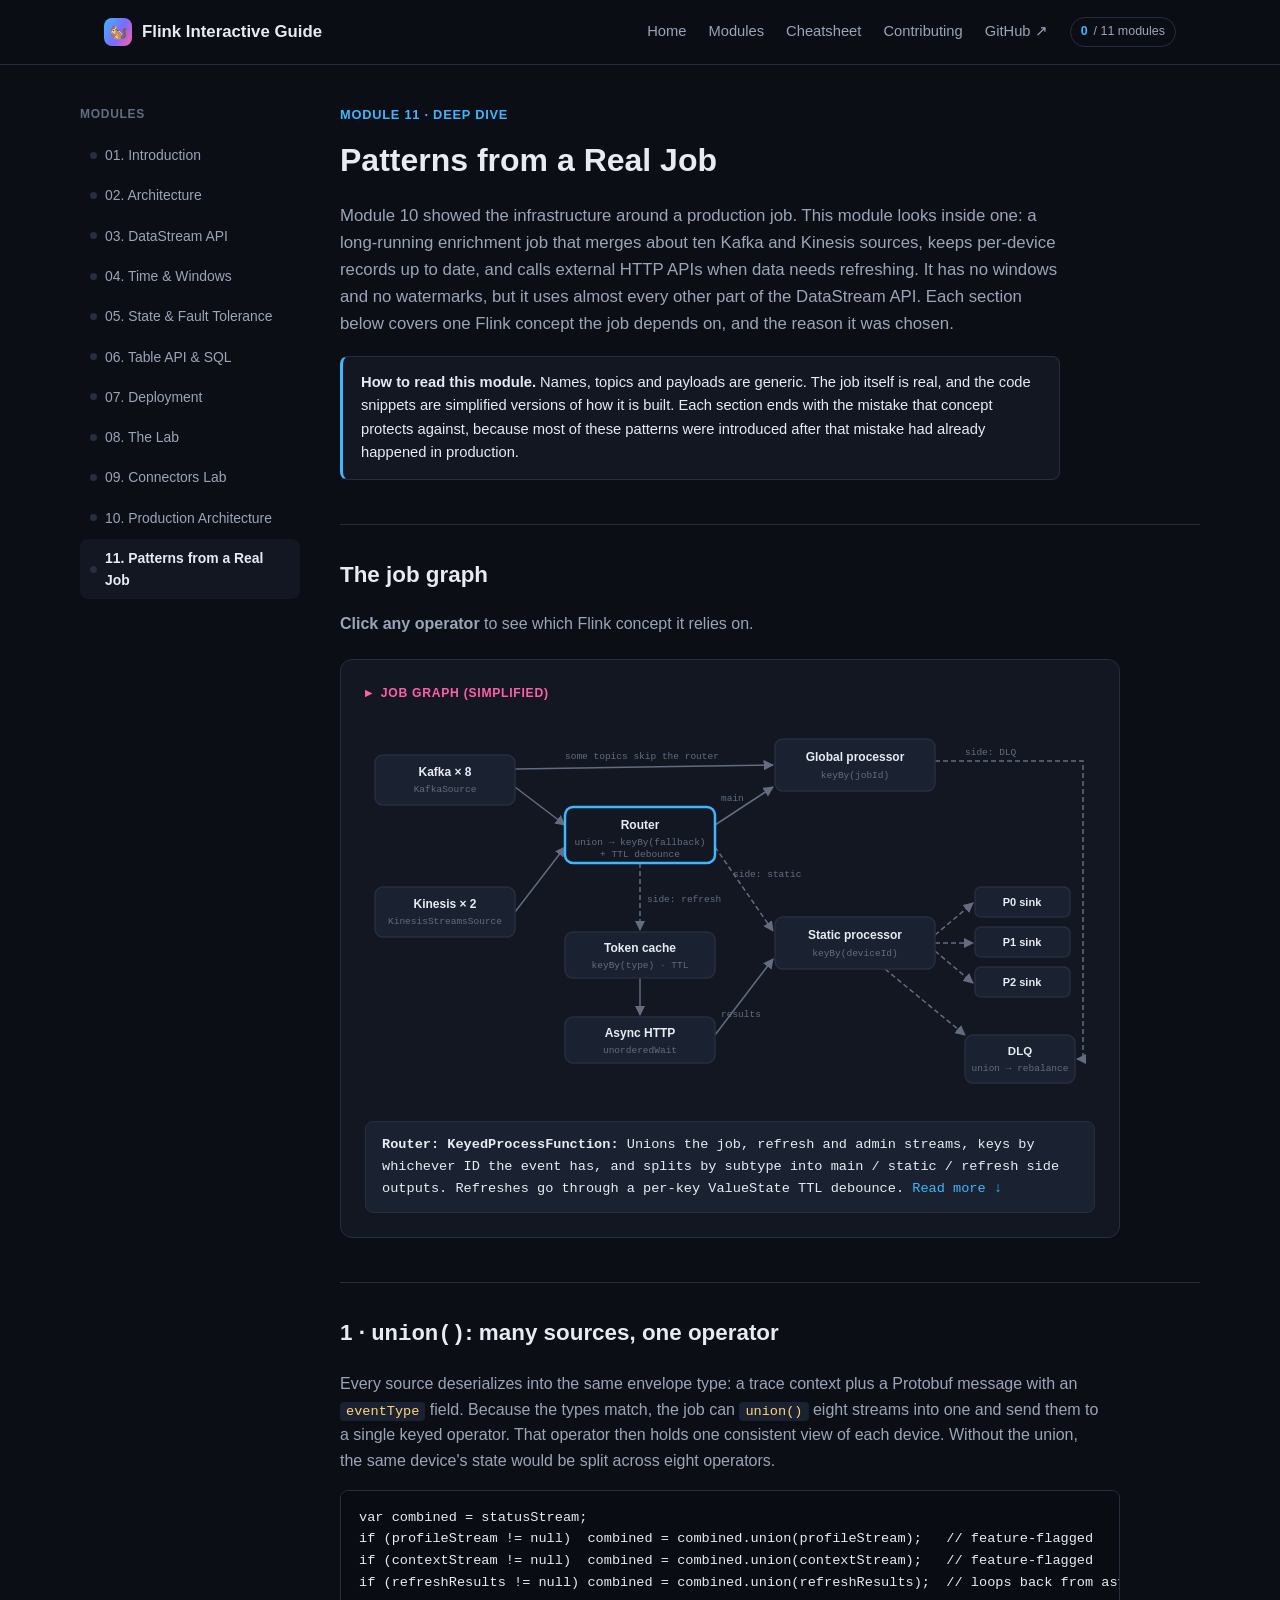
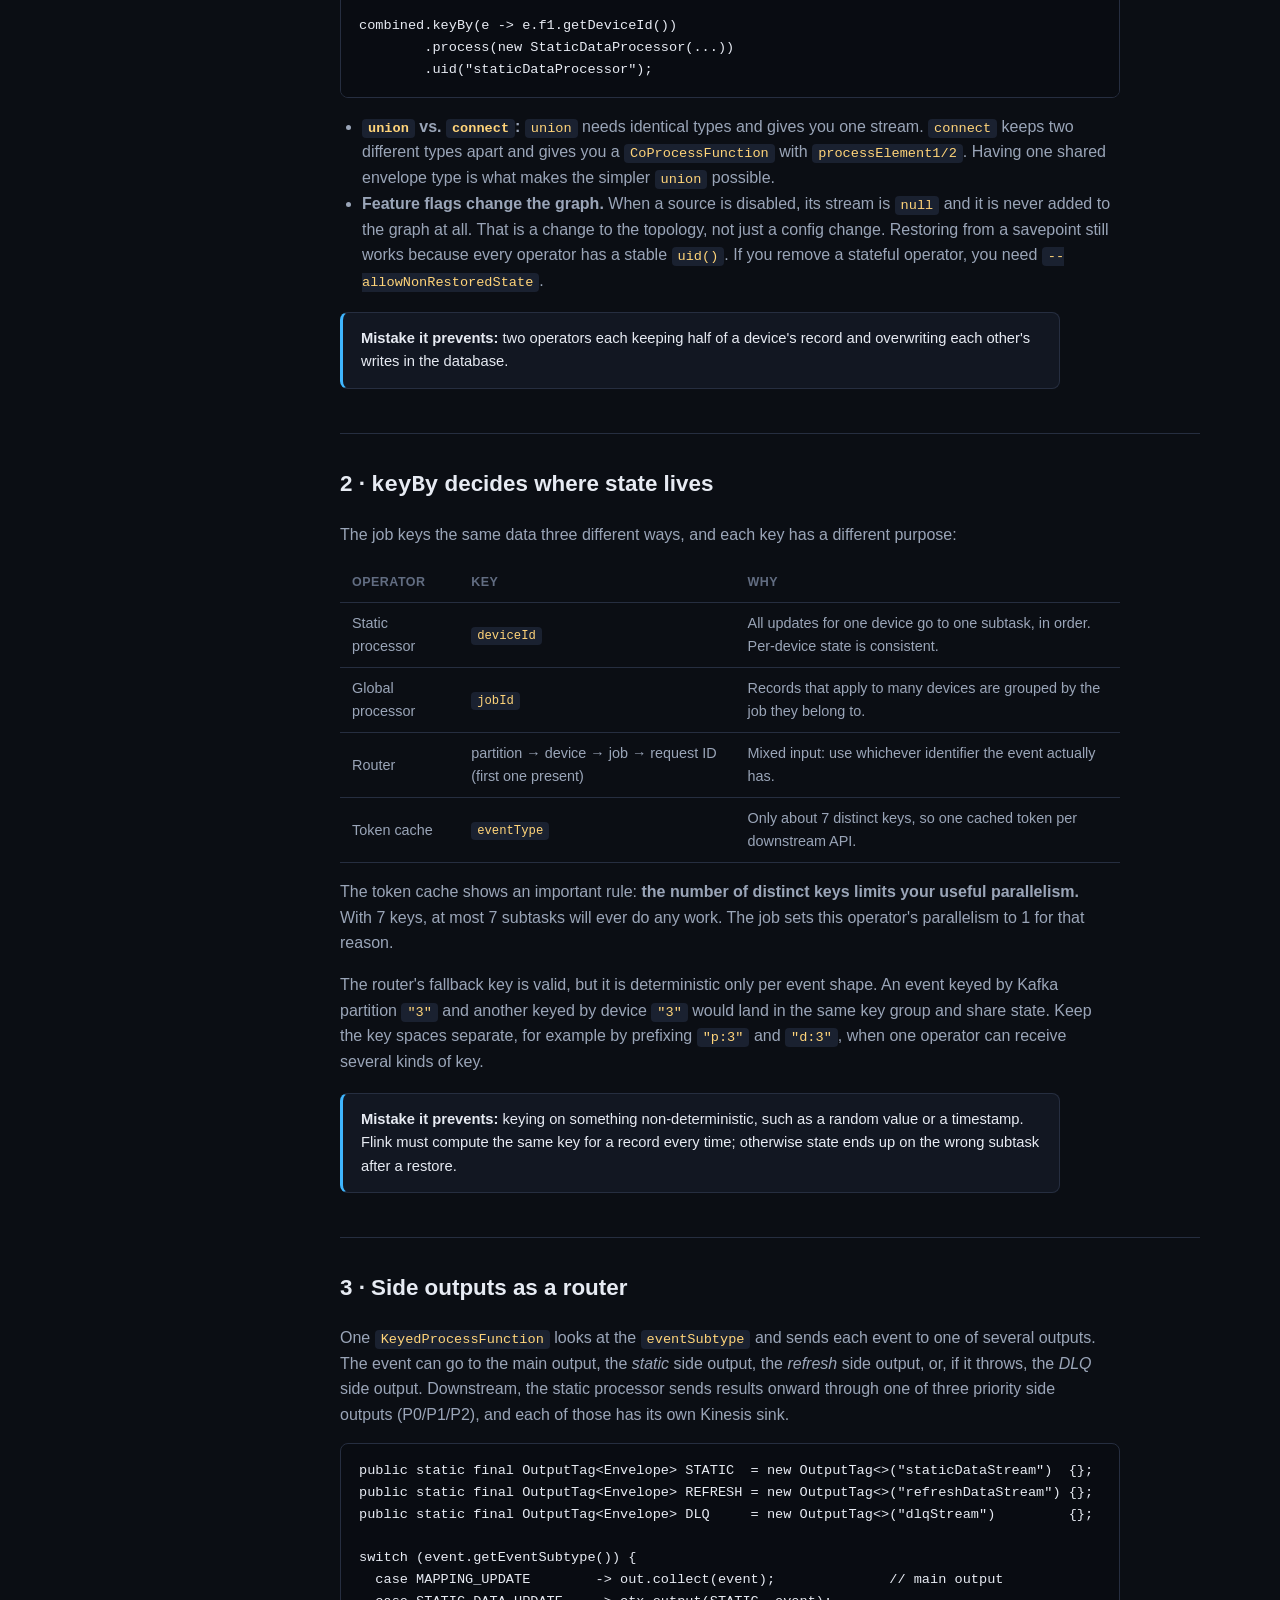
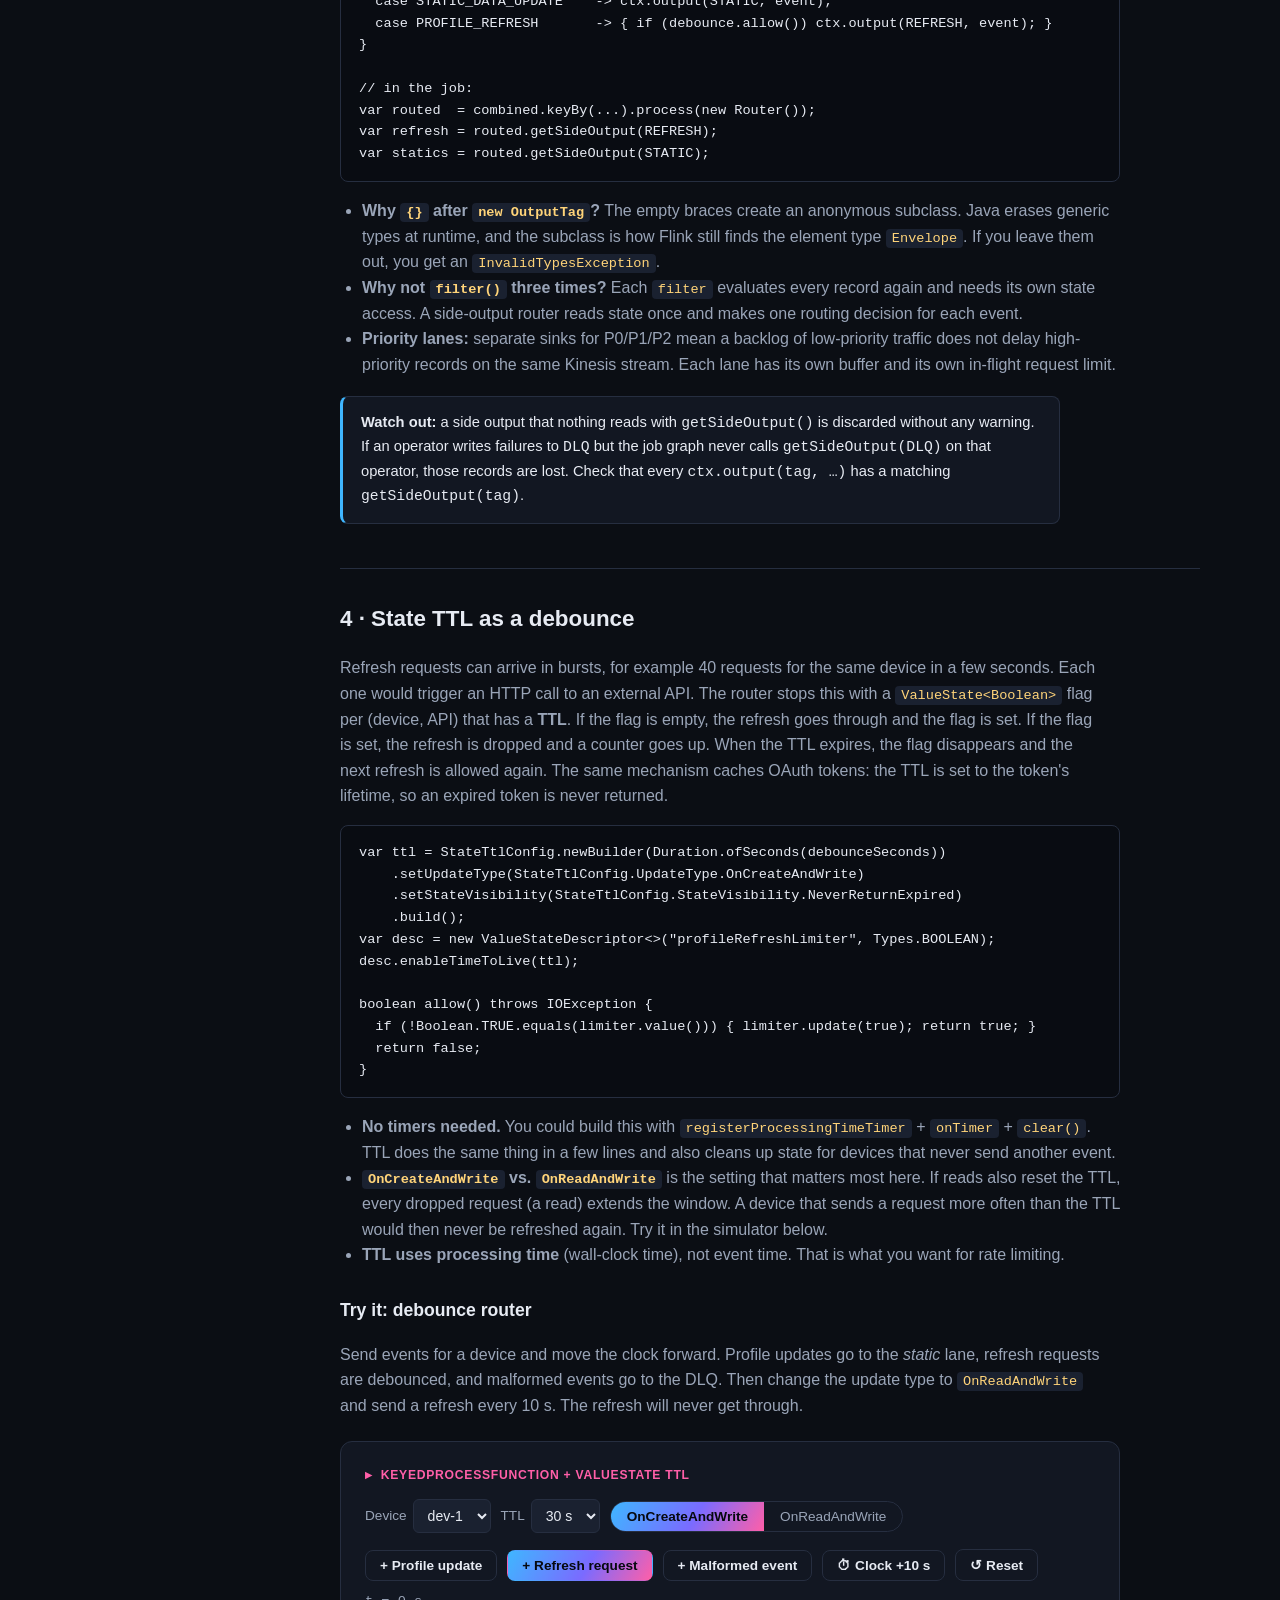
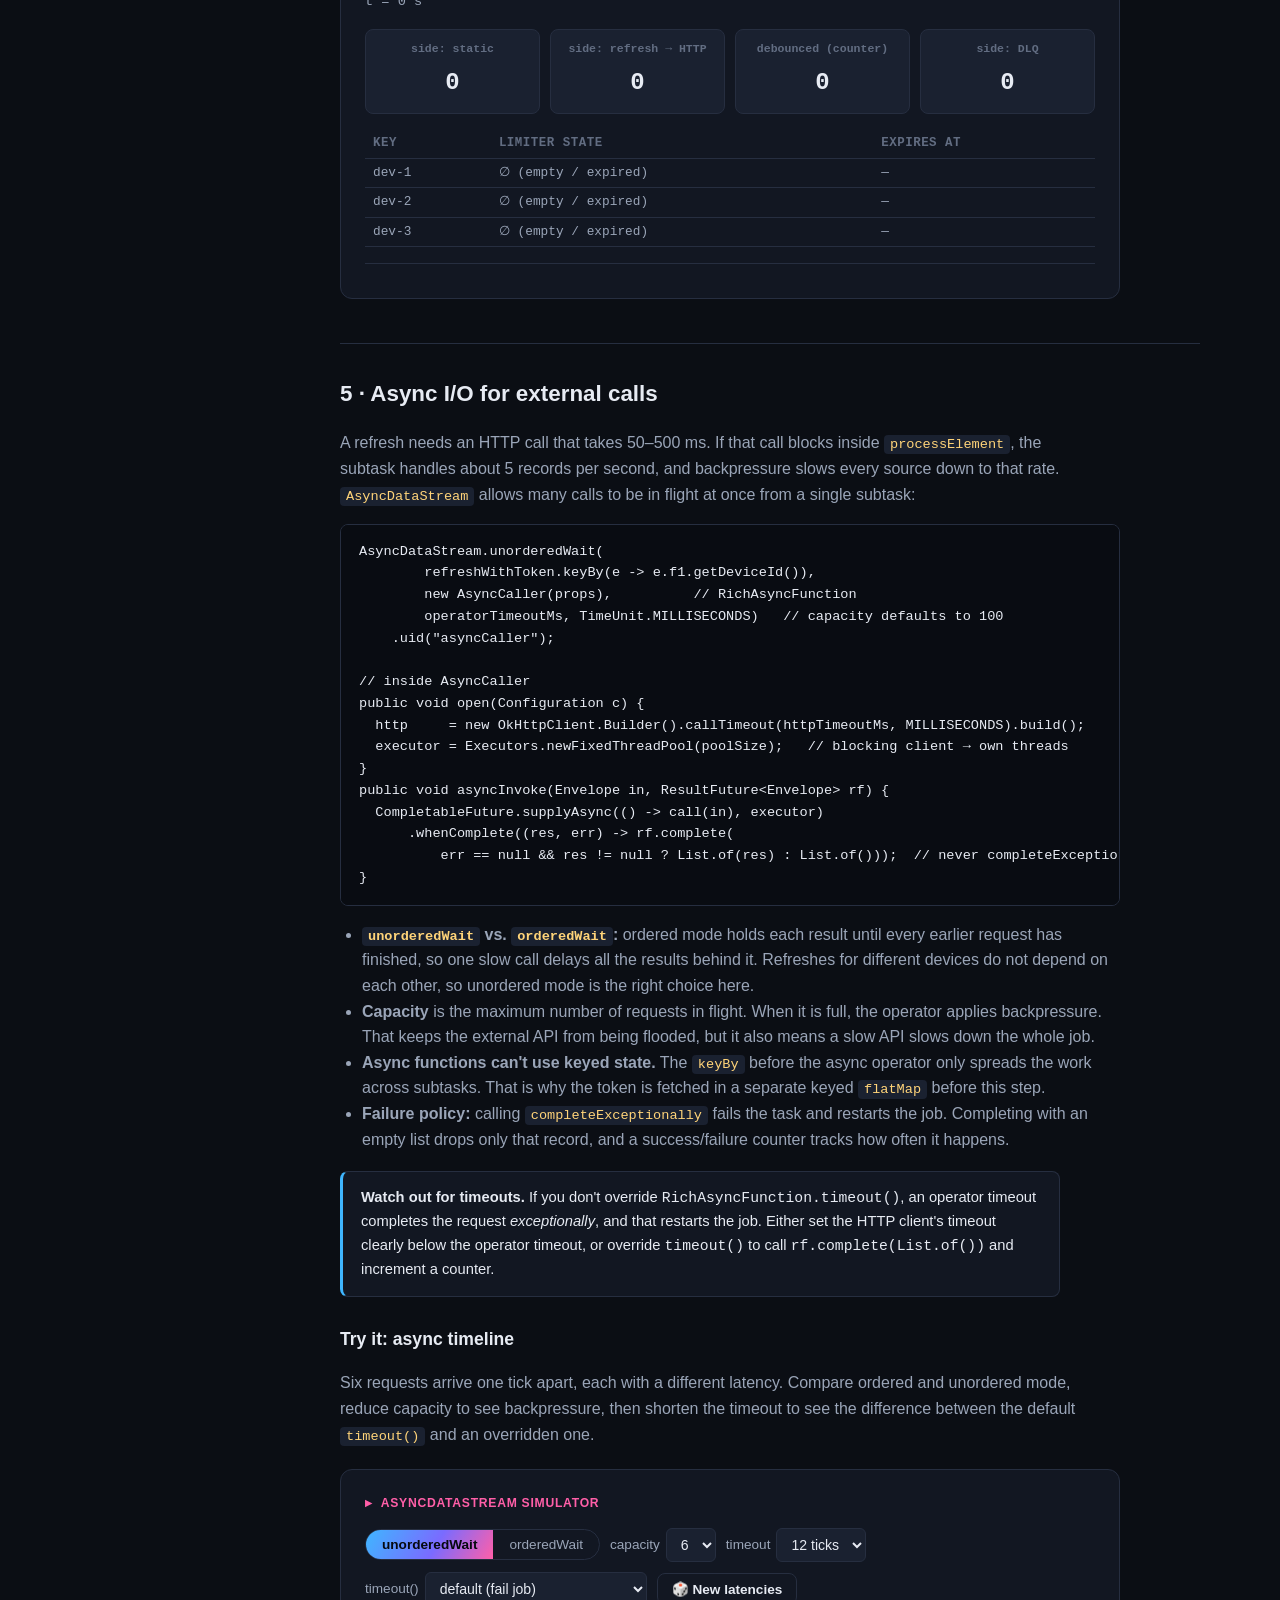
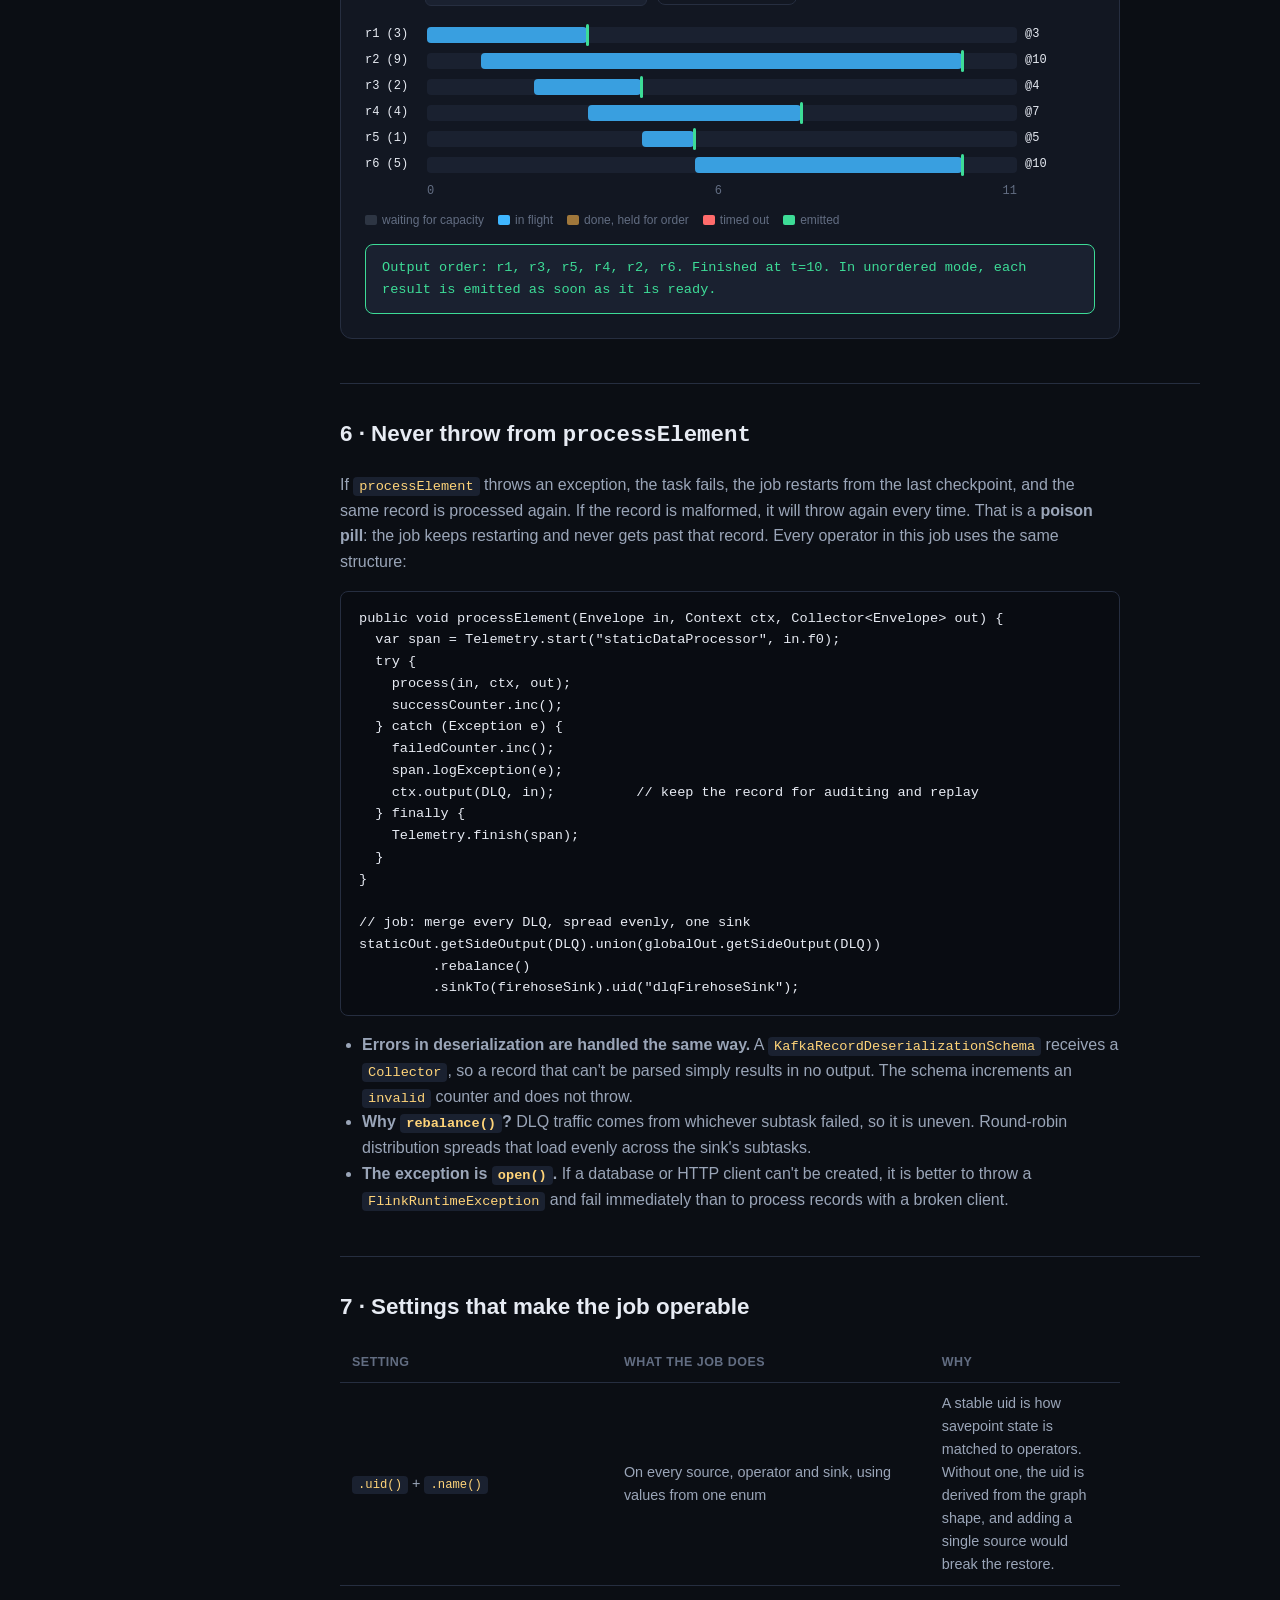
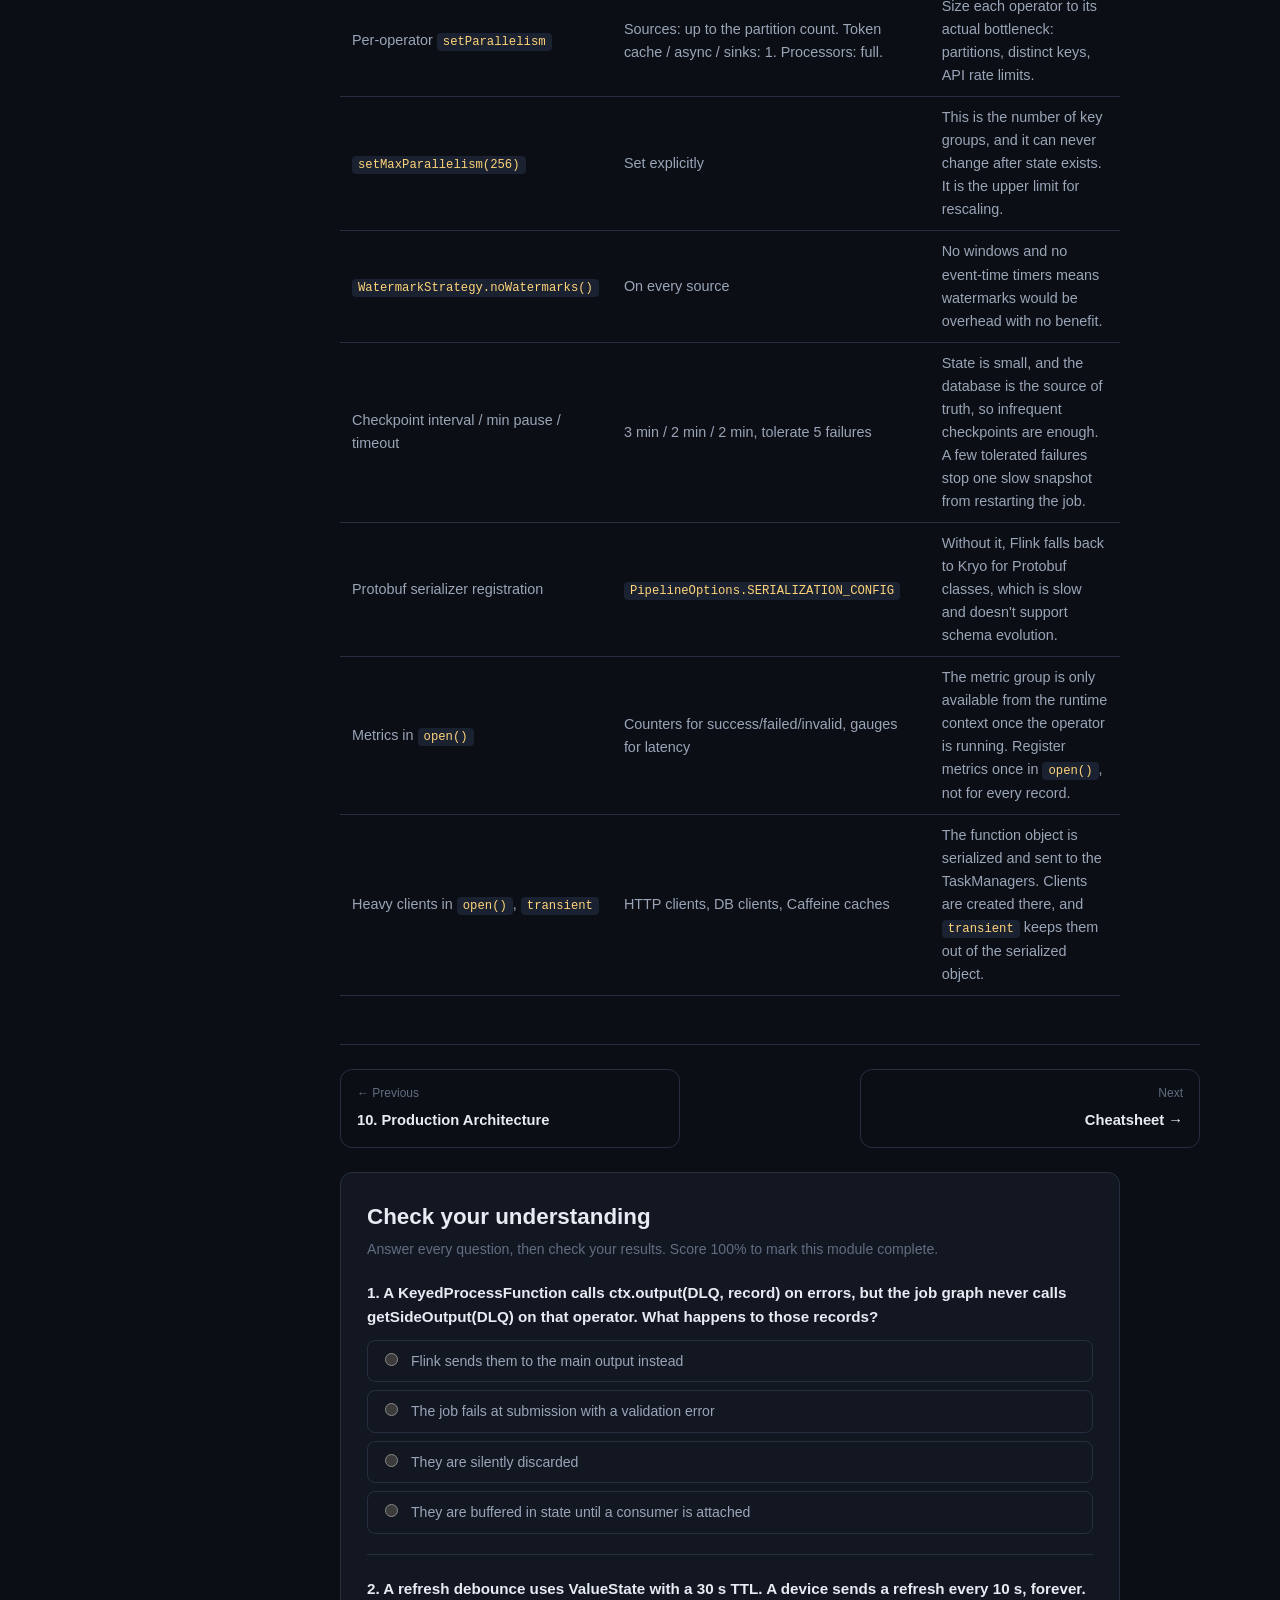
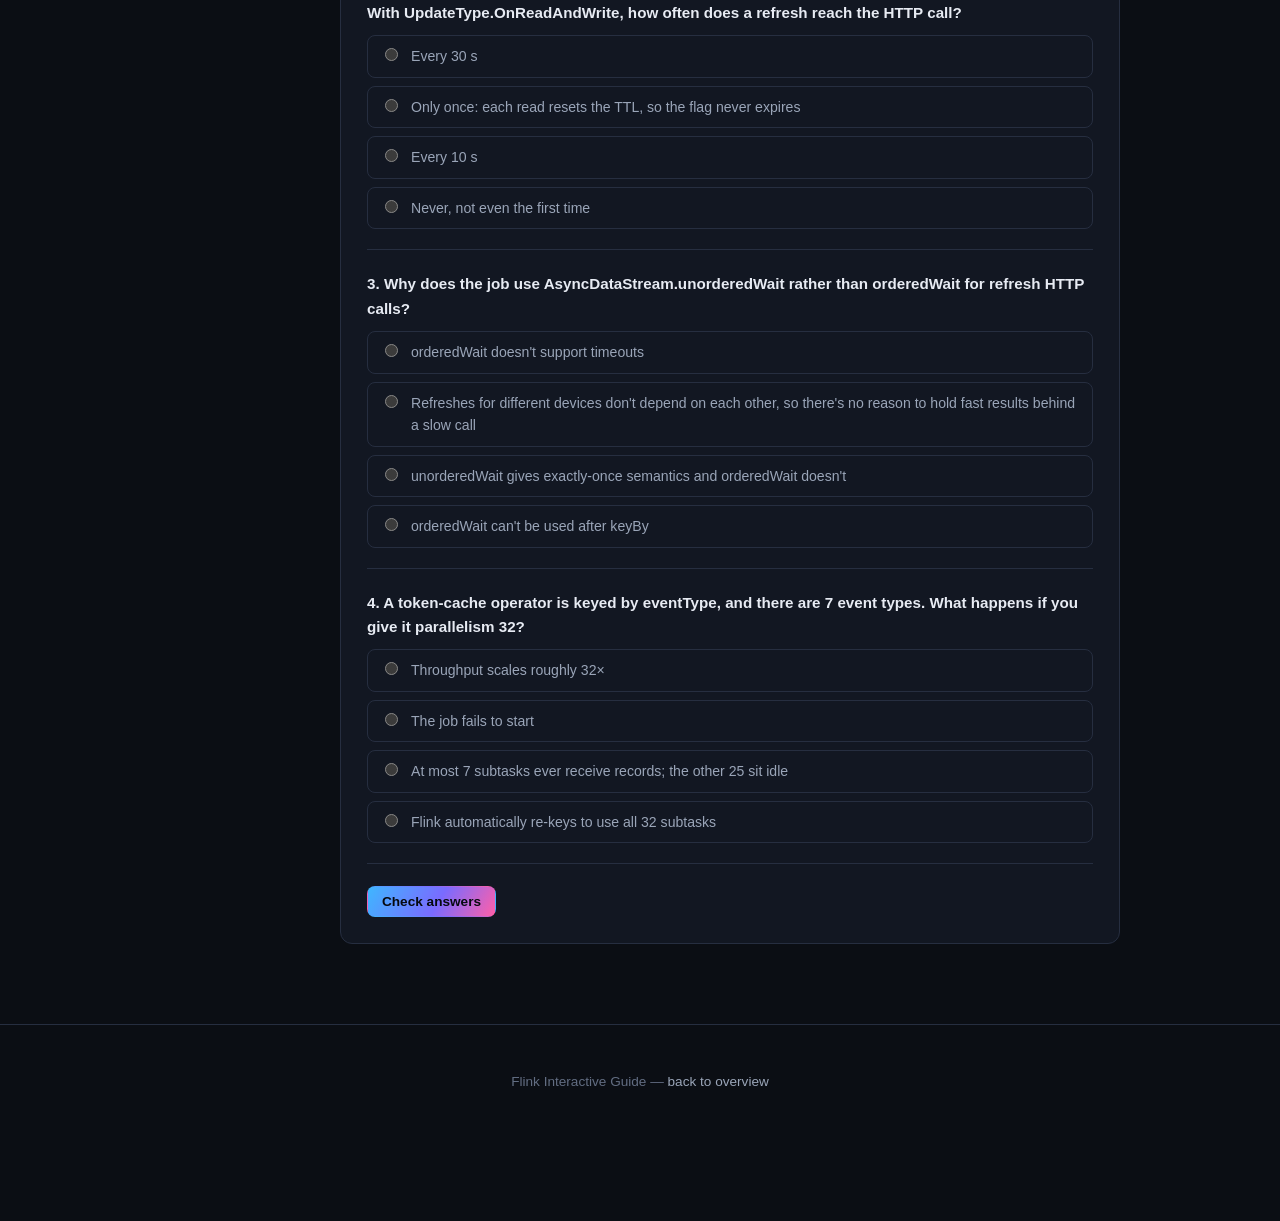
<file: modules/11-production-patterns.html>
<!doctype html>
<html lang="en">
<head>
  <meta charset="UTF-8" />
  <meta name="viewport" content="width=device-width, initial-scale=1.0" />
  <title>11 · Patterns from a Real Job — Flink Interactive Guide</title>
  <link rel="icon" href="data:image/svg+xml,<svg xmlns=%22http://www.w3.org/2000/svg%22 viewBox=%220 0 100 100%22><text y=%22.9em%22 font-size=%2290%22>🐿️</text></svg>" />
  <link rel="stylesheet" href="../assets/css/style.css" />
  <style>
    .diagram-wrap { overflow-x: auto; }
    .diagram-wrap svg { display: block; width: 100%; height: auto; min-width: 640px; }
    .diagram-node rect { fill: var(--bg-elevated-2); stroke: var(--border); stroke-width: 1.5; transition: stroke 0.15s, fill 0.15s; }
    .diagram-node text { fill: var(--text); font-family: var(--sans); }
    .diagram-node .role { fill: var(--text-faint); font-size: 9.5px; font-family: var(--mono); }
    .diagram-node { cursor: pointer; }
    .diagram-node:hover rect, .diagram-node:focus rect { stroke: var(--accent); }
    .diagram-node.selected rect { stroke: var(--accent); stroke-width: 2.5; fill: var(--bg-elevated); }
    .diagram-arrow { stroke: var(--text-faint); stroke-width: 1.5; fill: none; }
    .diagram-arrow.side { stroke-dasharray: 5 3; }
    .diagram-label { fill: var(--text-faint); font-size: 9.5px; font-family: var(--mono); }

    .lane-grid { display: grid; grid-template-columns: repeat(4, 1fr); gap: 10px; margin: 14px 0; }
    .lane { background: var(--bg-elevated-2); border: 1px solid var(--border); border-radius: var(--radius-sm); padding: 10px; text-align: center; }
    .lane h4 { margin: 0 0 6px; font-size: 0.72rem; color: var(--text-faint); font-weight: 600; font-family: var(--mono); }
    .lane .n { font-size: 1.5rem; font-weight: 800; font-family: var(--mono); color: var(--text); }
    .lane.flash { border-color: var(--accent); }
    .state-table { width: 100%; font-family: var(--mono); font-size: 0.8rem; }
    .state-table td, .state-table th { padding: 4px 8px; }
    .log-box { max-height: 150px; overflow-y: auto; font-family: var(--mono); font-size: 0.78rem; color: var(--text-dim); margin-top: 12px; border-top: 1px solid var(--border); padding-top: 10px; }
    .log-box div { margin-bottom: 3px; }
    .log-box .ok { color: var(--success); }
    .log-box .warn { color: var(--warn); }
    .log-box .fail { color: var(--danger); }
    .log-box .info { color: var(--accent); }

    .tl-wrap { overflow-x: auto; }
    .tl { min-width: 520px; font-family: var(--mono); font-size: 0.75rem; }
    .tl-row { display: grid; grid-template-columns: 54px 1fr 70px; align-items: center; gap: 8px; height: 26px; }
    .tl-track { position: relative; height: 16px; background: var(--bg-elevated-2); border-radius: 4px; }
    .tl-bar { position: absolute; top: 0; height: 16px; border-radius: 4px; background: var(--accent); opacity: 0.85; }
    .tl-bar.wait { background: var(--text-faint); opacity: 0.35; }
    .tl-bar.hold { background: var(--warn); opacity: 0.6; }
    .tl-bar.timeout { background: var(--danger); }
    .tl-bar.lost { background: var(--danger); opacity: 0.25; }
    .tl-emit { position: absolute; top: -3px; width: 3px; height: 22px; background: var(--success); border-radius: 2px; }
    .tl-axis { display: grid; grid-template-columns: 54px 1fr 70px; gap: 8px; color: var(--text-faint); margin-top: 4px; }
    .tl-axis .ticks { display: flex; justify-content: space-between; }
    .tl-legend { display: flex; flex-wrap: wrap; gap: 14px; font-size: 0.75rem; color: var(--text-faint); margin-top: 10px; }
    .tl-legend span::before { content: ""; display: inline-block; width: 12px; height: 10px; border-radius: 2px; margin-right: 5px; vertical-align: -1px; background: var(--c); opacity: var(--o, 1); }

    @media (max-width: 640px) { .lane-grid { grid-template-columns: repeat(2, 1fr); } }
  </style>
</head>
<body>
  <header class="site-header">
    <div class="container">
      <a class="brand" href="../index.html">
        <span class="brand-mark">🐿️</span>
        Flink Interactive Guide
      </a>
      <nav class="nav-links">
        <a href="../index.html">Home</a>
        <a href="01-introduction.html">Modules</a>
        <a href="../cheatsheet.html">Cheatsheet</a>
        <a href="../CONTRIBUTING.md">Contributing</a>
        <a href="https://github.com/trishala23/flink-interactive-guide" target="_blank" rel="noopener">GitHub ↗</a>
        <span class="progress-pill" data-progress-pill></span>
      </nav>
      <button class="nav-toggle" aria-label="Toggle menu">☰</button>
    </div>
  </header>

  <div class="container module-layout">
    <aside class="module-sidebar">
      <h4>Modules</h4>
      <ol>
        <li><a data-module-id="introduction" href="01-introduction.html"><span class="dot"></span>01. Introduction</a></li>
        <li><a data-module-id="architecture" href="02-architecture.html"><span class="dot"></span>02. Architecture</a></li>
        <li><a data-module-id="datastream-api" href="03-datastream-api.html"><span class="dot"></span>03. DataStream API</a></li>
        <li><a data-module-id="windows-time" href="04-windows-time.html"><span class="dot"></span>04. Time &amp; Windows</a></li>
        <li><a data-module-id="state-fault-tolerance" href="05-state-fault-tolerance.html"><span class="dot"></span>05. State &amp; Fault Tolerance</a></li>
        <li><a data-module-id="table-sql" href="06-table-sql.html"><span class="dot"></span>06. Table API &amp; SQL</a></li>
        <li><a data-module-id="deployment" href="07-deployment.html"><span class="dot"></span>07. Deployment</a></li>
        <li><a data-module-id="lab" href="08-lab.html"><span class="dot"></span>08. The Lab</a></li>
        <li><a data-module-id="connectors" href="09-connectors.html"><span class="dot"></span>09. Connectors Lab</a></li>
        <li><a data-module-id="production" href="10-production-architecture.html"><span class="dot"></span>10. Production Architecture</a></li>
        <li><a data-module-id="patterns" href="11-production-patterns.html"><span class="dot"></span>11. Patterns from a Real Job</a></li>
      </ol>
    </aside>

    <main class="module-main">
      <div class="module-kicker">Module 11 · Deep dive</div>
      <h1>Patterns from a Real Job</h1>
      <p class="intro">
        Module 10 showed the infrastructure around a production job. This
        module looks inside one: a long-running enrichment job that merges
        about ten Kafka and Kinesis sources, keeps per-device records up to
        date, and calls external HTTP APIs when data needs refreshing. It
        has no windows and no watermarks, but it uses almost every other
        part of the DataStream API. Each section below covers one Flink
        concept the job depends on, and the reason it was chosen.
      </p>

      <div class="callout">
        <strong>How to read this module.</strong> Names, topics and
        payloads are generic. The job itself is real, and the code
        snippets are simplified versions of how it is built. Each
        section ends with the mistake that concept protects against,
        because most of these patterns were introduced after that
        mistake had already happened in production.
      </div>

      <h2>The job graph</h2>
      <p><strong>Click any operator</strong> to see which Flink concept it relies on.</p>

      <div class="widget">
        <div class="widget-label">Job graph (simplified)</div>
        <div class="diagram-wrap">
          <svg viewBox="0 0 730 390" role="img" aria-label="Job graph: sources feed a router, which splits into global, static and refresh paths; results go to priority sinks and a dead-letter queue">
            <defs>
              <marker id="arrow11" viewBox="0 0 10 10" refX="9" refY="5" markerWidth="7" markerHeight="7" orient="auto-start-reverse">
                <path d="M0,0 L10,5 L0,10 z" fill="var(--text-faint)" />
              </marker>
            </defs>

            <path class="diagram-arrow" marker-end="url(#arrow11)" d="M150,70 L200,108" />
            <path class="diagram-arrow" marker-end="url(#arrow11)" d="M150,195 L200,130" />
            <path class="diagram-arrow" marker-end="url(#arrow11)" d="M150,52 L408,48" />
            <text class="diagram-label" x="200" y="42">some topics skip the router</text>

            <path class="diagram-arrow" marker-end="url(#arrow11)" d="M350,108 L408,70" />
            <text class="diagram-label" x="356" y="84">main</text>
            <path class="diagram-arrow side" marker-end="url(#arrow11)" d="M350,130 L408,214" />
            <text class="diagram-label" x="368" y="160">side: static</text>
            <path class="diagram-arrow side" marker-end="url(#arrow11)" d="M275,146 L275,213" />
            <text class="diagram-label" x="282" y="185">side: refresh</text>

            <path class="diagram-arrow" marker-end="url(#arrow11)" d="M275,261 L275,298" />
            <path class="diagram-arrow" marker-end="url(#arrow11)" d="M350,318 L408,242" />
            <text class="diagram-label" x="356" y="300">results</text>

            <path class="diagram-arrow side" marker-end="url(#arrow11)" d="M570,218 L608,186" />
            <path class="diagram-arrow side" marker-end="url(#arrow11)" d="M570,226 L608,226" />
            <path class="diagram-arrow side" marker-end="url(#arrow11)" d="M570,234 L608,266" />

            <path class="diagram-arrow side" marker-end="url(#arrow11)" d="M520,252 L600,318" />
            <path class="diagram-arrow side" marker-end="url(#arrow11)" d="M570,44 L718,44 L718,342 L712,342" />
            <text class="diagram-label" x="600" y="38">side: DLQ</text>

            <g class="diagram-node" data-node="sources" tabindex="0" role="button">
              <rect x="10" y="38" width="140" height="50" rx="8" />
              <text x="80" y="59" text-anchor="middle" font-weight="700" font-size="12">Kafka × 8</text>
              <text class="role" x="80" y="75" text-anchor="middle">KafkaSource</text>
            </g>
            <g class="diagram-node" data-node="sources" tabindex="0" role="button">
              <rect x="10" y="170" width="140" height="50" rx="8" />
              <text x="80" y="191" text-anchor="middle" font-weight="700" font-size="12">Kinesis × 2</text>
              <text class="role" x="80" y="207" text-anchor="middle">KinesisStreamsSource</text>
            </g>

            <g class="diagram-node" data-node="router" tabindex="0" role="button">
              <rect x="200" y="90" width="150" height="56" rx="8" />
              <text x="275" y="112" text-anchor="middle" font-weight="700" font-size="12">Router</text>
              <text class="role" x="275" y="128" text-anchor="middle">union → keyBy(fallback)</text>
              <text class="role" x="275" y="140" text-anchor="middle">+ TTL debounce</text>
            </g>
            <g class="diagram-node" data-node="token" tabindex="0" role="button">
              <rect x="200" y="215" width="150" height="46" rx="8" />
              <text x="275" y="235" text-anchor="middle" font-weight="700" font-size="12">Token cache</text>
              <text class="role" x="275" y="251" text-anchor="middle">keyBy(type) · TTL</text>
            </g>
            <g class="diagram-node" data-node="async" tabindex="0" role="button">
              <rect x="200" y="300" width="150" height="46" rx="8" />
              <text x="275" y="320" text-anchor="middle" font-weight="700" font-size="12">Async HTTP</text>
              <text class="role" x="275" y="336" text-anchor="middle">unorderedWait</text>
            </g>

            <g class="diagram-node" data-node="global" tabindex="0" role="button">
              <rect x="410" y="22" width="160" height="52" rx="8" />
              <text x="490" y="44" text-anchor="middle" font-weight="700" font-size="12">Global processor</text>
              <text class="role" x="490" y="61" text-anchor="middle">keyBy(jobId)</text>
            </g>
            <g class="diagram-node" data-node="static" tabindex="0" role="button">
              <rect x="410" y="200" width="160" height="52" rx="8" />
              <text x="490" y="222" text-anchor="middle" font-weight="700" font-size="12">Static processor</text>
              <text class="role" x="490" y="239" text-anchor="middle">keyBy(deviceId)</text>
            </g>

            <g class="diagram-node" data-node="sinks" tabindex="0" role="button">
              <rect x="610" y="170" width="95" height="30" rx="6" />
              <text x="657" y="189" text-anchor="middle" font-weight="700" font-size="11">P0 sink</text>
            </g>
            <g class="diagram-node" data-node="sinks" tabindex="0" role="button">
              <rect x="610" y="210" width="95" height="30" rx="6" />
              <text x="657" y="229" text-anchor="middle" font-weight="700" font-size="11">P1 sink</text>
            </g>
            <g class="diagram-node" data-node="sinks" tabindex="0" role="button">
              <rect x="610" y="250" width="95" height="30" rx="6" />
              <text x="657" y="269" text-anchor="middle" font-weight="700" font-size="11">P2 sink</text>
            </g>
            <g class="diagram-node" data-node="dlq" tabindex="0" role="button">
              <rect x="600" y="318" width="110" height="48" rx="8" />
              <text x="655" y="338" text-anchor="middle" font-weight="700" font-size="11.5">DLQ</text>
              <text class="role" x="655" y="354" text-anchor="middle">union → rebalance</text>
            </g>
          </svg>
        </div>
        <div class="result-box" id="graph-info" aria-live="polite"></div>
      </div>

      <!-- ============================================================ -->
      <h2 id="c-union">1 · <code>union()</code>: many sources, one operator</h2>
      <p>
        Every source deserializes into the same envelope type: a trace
        context plus a Protobuf message with an <code>eventType</code>
        field. Because the types match, the job can <code>union()</code>
        eight streams into one and send them to a single keyed operator.
        That operator then holds one consistent view of each device.
        Without the union, the same device's state would be split across
        eight operators.
      </p>
      <pre><code>var combined = statusStream;
if (profileStream != null)  combined = combined.union(profileStream);   // feature-flagged
if (contextStream != null)  combined = combined.union(contextStream);   // feature-flagged
if (refreshResults != null) combined = combined.union(refreshResults);  // loops back from async I/O

combined.keyBy(e -&gt; e.f1.getDeviceId())
        .process(new StaticDataProcessor(...))
        .uid("staticDataProcessor");</code></pre>
      <ul>
        <li>
          <strong><code>union</code> vs. <code>connect</code>:</strong>
          <code>union</code> needs identical types and gives you one
          stream. <code>connect</code> keeps two different types apart and
          gives you a <code>CoProcessFunction</code> with
          <code>processElement1/2</code>. Having one shared envelope type is
          what makes the simpler <code>union</code> possible.
        </li>
        <li>
          <strong>Feature flags change the graph.</strong> When a source is
          disabled, its stream is <code>null</code> and it is never added to
          the graph at all. That is a change to the topology, not just a
          config change. Restoring from a savepoint still works because
          every operator has a stable <code>uid()</code>. If you remove
          a stateful operator, you need <code>--allowNonRestoredState</code>.
        </li>
      </ul>
      <div class="callout">
        <strong>Mistake it prevents:</strong> two operators each keeping
        half of a device's record and overwriting each other's writes in
        the database.
      </div>

      <!-- ============================================================ -->
      <h2 id="c-keyby">2 · <code>keyBy</code> decides where state lives</h2>
      <p>
        The job keys the same data three different ways, and each key
        has a different purpose:
      </p>
      <table>
        <thead><tr><th>Operator</th><th>Key</th><th>Why</th></tr></thead>
        <tbody>
          <tr><td>Static processor</td><td><code>deviceId</code></td><td>All updates for one device go to one subtask, in order. Per-device state is consistent.</td></tr>
          <tr><td>Global processor</td><td><code>jobId</code></td><td>Records that apply to many devices are grouped by the job they belong to.</td></tr>
          <tr><td>Router</td><td>partition → device → job → request ID (first one present)</td><td>Mixed input: use whichever identifier the event actually has.</td></tr>
          <tr><td>Token cache</td><td><code>eventType</code></td><td>Only about 7 distinct keys, so one cached token per downstream API.</td></tr>
        </tbody>
      </table>
      <p>
        The token cache shows an important rule: <strong>the number of
        distinct keys limits your useful parallelism.</strong> With 7
        keys, at most 7 subtasks will ever do any work. The job sets
        this operator's parallelism to 1 for that reason.
      </p>
      <p>
        The router's fallback key is valid, but it is deterministic
        only per event shape. An event keyed by Kafka partition
        <code>"3"</code> and another keyed by device <code>"3"</code>
        would land in the same key group and share state. Keep the key
        spaces separate, for example by prefixing <code>"p:3"</code> and
        <code>"d:3"</code>, when one operator can receive several kinds
        of key.
      </p>
      <div class="callout">
        <strong>Mistake it prevents:</strong> keying on something
        non-deterministic, such as a random value or a timestamp. Flink
        must compute the same key for a record every time; otherwise
        state ends up on the wrong subtask after a restore.
      </div>

      <!-- ============================================================ -->
      <h2 id="c-side">3 · Side outputs as a router</h2>
      <p>
        One <code>KeyedProcessFunction</code> looks at the
        <code>eventSubtype</code> and sends each event to one of several
        outputs. The event can go to the main output, the
        <em>static</em> side output, the <em>refresh</em> side output,
        or, if it throws, the <em>DLQ</em> side output. Downstream, the
        static processor sends results onward through one of three
        priority side outputs (P0/P1/P2), and each of those has its own
        Kinesis sink.
      </p>
      <pre><code>public static final OutputTag&lt;Envelope&gt; STATIC  = new OutputTag&lt;&gt;("staticDataStream")  {};
public static final OutputTag&lt;Envelope&gt; REFRESH = new OutputTag&lt;&gt;("refreshDataStream") {};
public static final OutputTag&lt;Envelope&gt; DLQ     = new OutputTag&lt;&gt;("dlqStream")         {};

switch (event.getEventSubtype()) {
  case MAPPING_UPDATE        -&gt; out.collect(event);              // main output
  case STATIC_DATA_UPDATE    -&gt; ctx.output(STATIC, event);
  case PROFILE_REFRESH       -&gt; { if (debounce.allow()) ctx.output(REFRESH, event); }
}

// in the job:
var routed  = combined.keyBy(...).process(new Router());
var refresh = routed.getSideOutput(REFRESH);
var statics = routed.getSideOutput(STATIC);</code></pre>
      <ul>
        <li>
          <strong>Why <code>{}</code> after <code>new OutputTag</code>?</strong>
          The empty braces create an anonymous subclass. Java erases
          generic types at runtime, and the subclass is how Flink still
          finds the element type <code>Envelope</code>. If you leave
          them out, you get an <code>InvalidTypesException</code>.
        </li>
        <li>
          <strong>Why not <code>filter()</code> three times?</strong> Each
          <code>filter</code> evaluates every record again and needs its
          own state access. A side-output router reads state once and
          makes one routing decision for each event.
        </li>
        <li>
          <strong>Priority lanes:</strong> separate sinks for P0/P1/P2
          mean a backlog of low-priority traffic does not delay
          high-priority records on the same Kinesis stream. Each lane
          has its own buffer and its own in-flight request limit.
        </li>
      </ul>
      <div class="callout">
        <strong>Watch out:</strong> a side output that nothing reads with
        <code>getSideOutput()</code> is discarded without any warning.
        If an operator writes failures to <code>DLQ</code> but the job
        graph never calls <code>getSideOutput(DLQ)</code> on that
        operator, those records are lost. Check that every
        <code>ctx.output(tag, …)</code> has a matching
        <code>getSideOutput(tag)</code>.
      </div>

      <!-- ============================================================ -->
      <h2 id="c-ttl">4 · State TTL as a debounce</h2>
      <p>
        Refresh requests can arrive in bursts, for example 40 requests for
        the same device in a few seconds. Each one would trigger an HTTP
        call to an external API. The router stops this with a
        <code>ValueState&lt;Boolean&gt;</code> flag per (device, API) that
        has a <strong>TTL</strong>. If the flag is empty, the refresh goes
        through and the flag is set. If the flag is set, the refresh is
        dropped and a counter goes up. When the TTL expires, the flag
        disappears and the next refresh is allowed again. The
        same mechanism caches OAuth tokens: the TTL is set to the
        token's lifetime, so an expired token is never returned.
      </p>
      <pre><code>var ttl = StateTtlConfig.newBuilder(Duration.ofSeconds(debounceSeconds))
    .setUpdateType(StateTtlConfig.UpdateType.OnCreateAndWrite)
    .setStateVisibility(StateTtlConfig.StateVisibility.NeverReturnExpired)
    .build();
var desc = new ValueStateDescriptor&lt;&gt;("profileRefreshLimiter", Types.BOOLEAN);
desc.enableTimeToLive(ttl);

boolean allow() throws IOException {
  if (!Boolean.TRUE.equals(limiter.value())) { limiter.update(true); return true; }
  return false;
}</code></pre>
      <ul>
        <li><strong>No timers needed.</strong> You could build this with
          <code>registerProcessingTimeTimer</code> + <code>onTimer</code> +
          <code>clear()</code>. TTL does the same thing in a few lines and
          also cleans up state for devices that never send another
          event.</li>
        <li><strong><code>OnCreateAndWrite</code> vs. <code>OnReadAndWrite</code></strong>
          is the setting that matters most here. If reads also reset the TTL, every dropped request
          (a read) extends the window. A device that sends a request
          more often than the TTL would then never be refreshed again.
          Try it in the simulator below.</li>
        <li><strong>TTL uses processing time</strong> (wall-clock time),
          not event time. That is what you want for rate limiting.</li>
      </ul>

      <h3>Try it: debounce router</h3>
      <p>
        Send events for a device and move the clock forward. Profile
        updates go to the <em>static</em> lane, refresh requests are
        debounced, and malformed events go to the DLQ. Then change the
        update type to <code>OnReadAndWrite</code> and send a refresh
        every 10&nbsp;s. The refresh will never get through.
      </p>

      <div class="widget">
        <div class="widget-label">KeyedProcessFunction + ValueState TTL</div>
        <div class="controls">
          <label>Device
            <select id="db-key">
              <option>dev-1</option><option>dev-2</option><option>dev-3</option>
            </select>
          </label>
          <label>TTL
            <select id="db-ttl">
              <option value="20">20 s</option>
              <option value="30" selected>30 s</option>
              <option value="60">60 s</option>
            </select>
          </label>
          <div class="pill-toggle" id="db-mode" role="group" aria-label="TTL update type">
            <button class="active" data-mode="write">OnCreateAndWrite</button>
            <button data-mode="read">OnReadAndWrite</button>
          </div>
        </div>
        <div class="controls">
          <button class="btn btn-secondary btn-sm" data-send="update">+ Profile update</button>
          <button class="btn btn-primary btn-sm" data-send="refresh">+ Refresh request</button>
          <button class="btn btn-secondary btn-sm" data-send="bad">+ Malformed event</button>
          <button class="btn btn-secondary btn-sm" id="db-tick">⏱ Clock +10 s</button>
          <button class="btn btn-secondary btn-sm" id="db-reset">↺ Reset</button>
          <span style="font-family: var(--mono); font-size: 0.85rem; color: var(--text-dim);">t = <span id="db-clock">0</span> s</span>
        </div>
        <div class="lane-grid">
          <div class="lane" data-lane="static"><h4>side: static</h4><div class="n">0</div></div>
          <div class="lane" data-lane="refresh"><h4>side: refresh → HTTP</h4><div class="n">0</div></div>
          <div class="lane" data-lane="dropped"><h4>debounced (counter)</h4><div class="n">0</div></div>
          <div class="lane" data-lane="dlq"><h4>side: DLQ</h4><div class="n">0</div></div>
        </div>
        <table class="state-table">
          <thead><tr><th>key</th><th>limiter state</th><th>expires at</th></tr></thead>
          <tbody id="db-state"></tbody>
        </table>
        <div class="log-box" id="db-log"></div>
      </div>

      <!-- ============================================================ -->
      <h2 id="c-async">5 · Async I/O for external calls</h2>
      <p>
        A refresh needs an HTTP call that takes 50–500&nbsp;ms. If that
        call blocks inside <code>processElement</code>, the subtask
        handles about 5 records per second, and backpressure slows every
        source down to that rate. <code>AsyncDataStream</code> allows many
        calls to be in flight at once from a single subtask:
      </p>
      <pre><code>AsyncDataStream.unorderedWait(
        refreshWithToken.keyBy(e -&gt; e.f1.getDeviceId()),
        new AsyncCaller(props),          // RichAsyncFunction
        operatorTimeoutMs, TimeUnit.MILLISECONDS)   // capacity defaults to 100
    .uid("asyncCaller");

// inside AsyncCaller
public void open(Configuration c) {
  http     = new OkHttpClient.Builder().callTimeout(httpTimeoutMs, MILLISECONDS).build();
  executor = Executors.newFixedThreadPool(poolSize);   // blocking client → own threads
}
public void asyncInvoke(Envelope in, ResultFuture&lt;Envelope&gt; rf) {
  CompletableFuture.supplyAsync(() -&gt; call(in), executor)
      .whenComplete((res, err) -&gt; rf.complete(
          err == null &amp;&amp; res != null ? List.of(res) : List.of()));  // never completeExceptionally
}</code></pre>
      <ul>
        <li><strong><code>unorderedWait</code> vs. <code>orderedWait</code>:</strong>
          ordered mode holds each result until every earlier request has
          finished, so one slow call delays all the results behind it.
          Refreshes for different devices do not depend on each other,
          so unordered mode is the right choice here.</li>
        <li><strong>Capacity</strong> is the maximum number of requests in
          flight. When it is full, the operator applies backpressure.
          That keeps the external API from being flooded, but it also
          means a slow API slows down the whole job.</li>
        <li><strong>Async functions can't use keyed state.</strong> The
          <code>keyBy</code> before the async operator only spreads the
          work across subtasks. That is why the token is fetched in a
          separate keyed <code>flatMap</code> before this step.</li>
        <li><strong>Failure policy:</strong> calling
          <code>completeExceptionally</code> fails the task and restarts
          the job. Completing with an empty list drops only that record,
          and a success/failure counter tracks how often it happens.</li>
      </ul>
      <div class="callout">
        <strong>Watch out for timeouts.</strong> If you don't override
        <code>RichAsyncFunction.timeout()</code>, an operator timeout
        completes the request <em>exceptionally</em>, and that restarts
        the job. Either set the HTTP client's timeout clearly below the
        operator timeout, or override <code>timeout()</code> to call
        <code>rf.complete(List.of())</code> and increment a counter.
      </div>

      <h3>Try it: async timeline</h3>
      <p>
        Six requests arrive one tick apart, each with a different
        latency. Compare ordered and unordered mode, reduce capacity to
        see backpressure, then shorten the timeout to see the difference
        between the default <code>timeout()</code> and an overridden one.
      </p>
      <div class="widget">
        <div class="widget-label">AsyncDataStream simulator</div>
        <div class="controls">
          <div class="pill-toggle" id="as-order" role="group" aria-label="Result order">
            <button class="active" data-v="unordered">unorderedWait</button>
            <button data-v="ordered">orderedWait</button>
          </div>
          <label>capacity
            <select id="as-cap"><option value="6" selected>6</option><option value="3">3</option><option value="2">2</option></select>
          </label>
          <label>timeout
            <select id="as-timeout"><option value="12" selected>12 ticks</option><option value="8">8 ticks</option><option value="6">6 ticks</option></select>
          </label>
          <label>timeout()
            <select id="as-tmode"><option value="fail">default (fail job)</option><option value="empty">overridden (complete empty)</option></select>
          </label>
          <button class="btn btn-secondary btn-sm" id="as-shuffle">🎲 New latencies</button>
        </div>
        <div class="tl-wrap"><div class="tl" id="as-tl"></div></div>
        <div class="tl-legend">
          <span style="--c: var(--text-faint); --o: 0.35">waiting for capacity</span>
          <span style="--c: var(--accent)">in flight</span>
          <span style="--c: var(--warn); --o: 0.6">done, held for order</span>
          <span style="--c: var(--danger)">timed out</span>
          <span style="--c: var(--success)">emitted</span>
        </div>
        <div class="result-box" id="as-result" aria-live="polite"></div>
      </div>

      <!-- ============================================================ -->
      <h2 id="c-dlq">6 · Never throw from <code>processElement</code></h2>
      <p>
        If <code>processElement</code> throws an exception, the task
        fails, the job restarts from the last checkpoint, and the same
        record is processed again. If the record is malformed, it will
        throw again every time. That is a <strong>poison
        pill</strong>: the job keeps restarting and never gets past that
        record. Every operator in this job uses the same structure:
      </p>
      <pre><code>public void processElement(Envelope in, Context ctx, Collector&lt;Envelope&gt; out) {
  var span = Telemetry.start("staticDataProcessor", in.f0);
  try {
    process(in, ctx, out);
    successCounter.inc();
  } catch (Exception e) {
    failedCounter.inc();
    span.logException(e);
    ctx.output(DLQ, in);          // keep the record for auditing and replay
  } finally {
    Telemetry.finish(span);
  }
}

// job: merge every DLQ, spread evenly, one sink
staticOut.getSideOutput(DLQ).union(globalOut.getSideOutput(DLQ))
         .rebalance()
         .sinkTo(firehoseSink).uid("dlqFirehoseSink");</code></pre>
      <ul>
        <li><strong>Errors in deserialization are handled the same way.</strong> A
          <code>KafkaRecordDeserializationSchema</code> receives a
          <code>Collector</code>, so a record that can't be parsed simply
          results in no output. The schema increments an
          <code>invalid</code> counter and does not throw.</li>
        <li><strong>Why <code>rebalance()</code>?</strong> DLQ traffic comes
          from whichever subtask failed, so it is uneven. Round-robin
          distribution spreads that load evenly across the sink's
          subtasks.</li>
        <li><strong>The exception is <code>open()</code>.</strong> If a
          database or HTTP client can't be created, it is better to throw a
          <code>FlinkRuntimeException</code> and fail immediately than to
          process records with a broken client.</li>
      </ul>

      <!-- ============================================================ -->
      <h2 id="c-ops">7 · Settings that make the job operable</h2>
      <table>
        <thead><tr><th>Setting</th><th>What the job does</th><th>Why</th></tr></thead>
        <tbody>
          <tr><td><code>.uid()</code> + <code>.name()</code></td><td>On every source, operator and sink, using values from one enum</td><td>A stable uid is how savepoint state is matched to operators. Without one, the uid is derived from the graph shape, and adding a single source would break the restore.</td></tr>
          <tr><td>Per-operator <code>setParallelism</code></td><td>Sources: up to the partition count. Token cache / async / sinks: 1. Processors: full.</td><td>Size each operator to its actual bottleneck: partitions, distinct keys, API rate limits.</td></tr>
          <tr><td><code>setMaxParallelism(256)</code></td><td>Set explicitly</td><td>This is the number of key groups, and it can never change after state exists. It is the upper limit for rescaling.</td></tr>
          <tr><td><code>WatermarkStrategy.noWatermarks()</code></td><td>On every source</td><td>No windows and no event-time timers means watermarks would be overhead with no benefit.</td></tr>
          <tr><td>Checkpoint interval / min pause / timeout</td><td>3 min / 2 min / 2 min, tolerate 5 failures</td><td>State is small, and the database is the source of truth, so infrequent checkpoints are enough. A few tolerated failures stop one slow snapshot from restarting the job.</td></tr>
          <tr><td>Protobuf serializer registration</td><td><code>PipelineOptions.SERIALIZATION_CONFIG</code></td><td>Without it, Flink falls back to Kryo for Protobuf classes, which is slow and doesn't support schema evolution.</td></tr>
          <tr><td>Metrics in <code>open()</code></td><td>Counters for success/failed/invalid, gauges for latency</td><td>The metric group is only available from the runtime context once the operator is running. Register metrics once in <code>open()</code>, not for every record.</td></tr>
          <tr><td>Heavy clients in <code>open()</code>, <code>transient</code></td><td>HTTP clients, DB clients, Caffeine caches</td><td>The function object is serialized and sent to the TaskManagers. Clients are created there, and <code>transient</code> keeps them out of the serialized object.</td></tr>
        </tbody>
      </table>

      <nav class="module-pager">
        <a class="pager-link prev" href="10-production-architecture.html">
          <span class="dir">← Previous</span>
          <span class="title">10. Production Architecture</span>
        </a>
        <a class="pager-link next" href="../cheatsheet.html">
          <span class="dir">Next</span>
          <span class="title">Cheatsheet →</span>
        </a>
      </nav>

      <div id="quiz-root" data-module-id="patterns"></div>
    </main>
  </div>

  <footer class="site-footer">
    <div class="container">
      <p>Flink Interactive Guide — <a href="../index.html">back to overview</a></p>
    </div>
  </footer>

  <script src="../assets/js/app.js"></script>
  <script>
    /* ---------- Job graph ---------- */
    (function () {
      const info = {
        sources: ["Sources", "Each source is a KafkaSource or KinesisStreamsSource with WatermarkStrategy.noWatermarks(), its own uid, and parallelism capped at the partition count. Each deserializer outputs the same envelope type, which is what makes union() possible.", "#c-union"],
        router: ["Router: KeyedProcessFunction", "Unions the job, refresh and admin streams, keys by whichever ID the event has, and splits by subtype into main / static / refresh side outputs. Refreshes go through a per-key ValueState TTL debounce.", "#c-side"],
        token: ["Token cache: keyed flatMap", "Keyed by eventType (about 7 keys, parallelism 1). A ValueState<String> with TTL equal to the token lifetime caches the OAuth token. NeverReturnExpired guarantees an expired token is never used.", "#c-ttl"],
        async: ["Async I/O", "AsyncDataStream.unorderedWait runs blocking HTTP calls on a dedicated thread pool. Results join both processors again through union(). Failures complete with an empty list so the job keeps running.", "#c-async"],
        global: ["Global processor", "Keyed by jobId. Writes compressed records that apply to many devices to the database. Exceptions go to the DLQ side output; nothing is thrown.", "#c-dlq"],
        static: ["Static processor", "Keyed by deviceId, so all updates for one device go to one subtask in order. Merges the update into the stored record and sends a notification to a P0/P1/P2 side output.", "#c-keyby"],
        sinks: ["Priority sinks", "Three KinesisStreamsSinks, one per priority side output, each with its own batching and max-in-flight settings. The partition key is deviceId, so per-device order is kept downstream.", "#c-side"],
        dlq: ["Dead-letter queue", "DLQ side outputs from both processors → union() → rebalance() → Firehose sink. The router also writes to a DLQ tag, but the graph never reads it, so those records are discarded.", "#c-dlq"],
      };
      const box = document.getElementById("graph-info");
      const nodes = document.querySelectorAll(".diagram-node");
      function show(key) {
        const [title, text, href] = info[key];
        nodes.forEach((n) => n.classList.toggle("selected", n.getAttribute("data-node") === key));
        box.innerHTML = "";
        const strong = document.createElement("strong");
        strong.textContent = title + ": ";
        const link = document.createElement("a");
        link.href = href;
        link.textContent = " Read more ↓";
        box.append(strong, document.createTextNode(text), link);
      }
      nodes.forEach((n) => {
        const key = n.getAttribute("data-node");
        n.addEventListener("click", () => show(key));
        n.addEventListener("keydown", (e) => { if (e.key === "Enter" || e.key === " ") { e.preventDefault(); show(key); } });
      });
      show("router");
    })();

    /* ---------- Debounce router ---------- */
    (function () {
      const keys = ["dev-1", "dev-2", "dev-3"];
      let clock, state, counts, mode;
      const $ = (id) => document.getElementById(id);
      const log = $("db-log");

      function reset() {
        clock = 0;
        state = {};
        counts = { static: 0, refresh: 0, dropped: 0, dlq: 0 };
        log.innerHTML = "";
        render();
      }

      function ttl() { return parseInt($("db-ttl").value, 10); }

      // NeverReturnExpired: an expired entry reads as null.
      function read(key) {
        const s = state[key];
        if (!s || s.expiresAt <= clock) return null;
        if (mode === "read") s.expiresAt = clock + ttl();
        return s.value;
      }

      function write(key, value) { state[key] = { value, expiresAt: clock + ttl() }; }

      function line(text, cls) {
        const d = document.createElement("div");
        if (cls) d.className = cls;
        d.textContent = `[t=${clock}s] ${text}`;
        log.appendChild(d);
        log.scrollTop = log.scrollHeight;
      }

      function bump(lane) {
        counts[lane]++;
        const el = document.querySelector(`.lane[data-lane="${lane}"]`);
        el.classList.add("flash");
        setTimeout(() => el.classList.remove("flash"), 300);
      }

      function send(kind) {
        const key = $("db-key").value;
        if (kind === "update") {
          bump("static");
          line(`${key} profile update → ctx.output(STATIC)`, "ok");
        } else if (kind === "refresh") {
          const v = read(key);
          if (v !== true) {
            write(key, true);
            bump("refresh");
            line(`${key} refresh: state=${v === null ? "null" : v} → update(true), ctx.output(REFRESH)`, "info");
          } else {
            bump("dropped");
            const extra = mode === "read" ? ` (read reset TTL → expires t=${state[key].expiresAt}s)` : "";
            line(`${key} refresh: state=true → debounced, counter++${extra}`, "warn");
          }
        } else {
          bump("dlq");
          line(`${key} malformed → exception caught → ctx.output(DLQ)`, "fail");
        }
        render();
      }

      function render() {
        $("db-clock").textContent = clock;
        Object.keys(counts).forEach((k) => {
          document.querySelector(`.lane[data-lane="${k}"] .n`).textContent = counts[k];
        });
        const tbody = $("db-state");
        tbody.innerHTML = "";
        keys.forEach((k) => {
          const s = state[k];
          const live = s && s.expiresAt > clock;
          const tr = document.createElement("tr");
          [k, live ? "true" : "∅ (empty / expired)", live ? `t=${s.expiresAt}s (in ${s.expiresAt - clock}s)` : "—"].forEach((t) => {
            const td = document.createElement("td");
            td.textContent = t;
            tr.appendChild(td);
          });
          tbody.appendChild(tr);
        });
      }

      document.querySelectorAll("[data-send]").forEach((b) => b.addEventListener("click", () => send(b.getAttribute("data-send"))));
      $("db-tick").addEventListener("click", () => { clock += 10; line("clock advanced 10 s"); render(); });
      $("db-reset").addEventListener("click", reset);
      $("db-ttl").addEventListener("change", () => { reset(); line(`TTL set to ${ttl()} s (state cleared)`); });
      document.querySelectorAll("#db-mode button").forEach((b) => b.addEventListener("click", () => {
        document.querySelectorAll("#db-mode button").forEach((x) => x.classList.toggle("active", x === b));
        mode = b.getAttribute("data-mode");
        reset();
        line(`UpdateType = ${mode === "read" ? "OnReadAndWrite" : "OnCreateAndWrite"} (state cleared)`);
      }));

      mode = "write";
      reset();
    })();

    /* ---------- Async I/O timeline ---------- */
    (function () {
      const $ = (id) => document.getElementById(id);
      let latencies = [3, 9, 2, 4, 1, 5];
      let order = "unordered";

      function simulate() {
        const cap = parseInt($("as-cap").value, 10);
        const timeout = parseInt($("as-timeout").value, 10);
        const failJob = $("as-tmode").value === "fail";
        const reqs = [];
        latencies.forEach((lat, i) => {
          const arrive = i;
          // Start once fewer than `cap` earlier requests are still queued (in flight or held).
          let start = Math.max(arrive, i > 0 ? reqs[i - 1].start : 0);
          while (reqs.filter((r) => r.start <= start && start < r.emit).length >= cap) start++;
          const timedOut = lat > timeout;
          const ready = start + Math.min(lat, timeout);
          const emit = order === "ordered" && i > 0 ? Math.max(ready, reqs[i - 1].emit) : ready;
          reqs.push({ id: `r${i + 1}`, arrive, start, ready, emit, lat, timedOut });
        });

        let failAt = null;
        if (failJob) {
          const t = reqs.filter((r) => r.timedOut).map((r) => r.ready);
          if (t.length) failAt = Math.min(...t);
        }
        return { reqs, failAt, timeout };
      }

      function render() {
        const { reqs, failAt, timeout } = simulate();
        const end = Math.max(...reqs.map((r) => r.emit), 1) + 1;
        const pct = (t) => `${(t / end) * 100}%`;
        const tl = $("as-tl");
        tl.innerHTML = "";

        reqs.forEach((r) => {
          const lost = failAt !== null && r.emit > failAt;
          const row = document.createElement("div");
          row.className = "tl-row";
          const label = document.createElement("div");
          label.textContent = `${r.id} (${r.lat})`;
          const track = document.createElement("div");
          track.className = "tl-track";
          const bar = (from, to, cls) => {
            if (to <= from) return;
            const b = document.createElement("div");
            b.className = "tl-bar " + cls;
            b.style.left = pct(from);
            b.style.width = `calc(${pct(to - from)} - 1px)`;
            track.appendChild(b);
          };
          bar(r.arrive, r.start, "wait");
          bar(r.start, r.ready, r.timedOut ? "timeout" : lost ? "lost" : "");
          bar(r.ready, r.emit, lost ? "lost" : "hold");
          let status;
          if (lost && !(r.timedOut && r.ready === failAt)) status = "lost";
          else if (r.timedOut) status = failJob ? "💥 fail" : "dropped";
          else {
            status = `@${r.emit}`;
            const m = document.createElement("div");
            m.className = "tl-emit";
            m.style.left = `calc(${pct(r.emit)} - 2px)`;
            track.appendChild(m);
          }
          const st = document.createElement("div");
          st.textContent = status;
          row.append(label, track, st);
          tl.appendChild(row);
        });

        const axis = document.createElement("div");
        axis.className = "tl-axis";
        const ticks = document.createElement("div");
        ticks.className = "ticks";
        [0, Math.round(end / 2), end].forEach((t) => { const s = document.createElement("span"); s.textContent = t; ticks.appendChild(s); });
        axis.append(document.createElement("div"), ticks, document.createElement("div"));
        tl.appendChild(axis);

        const box = $("as-result");
        const emitted = reqs.filter((r) => !r.timedOut && (failAt === null || r.emit <= failAt));
        const emitOrder = emitted.slice().sort((a, b) => a.emit - b.emit || a.start - b.start).map((r) => r.id).join(", ");
        if (failAt !== null) {
          box.className = "result-box err";
          box.textContent = `t=${failAt}: a request hit the ${timeout}-tick timeout. The default timeout() completes exceptionally, so the task fails and the job restarts from the last checkpoint. Results not yet emitted are lost and the source replays them, so downstream sees duplicates unless the sink is idempotent. Emitted before the failure: ${emitOrder || "none"}.`;
        } else {
          const dropped = reqs.filter((r) => r.timedOut).length;
          box.className = "result-box ok";
          box.textContent = `Output order: ${emitOrder}. Finished at t=${end - 1}.` +
            (dropped ? ` ${dropped} timed-out request(s) completed empty and were counted; the job kept running.` : "") +
            (order === "ordered" ? " In ordered mode, fast results wait behind slow ones." : " In unordered mode, each result is emitted as soon as it is ready.");
        }
      }

      document.querySelectorAll("#as-order button").forEach((b) => b.addEventListener("click", () => {
        document.querySelectorAll("#as-order button").forEach((x) => x.classList.toggle("active", x === b));
        order = b.getAttribute("data-v");
        render();
      }));
      ["as-cap", "as-timeout", "as-tmode"].forEach((id) => $(id).addEventListener("change", render));
      $("as-shuffle").addEventListener("click", () => {
        latencies = latencies.map(() => 1 + Math.floor(Math.random() * 10));
        render();
      });
      render();
    })();

    window.QUIZ_DATA = {
      title: "Check your understanding",
      questions: [
        {
          prompt: "A KeyedProcessFunction calls ctx.output(DLQ, record) on errors, but the job graph never calls getSideOutput(DLQ) on that operator. What happens to those records?",
          options: [
            "Flink sends them to the main output instead",
            "The job fails at submission with a validation error",
            "They are silently discarded",
            "They are buffered in state until a consumer is attached",
          ],
          correct: 2,
          explain: "A side output only exists in the graph if something reads it with getSideOutput(tag). Otherwise ctx.output() writes to nothing, without any warning.",
        },
        {
          prompt: "A refresh debounce uses ValueState with a 30 s TTL. A device sends a refresh every 10 s, forever. With UpdateType.OnReadAndWrite, how often does a refresh reach the HTTP call?",
          options: [
            "Every 30 s",
            "Only once: each read resets the TTL, so the flag never expires",
            "Every 10 s",
            "Never, not even the first time",
          ],
          correct: 1,
          explain: "OnReadAndWrite extends the TTL on every access, so each debounced request keeps the flag alive. OnCreateAndWrite only extends it when the flag is written, so a refresh gets through every 30 s.",
        },
        {
          prompt: "Why does the job use AsyncDataStream.unorderedWait rather than orderedWait for refresh HTTP calls?",
          options: [
            "orderedWait doesn't support timeouts",
            "Refreshes for different devices don't depend on each other, so there's no reason to hold fast results behind a slow call",
            "unorderedWait gives exactly-once semantics and orderedWait doesn't",
            "orderedWait can't be used after keyBy",
          ],
          correct: 1,
          explain: "Ordered mode holds each result until every earlier one has been emitted, so one slow call delays everything behind it. Unordered mode emits each result when it is ready, which is correct when results are independent.",
        },
        {
          prompt: "A token-cache operator is keyed by eventType, and there are 7 event types. What happens if you give it parallelism 32?",
          options: [
            "Throughput scales roughly 32×",
            "The job fails to start",
            "At most 7 subtasks ever receive records; the other 25 sit idle",
            "Flink automatically re-keys to use all 32 subtasks",
          ],
          correct: 2,
          explain: "Each key maps to one key group, and each key group belongs to one subtask. With 7 distinct keys, at most 7 subtasks can receive data, so useful parallelism is limited by key cardinality.",
        },
      ],
    };
  </script>
  <script src="../assets/js/quiz.js"></script>
</body>
</html>
</file>
<file: assets/css/style.css>
/* ==========================================================================
   Flink Interactive Guide — design system
   Single dark theme, no build step, no dependencies.
   ========================================================================== */

:root {
  --bg: #0b0e14;
  --bg-elevated: #121722;
  --bg-elevated-2: #1a2130;
  --border: #262e40;
  --text: #e7ebf3;
  --text-dim: #9aa5b8;
  --text-faint: #626d82;
  --accent: #3fb6ff;
  --accent-2: #ff5fa8;
  --accent-gradient: linear-gradient(120deg, #3fb6ff 0%, #7a6bff 55%, #ff5fa8 100%);
  --success: #3ddc97;
  --success-bg: rgba(61, 220, 151, 0.12);
  --danger: #ff6b6b;
  --danger-bg: rgba(255, 107, 107, 0.12);
  --warn: #ffb84d;
  --radius: 12px;
  --radius-sm: 8px;
  --shadow: 0 8px 30px rgba(0, 0, 0, 0.35);
  --mono: "SFMono-Regular", Consolas, "Liberation Mono", Menlo, monospace;
  --sans: -apple-system, BlinkMacSystemFont, "Segoe UI", Roboto, Helvetica, Arial, sans-serif;
}

* { box-sizing: border-box; }

html { color-scheme: dark; }

body {
  margin: 0;
  background: var(--bg);
  color: var(--text);
  font-family: var(--sans);
  line-height: 1.6;
  -webkit-font-smoothing: antialiased;
}

a { color: var(--accent); text-decoration: none; }
a:hover { text-decoration: underline; }

img, svg { max-width: 100%; }

.container {
  max-width: 1120px;
  margin: 0 auto;
  padding: 0 24px;
}

/* ---------- Top nav ---------- */

.site-header {
  position: sticky;
  top: 0;
  z-index: 50;
  background: rgba(11, 14, 20, 0.85);
  backdrop-filter: blur(10px);
  border-bottom: 1px solid var(--border);
}

.site-header .container {
  display: flex;
  align-items: center;
  justify-content: space-between;
  height: 64px;
}

.brand {
  display: flex;
  align-items: center;
  gap: 10px;
  font-weight: 700;
  font-size: 1.05rem;
  color: var(--text);
}

.brand:hover { text-decoration: none; }

.brand-mark {
  width: 28px;
  height: 28px;
  border-radius: 8px;
  background: var(--accent-gradient);
  display: inline-flex;
  align-items: center;
  justify-content: center;
  font-size: 15px;
}

.nav-links {
  display: flex;
  gap: 22px;
  align-items: center;
}

.nav-links a {
  color: var(--text-dim);
  font-size: 0.92rem;
  font-weight: 500;
}

.nav-links a:hover, .nav-links a.active { color: var(--text); text-decoration: none; }

.nav-toggle {
  display: none;
  background: none;
  border: 1px solid var(--border);
  border-radius: var(--radius-sm);
  color: var(--text);
  width: 36px;
  height: 36px;
  cursor: pointer;
}

.progress-pill {
  display: inline-flex;
  align-items: center;
  gap: 6px;
  font-size: 0.78rem;
  color: var(--text-dim);
  border: 1px solid var(--border);
  border-radius: 999px;
  padding: 4px 10px;
  white-space: nowrap;
}

.progress-pill strong { color: var(--accent); }

/* ---------- Hero ---------- */

.hero {
  padding: 72px 0 48px;
  text-align: center;
}

.eyebrow {
  display: inline-block;
  font-size: 0.78rem;
  font-weight: 700;
  letter-spacing: 0.08em;
  text-transform: uppercase;
  color: var(--accent);
  background: rgba(63, 182, 255, 0.1);
  border: 1px solid rgba(63, 182, 255, 0.25);
  padding: 5px 12px;
  border-radius: 999px;
  margin-bottom: 20px;
}

.hero h1 {
  font-size: clamp(2rem, 5vw, 3.2rem);
  margin: 0 0 16px;
  line-height: 1.15;
  background: var(--accent-gradient);
  -webkit-background-clip: text;
  background-clip: text;
  color: transparent;
}

.hero p.lead {
  color: var(--text-dim);
  font-size: 1.1rem;
  max-width: 640px;
  margin: 0 auto 28px;
}

.hero-actions {
  display: flex;
  gap: 14px;
  justify-content: center;
  flex-wrap: wrap;
}

.stat-row {
  display: flex;
  gap: 36px;
  justify-content: center;
  margin-top: 48px;
  flex-wrap: wrap;
}

.stat {
  text-align: center;
}

.stat .num {
  font-size: 1.8rem;
  font-weight: 800;
  color: var(--text);
}

.stat .label {
  font-size: 0.82rem;
  color: var(--text-faint);
}

/* ---------- Buttons ---------- */

.btn {
  display: inline-flex;
  align-items: center;
  gap: 8px;
  border-radius: var(--radius-sm);
  padding: 11px 20px;
  font-size: 0.95rem;
  font-weight: 600;
  cursor: pointer;
  border: 1px solid transparent;
  font-family: inherit;
}

.btn-primary {
  background: var(--accent-gradient);
  color: #06090f;
}

.btn-primary:hover { text-decoration: none; filter: brightness(1.08); }

.btn-secondary {
  background: var(--bg-elevated);
  color: var(--text);
  border-color: var(--border);
}

.btn-secondary:hover { text-decoration: none; border-color: var(--accent); }

.btn-sm { padding: 7px 14px; font-size: 0.85rem; }
.btn:disabled { opacity: 0.5; cursor: not-allowed; }

/* ---------- Module grid (index) ---------- */

.section {
  padding: 40px 0;
}

.section-head {
  display: flex;
  align-items: baseline;
  justify-content: space-between;
  margin-bottom: 22px;
  gap: 12px;
  flex-wrap: wrap;
}

.section-head h2 { margin: 0; font-size: 1.5rem; }
.section-head p { margin: 4px 0 0; color: var(--text-faint); font-size: 0.92rem; }

.module-grid {
  display: grid;
  grid-template-columns: repeat(auto-fit, minmax(280px, 1fr));
  gap: 16px;
}

.card {
  background: var(--bg-elevated);
  border: 1px solid var(--border);
  border-radius: var(--radius);
  padding: 22px;
  display: block;
  color: var(--text);
  transition: border-color 0.15s, transform 0.15s;
  position: relative;
}

a.card:hover {
  border-color: var(--accent);
  text-decoration: none;
  transform: translateY(-2px);
}

.card .idx {
  font-family: var(--mono);
  font-size: 0.78rem;
  color: var(--accent);
  font-weight: 700;
}

.card h3 {
  margin: 8px 0 8px;
  font-size: 1.1rem;
}

.card p {
  color: var(--text-dim);
  font-size: 0.9rem;
  margin: 0 0 14px;
}

.card-foot {
  display: flex;
  align-items: center;
  justify-content: space-between;
  font-size: 0.8rem;
  color: var(--text-faint);
}

.badge {
  display: inline-flex;
  align-items: center;
  gap: 5px;
  font-size: 0.76rem;
  font-weight: 600;
  padding: 3px 9px;
  border-radius: 999px;
}

.badge-done { background: var(--success-bg); color: var(--success); }
.badge-todo { background: var(--bg-elevated-2); color: var(--text-faint); }

/* ---------- Module page layout ---------- */

.module-layout {
  display: grid;
  grid-template-columns: 220px 1fr;
  gap: 40px;
  align-items: start;
  padding: 40px 0 80px;
}

.module-sidebar {
  position: sticky;
  top: 84px;
}

.module-sidebar h4 {
  font-size: 0.75rem;
  text-transform: uppercase;
  letter-spacing: 0.06em;
  color: var(--text-faint);
  margin: 0 0 12px;
}

.module-sidebar ol {
  list-style: none;
  margin: 0;
  padding: 0;
  display: flex;
  flex-direction: column;
  gap: 2px;
}

.module-sidebar a {
  display: flex;
  align-items: center;
  gap: 8px;
  padding: 8px 10px;
  border-radius: var(--radius-sm);
  font-size: 0.87rem;
  color: var(--text-dim);
}

.module-sidebar a:hover { background: var(--bg-elevated); text-decoration: none; }
.module-sidebar a.current { background: var(--bg-elevated); color: var(--text); font-weight: 600; }

.module-sidebar .dot {
  width: 7px;
  height: 7px;
  border-radius: 50%;
  background: var(--border);
  flex-shrink: 0;
}

.module-sidebar a.done .dot { background: var(--success); }

.module-main h1 {
  font-size: 2rem;
  margin: 0 0 6px;
}

.module-kicker {
  color: var(--accent);
  font-size: 0.8rem;
  font-weight: 700;
  text-transform: uppercase;
  letter-spacing: 0.06em;
  margin-bottom: 10px;
}

.module-main > p.intro {
  color: var(--text-dim);
  font-size: 1.05rem;
  max-width: 720px;
}

.module-main h2 {
  margin-top: 44px;
  font-size: 1.4rem;
  border-top: 1px solid var(--border);
  padding-top: 32px;
}

.module-main h3 { font-size: 1.1rem; margin-top: 28px; }

.module-main p, .module-main li { color: var(--text-dim); max-width: 760px; }

.module-main ul, .module-main ol { padding-left: 22px; }

.callout {
  background: var(--bg-elevated);
  border: 1px solid var(--border);
  border-left: 3px solid var(--accent);
  border-radius: var(--radius-sm);
  padding: 14px 18px;
  margin: 18px 0;
  font-size: 0.92rem;
  max-width: 720px;
}

.callout.warn { border-left-color: var(--warn); }
.callout strong { color: var(--text); }

/* ---------- Code blocks ---------- */

pre {
  background: #090c12;
  border: 1px solid var(--border);
  border-radius: var(--radius-sm);
  padding: 16px 18px;
  overflow-x: auto;
  max-width: 780px;
  font-size: 0.85rem;
}

code {
  font-family: var(--mono);
}

p code, li code, td code {
  background: var(--bg-elevated-2);
  padding: 2px 6px;
  border-radius: 4px;
  font-size: 0.85em;
  color: #ffd479;
}

pre code { background: none; padding: 0; color: var(--text); }

.code-tabs {
  display: flex;
  gap: 4px;
  margin: 22px 0 -1px;
}

.code-tab {
  background: var(--bg-elevated);
  border: 1px solid var(--border);
  border-bottom: none;
  border-radius: 8px 8px 0 0;
  padding: 7px 14px;
  font-size: 0.8rem;
  color: var(--text-faint);
  cursor: pointer;
  font-family: var(--mono);
}

.code-tab.active { color: var(--text); background: #090c12; }
.code-panel { display: none; margin-top: 0; }
.code-panel.active { display: block; }

/* ---------- Tables ---------- */

table {
  border-collapse: collapse;
  width: 100%;
  max-width: 780px;
  margin: 16px 0;
  font-size: 0.9rem;
}

th, td {
  text-align: left;
  padding: 9px 12px;
  border-bottom: 1px solid var(--border);
}

th { color: var(--text-faint); font-size: 0.78rem; text-transform: uppercase; letter-spacing: 0.04em; }
td { color: var(--text-dim); }

/* ---------- Interactive widget shell ---------- */

.widget {
  background: var(--bg-elevated);
  border: 1px solid var(--border);
  border-radius: var(--radius);
  padding: 24px;
  margin: 22px 0;
  max-width: 780px;
}

.widget-label {
  display: flex;
  align-items: center;
  gap: 8px;
  font-size: 0.76rem;
  font-weight: 700;
  text-transform: uppercase;
  letter-spacing: 0.06em;
  color: var(--accent-2);
  margin-bottom: 14px;
}

.widget-label::before { content: "▶"; font-size: 0.7em; }

.controls {
  display: flex;
  gap: 10px;
  flex-wrap: wrap;
  align-items: center;
  margin-bottom: 16px;
}

.controls label {
  font-size: 0.85rem;
  color: var(--text-dim);
  display: flex;
  align-items: center;
  gap: 6px;
}

select, input[type="text"], input[type="number"], textarea {
  background: var(--bg-elevated-2);
  border: 1px solid var(--border);
  color: var(--text);
  border-radius: 6px;
  padding: 7px 10px;
  font-family: inherit;
  font-size: 0.88rem;
}

textarea { font-family: var(--mono); width: 100%; resize: vertical; }

.pill-toggle {
  display: inline-flex;
  border: 1px solid var(--border);
  border-radius: 999px;
  overflow: hidden;
}

.pill-toggle button {
  background: none;
  border: none;
  color: var(--text-dim);
  padding: 7px 16px;
  font-size: 0.85rem;
  cursor: pointer;
  font-family: inherit;
}

.pill-toggle button.active {
  background: var(--accent-gradient);
  color: #06090f;
  font-weight: 600;
}

.result-box {
  margin-top: 14px;
  padding: 12px 16px;
  border-radius: var(--radius-sm);
  font-family: var(--mono);
  font-size: 0.85rem;
  background: var(--bg-elevated-2);
  border: 1px solid var(--border);
  min-height: 20px;
  white-space: pre-wrap;
  word-break: break-word;
}

.result-box.ok { border-color: var(--success); color: var(--success); }
.result-box.err { border-color: var(--danger); color: var(--danger); }

/* ---------- Quiz ---------- */

.quiz {
  background: var(--bg-elevated);
  border: 1px solid var(--border);
  border-radius: var(--radius);
  padding: 26px;
  margin: 24px 0 0;
  max-width: 780px;
}

.quiz h2 { border: none; padding: 0; margin: 0 0 4px; }
.quiz > p.sub { color: var(--text-faint); font-size: 0.88rem; margin: 0 0 20px; }

.quiz-q {
  margin-bottom: 22px;
  padding-bottom: 20px;
  border-bottom: 1px solid var(--border);
}

.quiz-q:last-of-type { border-bottom: none; }

.quiz-q p.prompt {
  color: var(--text);
  font-weight: 600;
  margin: 0 0 10px;
  font-size: 0.95rem;
}

.quiz-opts {
  display: flex;
  flex-direction: column;
  gap: 8px;
}

.quiz-opt {
  display: flex;
  align-items: flex-start;
  gap: 10px;
  padding: 9px 12px;
  border-radius: var(--radius-sm);
  border: 1px solid var(--border);
  cursor: pointer;
  font-size: 0.88rem;
  color: var(--text-dim);
}

.quiz-opt:hover { border-color: var(--accent); }
.quiz-opt input { margin-top: 3px; }

.quiz-q.checked .quiz-opt.correct { border-color: var(--success); background: var(--success-bg); color: var(--text); }
.quiz-q.checked .quiz-opt.incorrect { border-color: var(--danger); background: var(--danger-bg); color: var(--text); }

.quiz-explain {
  display: none;
  margin-top: 10px;
  font-size: 0.85rem;
  color: var(--text-dim);
  background: var(--bg-elevated-2);
  border-radius: var(--radius-sm);
  padding: 10px 12px;
}

.quiz-q.checked .quiz-explain { display: block; }

.quiz-footer {
  display: flex;
  align-items: center;
  gap: 16px;
  margin-top: 4px;
}

.quiz-score {
  font-size: 0.88rem;
  color: var(--text-dim);
}

.quiz-score strong { color: var(--text); }

/* ---------- Module nav (prev/next) ---------- */

.module-pager {
  display: flex;
  justify-content: space-between;
  gap: 16px;
  margin-top: 48px;
  padding-top: 24px;
  border-top: 1px solid var(--border);
}

.pager-link {
  flex: 1;
  max-width: 340px;
  border: 1px solid var(--border);
  border-radius: var(--radius);
  padding: 14px 16px;
  color: var(--text);
}

.pager-link:hover { border-color: var(--accent); text-decoration: none; }
.pager-link.next { text-align: right; margin-left: auto; }
.pager-link .dir { display: block; font-size: 0.75rem; color: var(--text-faint); margin-bottom: 4px; }
.pager-link .title { font-weight: 600; font-size: 0.92rem; }

/* ---------- Footer ---------- */

.site-footer {
  border-top: 1px solid var(--border);
  padding: 32px 0 48px;
  color: var(--text-faint);
  font-size: 0.85rem;
  text-align: center;
}

.site-footer a { color: var(--text-dim); }

/* ---------- Responsive ---------- */

@media (max-width: 860px) {
  .module-layout { grid-template-columns: 1fr; }
  .module-sidebar { position: static; }
}

@media (max-width: 700px) {
  .nav-links {
    position: absolute;
    top: 64px;
    left: 0;
    right: 0;
    background: var(--bg-elevated);
    border-bottom: 1px solid var(--border);
    flex-direction: column;
    align-items: stretch;
    padding: 12px 24px;
    display: none;
    gap: 4px;
  }
  .nav-links.open { display: flex; }
  .nav-links a { padding: 10px 0; }
  .nav-toggle { display: block; }
  .progress-pill { display: none; }
}
</file>
